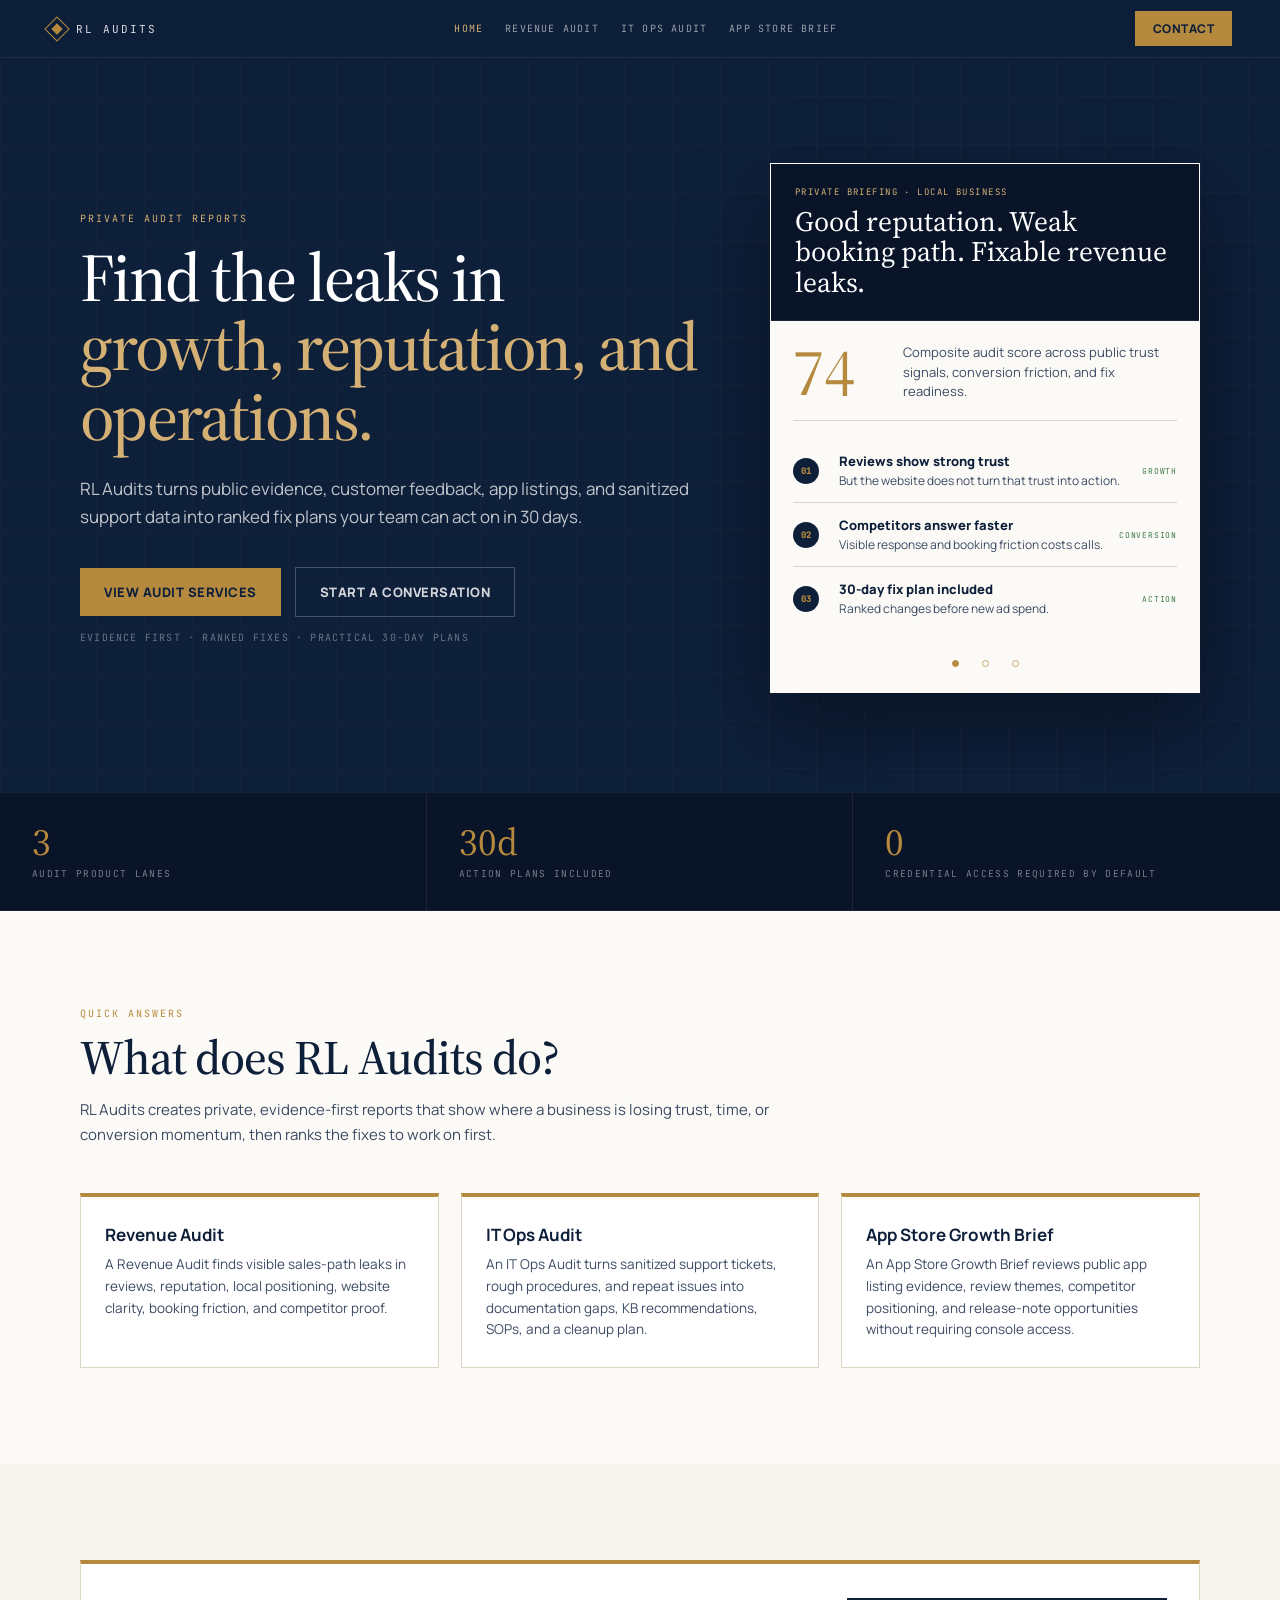
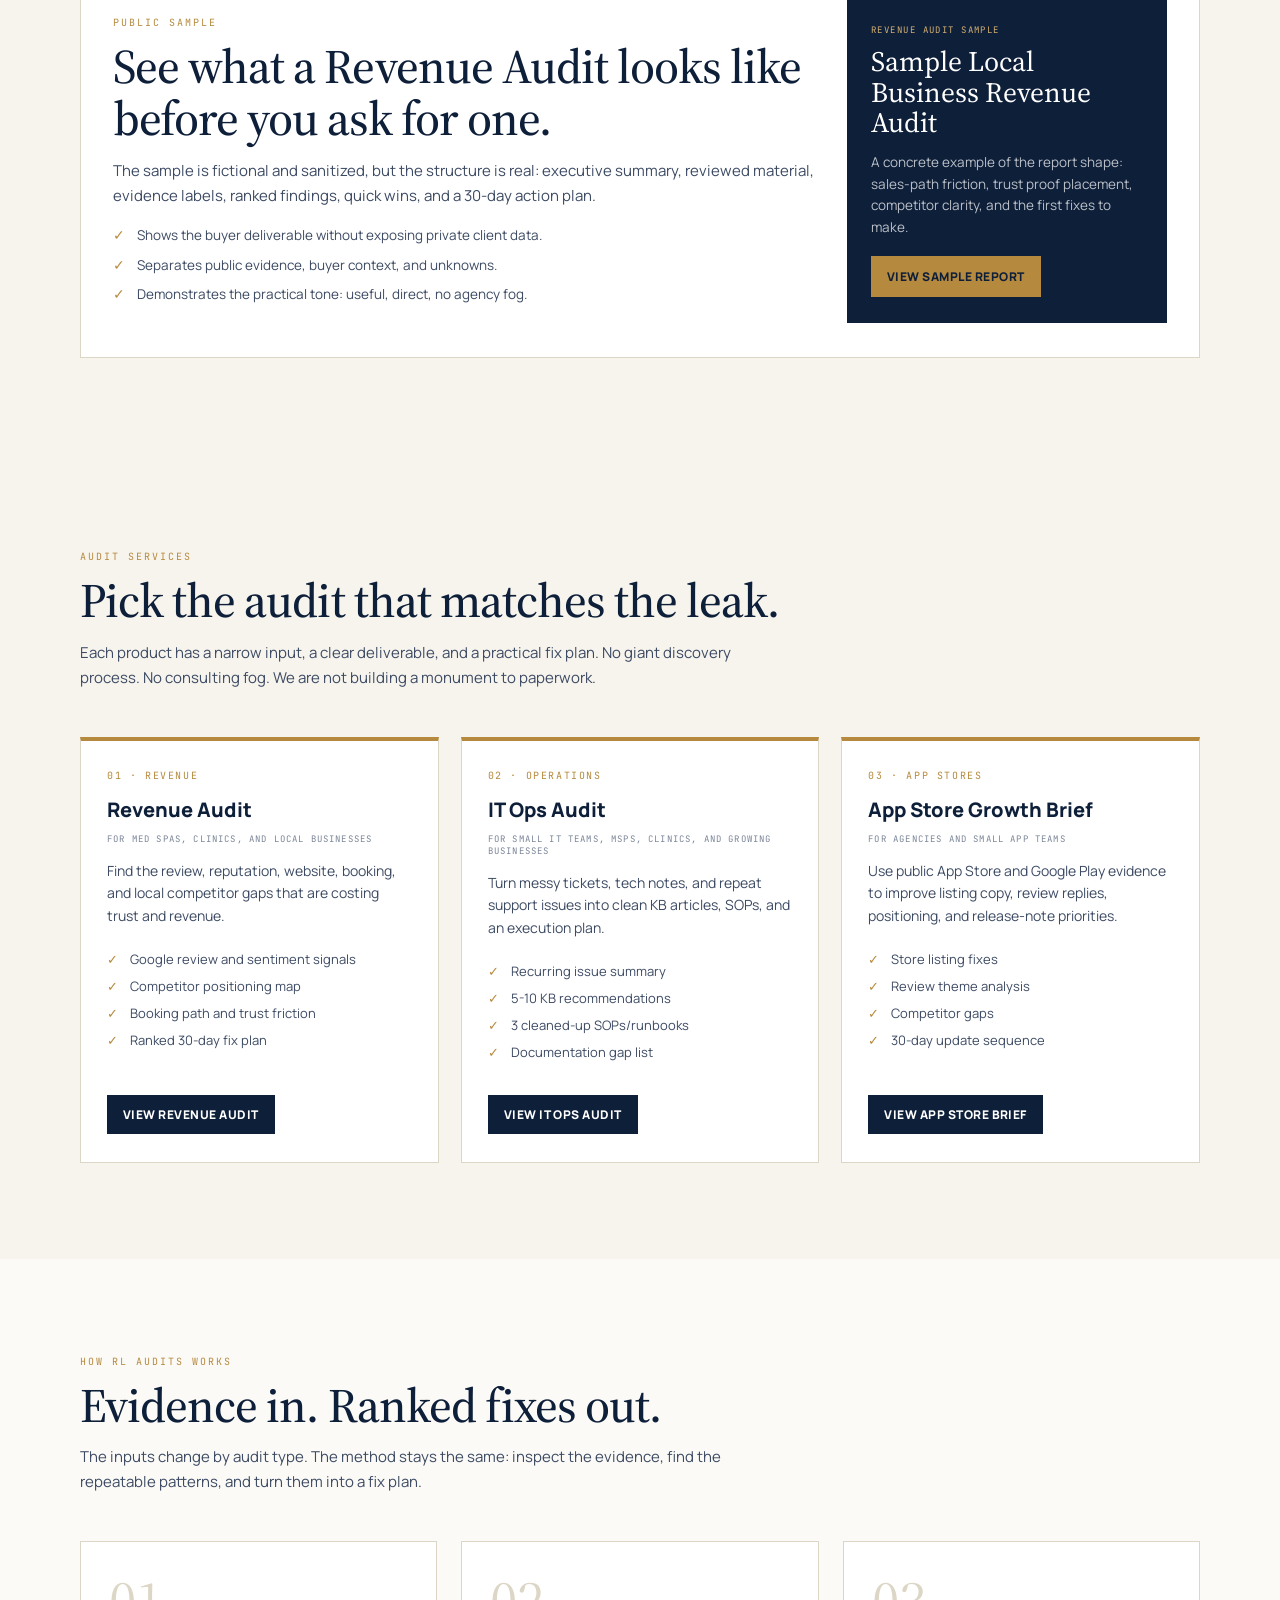
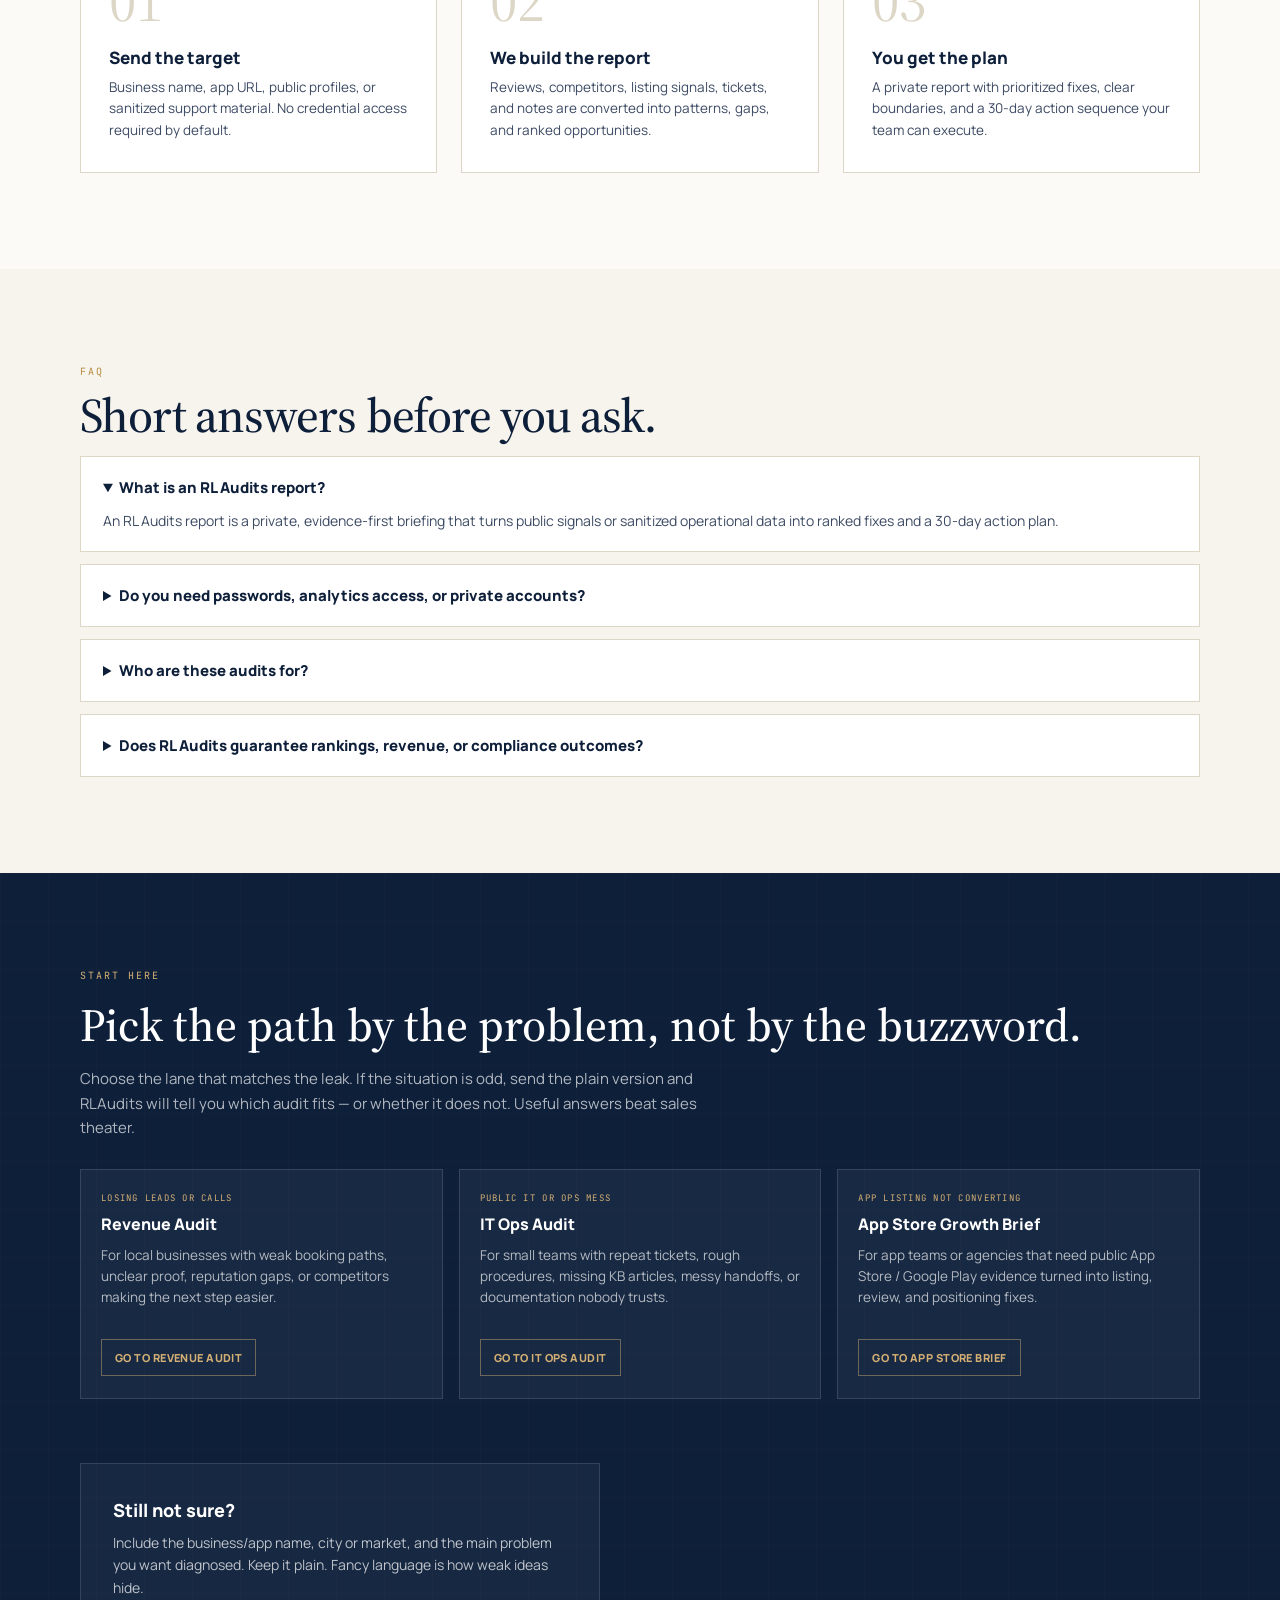
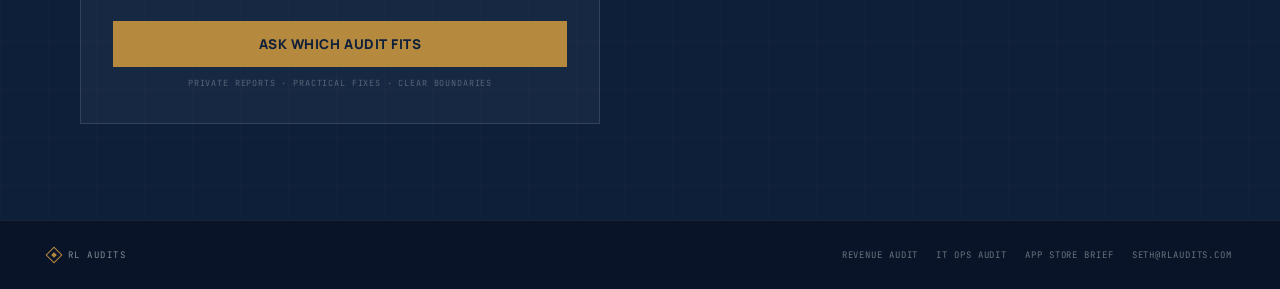
<file: index.html>
<!DOCTYPE html>
<html lang="en">
<head>
<meta charset="UTF-8">
<meta name="viewport" content="width=device-width, initial-scale=1.0">
<title>RL Audits — Growth, Reputation, and Operations Audits</title>
<meta name="description" content="Private audit reports for growth, reputation, and operations. RL Audits turns evidence into ranked fix plans your team can act on in 30 days.">
<link rel="canonical" href="https://rlaudits.com/">
<meta property="og:type" content="website">
<meta property="og:title" content="RL Audits — Growth, Reputation, and Operations Audits">
<meta property="og:description" content="Private audit reports for growth, reputation, and operations. RL Audits turns evidence into ranked fix plans your team can act on in 30 days.">
<meta property="og:url" content="https://rlaudits.com/">
<meta name="twitter:card" content="summary">
<meta name="twitter:title" content="RL Audits — Growth, Reputation, and Operations Audits">
<meta name="twitter:description" content="Private audit reports for growth, reputation, and operations. RL Audits turns evidence into ranked fix plans your team can act on in 30 days.">
<link rel="preconnect" href="https://fonts.googleapis.com">
<link rel="preconnect" href="https://fonts.gstatic.com" crossorigin>
<link href="https://fonts.googleapis.com/css2?family=JetBrains+Mono:wght@400;500;600&family=Manrope:wght@400;500;600;700;800&family=Source+Serif+4:opsz,wght@8..60,400;8..60,500;8..60,600&display=swap" rel="stylesheet">
<style>
  *, *::before, *::after { box-sizing: border-box; margin: 0; padding: 0; }
  :root {
    --navy: #0E1F3A; --navy-deep: #091428;
    --gold: #B68A3E; --gold-soft: #D4B074;
    --paper: #FBFAF6; --cream: #F7F4ED; --rule: #DCD6C6;
    --ink: #0E1F3A; --ink2: #3C4A63; --ink3: #7B8597;
    --good: #3F7A4B; --warn: #A95E2B;
    --sans: "Manrope", -apple-system, sans-serif;
    --serif: "Source Serif 4", Georgia, serif;
    --mono: "JetBrains Mono", monospace;
  }
  html { scroll-behavior: smooth; }
  body { font-family: var(--sans); background: var(--paper); color: var(--ink); }
  a { color: inherit; text-decoration: none; }

  .site-nav {
    position: fixed; top: 0; left: 0; right: 0; z-index: 100;
    background: rgba(14,31,58,.96); backdrop-filter: blur(10px);
    border-bottom: 1px solid rgba(255,255,255,0.08);
    padding: 0 48px; min-height: 58px;
    display: flex; align-items: center; justify-content: space-between; gap: 24px;
  }
  .nav-brand { display: flex; align-items: center; gap: 10px; }
  .nav-gem { width: 18px; height: 18px; border: 1.5px solid var(--gold); transform: rotate(45deg); position: relative; flex-shrink: 0; }
  .nav-gem::after { content: ''; position: absolute; inset: 4px; background: var(--gold); }
  .nav-name { font-family: var(--mono); font-size: 11px; letter-spacing: 0.18em; text-transform: uppercase; color: rgba(255,255,255,0.85); }
  .nav-links { display: flex; align-items: center; gap: 22px; font-family: var(--mono); font-size: 10px; letter-spacing: .12em; text-transform: uppercase; color: rgba(255,255,255,.58); }
  .nav-links a:hover, .nav-links a.active { color: var(--gold-soft); }
  .nav-cta { display: inline-flex; align-items: center; padding: 9px 18px; background: var(--gold); color: var(--navy); font-size: 12px; font-weight: 800; letter-spacing: .04em; text-transform: uppercase; }
  .nav-cta:hover { background: var(--gold-soft); }

  .hero { background: var(--navy); color: #fff; padding: 148px 48px 84px; position: relative; overflow: hidden; min-height: 88vh; display: flex; align-items: center; }
  .hero-texture { position: absolute; inset: 0; pointer-events: none; background-image: linear-gradient(var(--gold) 1px, transparent 1px), linear-gradient(90deg, var(--gold) 1px, transparent 1px); background-size: 48px 48px; opacity: 0.04; }
  .hero-inner { position: relative; max-width: 1120px; margin: 0 auto; width: 100%; display: grid; grid-template-columns: 1fr 430px; gap: 64px; align-items: center; }
  .hero-eyebrow, .sec-eyebrow, .pricing-eyebrow { font-family: var(--mono); font-size: 10px; letter-spacing: 0.2em; text-transform: uppercase; color: var(--gold-soft); margin-bottom: 18px; }
  .hero-h1 { font-family: var(--serif); font-size: clamp(42px, 6vw, 68px); line-height: 1.02; font-weight: 500; letter-spacing: -0.03em; margin-bottom: 24px; max-width: 760px; }
  .hero-h1 em { font-style: normal; color: var(--gold-soft); }
  .hero-sub { font-size: 17px; line-height: 1.65; color: rgba(255,255,255,0.74); margin-bottom: 36px; max-width: 650px; }
  .hero-actions { display: flex; gap: 14px; flex-wrap: wrap; align-items: center; }
  .hero-cta, .hero-cta-secondary { display: inline-flex; align-items: center; padding: 15px 24px; font-size: 13px; font-weight: 800; letter-spacing: 0.04em; text-transform: uppercase; transition: background .15s, transform .15s; }
  .hero-cta { background: var(--gold); color: var(--navy); }
  .hero-cta-secondary { border: 1px solid rgba(255,255,255,.22); color: rgba(255,255,255,.82); }
  .hero-cta:hover, .hero-cta-secondary:hover { transform: translateY(-1px); }
  .hero-cta:hover { background: var(--gold-soft); }
  .hero-cta-note { margin-top: 14px; font-family: var(--mono); font-size: 10px; color: rgba(255,255,255,0.38); letter-spacing: .12em; text-transform: uppercase; }

  .brief-card { background: var(--paper); border: 1px solid rgba(255,255,255,0.12); box-shadow: 0 32px 80px rgba(0,0,0,0.4); overflow: hidden; }
  .brief-head { background: var(--navy-deep); padding: 22px 24px; border-bottom: 1px solid rgba(255,255,255,.08); }
  .brief-label { font-family: var(--mono); font-size: 9px; letter-spacing: .16em; text-transform: uppercase; color: var(--gold-soft); margin-bottom: 8px; }
  .brief-title { font-family: var(--serif); font-size: 28px; line-height: 1.1; color: #fff; }
  .brief-body { padding: 22px; color: var(--ink); }
  .brief-score { display: grid; grid-template-columns: 92px 1fr; gap: 18px; align-items: center; padding-bottom: 18px; border-bottom: 1px solid var(--rule); margin-bottom: 18px; }
  .score-num { font-family: var(--serif); font-size: 66px; color: var(--gold); line-height: .9; }
  .score-copy { font-size: 13px; line-height: 1.5; color: var(--ink2); }
  .finding { display: grid; grid-template-columns: 34px 1fr auto; gap: 12px; align-items: center; padding: 13px 0; border-bottom: 1px solid var(--rule); }
  .finding:last-child { border-bottom: 0; }
  .finding-num { width: 26px; height: 26px; border-radius: 50%; background: var(--navy); color: var(--gold); display: flex; align-items: center; justify-content: center; font-family: var(--mono); font-size: 9px; font-weight: 800; }
  .finding-title { font-weight: 800; font-size: 13px; }
  .finding-sub { font-size: 12px; color: var(--ink2); margin-top: 2px; }
  .finding-tag { font-family: var(--mono); font-size: 8px; letter-spacing: .1em; text-transform: uppercase; color: var(--good); white-space: nowrap; }
  .brief-card { transition: box-shadow .25s ease; }
  .brief-label, .brief-title, .score-num, .score-copy, .finding-title, .finding-sub, .finding-tag { transition: opacity .28s ease; }
  .brief-card.is-changing .brief-label,
  .brief-card.is-changing .brief-title,
  .brief-card.is-changing .score-num,
  .brief-card.is-changing .score-copy,
  .brief-card.is-changing .finding-title,
  .brief-card.is-changing .finding-sub,
  .brief-card.is-changing .finding-tag { opacity: 0; }
  .brief-dots { display: flex; justify-content: center; gap: 8px; padding: 0 0 18px; }
  .brief-dot { width: 22px; height: 22px; border: 0; background: transparent; opacity: .7; cursor: pointer; display: grid; place-items: center; padding: 0; }
  .brief-dot::before { content: ''; width: 7px; height: 7px; border-radius: 999px; border: 1px solid var(--gold); background: transparent; transition: background .28s ease, opacity .28s ease, transform .18s ease; }
  .brief-dot:hover::before, .brief-dot:focus-visible::before { transform: scale(1.25); }
  .brief-dot:focus-visible { outline: 1px solid var(--gold-soft); outline-offset: 2px; }
  .brief-dot.is-active { opacity: 1; }
  .brief-dot.is-active::before { background: var(--gold); }
  @media (prefers-reduced-motion: reduce) { .brief-label, .brief-title, .score-num, .score-copy, .finding-title, .finding-sub, .finding-tag, .brief-dot::before { transition: none; } }

  .stats-strip { background: var(--navy-deep); border-top: 1px solid rgba(255,255,255,.06); border-bottom: 1px solid rgba(255,255,255,.06); display: grid; grid-template-columns: repeat(3,1fr); }
  .stat-cell { padding: 30px 32px; border-right: 1px solid rgba(255,255,255,.08); }
  .stat-cell:last-child { border-right: 0; }
  .stat-val { font-family: var(--serif); font-size: 38px; color: var(--gold); line-height: 1; margin-bottom: 6px; }
  .stat-lbl { font-family: var(--mono); font-size: 9.5px; letter-spacing: .14em; text-transform: uppercase; color: rgba(255,255,255,.45); }

  .section { padding: 96px 48px; }
  .cream { background: var(--cream); }
  .paper { background: var(--paper); }
  .sec-inner { max-width: 1120px; margin: 0 auto; }
  .sec-eyebrow { color: var(--gold); margin-bottom: 12px; }
  .sec-h2 { font-family: var(--serif); font-size: clamp(34px, 4vw, 48px); line-height: 1.08; font-weight: 500; letter-spacing: -.02em; margin-bottom: 14px; }
  .sec-sub { font-size: 15px; color: var(--ink2); line-height: 1.65; max-width: 700px; margin-bottom: 46px; }
  .services-grid { display: grid; grid-template-columns: repeat(3,1fr); gap: 22px; }
  .service-card { background: #fff; border: 1px solid var(--rule); border-top: 4px solid var(--gold); padding: 28px 26px; display: flex; flex-direction: column; min-height: 360px; }
  .service-num { font-family: var(--mono); font-size: 10px; color: var(--gold); letter-spacing: .16em; text-transform: uppercase; margin-bottom: 14px; }
  .service-title { font-size: 20px; font-weight: 800; margin-bottom: 10px; color: var(--ink); }
  .service-for { font-family: var(--mono); font-size: 9px; letter-spacing: .13em; text-transform: uppercase; color: var(--ink3); margin-bottom: 15px; }
  .service-body { font-size: 14px; line-height: 1.62; color: var(--ink2); margin-bottom: 22px; }
  .service-list { list-style: none; margin-bottom: 24px; }
  .service-list li { display: grid; grid-template-columns: 15px 1fr; gap: 8px; font-size: 13px; color: var(--ink2); line-height: 1.4; margin-bottom: 9px; }
  .service-list li span:first-child { color: var(--gold); }
  .service-cta { margin-top: auto; display: inline-flex; width: fit-content; padding: 11px 16px; background: var(--navy); color: #fff; font-size: 12px; font-weight: 800; letter-spacing: .04em; text-transform: uppercase; }
  .service-cta:hover { background: var(--navy-deep); }

  .proof-panel { background: #fff; border: 1px solid var(--rule); border-top: 4px solid var(--gold); display: grid; grid-template-columns: 1fr 320px; gap: 28px; align-items: center; padding: 34px 32px; }
  .proof-copy p { color: var(--ink2); font-size: 15px; line-height: 1.65; margin-top: 8px; }
  .proof-points { list-style: none; display: grid; gap: 10px; margin-top: 18px; }
  .proof-points li { display: grid; grid-template-columns: 16px 1fr; gap: 8px; color: var(--ink2); font-size: 13.5px; line-height: 1.45; }
  .proof-points li span:first-child { color: var(--gold); }
  .proof-box { background: var(--navy); color: #fff; padding: 26px 24px; }
  .proof-box-label { font-family: var(--mono); font-size: 9px; letter-spacing: .16em; text-transform: uppercase; color: var(--gold-soft); margin-bottom: 10px; }
  .proof-box-title { font-family: var(--serif); font-size: 28px; line-height: 1.1; margin-bottom: 14px; }
  .proof-box p { color: rgba(255,255,255,.72); font-size: 13.5px; line-height: 1.6; margin-bottom: 18px; }
  .proof-cta { display: inline-flex; padding: 12px 16px; background: var(--gold); color: var(--navy); font-size: 12px; font-weight: 800; letter-spacing: .04em; text-transform: uppercase; }

  .process-grid { display: grid; grid-template-columns: repeat(3,1fr); gap: 24px; }
  .step-card { background: #fff; border: 1px solid var(--rule); padding: 30px 28px; }
  .step-num { font-family: var(--serif); font-size: 58px; color: var(--rule); line-height: 1; margin-bottom: 16px; }
  .step-title { font-size: 17px; font-weight: 800; margin-bottom: 8px; }
  .step-body { font-size: 13.5px; color: var(--ink2); line-height: 1.6; }

  .pricing-section { padding: 96px 48px; background: var(--navy); color: #fff; position: relative; overflow: hidden; }
  .pricing-texture { position: absolute; inset: 0; background-image: linear-gradient(var(--gold) 1px, transparent 1px), linear-gradient(90deg, var(--gold) 1px, transparent 1px); background-size: 48px 48px; opacity: .03; pointer-events: none; }
  .pricing-inner { position: relative; max-width: 1120px; margin: 0 auto; display: grid; grid-template-columns: 1fr 420px; gap: 64px; align-items: center; }
  #start-here .pricing-inner { grid-template-columns: 1fr; }
  #start-here .contact-card { max-width: 520px; }
  .pricing-h2 { font-family: var(--serif); font-size: clamp(34px, 4vw, 46px); line-height: 1.1; font-weight: 500; margin-bottom: 16px; }
  .pricing-sub { font-size: 15px; color: rgba(255,255,255,.68); line-height: 1.65; max-width: 620px; }
  .contact-card { background: rgba(255,255,255,.04); border: 1px solid rgba(255,255,255,.12); padding: 34px 32px; }
  .contact-title { font-size: 18px; font-weight: 800; margin-bottom: 10px; }
  .contact-copy { font-size: 14px; line-height: 1.6; color: rgba(255,255,255,.72); margin-bottom: 22px; }
  .route-grid { display: grid; grid-template-columns: repeat(3,1fr); gap: 16px; margin-top: 28px; }
  .route-card { background: rgba(255,255,255,.045); border: 1px solid rgba(255,255,255,.13); padding: 22px 20px; display: flex; flex-direction: column; min-height: 230px; }
  .route-label { font-family: var(--mono); font-size: 9px; color: var(--gold-soft); letter-spacing: .14em; text-transform: uppercase; margin-bottom: 10px; }
  .route-title { color: #fff; font-size: 16px; font-weight: 800; line-height: 1.3; margin-bottom: 10px; }
  .route-copy { color: rgba(255,255,255,.68); font-size: 13.5px; line-height: 1.55; margin-bottom: 18px; }
  .route-link { margin-top: auto; display: inline-flex; width: fit-content; padding: 10px 13px; border: 1px solid rgba(212,176,116,.45); color: var(--gold-soft); font-size: 11px; font-weight: 800; letter-spacing: .04em; text-transform: uppercase; }
  .route-link:hover { background: rgba(212,176,116,.12); }
  .pricing-cta { display: block; text-align: center; padding: 14px 24px; background: var(--gold); color: var(--navy); font-size: 13.5px; font-weight: 800; letter-spacing: .04em; text-transform: uppercase; }
  .pricing-note { font-family: var(--mono); font-size: 8.5px; letter-spacing: .1em; text-transform: uppercase; color: rgba(255,255,255,.28); text-align: center; margin-top: 10px; }

  .site-footer { background: var(--navy-deep); padding: 28px 48px; display: flex; justify-content: space-between; align-items: center; border-top: 1px solid rgba(255,255,255,.06); gap: 24px; }
  .footer-brand { display: flex; align-items: center; gap: 8px; }
  .footer-gem { width: 12px; height: 12px; border: 1px solid var(--gold); transform: rotate(45deg); position: relative; flex-shrink: 0; }
  .footer-gem::after { content: ''; position: absolute; inset: 3px; background: var(--gold); }
  .footer-name { font-family: var(--mono); font-size: 9px; letter-spacing: .16em; text-transform: uppercase; color: rgba(255,255,255,.5); }
  .footer-links { display: flex; align-items: center; gap: 18px; flex-wrap: wrap; justify-content: flex-end; font-family: var(--mono); font-size: 9px; letter-spacing: .1em; text-transform: uppercase; }
  .footer-links a { color: rgba(255,255,255,.4); }
  .footer-links a:hover { color: var(--gold-soft); }


  .answer-grid { display: grid; grid-template-columns: repeat(3,1fr); gap: 22px; }
  .answer-card { background: #fff; border: 1px solid var(--rule); border-top: 4px solid var(--gold); padding: 26px 24px; }
  .answer-card h3 { font-size: 17px; margin-bottom: 8px; }
  .answer-card p { font-size: 13.5px; color: var(--ink2); line-height: 1.6; }
  .faq { display: grid; gap: 12px; }
  details { background: #fff; border: 1px solid var(--rule); padding: 20px 22px; }
  summary { cursor: pointer; font-weight: 800; font-size: 15px; }
  details p { margin-top: 12px; color: var(--ink2); line-height: 1.55; font-size: 14px; }

  @media (max-width: 980px) {
    .site-nav { position: static; padding: 16px 24px; flex-direction: column; align-items: flex-start; }
    .nav-links { flex-wrap: wrap; gap: 14px; }
    .hero-inner, .pricing-inner, .proof-panel { grid-template-columns: 1fr; }
    .services-grid, .process-grid, .stats-strip, .answer-grid, .route-grid { grid-template-columns: 1fr; }
    .brief-card { max-width: 520px; }
    .hero, .section, .pricing-section, .site-footer { padding-left: 24px; padding-right: 24px; }
    .hero { padding-top: 72px; min-height: auto; }
    .site-footer { flex-direction: column; align-items: flex-start; }
  }
</style>
<script type="application/ld+json">
{
  "@context": "https://schema.org",
  "@graph": [
    {
      "@type": [
        "Organization",
        "ProfessionalService"
      ],
      "@id": "https://rlaudits.com/#organization",
      "name": "RL Audits",
      "url": "https://rlaudits.com/",
      "email": "seth@rlaudits.com",
      "areaServed": [
        "Chattanooga, TN",
        "United States"
      ],
      "description": "RL Audits creates private, evidence-first audit reports for revenue leaks, IT operations cleanup, and app store growth briefs.",
      "sameAs": []
    },
    {
      "@type": "WebSite",
      "@id": "https://rlaudits.com/#website",
      "name": "RL Audits",
      "url": "https://rlaudits.com/"
    },
    {
      "@type": "BreadcrumbList",
      "@id": "https://rlaudits.com/#breadcrumb",
      "itemListElement": [
        {
          "@type": "ListItem",
          "position": 1,
          "name": "Home",
          "item": "https://rlaudits.com/"
        }
      ]
    },
    {
      "@type": "FAQPage",
      "@id": "https://rlaudits.com/#faq",
      "mainEntity": [
        {
          "@type": "Question",
          "name": "What is an RL Audits report?",
          "acceptedAnswer": {
            "@type": "Answer",
            "text": "An RL Audits report is a private, evidence-first briefing that turns public signals or sanitized operational data into ranked fixes and a 30-day action plan."
          }
        },
        {
          "@type": "Question",
          "name": "Do you need passwords, analytics access, or private accounts?",
          "acceptedAnswer": {
            "@type": "Answer",
            "text": "No by default. Standard audits use public evidence or sanitized material. If deeper access is ever useful, RLAudits discusses a safer process separately."
          }
        },
        {
          "@type": "Question",
          "name": "Who are these audits for?",
          "acceptedAnswer": {
            "@type": "Answer",
            "text": "They are for small local businesses, small IT teams, MSPs, clinics, agencies, and small app teams that need specific fixes instead of vague consulting advice."
          }
        },
        {
          "@type": "Question",
          "name": "Does RL Audits guarantee rankings, revenue, or compliance outcomes?",
          "acceptedAnswer": {
            "@type": "Answer",
            "text": "No. The work identifies evidence-backed issues and practical next steps. Rankings, revenue, ratings, legal compliance, and security outcomes are not guaranteed."
          }
        }
      ]
    }
  ]
}
</script>
</head>
<body data-track-service="Home">
<nav class="site-nav">
  <a href="/" class="nav-brand">
    <div class="nav-gem"></div>
    <span class="nav-name">RL Audits</span>
  </a>
  <div class="nav-links">
    <a class="active" href="/">Home</a>
    <a href="/revenue-audit/">Revenue Audit</a>
    <a href="/it-ops-audit/">IT Ops Audit</a>
    <a href="/app-store-growth-brief/">App Store Brief</a>
  </div>
  <a href="/contact/?subject=RL%20Audits%20Inquiry" class="nav-cta">Contact</a>
</nav>

<section class="hero">
  <div class="hero-texture"></div>
  <div class="hero-inner">
    <div>
      <div class="hero-eyebrow">Private audit reports</div>
      <h1 class="hero-h1">Find the leaks in <em>growth, reputation, and operations.</em></h1>
      <p class="hero-sub">RL Audits turns public evidence, customer feedback, app listings, and sanitized support data into ranked fix plans your team can act on in 30 days.</p>
      <div class="hero-actions">
        <a href="#services" class="hero-cta">View audit services</a>
        <a href="/contact/?subject=RL%20Audits%20Inquiry" class="hero-cta-secondary">Start a conversation</a>
      </div>
      <div class="hero-cta-note">Evidence first · Ranked fixes · Practical 30-day plans</div>
    </div>
    <div class="brief-card" id="rotating-brief-card" aria-label="RL Audits rotating sample briefing card">
      <div class="brief-head">
        <div class="brief-label" id="brief-label">Private briefing · Local business</div>
        <div class="brief-title" id="brief-title">Good reputation. Weak booking path. Fixable revenue leaks.</div>
      </div>
      <div class="brief-body">
        <div class="brief-score">
          <div class="score-num" id="brief-score">74</div>
          <div class="score-copy" id="brief-score-copy">Composite audit score across public trust signals, conversion friction, and fix readiness.</div>
        </div>
        <div class="finding">
          <div class="finding-num">01</div>
          <div><div class="finding-title" id="brief-finding-1-title">Reviews show strong trust</div><div class="finding-sub" id="brief-finding-1-sub">But the website does not turn that trust into action.</div></div>
          <div class="finding-tag" id="brief-finding-1-tag">Growth</div>
        </div>
        <div class="finding">
          <div class="finding-num">02</div>
          <div><div class="finding-title" id="brief-finding-2-title">Competitors answer faster</div><div class="finding-sub" id="brief-finding-2-sub">Visible response and booking friction costs calls.</div></div>
          <div class="finding-tag" id="brief-finding-2-tag">Conversion</div>
        </div>
        <div class="finding">
          <div class="finding-num">03</div>
          <div><div class="finding-title" id="brief-finding-3-title">30-day fix plan included</div><div class="finding-sub" id="brief-finding-3-sub">Ranked changes before new ad spend.</div></div>
          <div class="finding-tag" id="brief-finding-3-tag">Action</div>
        </div>
      </div>
      <div class="brief-dots" aria-label="Choose sample briefing">
        <button class="brief-dot is-active" type="button" data-brief-index="0" aria-label="Show local business revenue example" aria-current="true"></button>
        <button class="brief-dot" type="button" data-brief-index="1" aria-label="Show IT operations example" aria-current="false"></button>
        <button class="brief-dot" type="button" data-brief-index="2" aria-label="Show app store growth example" aria-current="false"></button>
      </div>
    </div>
  </div>
</section>

<div class="stats-strip">
  <div class="stat-cell"><div class="stat-val">3</div><div class="stat-lbl">Audit product lanes</div></div>
  <div class="stat-cell"><div class="stat-val">30d</div><div class="stat-lbl">Action plans included</div></div>
  <div class="stat-cell"><div class="stat-val">0</div><div class="stat-lbl">Credential access required by default</div></div>
</div>

<section class="section paper" id="answers">
  <div class="sec-inner">
    <div class="sec-eyebrow">Quick answers</div>
    <h2 class="sec-h2">What does RL Audits do?</h2>
    <p class="sec-sub">RL Audits creates private, evidence-first reports that show where a business is losing trust, time, or conversion momentum, then ranks the fixes to work on first.</p>
    <div class="answer-grid">
      <article class="answer-card"><h3>Revenue Audit</h3><p>A Revenue Audit finds visible sales-path leaks in reviews, reputation, local positioning, website clarity, booking friction, and competitor proof.</p></article>
      <article class="answer-card"><h3>IT Ops Audit</h3><p>An IT Ops Audit turns sanitized support tickets, rough procedures, and repeat issues into documentation gaps, KB recommendations, SOPs, and a cleanup plan.</p></article>
      <article class="answer-card"><h3>App Store Growth Brief</h3><p>An App Store Growth Brief reviews public app listing evidence, review themes, competitor positioning, and release-note opportunities without requiring console access.</p></article>
    </div>
  </div>
</section>

<section class="section cream" id="sample-proof">
  <div class="sec-inner">
    <div class="proof-panel">
      <div class="proof-copy">
        <div class="sec-eyebrow">Public sample</div>
        <h2 class="sec-h2">See what a Revenue Audit looks like before you ask for one.</h2>
        <p>The sample is fictional and sanitized, but the structure is real: executive summary, reviewed material, evidence labels, ranked findings, quick wins, and a 30-day action plan.</p>
        <ul class="proof-points">
          <li><span>✓</span><span>Shows the buyer deliverable without exposing private client data.</span></li>
          <li><span>✓</span><span>Separates public evidence, buyer context, and unknowns.</span></li>
          <li><span>✓</span><span>Demonstrates the practical tone: useful, direct, no agency fog.</span></li>
        </ul>
      </div>
      <aside class="proof-box" aria-label="Revenue Audit sample report">
        <div class="proof-box-label">Revenue Audit sample</div>
        <div class="proof-box-title">Sample Local Business Revenue Audit</div>
        <p>A concrete example of the report shape: sales-path friction, trust proof placement, competitor clarity, and the first fixes to make.</p>
        <a class="proof-cta" href="/revenue-audit/sample.html">View sample report</a>
      </aside>
    </div>
  </div>
</section>

<section class="section cream" id="services">
  <div class="sec-inner">
    <div class="sec-eyebrow">Audit services</div>
    <h2 class="sec-h2">Pick the audit that matches the leak.</h2>
    <p class="sec-sub">Each product has a narrow input, a clear deliverable, and a practical fix plan. No giant discovery process. No consulting fog. We are not building a monument to paperwork.</p>
    <div class="services-grid">
      <article class="service-card">
        <div class="service-num">01 · Revenue</div>
        <h3 class="service-title">Revenue Audit</h3>
        <div class="service-for">For med spas, clinics, and local businesses</div>
        <p class="service-body">Find the review, reputation, website, booking, and local competitor gaps that are costing trust and revenue.</p>
        <ul class="service-list">
          <li><span>✓</span><span>Google review and sentiment signals</span></li>
          <li><span>✓</span><span>Competitor positioning map</span></li>
          <li><span>✓</span><span>Booking path and trust friction</span></li>
          <li><span>✓</span><span>Ranked 30-day fix plan</span></li>
        </ul>
        <a class="service-cta" href="/revenue-audit/">View Revenue Audit</a>
      </article>

      <article class="service-card">
        <div class="service-num">02 · Operations</div>
        <h3 class="service-title">IT Ops Audit</h3>
        <div class="service-for">For small IT teams, MSPs, clinics, and growing businesses</div>
        <p class="service-body">Turn messy tickets, tech notes, and repeat support issues into clean KB articles, SOPs, and an execution plan.</p>
        <ul class="service-list">
          <li><span>✓</span><span>Recurring issue summary</span></li>
          <li><span>✓</span><span>5-10 KB recommendations</span></li>
          <li><span>✓</span><span>3 cleaned-up SOPs/runbooks</span></li>
          <li><span>✓</span><span>Documentation gap list</span></li>
        </ul>
        <a class="service-cta" href="/it-ops-audit/">View IT Ops Audit</a>
      </article>

      <article class="service-card">
        <div class="service-num">03 · App stores</div>
        <h3 class="service-title">App Store Growth Brief</h3>
        <div class="service-for">For agencies and small app teams</div>
        <p class="service-body">Use public App Store and Google Play evidence to improve listing copy, review replies, positioning, and release-note priorities.</p>
        <ul class="service-list">
          <li><span>✓</span><span>Store listing fixes</span></li>
          <li><span>✓</span><span>Review theme analysis</span></li>
          <li><span>✓</span><span>Competitor gaps</span></li>
          <li><span>✓</span><span>30-day update sequence</span></li>
        </ul>
        <a class="service-cta" href="/app-store-growth-brief/">View App Store Brief</a>
      </article>
    </div>
  </div>
</section>

<section class="section paper">
  <div class="sec-inner">
    <div class="sec-eyebrow">How RL Audits works</div>
    <h2 class="sec-h2">Evidence in. Ranked fixes out.</h2>
    <p class="sec-sub">The inputs change by audit type. The method stays the same: inspect the evidence, find the repeatable patterns, and turn them into a fix plan.</p>
    <div class="process-grid">
      <div class="step-card"><div class="step-num">01</div><div class="step-title">Send the target</div><div class="step-body">Business name, app URL, public profiles, or sanitized support material. No credential access required by default.</div></div>
      <div class="step-card"><div class="step-num">02</div><div class="step-title">We build the report</div><div class="step-body">Reviews, competitors, listing signals, tickets, and notes are converted into patterns, gaps, and ranked opportunities.</div></div>
      <div class="step-card"><div class="step-num">03</div><div class="step-title">You get the plan</div><div class="step-body">A private report with prioritized fixes, clear boundaries, and a 30-day action sequence your team can execute.</div></div>
    </div>
  </div>
</section>

<section class="section cream" id="faq">
  <div class="sec-inner">
    <div class="sec-eyebrow">FAQ</div>
    <h2 class="sec-h2">Short answers before you ask.</h2>
    <div class="faq">
      <details open><summary>What is an RL Audits report?</summary><p>An RL Audits report is a private, evidence-first briefing that turns public signals or sanitized operational data into ranked fixes and a 30-day action plan.</p></details>
      <details><summary>Do you need passwords, analytics access, or private accounts?</summary><p>No by default. Standard audits use public evidence or sanitized material. If deeper access is ever useful, RLAudits discusses a safer process separately.</p></details>
      <details><summary>Who are these audits for?</summary><p>They are for small local businesses, small IT teams, MSPs, clinics, agencies, and small app teams that need specific fixes instead of vague consulting advice.</p></details>
      <details><summary>Does RL Audits guarantee rankings, revenue, or compliance outcomes?</summary><p>No. The work identifies evidence-backed issues and practical next steps. Rankings, revenue, ratings, legal compliance, and security outcomes are not guaranteed.</p></details>
    </div>
  </div>
</section>

<section class="pricing-section" id="start-here">
  <div class="pricing-texture"></div>
  <div class="pricing-inner">
    <div>
      <div class="pricing-eyebrow">Start here</div>
      <h2 class="pricing-h2">Pick the path by the problem, not by the buzzword.</h2>
      <p class="pricing-sub">Choose the lane that matches the leak. If the situation is odd, send the plain version and RLAudits will tell you which audit fits — or whether it does not. Useful answers beat sales theater.</p>
      <div class="route-grid" aria-label="Choose the right RLAudits service">
        <article class="route-card">
          <div class="route-label">Losing leads or calls</div>
          <h3 class="route-title">Revenue Audit</h3>
          <p class="route-copy">For local businesses with weak booking paths, unclear proof, reputation gaps, or competitors making the next step easier.</p>
          <a class="route-link" href="/revenue-audit/">Go to Revenue Audit</a>
        </article>
        <article class="route-card">
          <div class="route-label">Public IT or ops mess</div>
          <h3 class="route-title">IT Ops Audit</h3>
          <p class="route-copy">For small teams with repeat tickets, rough procedures, missing KB articles, messy handoffs, or documentation nobody trusts.</p>
          <a class="route-link" href="/it-ops-audit/">Go to IT Ops Audit</a>
        </article>
        <article class="route-card">
          <div class="route-label">App listing not converting</div>
          <h3 class="route-title">App Store Growth Brief</h3>
          <p class="route-copy">For app teams or agencies that need public App Store / Google Play evidence turned into listing, review, and positioning fixes.</p>
          <a class="route-link" href="/app-store-growth-brief/">Go to App Store Brief</a>
        </article>
      </div>
    </div>
    <div class="contact-card">
      <div class="contact-title">Still not sure?</div>
      <p class="contact-copy">Include the business/app name, city or market, and the main problem you want diagnosed. Keep it plain. Fancy language is how weak ideas hide.</p>
      <a href="/contact/?subject=RL%20Audits%20Inquiry" class="pricing-cta">Ask which audit fits</a>
      <div class="pricing-note">Private reports · Practical fixes · Clear boundaries</div>
    </div>
  </div>
</section>

<footer class="site-footer">
  <div class="footer-brand"><div class="footer-gem"></div><span class="footer-name">RL Audits</span></div>
  <div class="footer-links">
    <a href="/revenue-audit/">Revenue Audit</a>
    <a href="/it-ops-audit/">IT Ops Audit</a>
    <a href="/app-store-growth-brief/">App Store Brief</a>
    <a href="/contact/">seth@rlaudits.com</a>
  </div>
</footer>
<script>
(function () {
  const examples = [
    {
      label: 'Private briefing · Local business',
      title: 'Good reputation. Weak booking path. Fixable revenue leaks.',
      score: '74',
      scoreCopy: 'Composite audit score across public trust signals, conversion friction, and fix readiness.',
      findings: [
        ['Reviews show strong trust', 'But the website does not turn that trust into action.', 'Growth'],
        ['Competitors answer faster', 'Visible response and booking friction costs calls.', 'Conversion'],
        ['30-day fix plan included', 'Ranked changes before new ad spend.', 'Action']
      ]
    },
    {
      label: 'Private briefing · IT team',
      title: 'Repeat tickets. Missing runbooks. Cleaner operations ahead.',
      score: '68',
      scoreCopy: 'Composite audit score across repeat issues, documentation gaps, and cleanup priority.',
      findings: [
        ['Repeat issues are visible', 'Technicians are solving the same problems twice.', 'Ops'],
        ['KB gaps slow resolution', 'Documentation needs owner, steps, and verification.', 'Docs'],
        ['First fixes are obvious', 'Start with the highest-repeat workflows.', 'Action']
      ]
    },
    {
      label: 'Private briefing · App listing',
      title: 'Strong product. Weak store page. Better screenshots and proof.',
      score: '71',
      scoreCopy: 'Composite audit score across listing clarity, review friction, and public proof.',
      findings: [
        ['Screenshots bury the value', 'Users need the promise faster.', 'Listing'],
        ['Reviews reveal objections', 'Common complaints are not answered in the page.', 'Trust'],
        ['Fix order included', 'Copy, visuals, proof, then experiments.', 'Action']
      ]
    }
  ];

  const card = document.getElementById('rotating-brief-card');
  if (!card) return;

  const reduceMotion = window.matchMedia('(prefers-reduced-motion: reduce)').matches;

  const fields = {
    label: document.getElementById('brief-label'),
    title: document.getElementById('brief-title'),
    score: document.getElementById('brief-score'),
    scoreCopy: document.getElementById('brief-score-copy'),
    dots: Array.from(document.querySelectorAll('.brief-dot'))
  };
  const findingFields = [1, 2, 3].map((n) => ({
    title: document.getElementById(`brief-finding-${n}-title`),
    sub: document.getElementById(`brief-finding-${n}-sub`),
    tag: document.getElementById(`brief-finding-${n}-tag`)
  }));

  let index = 0;
  let paused = false;

  function applyExample(nextIndex) {
    const example = examples[nextIndex];
    fields.label.textContent = example.label;
    fields.title.textContent = example.title;
    fields.score.textContent = example.score;
    fields.scoreCopy.textContent = example.scoreCopy;
    example.findings.forEach((finding, i) => {
      findingFields[i].title.textContent = finding[0];
      findingFields[i].sub.textContent = finding[1];
      findingFields[i].tag.textContent = finding[2];
    });
    fields.dots.forEach((dot, i) => {
      const active = i === nextIndex;
      dot.classList.toggle('is-active', active);
      dot.setAttribute('aria-current', active ? 'true' : 'false');
    });
  }

  function render(nextIndex, instant) {
    if (nextIndex === index && !instant) return;
    index = nextIndex;
    if (instant || reduceMotion) {
      applyExample(nextIndex);
      return;
    }
    card.classList.add('is-changing');
    window.setTimeout(() => {
      applyExample(nextIndex);
      window.requestAnimationFrame(() => card.classList.remove('is-changing'));
    }, 285);
  }

  card.addEventListener('mouseenter', () => { paused = true; });
  card.addEventListener('mouseleave', () => { paused = false; });
  card.addEventListener('focusin', () => { paused = true; });
  card.addEventListener('focusout', () => { paused = false; });

  fields.dots.forEach((dot) => {
    dot.addEventListener('click', () => {
      const nextIndex = Number(dot.dataset.briefIndex);
      if (Number.isNaN(nextIndex)) return;
      paused = true;
      render(nextIndex);
    });
  });

  window.setInterval(() => {
    if (paused || document.hidden) return;
    render((index + 1) % examples.length);
  }, 6200);
}());
</script>
<script defer src="/assets/rlaudits-tracking.js"></script>
</body>
</html>
</file>
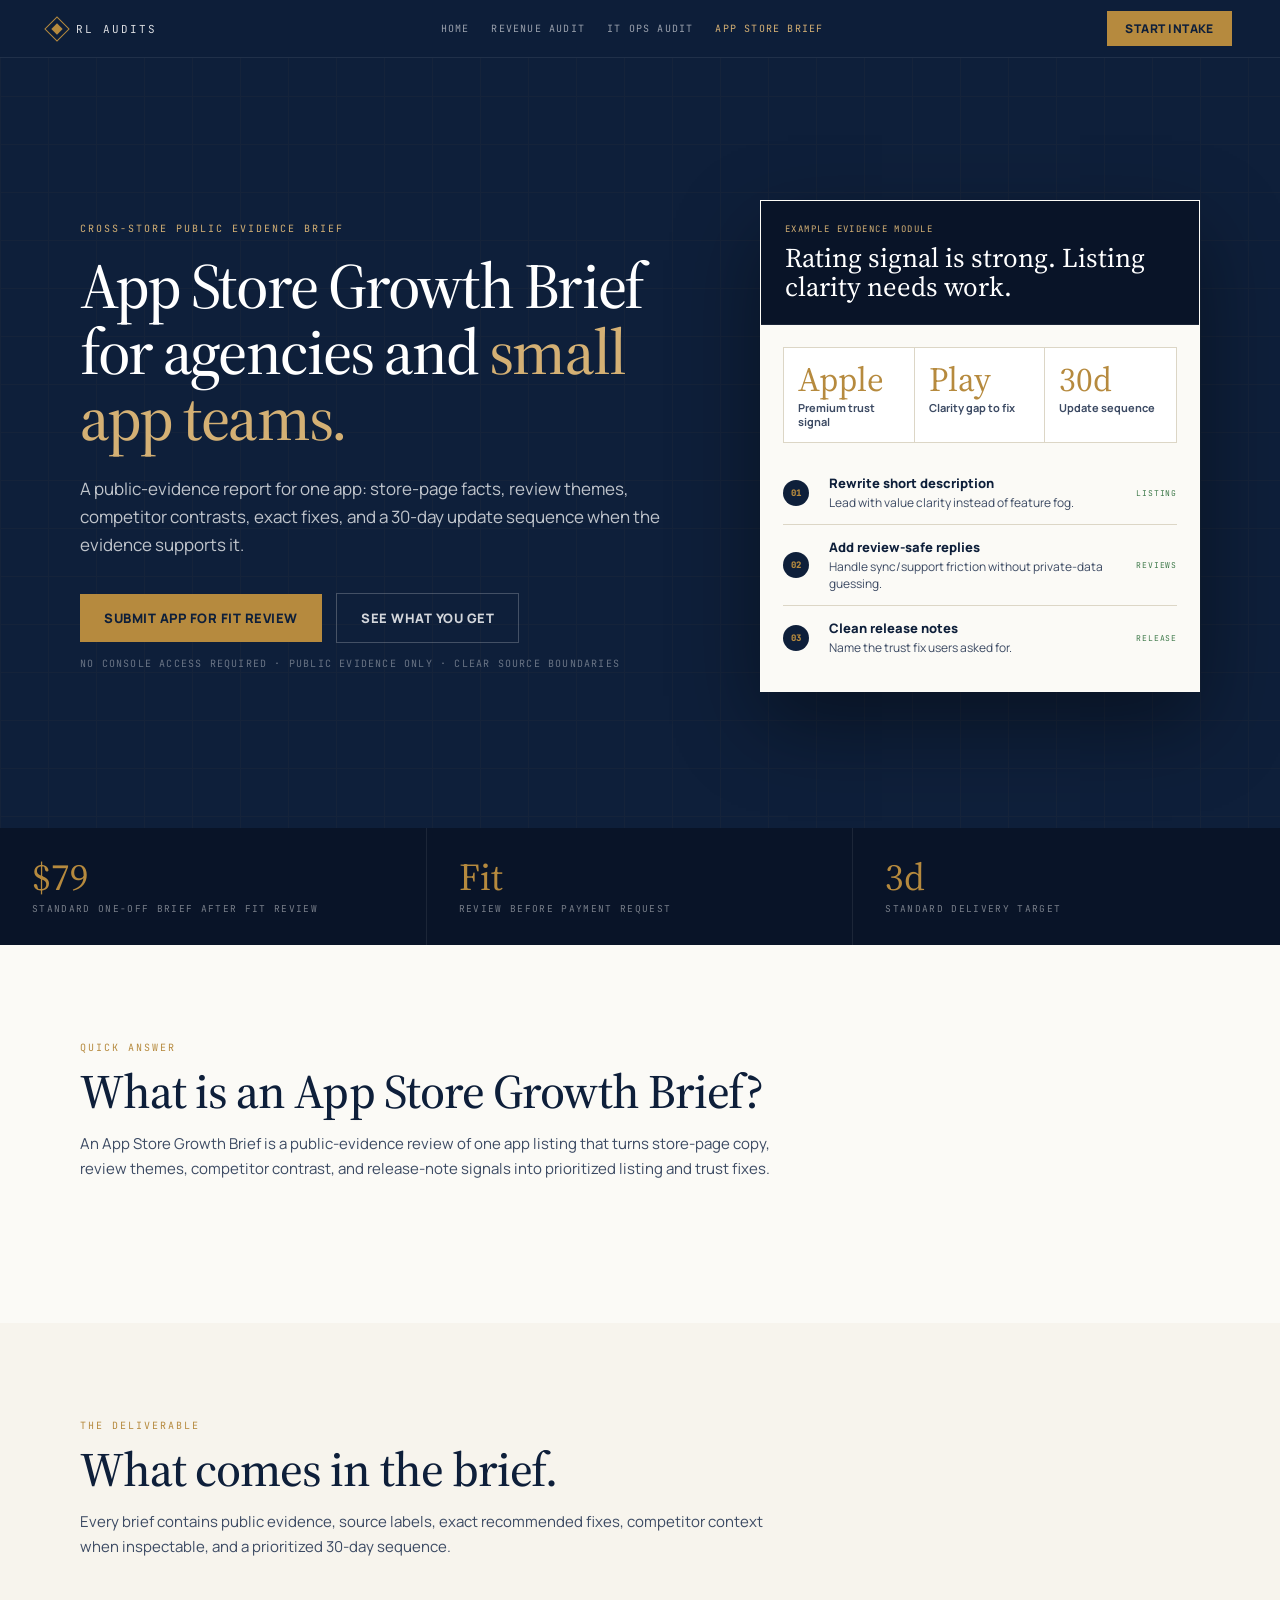
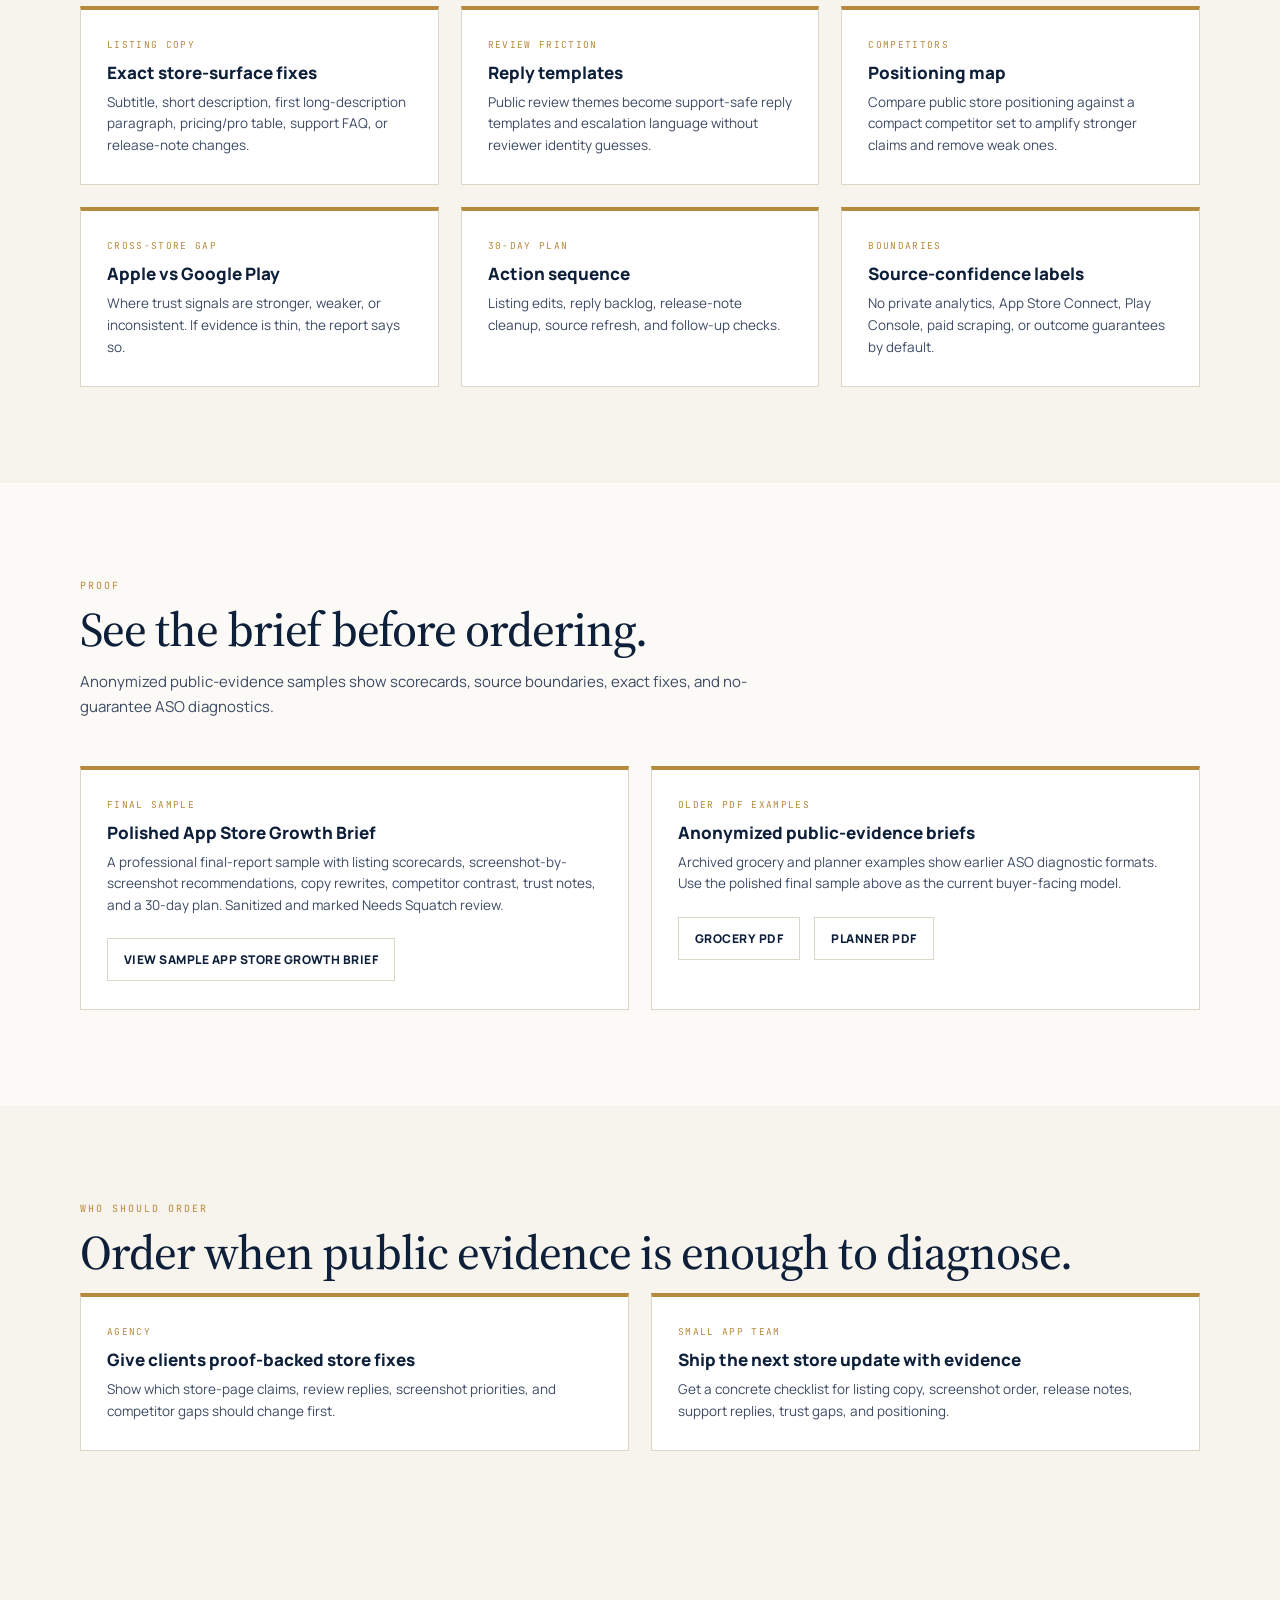
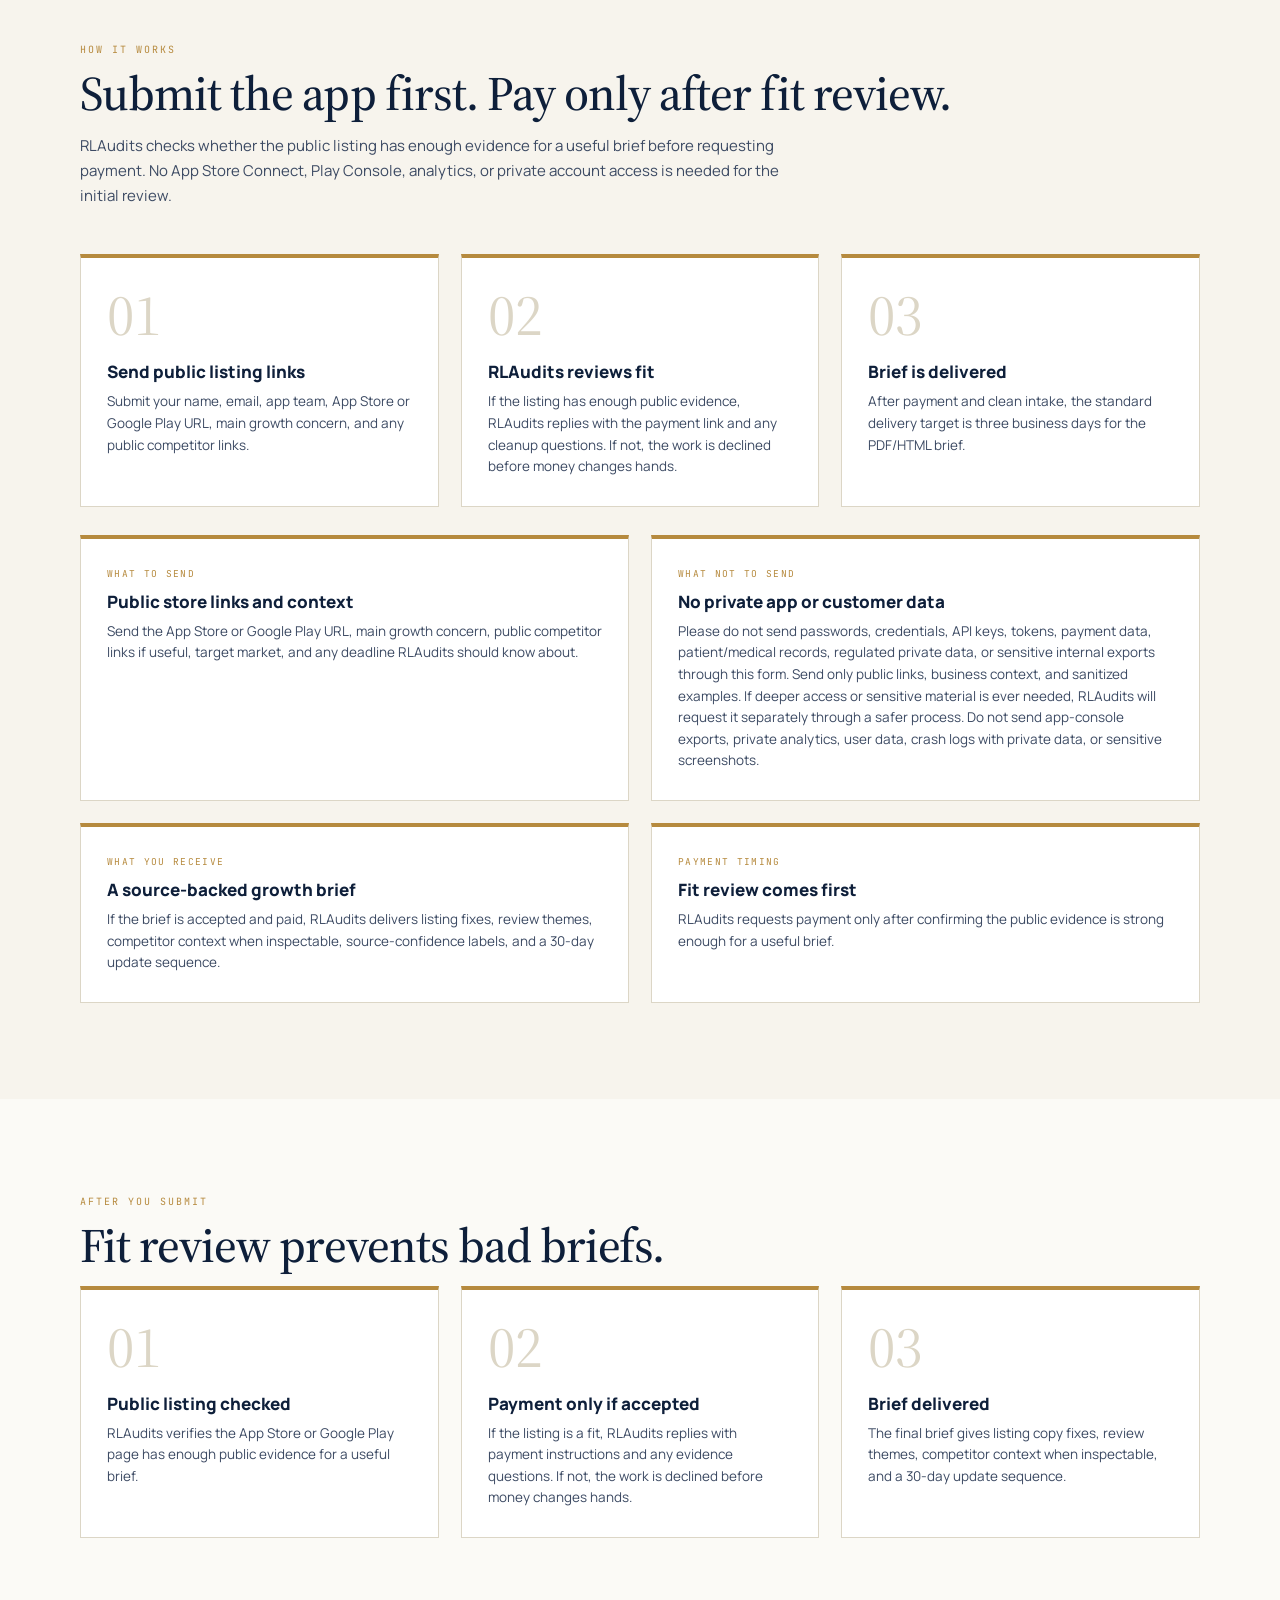
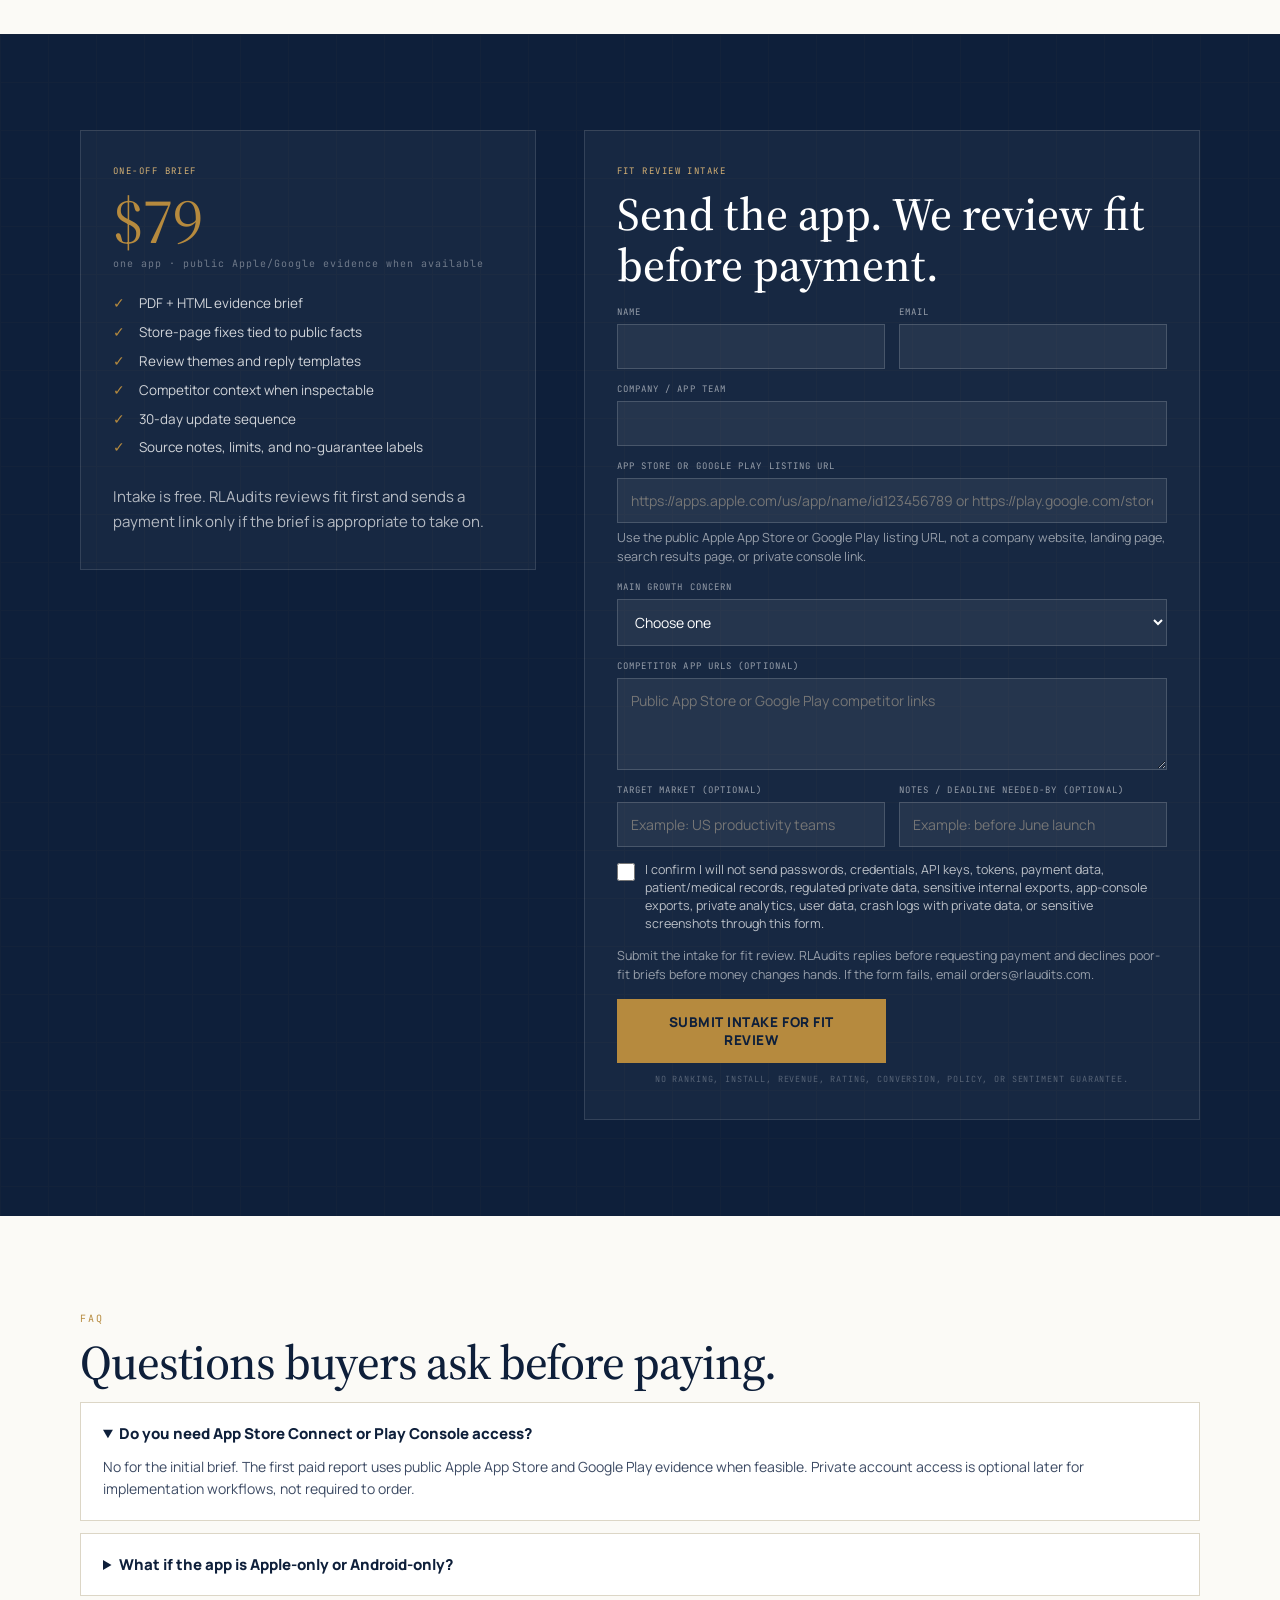
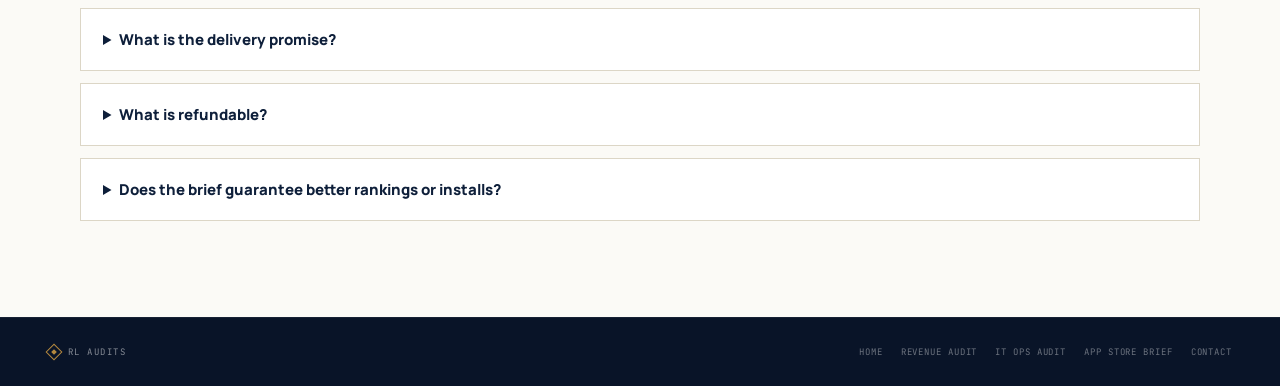
<file: app-store-growth-brief/index.html>
<!DOCTYPE html>
<html lang="en">
<head>
<meta charset="UTF-8">
<meta name="viewport" content="width=device-width, initial-scale=1.0">
<title>App Store Growth Brief — RL Audits</title>
<meta name="description" content="A public-evidence App Store Growth Brief for agencies and small app teams: listing fixes, review themes, competitor gaps, and a 30-day update sequence.">
<link rel="canonical" href="https://rlaudits.com/app-store-growth-brief/">
<meta property="og:type" content="website">
<meta property="og:title" content="App Store Growth Brief — RL Audits">
<meta property="og:description" content="A public-evidence App Store Growth Brief for agencies and small app teams: listing fixes, review themes, competitor gaps, and a 30-day update sequence.">
<meta property="og:url" content="https://rlaudits.com/app-store-growth-brief/">
<meta name="twitter:card" content="summary">
<meta name="twitter:title" content="App Store Growth Brief — RL Audits">
<meta name="twitter:description" content="A public-evidence App Store Growth Brief for agencies and small app teams: listing fixes, review themes, competitor gaps, and a 30-day update sequence.">
<link rel="preconnect" href="https://fonts.googleapis.com">
<link rel="preconnect" href="https://fonts.gstatic.com" crossorigin>
<link href="https://fonts.googleapis.com/css2?family=JetBrains+Mono:wght@400;500;600&family=Manrope:wght@400;500;600;700;800&family=Source+Serif+4:opsz,wght@8..60,400;8..60,500;8..60,600&display=swap" rel="stylesheet">
<style>
  *, *::before, *::after { box-sizing: border-box; margin: 0; padding: 0; }
  :root {
    --navy: #0E1F3A; --navy-deep: #091428;
    --gold: #B68A3E; --gold-soft: #D4B074;
    --paper: #FBFAF6; --cream: #F7F4ED; --rule: #DCD6C6;
    --ink: #0E1F3A; --ink2: #3C4A63; --ink3: #7B8597;
    --good: #3F7A4B;
    --sans: "Manrope", -apple-system, sans-serif;
    --serif: "Source Serif 4", Georgia, serif;
    --mono: "JetBrains Mono", monospace;
  }
  html { scroll-behavior: smooth; }
  body { font-family: var(--sans); background: var(--paper); color: var(--ink); }
  a { color: inherit; text-decoration: none; }

  .site-nav { position: fixed; top: 0; left: 0; right: 0; z-index: 100; background: rgba(14,31,58,.96); backdrop-filter: blur(10px); border-bottom: 1px solid rgba(255,255,255,.08); padding: 0 48px; min-height: 58px; display: flex; align-items: center; justify-content: space-between; gap: 24px; }
  .nav-brand { display: flex; align-items: center; gap: 10px; }
  .nav-gem { width: 18px; height: 18px; border: 1.5px solid var(--gold); transform: rotate(45deg); position: relative; flex-shrink: 0; }
  .nav-gem::after { content: ''; position: absolute; inset: 4px; background: var(--gold); }
  .nav-name { font-family: var(--mono); font-size: 11px; letter-spacing: .18em; text-transform: uppercase; color: rgba(255,255,255,.85); }
  .nav-links { display: flex; align-items: center; gap: 22px; font-family: var(--mono); font-size: 10px; letter-spacing: .12em; text-transform: uppercase; color: rgba(255,255,255,.58); }
  .nav-links a:hover, .nav-links a.active { color: var(--gold-soft); }
  .nav-cta { display: inline-flex; align-items: center; padding: 9px 18px; background: var(--gold); color: var(--navy); font-size: 12px; font-weight: 800; letter-spacing: .04em; text-transform: uppercase; }

  .hero { background: var(--navy); color: #fff; padding: 148px 48px 84px; position: relative; overflow: hidden; min-height: 92vh; display: flex; align-items: center; }
  .hero-texture { position: absolute; inset: 0; pointer-events: none; background-image: linear-gradient(var(--gold) 1px, transparent 1px), linear-gradient(90deg, var(--gold) 1px, transparent 1px); background-size: 48px 48px; opacity: .04; }
  .hero-inner { position: relative; max-width: 1120px; margin: 0 auto; width: 100%; display: grid; grid-template-columns: 1fr 440px; gap: 64px; align-items: center; }
  .eyebrow { font-family: var(--mono); font-size: 10px; letter-spacing: .2em; text-transform: uppercase; color: var(--gold-soft); margin-bottom: 18px; }
  .hero-h1 { font-family: var(--serif); font-size: clamp(42px, 6vw, 64px); line-height: 1.03; font-weight: 500; letter-spacing: -.03em; margin-bottom: 24px; }
  .hero-h1 em { font-style: normal; color: var(--gold-soft); }
  .hero-sub { font-size: 17px; line-height: 1.65; color: rgba(255,255,255,.74); margin-bottom: 34px; max-width: 650px; }
  .hero-actions { display: flex; gap: 14px; flex-wrap: wrap; align-items: center; }
  .btn, .btn-secondary { display: inline-flex; align-items: center; padding: 15px 24px; font-size: 13px; font-weight: 800; letter-spacing: .04em; text-transform: uppercase; transition: transform .15s, background .15s; cursor: pointer; border: 0; font-family: var(--sans); }
  .btn { background: var(--gold); color: var(--navy); }
  .btn-secondary { border: 1px solid rgba(255,255,255,.22); color: rgba(255,255,255,.82); background: transparent; }
  .btn:hover, .btn-secondary:hover { transform: translateY(-1px); }
  .hero-note { margin-top: 14px; font-family: var(--mono); font-size: 10px; color: rgba(255,255,255,.38); letter-spacing: .12em; text-transform: uppercase; }

  .dash { background: var(--paper); border: 1px solid rgba(255,255,255,.12); box-shadow: 0 32px 80px rgba(0,0,0,.4); overflow: hidden; }
  .dash-head { background: var(--navy-deep); color: #fff; padding: 22px 24px; border-bottom: 1px solid rgba(255,255,255,.08); }
  .dash-label { font-family: var(--mono); font-size: 9px; letter-spacing: .16em; text-transform: uppercase; color: var(--gold-soft); margin-bottom: 8px; }
  .dash-title { font-family: var(--serif); font-size: 27px; line-height: 1.1; }
  .dash-body { padding: 22px; color: var(--ink); }
  .kpis { display: grid; grid-template-columns: repeat(3,1fr); border: 1px solid var(--rule); margin-bottom: 18px; }
  .kpi { padding: 14px; border-right: 1px solid var(--rule); background: #fff; }
  .kpi:last-child { border-right: 0; }
  .kpi-val { font-family: var(--serif); font-size: 34px; color: var(--gold); line-height: 1; margin-bottom: 5px; }
  .kpi-label { font-size: 11px; color: var(--ink2); line-height: 1.25; font-weight: 700; }
  .fix { display: grid; grid-template-columns: 34px 1fr auto; gap: 12px; align-items: center; padding: 13px 0; border-bottom: 1px solid var(--rule); }
  .fix:last-child { border-bottom: 0; }
  .fix-num { width: 26px; height: 26px; border-radius: 50%; background: var(--navy); color: var(--gold); display: flex; align-items: center; justify-content: center; font-family: var(--mono); font-size: 9px; font-weight: 800; }
  .fix-title { font-weight: 800; font-size: 13px; }
  .fix-sub { font-size: 12px; color: var(--ink2); margin-top: 2px; }
  .fix-tag { font-family: var(--mono); font-size: 8px; letter-spacing: .1em; text-transform: uppercase; color: var(--good); white-space: nowrap; }

  .stats-strip { background: var(--navy-deep); display: grid; grid-template-columns: repeat(3,1fr); }
  .stat-cell { padding: 30px 32px; border-right: 1px solid rgba(255,255,255,.08); }
  .stat-cell:last-child { border-right: 0; }
  .stat-val { font-family: var(--serif); font-size: 38px; color: var(--gold); line-height: 1; margin-bottom: 6px; }
  .stat-lbl { font-family: var(--mono); font-size: 9.5px; letter-spacing: .14em; text-transform: uppercase; color: rgba(255,255,255,.45); }

  .section { padding: 96px 48px; }
  .cream { background: var(--cream); }
  .paper { background: var(--paper); }
  .sec-inner { max-width: 1120px; margin: 0 auto; }
  .sec-eyebrow { font-family: var(--mono); font-size: 10px; letter-spacing: .2em; text-transform: uppercase; color: var(--gold); margin-bottom: 12px; }
  .sec-h2 { font-family: var(--serif); font-size: clamp(34px,4vw,48px); line-height: 1.08; font-weight: 500; letter-spacing: -.02em; margin-bottom: 14px; }
  .sec-sub { font-size: 15px; color: var(--ink2); line-height: 1.65; max-width: 700px; margin-bottom: 46px; }
  .grid { display: grid; grid-template-columns: repeat(3,1fr); gap: 22px; }
  .grid.two { grid-template-columns: repeat(2,1fr); }
  .card { background: #fff; border: 1px solid var(--rule); border-top: 4px solid var(--gold); padding: 28px 26px; }
  .card-label { font-family: var(--mono); font-size: 9.5px; letter-spacing: .14em; text-transform: uppercase; color: var(--gold); margin-bottom: 10px; }
  .card-title { font-size: 17px; font-weight: 800; margin-bottom: 8px; }
  .card-body { font-size: 13.5px; color: var(--ink2); line-height: 1.6; }
  .step-num { font-family: var(--serif); font-size: 58px; color: var(--rule); line-height: 1; margin-bottom: 16px; }

  .sample-links { display: flex; gap: 14px; flex-wrap: wrap; margin-top: 22px; }
  .sample-link { display: inline-flex; padding: 12px 16px; border: 1px solid var(--rule); background: #fff; color: var(--ink); font-weight: 800; font-size: 12px; letter-spacing: .04em; text-transform: uppercase; }
  .sample-link:hover { border-color: var(--gold); color: var(--gold); }

  .pricing-section { padding: 96px 48px; background: var(--navy); color: #fff; position: relative; overflow: hidden; }
  .pricing-texture { position: absolute; inset: 0; background-image: linear-gradient(var(--gold) 1px, transparent 1px), linear-gradient(90deg, var(--gold) 1px, transparent 1px); background-size: 48px 48px; opacity: .03; pointer-events: none; }
  .pricing-inner { position: relative; max-width: 1120px; margin: 0 auto; display: grid; grid-template-columns: .85fr 1.15fr; gap: 48px; align-items: start; }
  .pricing-h2 { font-family: var(--serif); font-size: clamp(34px,4vw,46px); line-height: 1.1; font-weight: 500; margin-bottom: 16px; }
  .pricing-sub { font-size: 15px; color: rgba(255,255,255,.68); line-height: 1.65; max-width: 620px; }
  .pricing-card { background: rgba(255,255,255,.04); border: 1px solid rgba(255,255,255,.12); padding: 34px 32px; }
  .pricing-card.form-panel { transition: filter .2s ease, opacity .2s ease; }
  .pricing-card.form-panel.is-submitted { filter: blur(3px); opacity: .45; pointer-events: none; }
  .pricing-intro { font-family: var(--mono); font-size: 9px; letter-spacing: .16em; text-transform: uppercase; color: var(--gold-soft); margin-bottom: 12px; }
  .pricing-num { font-family: var(--serif); font-size: 64px; color: var(--gold); line-height: 1; margin-bottom: 4px; }
  .pricing-period { font-family: var(--mono); font-size: 10px; color: rgba(255,255,255,.38); letter-spacing: .1em; margin-bottom: 24px; }
  .pricing-items { list-style: none; margin-bottom: 28px; }
  .pricing-items li { display: grid; grid-template-columns: 16px 1fr; gap: 10px; font-size: 13.5px; color: rgba(255,255,255,.8); margin-bottom: 10px; line-height: 1.4; }
  .pricing-items li span:first-child { color: var(--gold); }
  .pricing-cta { display: block; text-align: center; padding: 14px 24px; background: var(--gold); color: var(--navy); font-size: 13.5px; font-weight: 800; letter-spacing: .04em; text-transform: uppercase; border: 0; width: 100%; cursor: pointer; font-family: var(--sans); }
  .pricing-note { font-family: var(--mono); font-size: 8.5px; letter-spacing: .1em; text-transform: uppercase; color: rgba(255,255,255,.28); text-align: center; margin-top: 10px; }

  .intake-form { display: grid; grid-template-columns: repeat(2,1fr); gap: 14px; }
  .field { display: grid; gap: 6px; }
  .field.wide { grid-column: 1 / -1; }
  label { font-family: var(--mono); font-size: 9px; letter-spacing: .12em; text-transform: uppercase; color: rgba(255,255,255,.55); }
  input, textarea, select { width: 100%; border: 1px solid rgba(255,255,255,.16); background: rgba(255,255,255,.06); color: #fff; padding: 12px 13px; font: 14px var(--sans); outline: none; }
  select option { color: var(--ink); }
  textarea { min-height: 92px; resize: vertical; }
  input:focus, textarea:focus, select:focus { border-color: var(--gold); }
  .checkbox-field { grid-column: 1 / -1; display: grid; grid-template-columns: 18px 1fr; gap: 10px; align-items: start; }
  .checkbox-field input { width: 18px; height: 18px; margin-top: 2px; }
  .checkbox-field label { line-height: 1.45; text-transform: none; letter-spacing: 0; font-family: var(--sans); font-size: 12.5px; color: rgba(255,255,255,.7); }
  .form-note { grid-column: 1 / -1; font-size: 12.5px; line-height: 1.5; color: rgba(255,255,255,.55); }
  .submission-status { display: none; grid-column: 1 / -1; padding: 10px 12px; border: 1px solid rgba(212,176,116,.45); color: var(--gold-soft); font-size: 12px; }
  .submission-status.is-visible { display: block; }
  .form-buttons { display: grid; grid-template-columns: repeat(2,1fr); gap: 12px; grid-column: 1 / -1; }
  .secondary-submit { background: transparent; color: rgba(255,255,255,.82); border: 1px solid rgba(255,255,255,.22); }
  .intake-modal { position: fixed; inset: 0; z-index: 250; display: none; align-items: center; justify-content: center; padding: 24px; background: rgba(9,20,40,.58); backdrop-filter: blur(4px); }
  .intake-modal.is-visible { display: flex; }
  .intake-modal-card { position: relative; max-width: 520px; width: 100%; background: var(--paper); color: var(--ink); border: 1px solid var(--gold); box-shadow: 0 30px 90px rgba(0,0,0,.45); padding: 34px 32px 30px; }
  .intake-modal-close { position: absolute; top: 12px; right: 12px; width: 30px; height: 30px; border: 1px solid var(--rule); background: #fff; color: var(--ink); cursor: pointer; font-size: 20px; line-height: 1; }
  .intake-modal-kicker { font-family: var(--mono); font-size: 9px; letter-spacing: .16em; text-transform: uppercase; color: var(--gold); margin-bottom: 10px; }
  .intake-modal-title { font-family: var(--serif); font-size: 32px; line-height: 1.1; font-weight: 500; margin-bottom: 12px; }
  .intake-modal-body { color: var(--ink2); font-size: 14.5px; line-height: 1.65; display: grid; gap: 12px; }
  .intake-modal-body a { color: var(--navy); font-weight: 800; text-decoration: underline; text-underline-offset: 3px; }
  .intake-modal-timer { margin-top: 18px; font-family: var(--mono); font-size: 9px; letter-spacing: .12em; text-transform: uppercase; color: var(--ink3); }

  .faq { display: grid; gap: 12px; }
  details { background: #fff; border: 1px solid var(--rule); padding: 20px 22px; }
  summary { cursor: pointer; font-weight: 800; font-size: 15px; }
  details p { margin-top: 12px; color: var(--ink2); line-height: 1.55; font-size: 14px; }

  .site-footer { background: var(--navy-deep); padding: 28px 48px; display: flex; justify-content: space-between; align-items: center; border-top: 1px solid rgba(255,255,255,.06); gap: 24px; }
  .footer-brand { display: flex; align-items: center; gap: 8px; }
  .footer-gem { width: 12px; height: 12px; border: 1px solid var(--gold); transform: rotate(45deg); position: relative; flex-shrink: 0; }
  .footer-gem::after { content: ''; position: absolute; inset: 3px; background: var(--gold); }
  .footer-name { font-family: var(--mono); font-size: 9px; letter-spacing: .16em; text-transform: uppercase; color: rgba(255,255,255,.5); }
  .footer-links { display: flex; align-items: center; gap: 18px; flex-wrap: wrap; justify-content: flex-end; font-family: var(--mono); font-size: 9px; letter-spacing: .1em; text-transform: uppercase; }
  .footer-links a { color: rgba(255,255,255,.4); }
  .footer-links a:hover { color: var(--gold-soft); }

  @media (max-width: 980px) {
    .site-nav { position: static; padding: 16px 24px; flex-direction: column; align-items: flex-start; }
    .nav-links { flex-wrap: wrap; gap: 14px; }
    .hero-inner, .pricing-inner { grid-template-columns: 1fr; }
    .grid, .grid.two, .stats-strip, .intake-form, .form-buttons { grid-template-columns: 1fr; }
    .hero, .section, .pricing-section, .site-footer { padding-left: 24px; padding-right: 24px; }
    .hero { padding-top: 72px; min-height: auto; }
    .kpis { grid-template-columns: 1fr; }
    .kpi { border-right: 0; border-bottom: 1px solid var(--rule); }
    .fix { grid-template-columns: 34px 1fr; }
    .fix-tag { grid-column: 2; }
    .site-footer { flex-direction: column; align-items: flex-start; }
  }
</style>
<script type="application/ld+json">
{
  "@context": "https://schema.org",
  "@graph": [
    {
      "@type": [
        "Organization",
        "ProfessionalService"
      ],
      "@id": "https://rlaudits.com/#organization",
      "name": "RL Audits",
      "url": "https://rlaudits.com/",
      "email": "seth@rlaudits.com",
      "areaServed": [
        "Chattanooga, TN",
        "United States"
      ],
      "description": "RL Audits creates private, evidence-first audit reports for revenue leaks, IT operations cleanup, and app store growth briefs.",
      "sameAs": []
    },
    {
      "@type": "BreadcrumbList",
      "@id": "https://rlaudits.com/app-store-growth-brief/#breadcrumb",
      "itemListElement": [
        {
          "@type": "ListItem",
          "position": 1,
          "name": "Home",
          "item": "https://rlaudits.com/"
        },
        {
          "@type": "ListItem",
          "position": 2,
          "name": "App Store Growth Brief",
          "item": "https://rlaudits.com/app-store-growth-brief/"
        }
      ]
    },
    {
      "@type": "Service",
      "@id": "https://rlaudits.com/app-store-growth-brief/#service",
      "name": "App Store Growth Brief",
      "serviceType": "App store optimization growth brief",
      "description": "A public-evidence review of one app listing with store-page fixes, review themes, competitor contrasts, and a 30-day update sequence.",
      "provider": {
        "@id": "https://rlaudits.com/#organization"
      },
      "areaServed": [
        "United States",
        "Chattanooga, TN"
      ],
      "url": "https://rlaudits.com/app-store-growth-brief/",
      "offers": {
        "@type": "Offer",
        "price": "79",
        "priceCurrency": "USD",
        "availability": "https://schema.org/InStock",
        "url": "https://rlaudits.com/app-store-growth-brief/"
      }
    },
    {
      "@type": "FAQPage",
      "@id": "https://rlaudits.com/app-store-growth-brief/#faq",
      "mainEntity": [
        {
          "@type": "Question",
          "name": "Do you need App Store Connect or Play Console access?",
          "acceptedAnswer": {
            "@type": "Answer",
            "text": "No for the initial brief. The first paid report uses public Apple App Store and Google Play evidence when feasible. Private account access is optional later for implementation workflows, not required to order."
          }
        },
        {
          "@type": "Question",
          "name": "What if the app is Apple-only or Android-only?",
          "acceptedAnswer": {
            "@type": "Answer",
            "text": "We still inspect cross-store availability. If the other store has no useful public counterpart, too little evidence, or is intentionally out of scope, the brief states that boundary instead of pretending the evidence is complete."
          }
        },
        {
          "@type": "Question",
          "name": "What is the delivery promise?",
          "acceptedAnswer": {
            "@type": "Answer",
            "text": "RLAudits first reviews whether the public listing has enough evidence for a useful brief. If accepted and paid, standard delivery target is three business days after clean intake and payment."
          }
        },
        {
          "@type": "Question",
          "name": "What is refundable?",
          "acceptedAnswer": {
            "@type": "Answer",
            "text": "Payment is requested only after fit review. If RLAudits cannot produce a useful source-backed brief after accepting payment because public evidence is unavailable or too thin, the order is refunded or converted into a different target before work starts."
          }
        },
        {
          "@type": "Question",
          "name": "Does the brief guarantee better rankings or installs?",
          "acceptedAnswer": {
            "@type": "Answer",
            "text": "No. The brief gives evidence-backed listing, review, positioning, and release-note recommendations. Store rankings, installs, revenue, ratings, and policy outcomes are not guaranteed."
          }
        }
      ]
    }
  ]
}
</script>
</head>
<body data-track-service="App Store Growth Brief">
<nav class="site-nav">
  <a href="/" class="nav-brand"><div class="nav-gem"></div><span class="nav-name">RL Audits</span></a>
  <div class="nav-links">
    <a href="/">Home</a>
    <a href="/revenue-audit/">Revenue Audit</a>
    <a href="/it-ops-audit/">IT Ops Audit</a>
    <a class="active" href="/app-store-growth-brief/">App Store Brief</a>
  </div>
  <a href="#order" class="nav-cta">Start intake</a>
</nav>

<section class="hero">
  <div class="hero-texture"></div>
  <div class="hero-inner">
    <div>
      <div class="eyebrow">Cross-store public evidence brief</div>
      <h1 class="hero-h1">App Store Growth Brief for agencies and <em>small app teams.</em></h1>
      <p class="hero-sub">A public-evidence report for one app: store-page facts, review themes, competitor contrasts, exact fixes, and a 30-day update sequence when the evidence supports it.</p>
      <div class="hero-actions">
        <a class="btn" href="#order" data-start-mode="standard">Submit app for fit review</a>
        <a class="btn-secondary" href="#deliverables">See what you get</a>
      </div>
      <div class="hero-note">No console access required · Public evidence only · Clear source boundaries</div>
    </div>
    <aside class="dash">
      <div class="dash-head">
        <div class="dash-label">Example evidence module</div>
        <div class="dash-title">Rating signal is strong. Listing clarity needs work.</div>
      </div>
      <div class="dash-body">
        <div class="kpis">
          <div class="kpi"><div class="kpi-val">Apple</div><div class="kpi-label">Premium trust signal</div></div>
          <div class="kpi"><div class="kpi-val">Play</div><div class="kpi-label">Clarity gap to fix</div></div>
          <div class="kpi"><div class="kpi-val">30d</div><div class="kpi-label">Update sequence</div></div>
        </div>
        <div class="fix"><div class="fix-num">01</div><div><div class="fix-title">Rewrite short description</div><div class="fix-sub">Lead with value clarity instead of feature fog.</div></div><div class="fix-tag">Listing</div></div>
        <div class="fix"><div class="fix-num">02</div><div><div class="fix-title">Add review-safe replies</div><div class="fix-sub">Handle sync/support friction without private-data guessing.</div></div><div class="fix-tag">Reviews</div></div>
        <div class="fix"><div class="fix-num">03</div><div><div class="fix-title">Clean release notes</div><div class="fix-sub">Name the trust fix users asked for.</div></div><div class="fix-tag">Release</div></div>
      </div>
    </aside>
  </div>
</section>

<div class="stats-strip">
  <div class="stat-cell"><div class="stat-val">$79</div><div class="stat-lbl">Standard one-off brief after fit review</div></div>
  <div class="stat-cell"><div class="stat-val">Fit</div><div class="stat-lbl">Review before payment request</div></div>
  <div class="stat-cell"><div class="stat-val">3d</div><div class="stat-lbl">Standard delivery target</div></div>
</div>

<section class="section paper" id="quick-answer">
  <div class="sec-inner">
    <div class="sec-eyebrow">Quick answer</div>
    <h2 class="sec-h2">What is an App Store Growth Brief?</h2>
    <p class="sec-sub">An App Store Growth Brief is a public-evidence review of one app listing that turns store-page copy, review themes, competitor contrast, and release-note signals into prioritized listing and trust fixes.</p>
  </div>
</section>

<section id="deliverables" class="section cream">

  <div class="sec-inner">
    <div class="sec-eyebrow">The deliverable</div>
    <h2 class="sec-h2">What comes in the brief.</h2>
    <p class="sec-sub">Every brief contains public evidence, source labels, exact recommended fixes, competitor context when inspectable, and a prioritized 30-day sequence.</p>
    <div class="grid">
      <div class="card"><div class="card-label">Listing copy</div><div class="card-title">Exact store-surface fixes</div><div class="card-body">Subtitle, short description, first long-description paragraph, pricing/pro table, support FAQ, or release-note changes.</div></div>
      <div class="card"><div class="card-label">Review friction</div><div class="card-title">Reply templates</div><div class="card-body">Public review themes become support-safe reply templates and escalation language without reviewer identity guesses.</div></div>
      <div class="card"><div class="card-label">Competitors</div><div class="card-title">Positioning map</div><div class="card-body">Compare public store positioning against a compact competitor set to amplify stronger claims and remove weak ones.</div></div>
      <div class="card"><div class="card-label">Cross-store gap</div><div class="card-title">Apple vs Google Play</div><div class="card-body">Where trust signals are stronger, weaker, or inconsistent. If evidence is thin, the report says so.</div></div>
      <div class="card"><div class="card-label">30-day plan</div><div class="card-title">Action sequence</div><div class="card-body">Listing edits, reply backlog, release-note cleanup, source refresh, and follow-up checks.</div></div>
      <div class="card"><div class="card-label">Boundaries</div><div class="card-title">Source-confidence labels</div><div class="card-body">No private analytics, App Store Connect, Play Console, paid scraping, or outcome guarantees by default.</div></div>
    </div>
  </div>
</section>

<section class="section paper">
  <div class="sec-inner">
    <div class="sec-eyebrow">Proof</div>
    <h2 class="sec-h2">See the brief before ordering.</h2>
    <p class="sec-sub">Anonymized public-evidence samples show scorecards, source boundaries, exact fixes, and no-guarantee ASO diagnostics.</p>
    <div class="grid two">
      <div class="card"><div class="card-label">Final sample</div><div class="card-title">Polished App Store Growth Brief</div><div class="card-body">A professional final-report sample with listing scorecards, screenshot-by-screenshot recommendations, copy rewrites, competitor contrast, trust notes, and a 30-day plan. Sanitized and marked Needs Squatch review.</div><div class="sample-links"><a class="sample-link" href="/app-store-growth-brief/sample.html">View sample App Store Growth Brief</a></div></div>
      <div class="card"><div class="card-label">Older PDF examples</div><div class="card-title">Anonymized public-evidence briefs</div><div class="card-body">Archived grocery and planner examples show earlier ASO diagnostic formats. Use the polished final sample above as the current buyer-facing model.</div><div class="sample-links"><a class="sample-link" href="/app-store-growth-brief/samples/grocery-app-growth-brief-sample.pdf">Grocery PDF</a><a class="sample-link" href="/app-store-growth-brief/samples/planner-app-growth-brief-sample.pdf">Planner PDF</a></div></div>
    </div>
  </div>
</section>

<section class="section cream">
  <div class="sec-inner">
    <div class="sec-eyebrow">Who should order</div>
    <h2 class="sec-h2">Order when public evidence is enough to diagnose.</h2>
    <div class="grid two">
      <div class="card"><div class="card-label">Agency</div><div class="card-title">Give clients proof-backed store fixes</div><div class="card-body">Show which store-page claims, review replies, screenshot priorities, and competitor gaps should change first.</div></div>
      <div class="card"><div class="card-label">Small app team</div><div class="card-title">Ship the next store update with evidence</div><div class="card-body">Get a concrete checklist for listing copy, screenshot order, release notes, support replies, trust gaps, and positioning.</div></div>
    </div>
  </div>
</section>

<section class="section cream" id="workflow">
  <div class="sec-inner">
    <div class="sec-eyebrow">How it works</div>
    <h2 class="sec-h2">Submit the app first. Pay only after fit review.</h2>
    <p class="sec-sub">RLAudits checks whether the public listing has enough evidence for a useful brief before requesting payment. No App Store Connect, Play Console, analytics, or private account access is needed for the initial review.</p>
    <div class="grid">
      <div class="card"><div class="step-num">01</div><div class="card-title">Send public listing links</div><div class="card-body">Submit your name, email, app team, App Store or Google Play URL, main growth concern, and any public competitor links.</div></div>
      <div class="card"><div class="step-num">02</div><div class="card-title">RLAudits reviews fit</div><div class="card-body">If the listing has enough public evidence, RLAudits replies with the payment link and any cleanup questions. If not, the work is declined before money changes hands.</div></div>
      <div class="card"><div class="step-num">03</div><div class="card-title">Brief is delivered</div><div class="card-body">After payment and clean intake, the standard delivery target is three business days for the PDF/HTML brief.</div></div>
    </div>
    <div class="grid two" style="margin-top:28px;">
      <div class="card"><div class="card-label">What to send</div><div class="card-title">Public store links and context</div><div class="card-body">Send the App Store or Google Play URL, main growth concern, public competitor links if useful, target market, and any deadline RLAudits should know about.</div></div>
      <div class="card"><div class="card-label">What not to send</div><div class="card-title">No private app or customer data</div><div class="card-body">Please do not send passwords, credentials, API keys, tokens, payment data, patient/medical records, regulated private data, or sensitive internal exports through this form. Send only public links, business context, and sanitized examples. If deeper access or sensitive material is ever needed, RLAudits will request it separately through a safer process. Do not send app-console exports, private analytics, user data, crash logs with private data, or sensitive screenshots.</div></div>
      <div class="card"><div class="card-label">What you receive</div><div class="card-title">A source-backed growth brief</div><div class="card-body">If the brief is accepted and paid, RLAudits delivers listing fixes, review themes, competitor context when inspectable, source-confidence labels, and a 30-day update sequence.</div></div>
      <div class="card"><div class="card-label">Payment timing</div><div class="card-title">Fit review comes first</div><div class="card-body">RLAudits requests payment only after confirming the public evidence is strong enough for a useful brief.</div></div>
    </div>
  </div>
</section>

<section class="section paper" id="after-submit">
  <div class="sec-inner">
    <div class="sec-eyebrow">After you submit</div>
    <h2 class="sec-h2">Fit review prevents bad briefs.</h2>
    <div class="grid">
      <div class="card"><div class="step-num">01</div><div class="card-title">Public listing checked</div><div class="card-body">RLAudits verifies the App Store or Google Play page has enough public evidence for a useful brief.</div></div>
      <div class="card"><div class="step-num">02</div><div class="card-title">Payment only if accepted</div><div class="card-body">If the listing is a fit, RLAudits replies with payment instructions and any evidence questions. If not, the work is declined before money changes hands.</div></div>
      <div class="card"><div class="step-num">03</div><div class="card-title">Brief delivered</div><div class="card-body">The final brief gives listing copy fixes, review themes, competitor context when inspectable, and a 30-day update sequence.</div></div>
    </div>
  </div>
</section>

<section class="pricing-section" id="order">
  <div class="pricing-texture"></div>
  <div class="pricing-inner">
    <aside class="pricing-card">
      <div class="pricing-intro">One-off brief</div>
      <div class="pricing-num">$79</div>
      <div class="pricing-period">one app · public Apple/Google evidence when available</div>
      <ul class="pricing-items">
        <li><span>✓</span><span>PDF + HTML evidence brief</span></li>
        <li><span>✓</span><span>Store-page fixes tied to public facts</span></li>
        <li><span>✓</span><span>Review themes and reply templates</span></li>
        <li><span>✓</span><span>Competitor context when inspectable</span></li>
        <li><span>✓</span><span>30-day update sequence</span></li>
        <li><span>✓</span><span>Source notes, limits, and no-guarantee labels</span></li>
      </ul>
      <p class="pricing-sub">Intake is free. RLAudits reviews fit first and sends a payment link only if the brief is appropriate to take on.</p>
    </aside>

    <div class="pricing-card form-panel" id="intake-panel">
      <div class="pricing-intro">Fit review intake</div>
      <h2 class="pricing-h2">Send the app. We review fit before payment.</h2>
      <form data-track-form="App Store Growth Brief intake" class="intake-form" id="order-intake" action="https://api.rlaudits.com/api/app-store-growth-intake" method="POST">
        <div class="field"><label for="name">Name</label><input id="name" name="name" type="text" autocomplete="name" required></div>
        <div class="field"><label for="email">Email</label><input id="email" name="email" type="email" autocomplete="email" required></div>
        <div class="field wide"><label for="company">Company / app team</label><input id="company" name="company" type="text" autocomplete="organization" required></div>
        <div class="field wide"><label for="app-url">App Store or Google Play listing URL</label><input id="app-url" name="app_url" type="url" inputmode="url" placeholder="https://apps.apple.com/us/app/name/id123456789 or https://play.google.com/store/apps/details?id=com.example.app" required><p class="form-note">Use the public Apple App Store or Google Play listing URL, not a company website, landing page, search results page, or private console link.</p></div>
        <div class="field wide"><label for="growth-concern">Main growth concern</label><select id="growth-concern" name="growth_concern" required>
          <option value="">Choose one</option>
          <option value="conversion">Conversion from listing views</option>
          <option value="screenshots">Screenshots / creative</option>
          <option value="reviews">Reviews / trust</option>
          <option value="positioning">Positioning / messaging</option>
          <option value="keywords">Keywords / discoverability</option>
          <option value="competitor_comparison">Competitor comparison</option>
          <option value="other">Other</option>
        </select></div>
        <div class="field wide"><label for="competitor-urls">Competitor app URLs (optional)</label><textarea id="competitor-urls" name="competitor_urls" placeholder="Public App Store or Google Play competitor links"></textarea></div>
        <div class="field"><label for="target-market">Target market (optional)</label><input id="target-market" name="target_market" type="text" placeholder="Example: US productivity teams"></div>
        <div class="field"><label for="deadline">Notes / deadline needed-by (optional)</label><input id="deadline" name="deadline" type="text" placeholder="Example: before June launch"></div>
        <div class="checkbox-field">
          <input id="safe-material" name="sanitization_confirmation" type="checkbox" value="I confirm I will not send passwords, credentials, API keys, tokens, payment data, patient/medical records, regulated private data, sensitive internal exports, or screenshots containing private records through this form." required>
          <label for="safe-material">I confirm I will not send passwords, credentials, API keys, tokens, payment data, patient/medical records, regulated private data, sensitive internal exports, app-console exports, private analytics, user data, crash logs with private data, or sensitive screenshots through this form.</label>
        </div>
        <div class="field wide" aria-hidden="true" style="position:absolute;left:-9999px;top:auto;width:1px;height:1px;overflow:hidden;"><label for="website">Website</label><input id="website" name="website" type="text" tabindex="-1" autocomplete="off"></div>
        <p class="form-note">Submit the intake for fit review. RLAudits replies before requesting payment and declines poor-fit briefs before money changes hands. If the form fails, email <a href="mailto:orders@rlaudits.com">orders@rlaudits.com</a>.</p>
        <div class="submission-status" id="submission-status" role="status" aria-live="polite">Sending intake...</div>
        <div class="form-buttons">
          <button class="pricing-cta" type="submit">Submit intake for fit review</button>
        </div>
      </form>
      <div class="pricing-note">No ranking, install, revenue, rating, conversion, policy, or sentiment guarantee.</div>
    </div>
    <div class="intake-modal" id="intake-modal" role="dialog" aria-modal="true" aria-labelledby="intake-modal-title" aria-hidden="true">
      <div class="intake-modal-card">
        <button class="intake-modal-close" id="intake-modal-close" type="button" aria-label="Close confirmation">×</button>
        <div class="intake-modal-kicker">Intake submitted</div>
        <h2 class="intake-modal-title" id="intake-modal-title">Your form has been submitted.</h2>
        <div class="intake-modal-body">
          <p>Your information was sent to RLAudits. You should receive a short email confirmation using the address you entered.</p>
          <p>RLAudits will review the public app listing and reply if the brief is appropriate to take on. Payment happens after that fit review, not before.</p>
          <p>If that still does not work, email <a href="mailto:orders@rlaudits.com">orders@rlaudits.com</a> for assistance.</p>
        </div>
        <div class="intake-modal-timer" id="intake-modal-timer">This message will reset in 30 seconds.</div>
      </div>
    </div>
  </div>
</section>

<section class="section paper" id="faq">
  <div class="sec-inner">
    <div class="sec-eyebrow">FAQ</div>
    <h2 class="sec-h2">Questions buyers ask before paying.</h2>
    <div class="faq">
      <details open><summary>Do you need App Store Connect or Play Console access?</summary><p>No for the initial brief. The first paid report uses public Apple App Store and Google Play evidence when feasible. Private account access is optional later for implementation workflows, not required to order.</p></details>
      <details><summary>What if the app is Apple-only or Android-only?</summary><p>We still inspect cross-store availability. If the other store has no useful public counterpart, too little evidence, or is intentionally out of scope, the brief states that boundary instead of pretending the evidence is complete.</p></details>
      <details><summary>What is the delivery promise?</summary><p>RLAudits first reviews whether the public listing has enough evidence for a useful brief. If accepted and paid, standard delivery target is three business days after clean intake and payment.</p></details>
      <details><summary>What is refundable?</summary><p>Payment is requested only after fit review. If RLAudits cannot produce a useful source-backed brief after accepting payment because public evidence is unavailable or too thin, the order is refunded or converted into a different target before work starts.</p></details>
      <details><summary>Does the brief guarantee better rankings or installs?</summary><p>No. The brief gives evidence-backed listing, review, positioning, and release-note recommendations. Store rankings, installs, revenue, ratings, and policy outcomes are not guaranteed.</p></details>
    </div>
  </div>
</section>

<footer class="site-footer">
  <div class="footer-brand"><div class="footer-gem"></div><span class="footer-name">RL Audits</span></div>
  <div class="footer-links">
    <a href="/">Home</a>
    <a href="/revenue-audit/">Revenue Audit</a>
    <a href="/it-ops-audit/">IT Ops Audit</a>
    <a href="/app-store-growth-brief/">App Store Brief</a>
    <a href="/contact/">Contact</a>
  </div>
</footer>
<script>
  (function () {
    const form = document.getElementById('order-intake');
    const panel = document.getElementById('intake-panel');
    const modal = document.getElementById('intake-modal');
    const modalClose = document.getElementById('intake-modal-close');
    const modalTimer = document.getElementById('intake-modal-timer');
    const status = document.getElementById('submission-status');
    let resetTimer = null;
    let countdownTimer = null;

    function setButtonsDisabled(disabled) {
      form.querySelectorAll('button[type="submit"]').forEach((button) => { button.disabled = disabled; });
    }

    function clearTimers() {
      if (resetTimer) window.clearTimeout(resetTimer);
      if (countdownTimer) window.clearInterval(countdownTimer);
      resetTimer = null;
      countdownTimer = null;
    }

    function resetIntake() {
      clearTimers();
      modal.classList.remove('is-visible');
      modal.setAttribute('aria-hidden', 'true');
      panel.classList.remove('is-submitted');
      status.classList.remove('is-visible');
      status.textContent = 'Sending intake...';
      setButtonsDisabled(false);
      form.reset();
    }

    function showSuccessModal() {
      panel.classList.add('is-submitted');
      modal.classList.add('is-visible');
      modal.setAttribute('aria-hidden', 'false');
      modalClose.focus();
      let seconds = 30;
      modalTimer.textContent = 'This message will reset in 30 seconds.';
      countdownTimer = window.setInterval(() => {
        seconds -= 1;
        modalTimer.textContent = `This message will reset in ${seconds} second${seconds === 1 ? '' : 's'}.`;
      }, 1000);
      resetTimer = window.setTimeout(resetIntake, 30000);
    }

    modalClose.addEventListener('click', resetIntake);
    modal.addEventListener('click', (event) => {
      if (event.target === modal) resetIntake();
    });

    form.addEventListener('submit', async (event) => {
      event.preventDefault();
      status.classList.add('is-visible');
      status.textContent = 'Sending intake for fit review...';
      setButtonsDisabled(true);

      try {
        const formData = new FormData(form);
        const response = await fetch(form.action, {
          method: 'POST',
          headers: { 'Accept': 'application/json' },
          body: new URLSearchParams(formData)
        });
        if (!response.ok) throw new Error('RLAudits intake endpoint did not accept the form.');
        showSuccessModal();
      } catch (error) {
        status.classList.add('is-visible');
        status.textContent = 'The form did not finish sending. Email orders@rlaudits.com so we can handle the intake manually.';
        setButtonsDisabled(false);
      }
    });
  })();
</script>
<script defer src="/assets/rlaudits-tracking.js"></script>
</body>
</html>
</file>
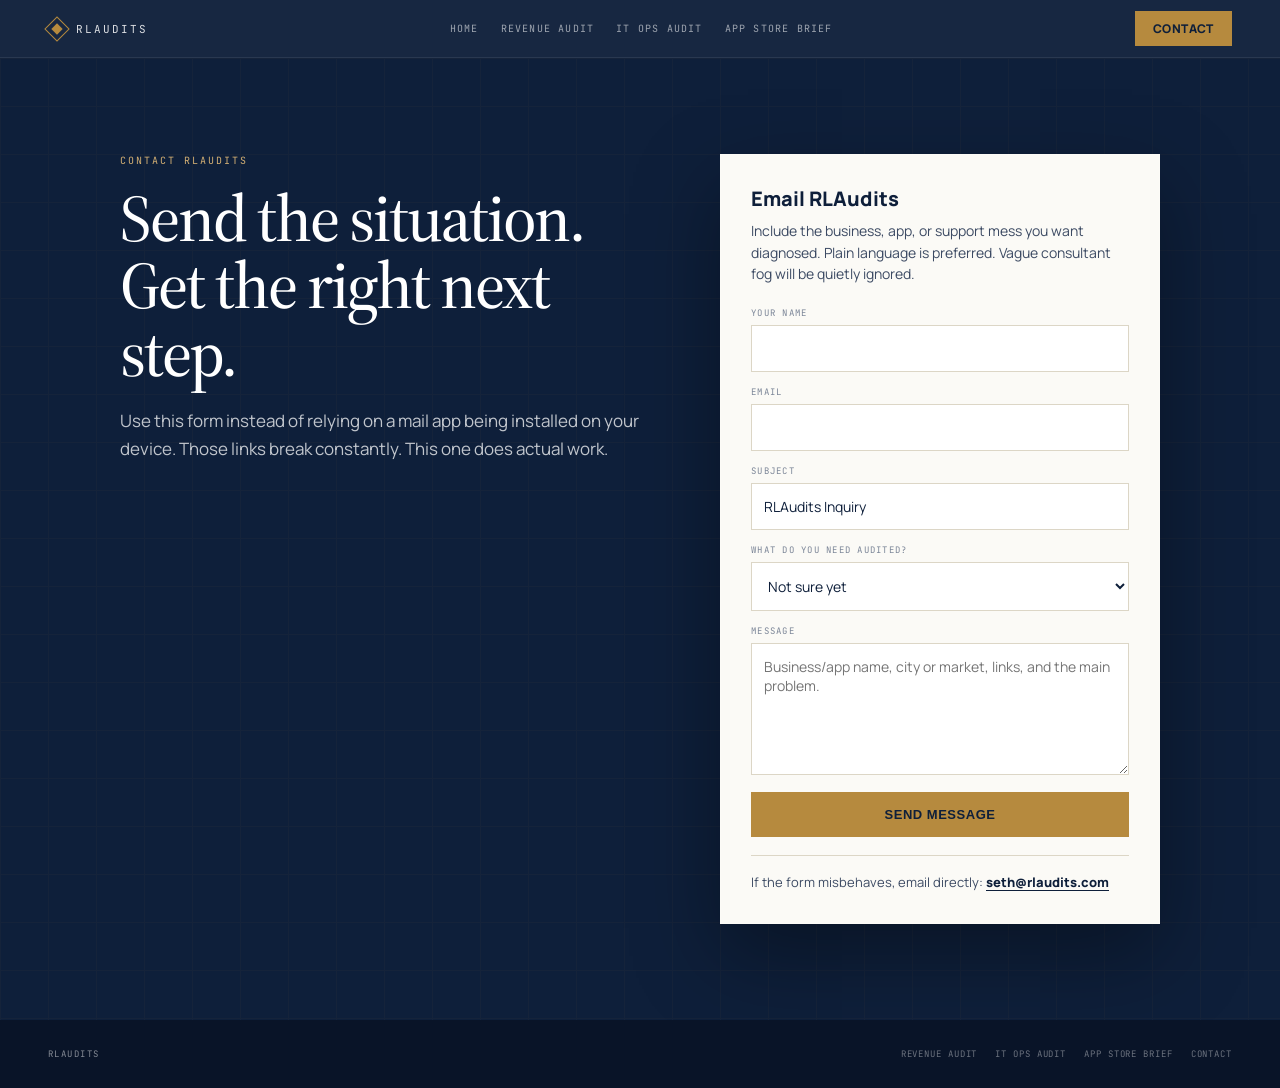
<file: contact/index.html>
<!DOCTYPE html>
<html lang="en">
<head>
<meta charset="UTF-8">
<meta name="viewport" content="width=device-width, initial-scale=1.0">
<title>Contact RL Audits</title>
<meta name="description" content="Contact RL Audits for a private audit report across growth, reputation, app stores, or IT operations.">
<link rel="canonical" href="https://rlaudits.com/contact/">
<meta property="og:type" content="website">
<meta property="og:title" content="Contact RL Audits">
<meta property="og:description" content="Contact RL Audits for a private audit report across growth, reputation, app stores, or IT operations.">
<meta property="og:url" content="https://rlaudits.com/contact/">
<meta name="twitter:card" content="summary">
<meta name="twitter:title" content="Contact RL Audits">
<meta name="twitter:description" content="Contact RL Audits for a private audit report across growth, reputation, app stores, or IT operations.">
<link rel="preconnect" href="https://fonts.googleapis.com">
<link rel="preconnect" href="https://fonts.gstatic.com" crossorigin>
<link href="https://fonts.googleapis.com/css2?family=JetBrains+Mono:wght@400;500;600&family=Manrope:wght@400;500;600;700;800&family=Source+Serif+4:opsz,wght@8..60,400;8..60,500;8..60,600&display=swap" rel="stylesheet">
<style>
  *, *::before, *::after { box-sizing: border-box; margin: 0; padding: 0; }
  :root { --navy:#0E1F3A; --navy-deep:#091428; --gold:#B68A3E; --gold-soft:#D4B074; --paper:#FBFAF6; --cream:#F7F4ED; --rule:#DCD6C6; --ink:#0E1F3A; --ink2:#3C4A63; --ink3:#7B8597; --sans:"Manrope",-apple-system,sans-serif; --serif:"Source Serif 4",Georgia,serif; --mono:"JetBrains Mono",monospace; }
  body { font-family: var(--sans); background: var(--paper); color: var(--ink); }
  a { color: inherit; text-decoration: none; }
  .site-nav { position: sticky; top: 0; z-index: 100; background: rgba(14,31,58,.96); backdrop-filter: blur(10px); border-bottom: 1px solid rgba(255,255,255,.08); padding: 0 48px; min-height: 58px; display: flex; align-items: center; justify-content: space-between; gap: 24px; }
  .nav-brand { display:flex; align-items:center; gap:10px; }
  .nav-gem { width:18px; height:18px; border:1.5px solid var(--gold); transform:rotate(45deg); position:relative; flex-shrink:0; }
  .nav-gem::after { content:''; position:absolute; inset:4px; background:var(--gold); }
  .nav-name, .nav-links { font-family:var(--mono); text-transform:uppercase; }
  .nav-name { font-size:11px; letter-spacing:.18em; color:rgba(255,255,255,.85); }
  .nav-links { display:flex; align-items:center; gap:22px; font-size:10px; letter-spacing:.12em; color:rgba(255,255,255,.58); }
  .nav-links a:hover { color:var(--gold-soft); }
  .nav-cta { display:inline-flex; padding:9px 18px; background:var(--gold); color:var(--navy); font-size:12px; font-weight:800; letter-spacing:.04em; text-transform:uppercase; }
  .hero { background:var(--navy); color:#fff; padding:96px 48px; position:relative; overflow:hidden; }
  .hero::before { content:''; position:absolute; inset:0; background-image:linear-gradient(var(--gold) 1px,transparent 1px),linear-gradient(90deg,var(--gold) 1px,transparent 1px); background-size:48px 48px; opacity:.04; }
  .hero-inner { position:relative; max-width:1040px; margin:0 auto; display:grid; grid-template-columns:1fr 440px; gap:58px; align-items:start; }
  .eyebrow { font-family:var(--mono); font-size:10px; letter-spacing:.2em; text-transform:uppercase; color:var(--gold-soft); margin-bottom:18px; }
  h1 { font-family:var(--serif); font-size:clamp(42px,6vw,66px); line-height:1.02; font-weight:500; letter-spacing:-.03em; margin-bottom:20px; }
  .sub { font-size:17px; line-height:1.65; color:rgba(255,255,255,.74); max-width:620px; }
  .panel { background:var(--paper); color:var(--ink); border:1px solid rgba(255,255,255,.12); box-shadow:0 32px 80px rgba(0,0,0,.35); padding:30px; }
  .panel-title { font-size:20px; font-weight:800; margin-bottom:8px; }
  .panel-copy { color:var(--ink2); font-size:14px; line-height:1.55; margin-bottom:22px; }
  form { display:grid; gap:14px; }
  label { font-family:var(--mono); font-size:9px; letter-spacing:.14em; text-transform:uppercase; color:var(--ink3); }
  input, textarea, select { width:100%; margin-top:6px; padding:13px 12px; border:1px solid var(--rule); background:#fff; color:var(--ink); font:14px var(--sans); }
  textarea { min-height:132px; resize:vertical; }
  button { border:0; padding:15px 24px; background:var(--gold); color:var(--navy); font-size:13px; font-weight:800; letter-spacing:.04em; text-transform:uppercase; cursor:pointer; }
  button:hover { background:var(--gold-soft); }
  .hp-field { position:absolute; left:-9999px; width:1px; height:1px; overflow:hidden; }
  .form-alert { display:none; margin-bottom:16px; padding:12px 14px; background:#FFF4E1; border:1px solid var(--gold-soft); color:var(--ink); font-size:13px; line-height:1.5; }
  .form-alert.is-visible { display:block; }
  .direct { margin-top:18px; padding-top:16px; border-top:1px solid var(--rule); font-size:13px; color:var(--ink2); line-height:1.6; }
  .direct a { color:var(--navy); font-weight:800; text-decoration:underline; text-underline-offset:3px; }
  .site-footer { background:var(--navy-deep); padding:28px 48px; display:flex; justify-content:space-between; align-items:center; gap:24px; }
  .footer-name { font-family:var(--mono); font-size:9px; letter-spacing:.16em; text-transform:uppercase; color:rgba(255,255,255,.5); }
  .footer-links { display:flex; gap:18px; flex-wrap:wrap; justify-content:flex-end; font-family:var(--mono); font-size:9px; letter-spacing:.1em; text-transform:uppercase; }
  .footer-links a { color:rgba(255,255,255,.4); }
  .footer-links a:hover { color:var(--gold-soft); }
  @media (max-width:900px) { .site-nav { padding:16px 24px; flex-direction:column; align-items:flex-start; } .nav-links { flex-wrap:wrap; gap:14px; } .hero { padding:56px 24px; } .hero-inner { grid-template-columns:1fr; } .site-footer { padding:24px; flex-direction:column; align-items:flex-start; } }
</style>
<script type="application/ld+json">
{
  "@context": "https://schema.org",
  "@graph": [
    {
      "@type": "ContactPage",
      "@id": "https://rlaudits.com/contact/#webpage",
      "name": "Contact RL Audits",
      "url": "https://rlaudits.com/contact/",
      "description": "Contact RL Audits about revenue audits, IT operations audits, and app store growth briefs."
    },
    {
      "@type": "BreadcrumbList",
      "@id": "https://rlaudits.com/contact/#breadcrumb",
      "itemListElement": [
        { "@type": "ListItem", "position": 1, "name": "Home", "item": "https://rlaudits.com/" },
        { "@type": "ListItem", "position": 2, "name": "Contact", "item": "https://rlaudits.com/contact/" }
      ]
    }
  ]
}
</script>
</head>
<body data-track-service="Contact">
<nav class="site-nav">
  <a href="/" class="nav-brand"><div class="nav-gem"></div><span class="nav-name">RLAudits</span></a>
  <div class="nav-links">
    <a href="/">Home</a>
    <a href="/revenue-audit/">Revenue Audit</a>
    <a href="/it-ops-audit/">IT Ops Audit</a>
    <a href="/app-store-growth-brief/">App Store Brief</a>
  </div>
  <a href="/contact/" class="nav-cta">Contact</a>
</nav>

<main class="hero">
  <div class="hero-inner">
    <section>
      <div class="eyebrow">Contact RLAudits</div>
      <h1>Send the situation. Get the right next step.</h1>
      <p class="sub">Use this form instead of relying on a mail app being installed on your device. Those links break constantly. This one does actual work.</p>
    </section>
    <section class="panel" aria-label="Contact form">
      <div class="panel-title">Email RLAudits</div>
      <p class="panel-copy">Include the business, app, or support mess you want diagnosed. Plain language is preferred. Vague consultant fog will be quietly ignored.</p>
      <div id="form-alert" class="form-alert" role="alert">The form did not go through. Check the required fields and try again, or email seth@rlaudits.com directly.</div>
      <form data-track-form="Contact form" action="https://api.rlaudits.com/api/contact" method="POST">
        <label class="hp-field" aria-hidden="true" tabindex="-1">Website
          <input type="text" name="website" autocomplete="off" tabindex="-1">
        </label>
        <label>Your name
          <input name="name" autocomplete="name" required>
        </label>
        <label>Email
          <input type="email" name="email" autocomplete="email" required>
        </label>
        <label>Subject
          <input id="subject" name="subject" value="RLAudits Inquiry" required>
        </label>
        <label>What do you need audited?
          <select name="audit_type">
            <option>Not sure yet</option>
            <option>Revenue Audit</option>
            <option>IT Ops Audit</option>
            <option>App Store Growth Brief</option>
          </select>
        </label>
        <label>Message
          <textarea name="message" placeholder="Business/app name, city or market, links, and the main problem." required></textarea>
        </label>
        <button type="submit">Send message</button>
      </form>
      <p class="direct">If the form misbehaves, email directly: <a href="https://mail.google.com/mail/?view=cm&fs=1&to=seth@rlaudits.com&su=RLAudits%20Inquiry" target="_blank" rel="noopener">seth@rlaudits.com</a></p>
    </section>
  </div>
</main>

<footer class="site-footer">
  <div class="footer-name">RLAudits</div>
  <div class="footer-links">
    <a href="/revenue-audit/">Revenue Audit</a>
    <a href="/it-ops-audit/">IT Ops Audit</a>
    <a href="/app-store-growth-brief/">App Store Brief</a>
    <a href="/contact/">Contact</a>
  </div>
</footer>
<script>
  const params = new URLSearchParams(window.location.search);
  const subject = params.get('subject');
  if (subject) document.getElementById('subject').value = subject;
  if (params.has('error')) document.getElementById('form-alert').classList.add('is-visible');
</script>
<script defer src="/assets/rlaudits-tracking.js"></script>
</body>
</html>
</file>
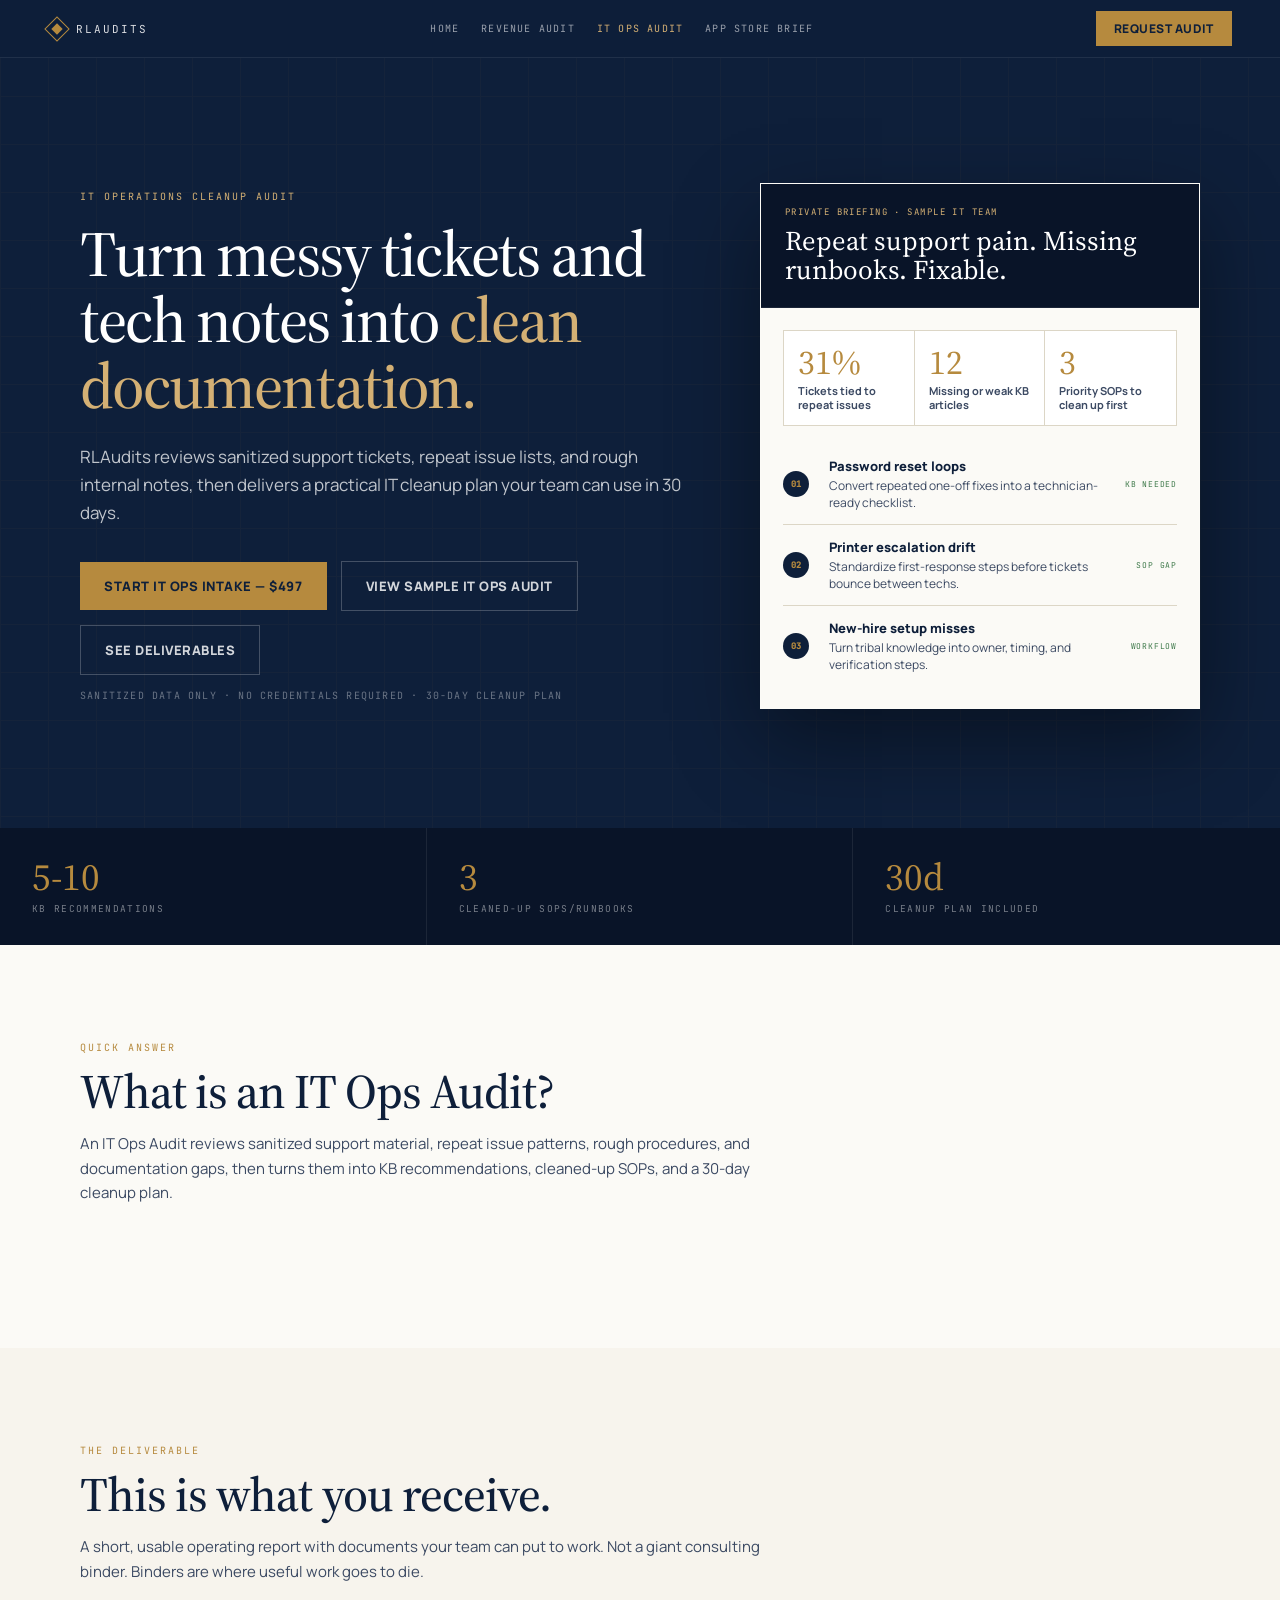
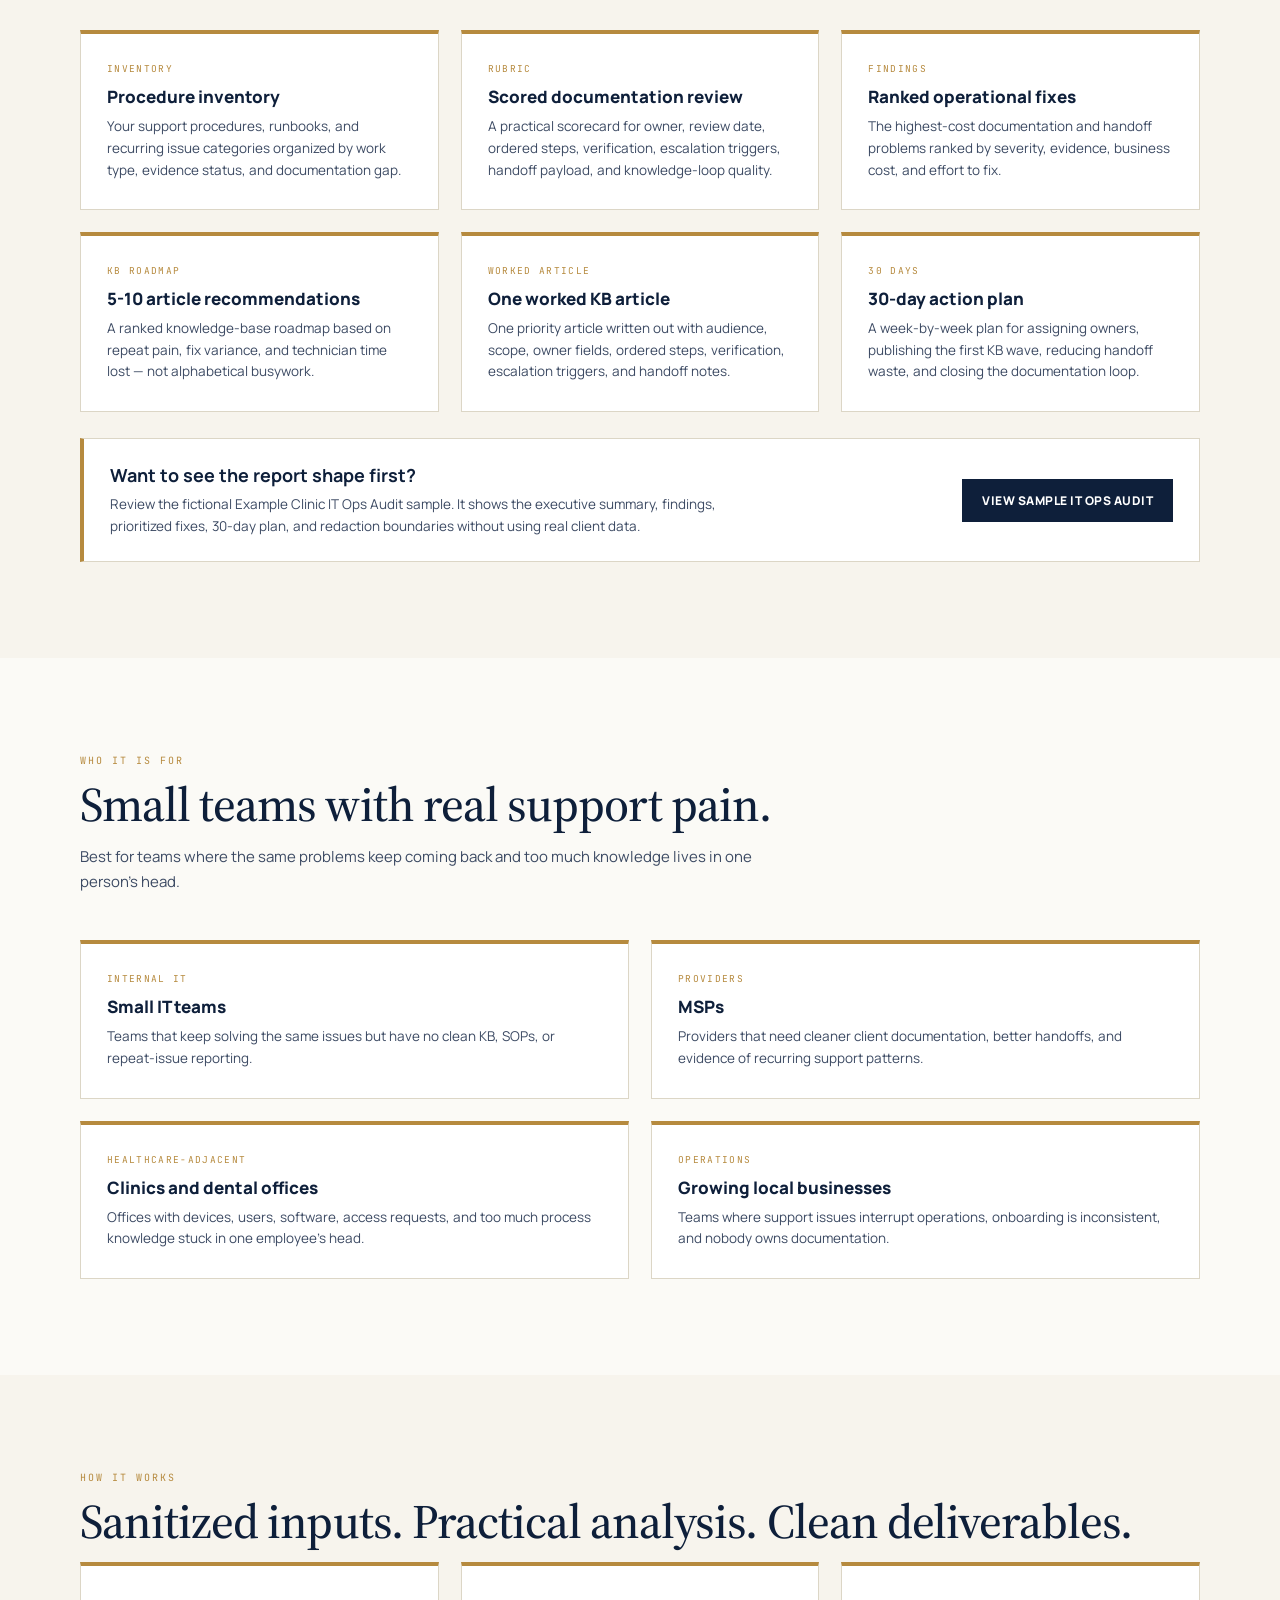
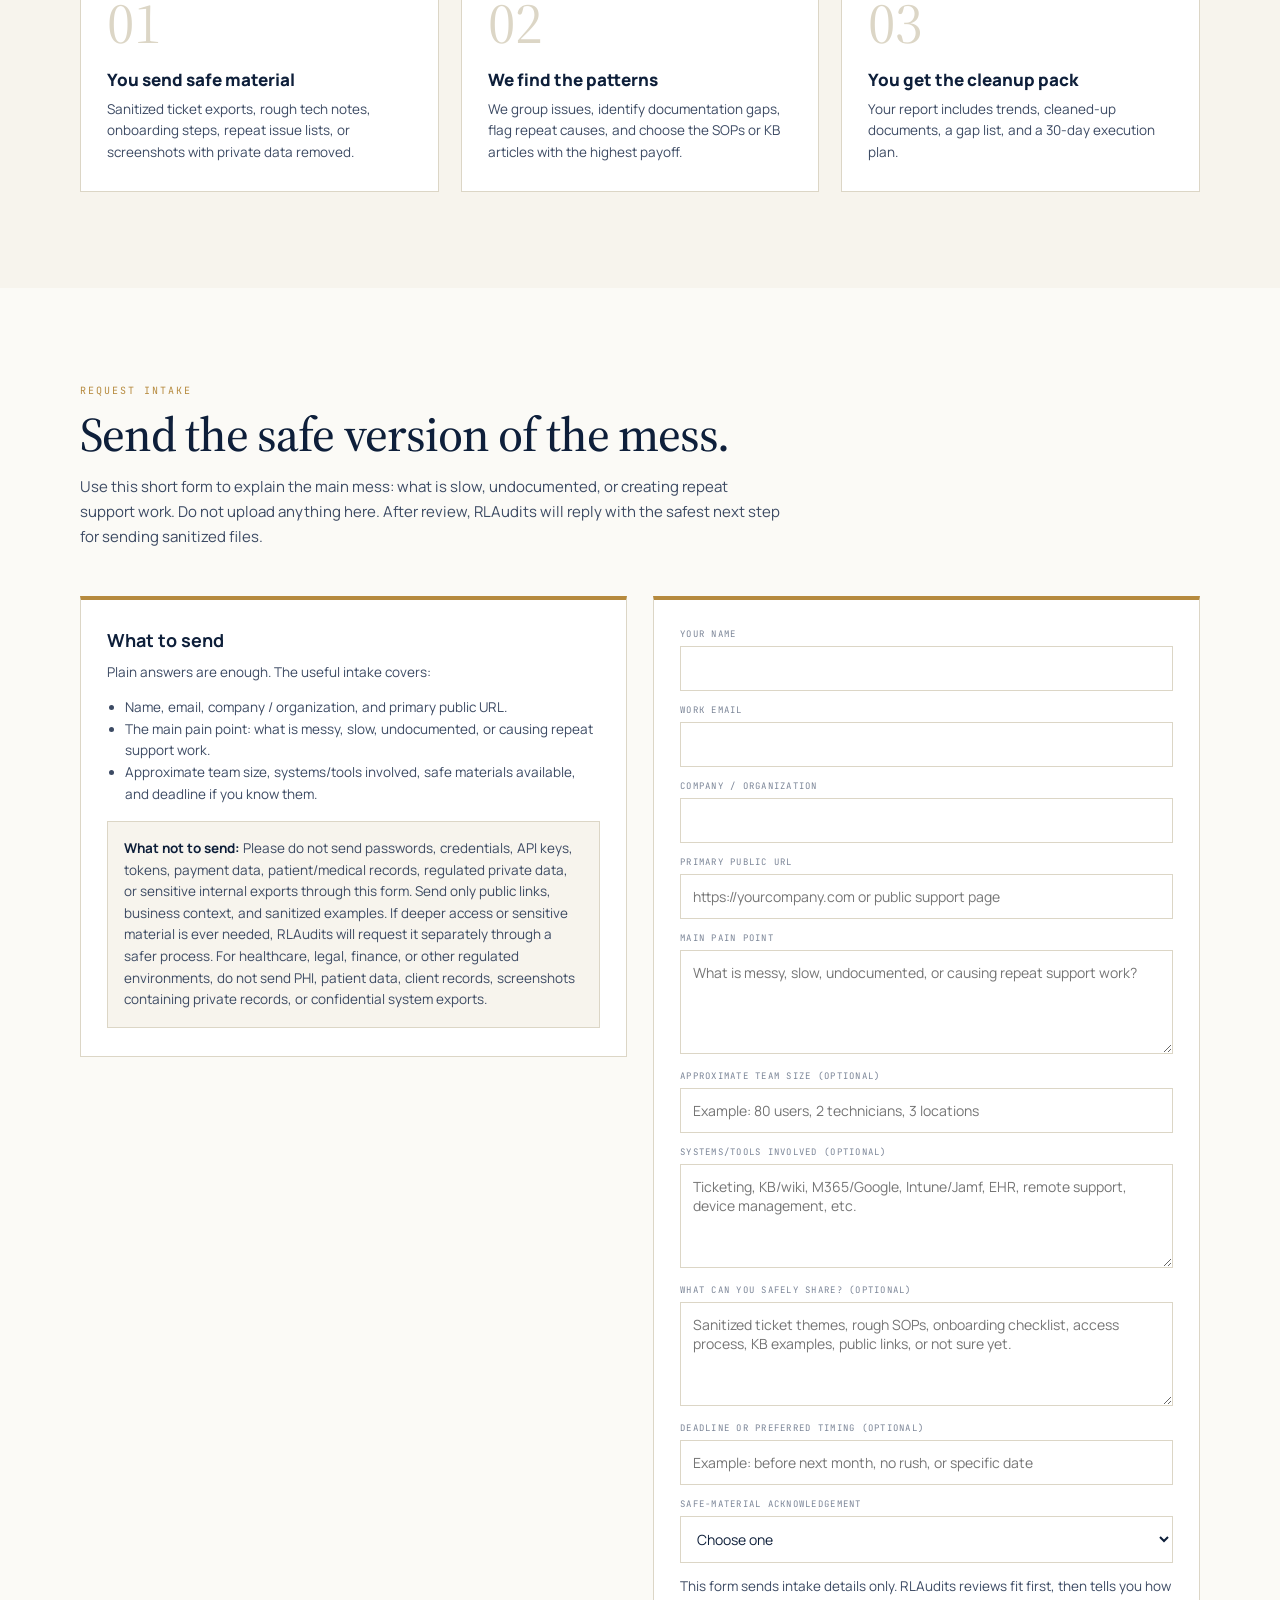
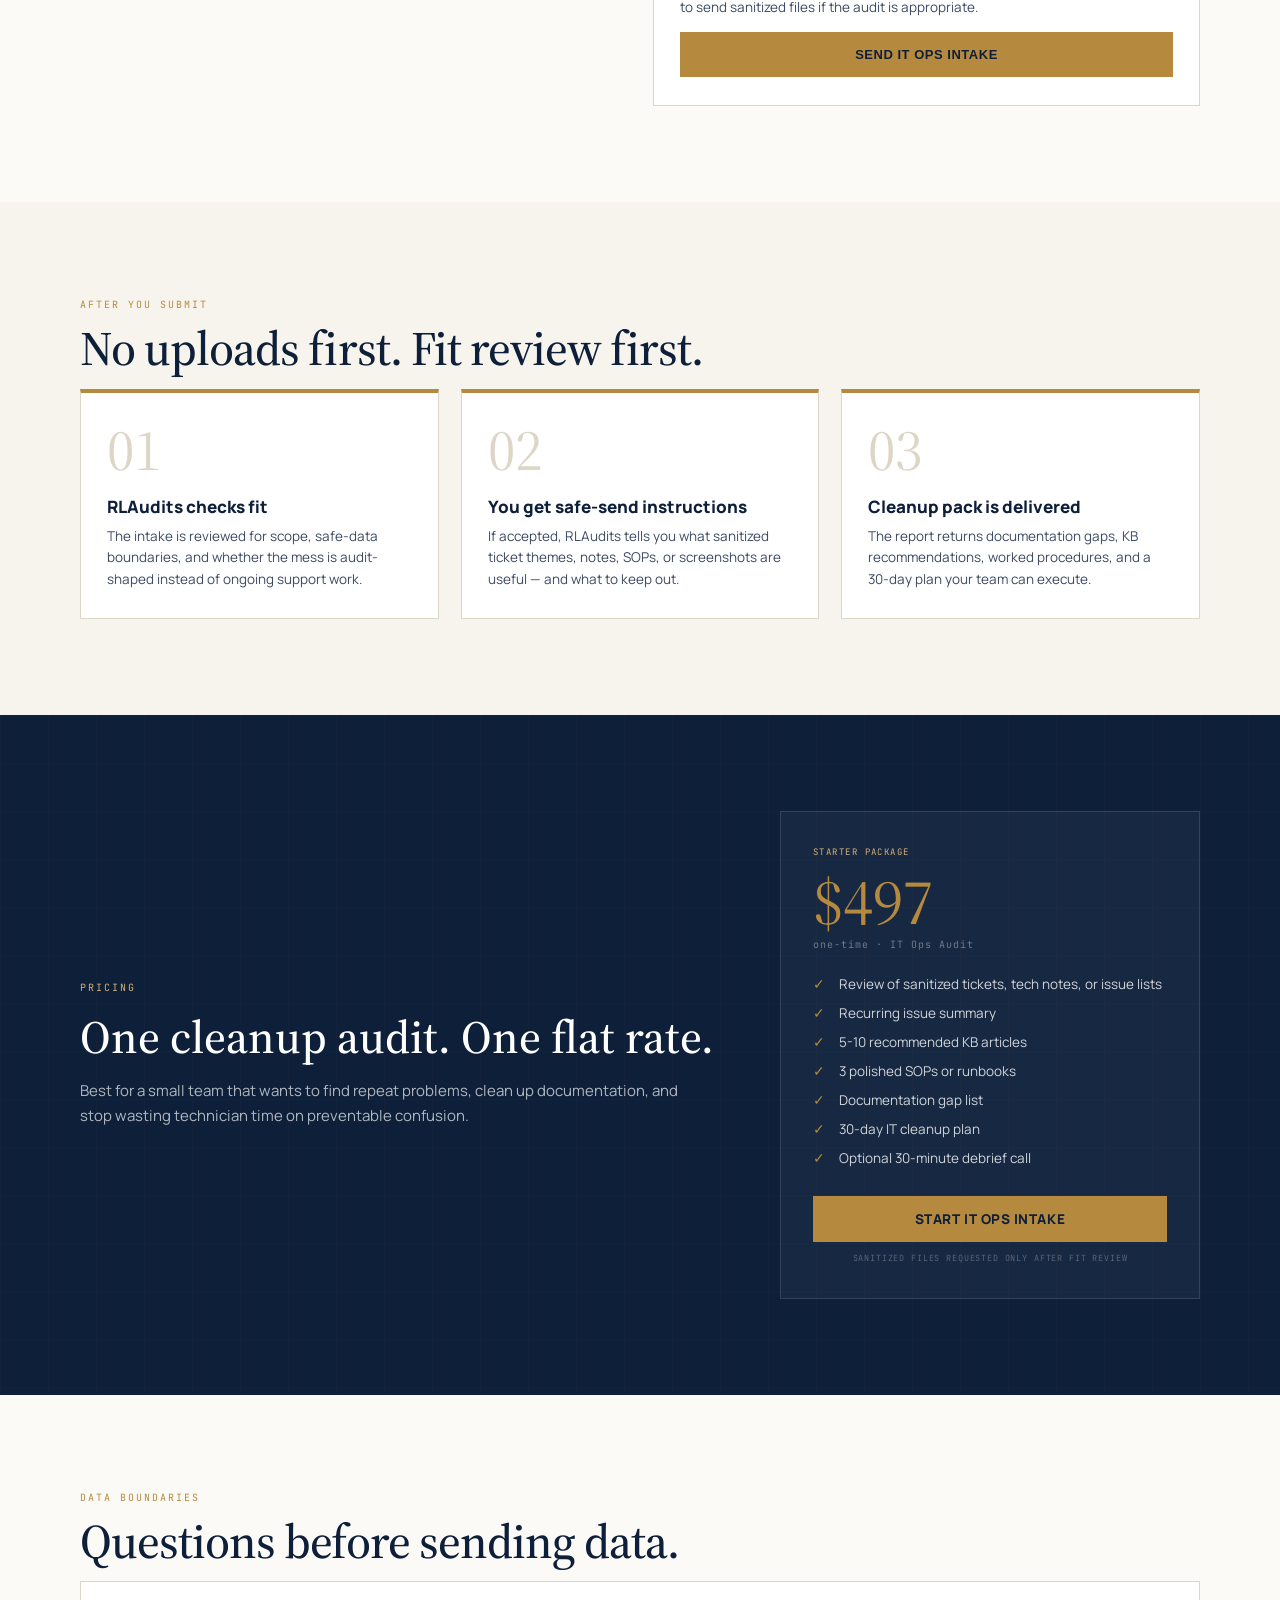
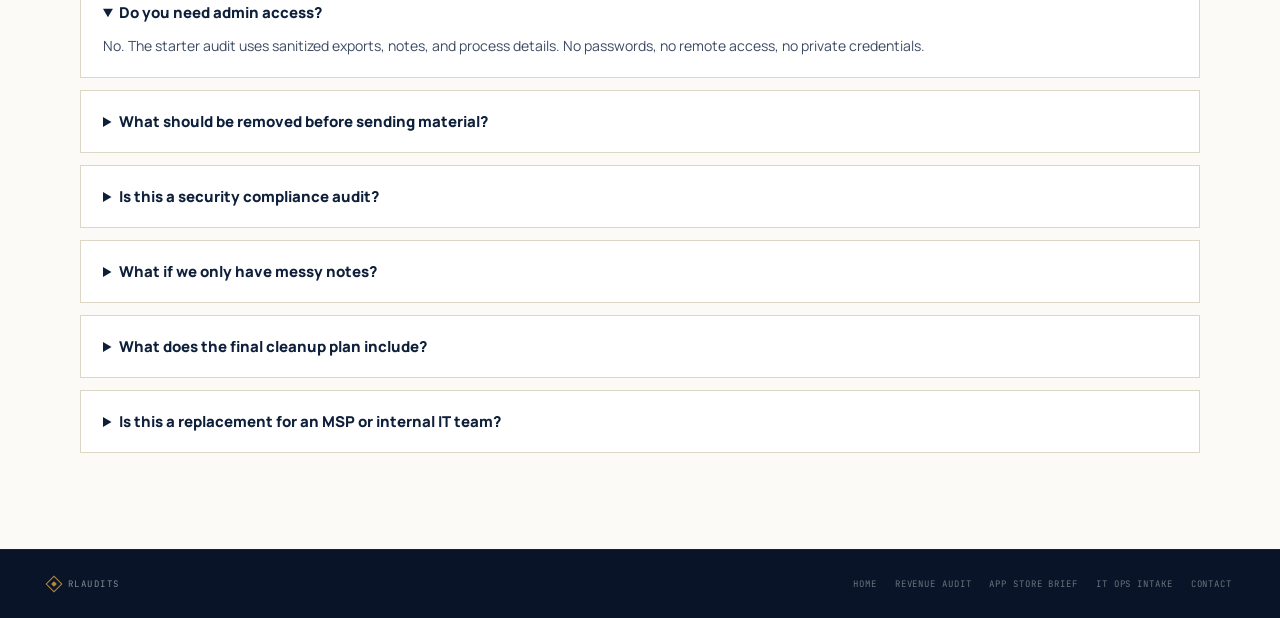
<file: it-ops-audit/index.html>
<!DOCTYPE html>
<html lang="en">
<head>
<meta charset="UTF-8">
<meta name="viewport" content="width=device-width, initial-scale=1.0">
<title>IT Ops Audit — RL Audits</title>
<meta name="description" content="Turn messy tickets, tech notes, and repeat support issues into clean documentation, SOPs, KB recommendations, and a 30-day IT cleanup plan.">
<link rel="canonical" href="https://rlaudits.com/it-ops-audit/">
<meta property="og:type" content="website">
<meta property="og:title" content="IT Ops Audit — RL Audits">
<meta property="og:description" content="Turn messy tickets, tech notes, and repeat support issues into clean documentation, SOPs, KB recommendations, and a 30-day IT cleanup plan.">
<meta property="og:url" content="https://rlaudits.com/it-ops-audit/">
<meta name="twitter:card" content="summary">
<meta name="twitter:title" content="IT Ops Audit — RL Audits">
<meta name="twitter:description" content="Turn messy tickets, tech notes, and repeat support issues into clean documentation, SOPs, KB recommendations, and a 30-day IT cleanup plan.">
<link rel="preconnect" href="https://fonts.googleapis.com">
<link rel="preconnect" href="https://fonts.gstatic.com" crossorigin>
<link href="https://fonts.googleapis.com/css2?family=JetBrains+Mono:wght@400;500;600&family=Manrope:wght@400;500;600;700;800&family=Source+Serif+4:opsz,wght@8..60,400;8..60,500;8..60,600&display=swap" rel="stylesheet">
<style>
  *, *::before, *::after { box-sizing: border-box; margin: 0; padding: 0; }
  :root {
    --navy: #0E1F3A; --navy-deep: #091428;
    --gold: #B68A3E; --gold-soft: #D4B074;
    --paper: #FBFAF6; --cream: #F7F4ED; --rule: #DCD6C6;
    --ink: #0E1F3A; --ink2: #3C4A63; --ink3: #7B8597;
    --good: #3F7A4B;
    --sans: "Manrope", -apple-system, sans-serif;
    --serif: "Source Serif 4", Georgia, serif;
    --mono: "JetBrains Mono", monospace;
  }
  html { scroll-behavior: smooth; }
  body { font-family: var(--sans); background: var(--paper); color: var(--ink); }
  a { color: inherit; text-decoration: none; }

  .site-nav { position: fixed; top: 0; left: 0; right: 0; z-index: 100; background: rgba(14,31,58,.96); backdrop-filter: blur(10px); border-bottom: 1px solid rgba(255,255,255,.08); padding: 0 48px; min-height: 58px; display: flex; align-items: center; justify-content: space-between; gap: 24px; }
  .nav-brand { display: flex; align-items: center; gap: 10px; }
  .nav-gem { width: 18px; height: 18px; border: 1.5px solid var(--gold); transform: rotate(45deg); position: relative; flex-shrink: 0; }
  .nav-gem::after { content: ''; position: absolute; inset: 4px; background: var(--gold); }
  .nav-name { font-family: var(--mono); font-size: 11px; letter-spacing: .18em; text-transform: uppercase; color: rgba(255,255,255,.85); }
  .nav-links { display: flex; align-items: center; gap: 22px; font-family: var(--mono); font-size: 10px; letter-spacing: .12em; text-transform: uppercase; color: rgba(255,255,255,.58); }
  .nav-links a:hover, .nav-links a.active { color: var(--gold-soft); }
  .nav-cta { display: inline-flex; align-items: center; padding: 9px 18px; background: var(--gold); color: var(--navy); font-size: 12px; font-weight: 800; letter-spacing: .04em; text-transform: uppercase; }

  .hero { background: var(--navy); color: #fff; padding: 148px 48px 84px; position: relative; overflow: hidden; min-height: 92vh; display: flex; align-items: center; }
  .hero-texture { position: absolute; inset: 0; pointer-events: none; background-image: linear-gradient(var(--gold) 1px, transparent 1px), linear-gradient(90deg, var(--gold) 1px, transparent 1px); background-size: 48px 48px; opacity: .04; }
  .hero-inner { position: relative; max-width: 1120px; margin: 0 auto; width: 100%; display: grid; grid-template-columns: 1fr 440px; gap: 64px; align-items: center; }
  .eyebrow { font-family: var(--mono); font-size: 10px; letter-spacing: .2em; text-transform: uppercase; color: var(--gold-soft); margin-bottom: 18px; }
  .hero-h1 { font-family: var(--serif); font-size: clamp(42px, 6vw, 64px); line-height: 1.03; font-weight: 500; letter-spacing: -.03em; margin-bottom: 24px; }
  .hero-h1 em { font-style: normal; color: var(--gold-soft); }
  .hero-sub { font-size: 17px; line-height: 1.65; color: rgba(255,255,255,.74); margin-bottom: 34px; max-width: 650px; }
  .hero-actions { display: flex; gap: 14px; flex-wrap: wrap; align-items: center; }
  .btn, .btn-secondary { display: inline-flex; align-items: center; padding: 15px 24px; font-size: 13px; font-weight: 800; letter-spacing: .04em; text-transform: uppercase; transition: transform .15s, background .15s; }
  .btn { background: var(--gold); color: var(--navy); }
  .btn-secondary { border: 1px solid rgba(255,255,255,.22); color: rgba(255,255,255,.82); }
  .btn:hover, .btn-secondary:hover { transform: translateY(-1px); }
  .hero-note { margin-top: 14px; font-family: var(--mono); font-size: 10px; color: rgba(255,255,255,.38); letter-spacing: .12em; text-transform: uppercase; }

  .dash { background: var(--paper); border: 1px solid rgba(255,255,255,.12); box-shadow: 0 32px 80px rgba(0,0,0,.4); overflow: hidden; }
  .dash-head { background: var(--navy-deep); color: #fff; padding: 22px 24px; border-bottom: 1px solid rgba(255,255,255,.08); }
  .dash-label { font-family: var(--mono); font-size: 9px; letter-spacing: .16em; text-transform: uppercase; color: var(--gold-soft); margin-bottom: 8px; }
  .dash-title { font-family: var(--serif); font-size: 27px; line-height: 1.1; }
  .dash-body { padding: 22px; color: var(--ink); }
  .kpis { display: grid; grid-template-columns: repeat(3,1fr); border: 1px solid var(--rule); margin-bottom: 18px; }
  .kpi { padding: 14px; border-right: 1px solid var(--rule); background: #fff; }
  .kpi:last-child { border-right: 0; }
  .kpi-val { font-family: var(--serif); font-size: 34px; color: var(--gold); line-height: 1; margin-bottom: 5px; }
  .kpi-label { font-size: 11px; color: var(--ink2); line-height: 1.25; font-weight: 700; }
  .fix { display: grid; grid-template-columns: 34px 1fr auto; gap: 12px; align-items: center; padding: 13px 0; border-bottom: 1px solid var(--rule); }
  .fix:last-child { border-bottom: 0; }
  .fix-num { width: 26px; height: 26px; border-radius: 50%; background: var(--navy); color: var(--gold); display: flex; align-items: center; justify-content: center; font-family: var(--mono); font-size: 9px; font-weight: 800; }
  .fix-title { font-weight: 800; font-size: 13px; }
  .fix-sub { font-size: 12px; color: var(--ink2); margin-top: 2px; }
  .fix-tag { font-family: var(--mono); font-size: 8px; letter-spacing: .1em; text-transform: uppercase; color: var(--good); white-space: nowrap; }

  .stats-strip { background: var(--navy-deep); display: grid; grid-template-columns: repeat(3,1fr); }
  .stat-cell { padding: 30px 32px; border-right: 1px solid rgba(255,255,255,.08); }
  .stat-cell:last-child { border-right: 0; }
  .stat-val { font-family: var(--serif); font-size: 38px; color: var(--gold); line-height: 1; margin-bottom: 6px; }
  .stat-lbl { font-family: var(--mono); font-size: 9.5px; letter-spacing: .14em; text-transform: uppercase; color: rgba(255,255,255,.45); }

  .section { padding: 96px 48px; }
  .cream { background: var(--cream); }
  .paper { background: var(--paper); }
  .sec-inner { max-width: 1120px; margin: 0 auto; }
  .sec-eyebrow { font-family: var(--mono); font-size: 10px; letter-spacing: .2em; text-transform: uppercase; color: var(--gold); margin-bottom: 12px; }
  .sec-h2 { font-family: var(--serif); font-size: clamp(34px,4vw,48px); line-height: 1.08; font-weight: 500; letter-spacing: -.02em; margin-bottom: 14px; }
  .sec-sub { font-size: 15px; color: var(--ink2); line-height: 1.65; max-width: 700px; margin-bottom: 46px; }
  .grid { display: grid; grid-template-columns: repeat(3,1fr); gap: 22px; }
  .grid.two { grid-template-columns: repeat(2,1fr); }
  .card { background: #fff; border: 1px solid var(--rule); border-top: 4px solid var(--gold); padding: 28px 26px; }
  .card-label { font-family: var(--mono); font-size: 9.5px; letter-spacing: .14em; text-transform: uppercase; color: var(--gold); margin-bottom: 10px; }
  .card-title { font-size: 17px; font-weight: 800; margin-bottom: 8px; }
  .card-body { font-size: 13.5px; color: var(--ink2); line-height: 1.6; }
  .sample-callout { margin-top: 26px; background: #fff; border: 1px solid var(--rule); border-left: 4px solid var(--gold); padding: 24px 26px; display: flex; justify-content: space-between; align-items: center; gap: 24px; }
  .sample-callout h3 { font-size: 18px; margin-bottom: 7px; }
  .sample-callout p { font-size: 13.5px; color: var(--ink2); line-height: 1.6; max-width: 660px; }
  .sample-link { display: inline-flex; align-items: center; padding: 13px 20px; background: var(--navy); color: #fff; font-size: 12px; font-weight: 800; letter-spacing: .04em; text-transform: uppercase; white-space: nowrap; }
  .sample-link:hover { background: var(--navy-deep); }
  .step-num { font-family: var(--serif); font-size: 58px; color: var(--rule); line-height: 1; margin-bottom: 16px; }

  .pricing-section { padding: 96px 48px; background: var(--navy); color: #fff; position: relative; overflow: hidden; }
  .pricing-texture { position: absolute; inset: 0; background-image: linear-gradient(var(--gold) 1px, transparent 1px), linear-gradient(90deg, var(--gold) 1px, transparent 1px); background-size: 48px 48px; opacity: .03; pointer-events: none; }
  .pricing-inner { position: relative; max-width: 1120px; margin: 0 auto; display: grid; grid-template-columns: 1fr 420px; gap: 64px; align-items: center; }
  .pricing-h2 { font-family: var(--serif); font-size: clamp(34px,4vw,46px); line-height: 1.1; font-weight: 500; margin-bottom: 16px; }
  .pricing-sub { font-size: 15px; color: rgba(255,255,255,.68); line-height: 1.65; max-width: 620px; }
  .pricing-card { background: rgba(255,255,255,.04); border: 1px solid rgba(255,255,255,.12); padding: 34px 32px; }
  .pricing-intro { font-family: var(--mono); font-size: 9px; letter-spacing: .16em; text-transform: uppercase; color: var(--gold-soft); margin-bottom: 12px; }
  .pricing-num { font-family: var(--serif); font-size: 64px; color: var(--gold); line-height: 1; margin-bottom: 4px; }
  .pricing-period { font-family: var(--mono); font-size: 10px; color: rgba(255,255,255,.38); letter-spacing: .1em; margin-bottom: 24px; }
  .pricing-items { list-style: none; margin-bottom: 28px; }
  .pricing-items li { display: grid; grid-template-columns: 16px 1fr; gap: 10px; font-size: 13.5px; color: rgba(255,255,255,.8); margin-bottom: 10px; line-height: 1.4; }
  .pricing-items li span:first-child { color: var(--gold); }
  .pricing-cta { display: block; text-align: center; padding: 14px 24px; background: var(--gold); color: var(--navy); font-size: 13.5px; font-weight: 800; letter-spacing: .04em; text-transform: uppercase; }
  .pricing-note { font-family: var(--mono); font-size: 8.5px; letter-spacing: .1em; text-transform: uppercase; color: rgba(255,255,255,.28); text-align: center; margin-top: 10px; }

  .intake-wrap { display: grid; grid-template-columns: 1fr 1fr; gap: 26px; align-items: start; }
  .intake-panel { background: #fff; border: 1px solid var(--rule); border-top: 4px solid var(--gold); padding: 28px 26px; }
  .intake-panel h3 { font-size: 18px; margin-bottom: 10px; }
  .intake-panel p, .intake-panel li { font-size: 13.5px; color: var(--ink2); line-height: 1.6; }
  .intake-list { margin: 14px 0 0 18px; }
  .intake-form { display: grid; gap: 13px; }
  .intake-form label { font-family: var(--mono); font-size: 9px; letter-spacing: .14em; text-transform: uppercase; color: var(--ink3); }
  .intake-form input, .intake-form textarea, .intake-form select { width: 100%; margin-top: 6px; padding: 12px; border: 1px solid var(--rule); background: #fff; color: var(--ink); font: 14px var(--sans); }
  .intake-form textarea { min-height: 104px; resize: vertical; }
  .check-grid { display: grid; grid-template-columns: repeat(2,1fr); gap: 9px 14px; margin: 6px 0 4px; }
  .check-grid label { display: flex; gap: 8px; align-items: flex-start; font-family: var(--sans); font-size: 13px; letter-spacing: 0; text-transform: none; color: var(--ink2); line-height: 1.35; }
  .check-grid input { width: auto; margin: 3px 0 0; }
  .boundary-box { margin-top: 16px; padding: 16px; background: var(--cream); border: 1px solid var(--rule); }
  .boundary-box strong { color: var(--ink); }
  .form-note { font-size: 12.5px; color: var(--ink2); line-height: 1.55; }
  .hp-field { position: absolute; left: -9999px; width: 1px; height: 1px; overflow: hidden; }
  .form-alert { display: none; padding: 12px 14px; background: #FFF4E1; border: 1px solid var(--gold-soft); color: var(--ink); font-size: 13px; line-height: 1.5; }
  .form-alert.is-visible { display: block; }
  .form-submit { border: 0; padding: 15px 24px; background: var(--gold); color: var(--navy); font-size: 13px; font-weight: 800; letter-spacing: .04em; text-transform: uppercase; cursor: pointer; }
  .form-submit:hover { background: var(--gold-soft); }

  .faq { display: grid; gap: 12px; }
  details { background: #fff; border: 1px solid var(--rule); padding: 20px 22px; }
  summary { cursor: pointer; font-weight: 800; font-size: 15px; }
  details p { margin-top: 12px; color: var(--ink2); line-height: 1.55; font-size: 14px; }

  .site-footer { background: var(--navy-deep); padding: 28px 48px; display: flex; justify-content: space-between; align-items: center; border-top: 1px solid rgba(255,255,255,.06); gap: 24px; }
  .footer-brand { display: flex; align-items: center; gap: 8px; }
  .footer-gem { width: 12px; height: 12px; border: 1px solid var(--gold); transform: rotate(45deg); position: relative; flex-shrink: 0; }
  .footer-gem::after { content: ''; position: absolute; inset: 3px; background: var(--gold); }
  .footer-name { font-family: var(--mono); font-size: 9px; letter-spacing: .16em; text-transform: uppercase; color: rgba(255,255,255,.5); }
  .footer-links { display: flex; align-items: center; gap: 18px; flex-wrap: wrap; justify-content: flex-end; font-family: var(--mono); font-size: 9px; letter-spacing: .1em; text-transform: uppercase; }
  .footer-links a { color: rgba(255,255,255,.4); }
  .footer-links a:hover { color: var(--gold-soft); }

  @media (max-width: 980px) {
    .site-nav { position: static; padding: 16px 24px; flex-direction: column; align-items: flex-start; }
    .nav-links { flex-wrap: wrap; gap: 14px; }
    .hero-inner, .pricing-inner { grid-template-columns: 1fr; }
    .grid, .grid.two, .stats-strip, .intake-wrap, .check-grid { grid-template-columns: 1fr; }
    .hero, .section, .pricing-section, .site-footer { padding-left: 24px; padding-right: 24px; }
    .hero { padding-top: 72px; min-height: auto; }
    .kpis { grid-template-columns: 1fr; }
    .kpi { border-right: 0; border-bottom: 1px solid var(--rule); }
    .fix { grid-template-columns: 34px 1fr; }
    .fix-tag { grid-column: 2; }
    .site-footer { flex-direction: column; align-items: flex-start; }
    .sample-callout { flex-direction: column; align-items: flex-start; }
  }
</style>
<script type="application/ld+json">
{
  "@context": "https://schema.org",
  "@graph": [
    {
      "@type": [
        "Organization",
        "ProfessionalService"
      ],
      "@id": "https://rlaudits.com/#organization",
      "name": "RL Audits",
      "url": "https://rlaudits.com/",
      "email": "seth@rlaudits.com",
      "areaServed": [
        "Chattanooga, TN",
        "United States"
      ],
      "description": "RL Audits creates private, evidence-first audit reports for revenue leaks, IT operations cleanup, and app store growth briefs.",
      "sameAs": []
    },
    {
      "@type": "BreadcrumbList",
      "@id": "https://rlaudits.com/it-ops-audit/#breadcrumb",
      "itemListElement": [
        {
          "@type": "ListItem",
          "position": 1,
          "name": "Home",
          "item": "https://rlaudits.com/"
        },
        {
          "@type": "ListItem",
          "position": 2,
          "name": "IT Ops Audit",
          "item": "https://rlaudits.com/it-ops-audit/"
        }
      ]
    },
    {
      "@type": "Service",
      "@id": "https://rlaudits.com/it-ops-audit/#service",
      "name": "IT Ops Audit",
      "serviceType": "IT operations documentation audit",
      "description": "A documentation and support-operations cleanup audit using sanitized tickets, notes, issue lists, and procedures.",
      "provider": {
        "@id": "https://rlaudits.com/#organization"
      },
      "areaServed": [
        "United States",
        "Chattanooga, TN"
      ],
      "url": "https://rlaudits.com/it-ops-audit/",
      "offers": {
        "@type": "Offer",
        "price": "497",
        "priceCurrency": "USD",
        "availability": "https://schema.org/InStock",
        "url": "https://rlaudits.com/it-ops-audit/"
      }
    },
    {
      "@type": "FAQPage",
      "@id": "https://rlaudits.com/it-ops-audit/#faq",
      "mainEntity": [
        {
          "@type": "Question",
          "name": "Do you need admin access?",
          "acceptedAnswer": {
            "@type": "Answer",
            "text": "No. The starter audit uses sanitized exports, notes, and process details. No passwords, no remote access, no private credentials."
          }
        },
        {
          "@type": "Question",
          "name": "What should be removed before sending material?",
          "acceptedAnswer": {
            "@type": "Answer",
            "text": "Remove names, patient/customer information, passwords, medical details, account numbers, and anything your organization would not want in an outside review."
          }
        },
        {
          "@type": "Question",
          "name": "Is this a security compliance audit?",
          "acceptedAnswer": {
            "@type": "Answer",
            "text": "No. This is an operations and documentation audit. It can help organize evidence and procedures, but it does not certify HIPAA, SOC 2, PCI, or anything else with expensive acronyms."
          }
        },
        {
          "@type": "Question",
          "name": "What if we only have messy notes?",
          "acceptedAnswer": {
            "@type": "Answer",
            "text": "That is acceptable. Messy notes are often where the useful truth lives. We turn them into structured procedures and a cleanup plan."
          }
        },
        {
          "@type": "Question",
          "name": "What does the final cleanup plan include?",
          "acceptedAnswer": {
            "@type": "Answer",
            "text": "It includes the highest-repeat issues, documentation gaps, recommended KB articles, priority SOP/runbook fixes, and a 30-day sequence for assigning owners and publishing improvements."
          }
        },
        {
          "@type": "Question",
          "name": "Is this a replacement for an MSP or internal IT team?",
          "acceptedAnswer": {
            "@type": "Answer",
            "text": "No. The audit gives the team a clearer work list and cleaner procedures. It does not replace day-to-day support, security monitoring, or systems administration."
          }
        }
      ]
    }
  ]
}
</script>
</head>
<body data-track-service="IT Ops Audit">
<nav class="site-nav">
  <a href="/" class="nav-brand"><div class="nav-gem"></div><span class="nav-name">RLAudits</span></a>
  <div class="nav-links">
    <a href="/">Home</a>
    <a href="/revenue-audit/">Revenue Audit</a>
    <a class="active" href="/it-ops-audit/">IT Ops Audit</a>
    <a href="/app-store-growth-brief/">App Store Brief</a>
  </div>
  <a href="#intake" class="nav-cta">Request audit</a>
</nav>

<section class="hero">
  <div class="hero-texture"></div>
  <div class="hero-inner">
    <div>
      <div class="eyebrow">IT operations cleanup audit</div>
      <h1 class="hero-h1">Turn messy tickets and tech notes into <em>clean documentation.</em></h1>
      <p class="hero-sub">RLAudits reviews sanitized support tickets, repeat issue lists, and rough internal notes, then delivers a practical IT cleanup plan your team can use in 30 days.</p>
      <div class="hero-actions">
        <a class="btn" href="#intake">Start IT Ops intake — $497</a>
        <a class="btn-secondary" href="/it-ops-audit/sample.html">View sample IT Ops Audit</a>
        <a class="btn-secondary" href="#deliverables">See deliverables</a>
      </div>
      <div class="hero-note">Sanitized data only · No credentials required · 30-day cleanup plan</div>
    </div>
    <aside class="dash">
      <div class="dash-head">
        <div class="dash-label">Private briefing · Sample IT team</div>
        <div class="dash-title">Repeat support pain. Missing runbooks. Fixable.</div>
      </div>
      <div class="dash-body">
        <div class="kpis">
          <div class="kpi"><div class="kpi-val">31%</div><div class="kpi-label">Tickets tied to repeat issues</div></div>
          <div class="kpi"><div class="kpi-val">12</div><div class="kpi-label">Missing or weak KB articles</div></div>
          <div class="kpi"><div class="kpi-val">3</div><div class="kpi-label">Priority SOPs to clean up first</div></div>
        </div>
        <div class="fix"><div class="fix-num">01</div><div><div class="fix-title">Password reset loops</div><div class="fix-sub">Convert repeated one-off fixes into a technician-ready checklist.</div></div><div class="fix-tag">KB needed</div></div>
        <div class="fix"><div class="fix-num">02</div><div><div class="fix-title">Printer escalation drift</div><div class="fix-sub">Standardize first-response steps before tickets bounce between techs.</div></div><div class="fix-tag">SOP gap</div></div>
        <div class="fix"><div class="fix-num">03</div><div><div class="fix-title">New-hire setup misses</div><div class="fix-sub">Turn tribal knowledge into owner, timing, and verification steps.</div></div><div class="fix-tag">Workflow</div></div>
      </div>
    </aside>
  </div>
</section>

<div class="stats-strip">
  <div class="stat-cell"><div class="stat-val">5-10</div><div class="stat-lbl">KB recommendations</div></div>
  <div class="stat-cell"><div class="stat-val">3</div><div class="stat-lbl">Cleaned-up SOPs/runbooks</div></div>
  <div class="stat-cell"><div class="stat-val">30d</div><div class="stat-lbl">Cleanup plan included</div></div>
</div>

<section class="section paper" id="quick-answer">
  <div class="sec-inner">
    <div class="sec-eyebrow">Quick answer</div>
    <h2 class="sec-h2">What is an IT Ops Audit?</h2>
    <p class="sec-sub">An IT Ops Audit reviews sanitized support material, repeat issue patterns, rough procedures, and documentation gaps, then turns them into KB recommendations, cleaned-up SOPs, and a 30-day cleanup plan.</p>
  </div>
</section>

<section id="deliverables" class="section cream">

  <div class="sec-inner">
    <div class="sec-eyebrow">The deliverable</div>
    <h2 class="sec-h2">This is what you receive.</h2>
    <p class="sec-sub">A short, usable operating report with documents your team can put to work. Not a giant consulting binder. Binders are where useful work goes to die.</p>
    <div class="grid">
      <div class="card"><div class="card-label">Inventory</div><div class="card-title">Procedure inventory</div><div class="card-body">Your support procedures, runbooks, and recurring issue categories organized by work type, evidence status, and documentation gap.</div></div>
      <div class="card"><div class="card-label">Rubric</div><div class="card-title">Scored documentation review</div><div class="card-body">A practical scorecard for owner, review date, ordered steps, verification, escalation triggers, handoff payload, and knowledge-loop quality.</div></div>
      <div class="card"><div class="card-label">Findings</div><div class="card-title">Ranked operational fixes</div><div class="card-body">The highest-cost documentation and handoff problems ranked by severity, evidence, business cost, and effort to fix.</div></div>
      <div class="card"><div class="card-label">KB roadmap</div><div class="card-title">5-10 article recommendations</div><div class="card-body">A ranked knowledge-base roadmap based on repeat pain, fix variance, and technician time lost — not alphabetical busywork.</div></div>
      <div class="card"><div class="card-label">Worked article</div><div class="card-title">One worked KB article</div><div class="card-body">One priority article written out with audience, scope, owner fields, ordered steps, verification, escalation triggers, and handoff notes.</div></div>
      <div class="card"><div class="card-label">30 days</div><div class="card-title">30-day action plan</div><div class="card-body">A week-by-week plan for assigning owners, publishing the first KB wave, reducing handoff waste, and closing the documentation loop.</div></div>
    </div>
    <div class="sample-callout">
      <div>
        <h3>Want to see the report shape first?</h3>
        <p>Review the fictional Example Clinic IT Ops Audit sample. It shows the executive summary, findings, prioritized fixes, 30-day plan, and redaction boundaries without using real client data.</p>
      </div>
      <a class="sample-link" href="/it-ops-audit/sample.html">View sample IT Ops Audit</a>
    </div>
  </div>
</section>

<section class="section paper">
  <div class="sec-inner">
    <div class="sec-eyebrow">Who it is for</div>
    <h2 class="sec-h2">Small teams with real support pain.</h2>
    <p class="sec-sub">Best for teams where the same problems keep coming back and too much knowledge lives in one person’s head.</p>
    <div class="grid two">
      <div class="card"><div class="card-label">Internal IT</div><div class="card-title">Small IT teams</div><div class="card-body">Teams that keep solving the same issues but have no clean KB, SOPs, or repeat-issue reporting.</div></div>
      <div class="card"><div class="card-label">Providers</div><div class="card-title">MSPs</div><div class="card-body">Providers that need cleaner client documentation, better handoffs, and evidence of recurring support patterns.</div></div>
      <div class="card"><div class="card-label">Healthcare-adjacent</div><div class="card-title">Clinics and dental offices</div><div class="card-body">Offices with devices, users, software, access requests, and too much process knowledge stuck in one employee’s head.</div></div>
      <div class="card"><div class="card-label">Operations</div><div class="card-title">Growing local businesses</div><div class="card-body">Teams where support issues interrupt operations, onboarding is inconsistent, and nobody owns documentation.</div></div>
    </div>
  </div>
</section>

<section class="section cream">
  <div class="sec-inner">
    <div class="sec-eyebrow">How it works</div>
    <h2 class="sec-h2">Sanitized inputs. Practical analysis. Clean deliverables.</h2>
    <div class="grid">
      <div class="card"><div class="step-num">01</div><div class="card-title">You send safe material</div><div class="card-body">Sanitized ticket exports, rough tech notes, onboarding steps, repeat issue lists, or screenshots with private data removed.</div></div>
      <div class="card"><div class="step-num">02</div><div class="card-title">We find the patterns</div><div class="card-body">We group issues, identify documentation gaps, flag repeat causes, and choose the SOPs or KB articles with the highest payoff.</div></div>
      <div class="card"><div class="step-num">03</div><div class="card-title">You get the cleanup pack</div><div class="card-body">Your report includes trends, cleaned-up documents, a gap list, and a 30-day execution plan.</div></div>
    </div>
  </div>
</section>

<section id="intake" class="section paper">
  <div class="sec-inner">
    <div class="sec-eyebrow">Request intake</div>
    <h2 class="sec-h2">Send the safe version of the mess.</h2>
    <p class="sec-sub">Use this short form to explain the main mess: what is slow, undocumented, or creating repeat support work. Do not upload anything here. After review, RLAudits will reply with the safest next step for sending sanitized files.</p>
    <div class="intake-wrap">
      <div class="intake-panel">
        <h3>What to send</h3>
        <p>Plain answers are enough. The useful intake covers:</p>
        <ul class="intake-list">
          <li>Name, email, company / organization, and primary public URL.</li>
          <li>The main pain point: what is messy, slow, undocumented, or causing repeat support work.</li>
          <li>Approximate team size, systems/tools involved, safe materials available, and deadline if you know them.</li>
        </ul>
        <div class="boundary-box">
          <p><strong>What not to send:</strong> Please do not send passwords, credentials, API keys, tokens, payment data, patient/medical records, regulated private data, or sensitive internal exports through this form. Send only public links, business context, and sanitized examples. If deeper access or sensitive material is ever needed, RLAudits will request it separately through a safer process. For healthcare, legal, finance, or other regulated environments, do not send PHI, patient data, client records, screenshots containing private records, or confidential system exports.</p>
        </div>
      </div>
      <form data-track-form="IT Ops Audit intake" class="intake-panel intake-form" action="https://api.rlaudits.com/api/it-ops-intake" method="POST">
        <div id="form-alert" class="form-alert" role="alert">The intake did not go through. Check the required fields and try again, or email seth@rlaudits.com directly.</div>
        <label class="hp-field" aria-hidden="true" tabindex="-1">Website
          <input type="text" name="website" autocomplete="off" tabindex="-1">
        </label>
        <label>Your name
          <input name="name" autocomplete="name" required>
        </label>
        <label>Work email
          <input type="email" name="email" autocomplete="email" required>
        </label>
        <label>Company / organization
          <input name="company" autocomplete="organization" required>
        </label>
        <label>Primary public URL
          <input type="url" name="primary_public_url" inputmode="url" placeholder="https://yourcompany.com or public support page" required>
        </label>
        <label>Main pain point
          <textarea name="biggest_pain" placeholder="What is messy, slow, undocumented, or causing repeat support work?" required></textarea>
        </label>
        <label>Approximate team size <span aria-hidden="true">(optional)</span>
          <input name="approximate_team_size" placeholder="Example: 80 users, 2 technicians, 3 locations">
        </label>
        <label>Systems/tools involved <span aria-hidden="true">(optional)</span>
          <textarea name="systems_involved" placeholder="Ticketing, KB/wiki, M365/Google, Intune/Jamf, EHR, remote support, device management, etc."></textarea>
        </label>
        <label>What can you safely share? <span aria-hidden="true">(optional)</span>
          <textarea name="safe_to_share" placeholder="Sanitized ticket themes, rough SOPs, onboarding checklist, access process, KB examples, public links, or not sure yet."></textarea>
        </label>
        <label>Deadline or preferred timing <span aria-hidden="true">(optional)</span>
          <input name="deadline" placeholder="Example: before next month, no rush, or specific date">
        </label>
        <label>Safe-material acknowledgement
          <select name="sanitization_confirmation" required>
            <option value="">Choose one</option>
            <option>I confirm I will not send passwords, credentials, API keys, tokens, payment data, patient/medical records, regulated private data, sensitive internal exports, or screenshots containing private records through this form.</option>
          </select>
        </label>
        <p class="form-note">This form sends intake details only. RLAudits reviews fit first, then tells you how to send sanitized files if the audit is appropriate.</p>
        <button class="form-submit" type="submit">Send IT Ops intake</button>
      </form>
    </div>
  </div>
</section>

<section class="section cream" id="after-submit">
  <div class="sec-inner">
    <div class="sec-eyebrow">After you submit</div>
    <h2 class="sec-h2">No uploads first. Fit review first.</h2>
    <div class="grid">
      <div class="card"><div class="step-num">01</div><div class="card-title">RLAudits checks fit</div><div class="card-body">The intake is reviewed for scope, safe-data boundaries, and whether the mess is audit-shaped instead of ongoing support work.</div></div>
      <div class="card"><div class="step-num">02</div><div class="card-title">You get safe-send instructions</div><div class="card-body">If accepted, RLAudits tells you what sanitized ticket themes, notes, SOPs, or screenshots are useful — and what to keep out.</div></div>
      <div class="card"><div class="step-num">03</div><div class="card-title">Cleanup pack is delivered</div><div class="card-body">The report returns documentation gaps, KB recommendations, worked procedures, and a 30-day plan your team can execute.</div></div>
    </div>
  </div>
</section>

<section class="pricing-section" id="pricing">
  <div class="pricing-texture"></div>
  <div class="pricing-inner">
    <div>
      <div class="eyebrow">Pricing</div>
      <h2 class="pricing-h2">One cleanup audit. One flat rate.</h2>
      <p class="pricing-sub">Best for a small team that wants to find repeat problems, clean up documentation, and stop wasting technician time on preventable confusion.</p>
    </div>
    <div class="pricing-card">
      <div class="pricing-intro">Starter package</div>
      <div class="pricing-num">$497</div>
      <div class="pricing-period">one-time · IT Ops Audit</div>
      <ul class="pricing-items">
        <li><span>✓</span><span>Review of sanitized tickets, tech notes, or issue lists</span></li>
        <li><span>✓</span><span>Recurring issue summary</span></li>
        <li><span>✓</span><span>5-10 recommended KB articles</span></li>
        <li><span>✓</span><span>3 polished SOPs or runbooks</span></li>
        <li><span>✓</span><span>Documentation gap list</span></li>
        <li><span>✓</span><span>30-day IT cleanup plan</span></li>
        <li><span>✓</span><span>Optional 30-minute debrief call</span></li>
      </ul>
      <a href="#intake" class="pricing-cta">Start IT Ops intake</a>
      <div class="pricing-note">Sanitized files requested only after fit review</div>
    </div>
  </div>
</section>

<section class="section paper">
  <div class="sec-inner">
    <div class="sec-eyebrow">Data boundaries</div>
    <h2 class="sec-h2">Questions before sending data.</h2>
    <div class="faq">
      <details open><summary>Do you need admin access?</summary><p>No. The starter audit uses sanitized exports, notes, and process details. No passwords, no remote access, no private credentials.</p></details>
      <details><summary>What should be removed before sending material?</summary><p>Remove names, patient/customer information, passwords, medical details, account numbers, and anything your organization would not want in an outside review.</p></details>
      <details><summary>Is this a security compliance audit?</summary><p>No. This is an operations and documentation audit. It can help organize evidence and procedures, but it does not certify HIPAA, SOC 2, PCI, or anything else with expensive acronyms.</p></details>
      <details><summary>What if we only have messy notes?</summary><p>That is acceptable. Messy notes are often where the useful truth lives. We turn them into structured procedures and a cleanup plan.</p></details>
      <details><summary>What does the final cleanup plan include?</summary><p>It includes the highest-repeat issues, documentation gaps, recommended KB articles, priority SOP/runbook fixes, and a 30-day sequence for assigning owners and publishing improvements.</p></details>
      <details><summary>Is this a replacement for an MSP or internal IT team?</summary><p>No. The audit gives the team a clearer work list and cleaner procedures. It does not replace day-to-day support, security monitoring, or systems administration.</p></details>
    </div>
  </div>
</section>

<footer class="site-footer">
  <div class="footer-brand"><div class="footer-gem"></div><span class="footer-name">RLAudits</span></div>
  <div class="footer-links">
    <a href="/">Home</a>
    <a href="/revenue-audit/">Revenue Audit</a>
    <a href="/app-store-growth-brief/">App Store Brief</a>
    <a href="/it-ops-audit/#intake">IT Ops Intake</a>
    <a href="/contact/">Contact</a>
  </div>
</footer>
<script>
  const params = new URLSearchParams(window.location.search);
  if (params.has('error')) document.getElementById('form-alert').classList.add('is-visible');
</script>
<script defer src="/assets/rlaudits-tracking.js"></script>
</body>
</html>
</file>
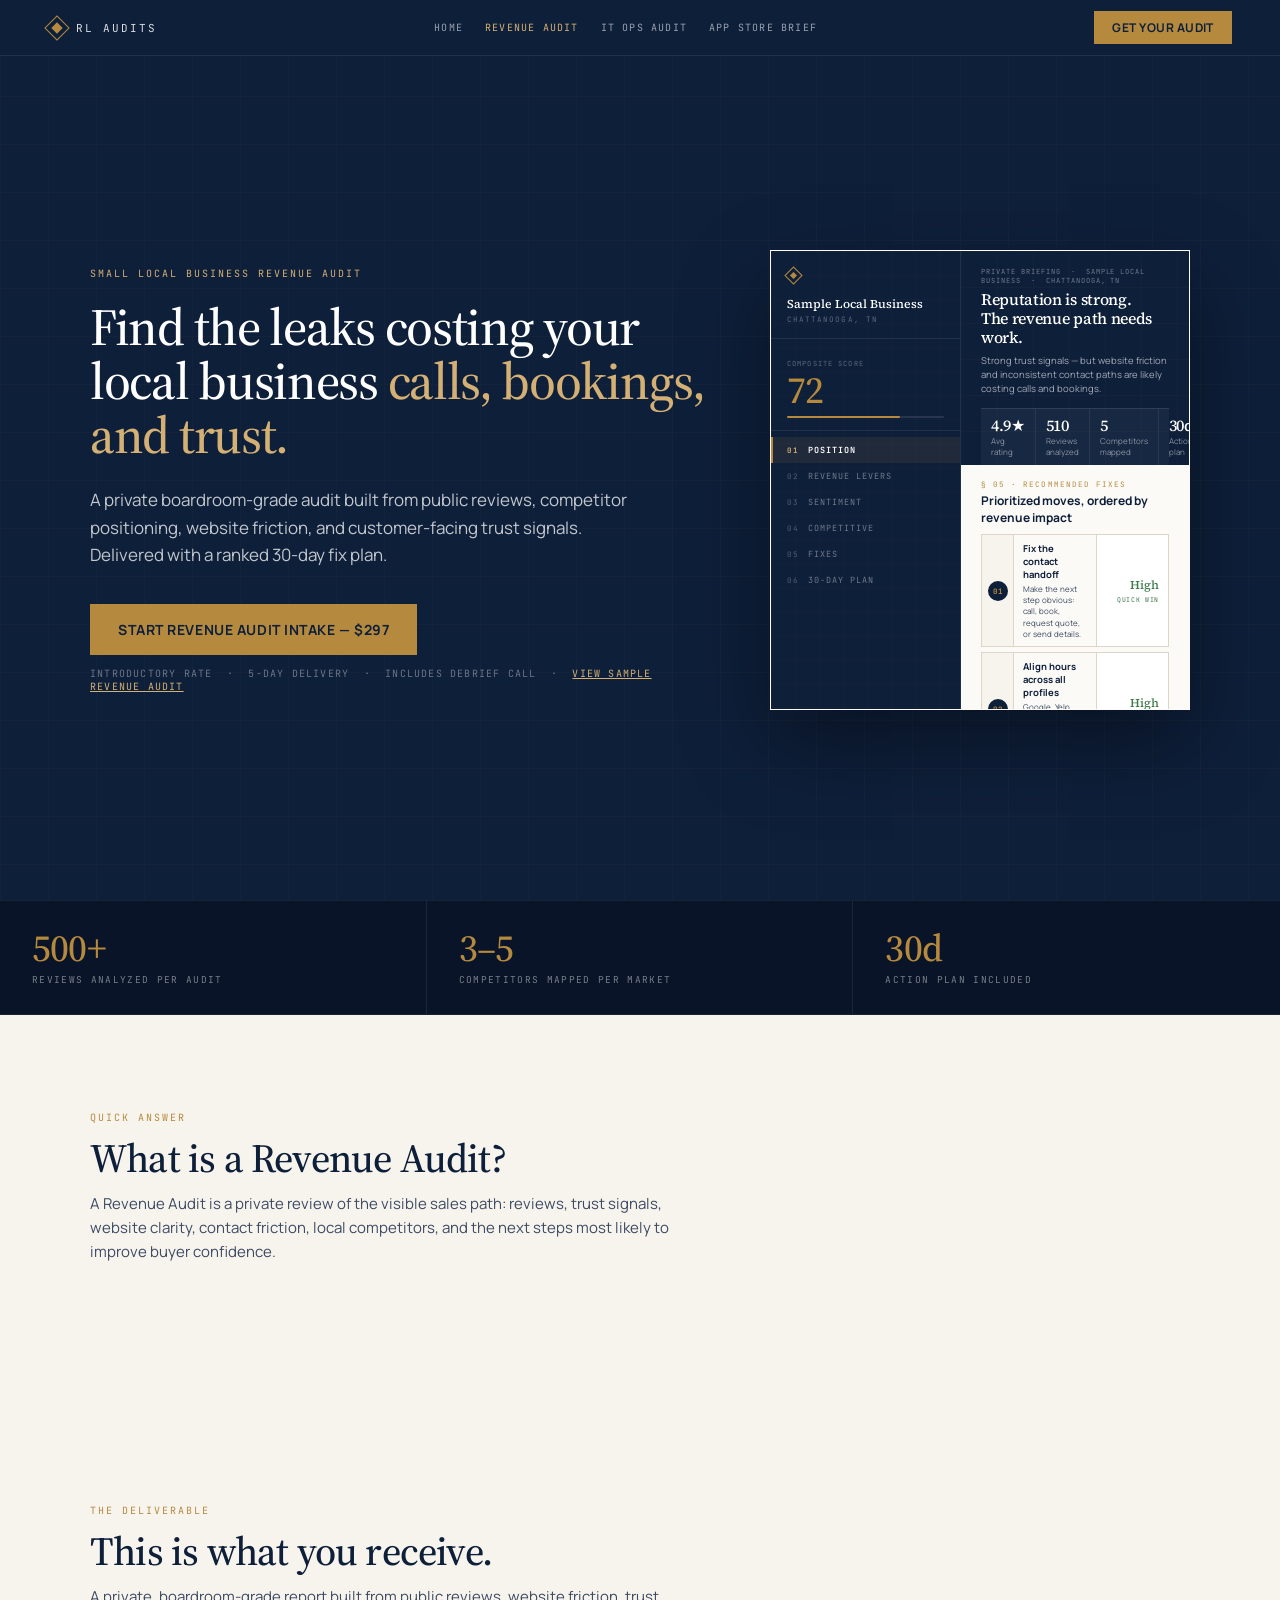
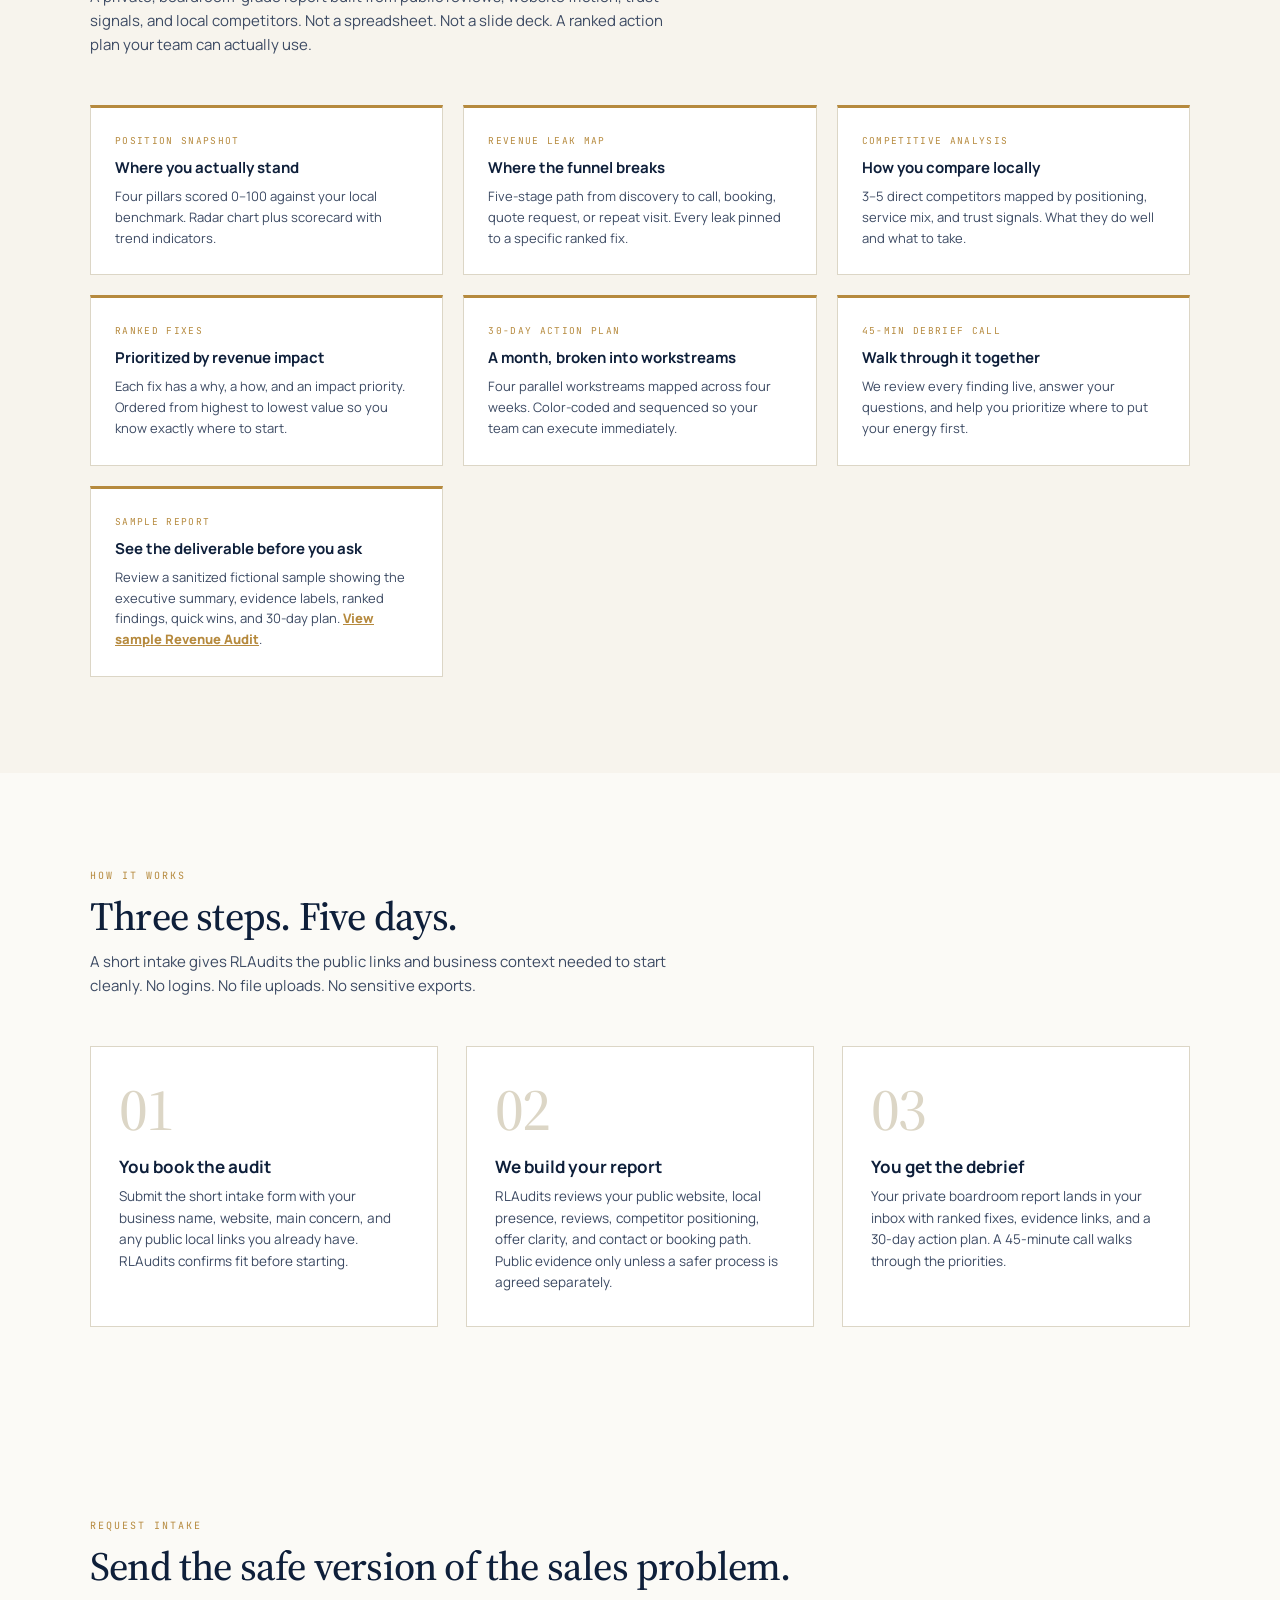
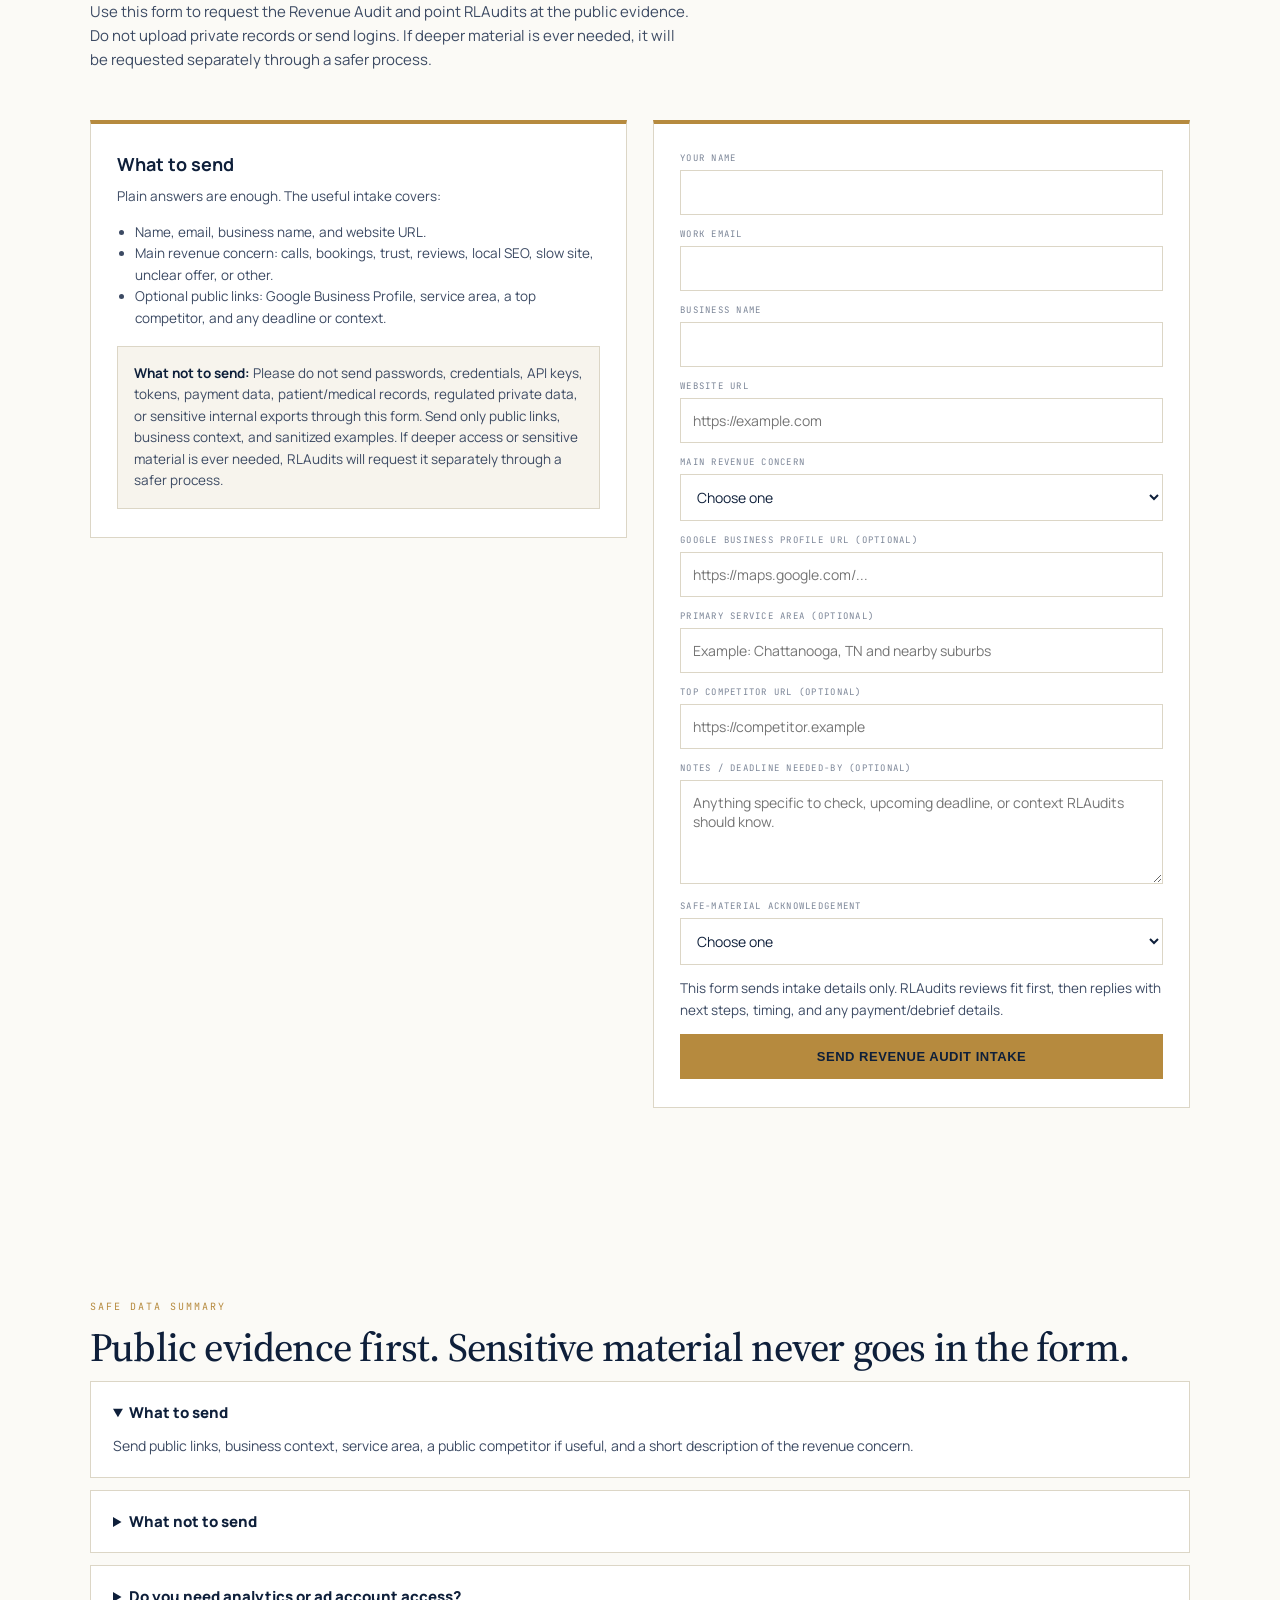
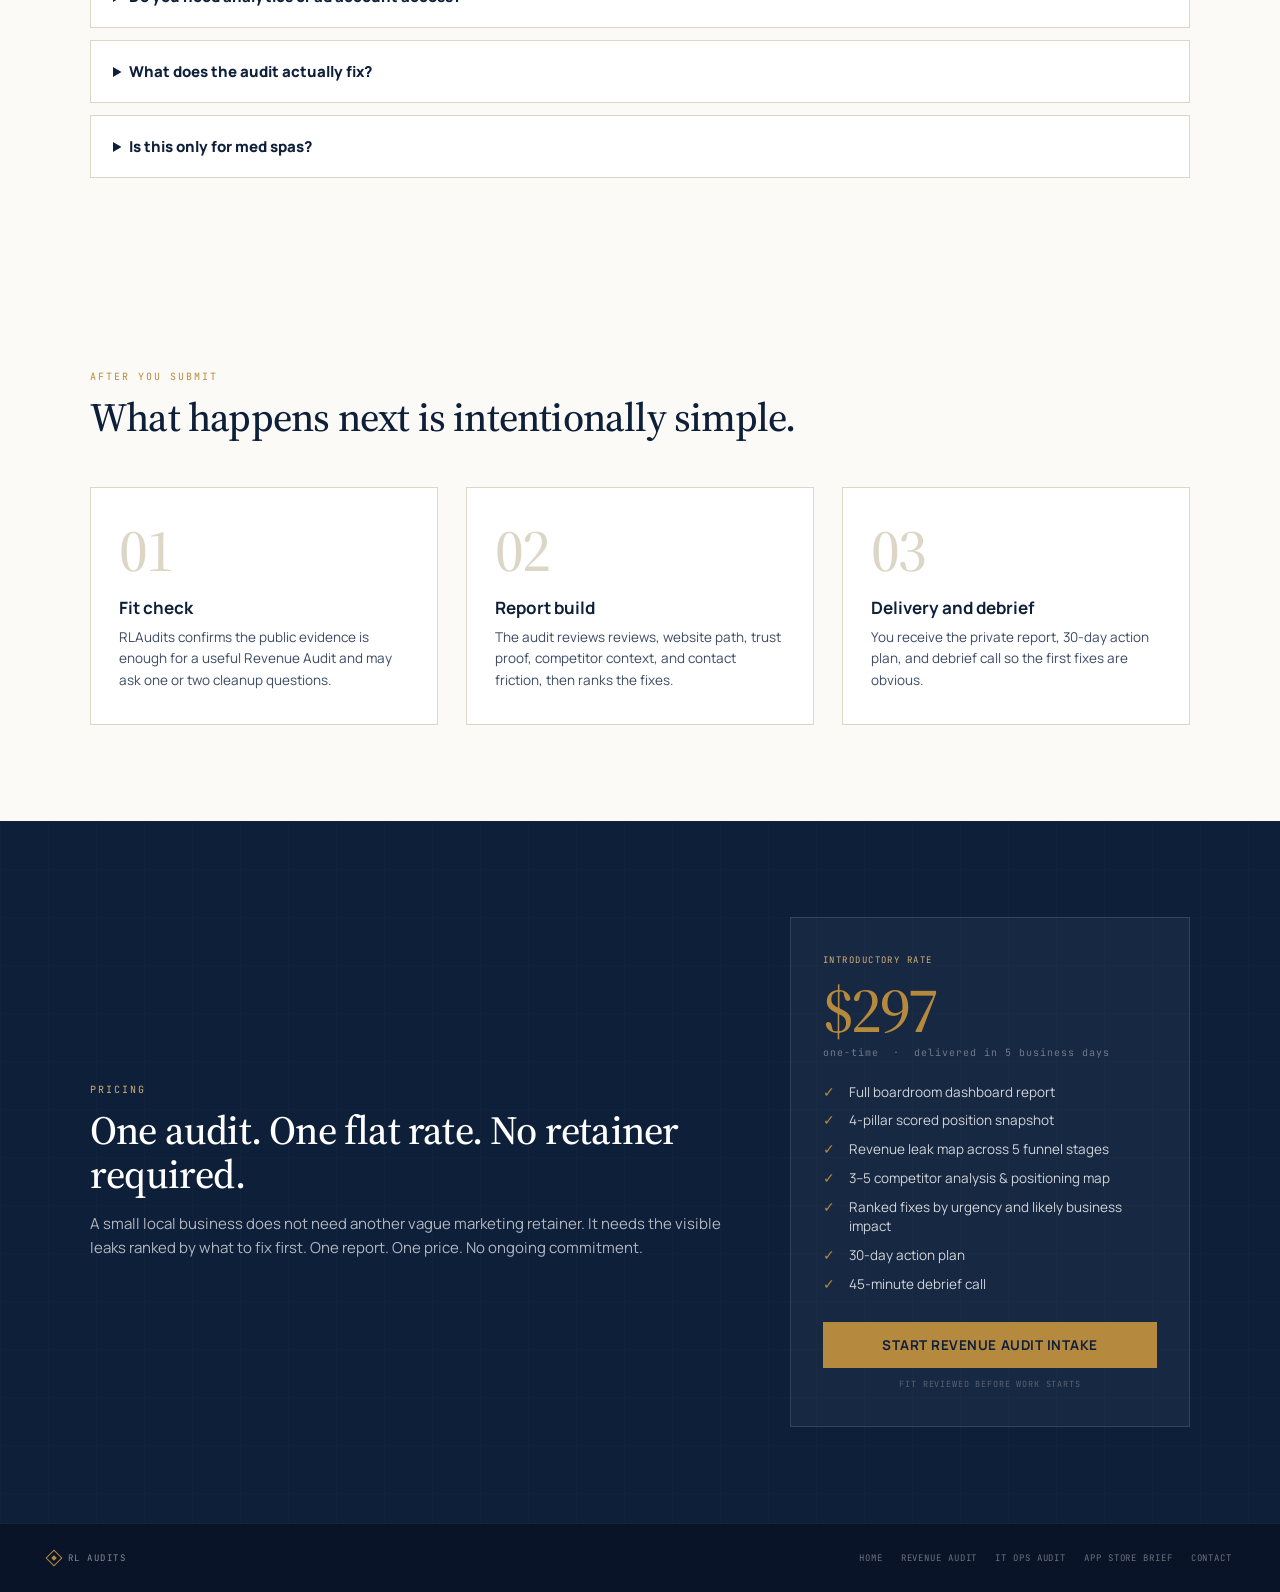
<file: revenue-audit/index.html>
<!DOCTYPE html>
<html lang="en">
<head>
<meta charset="UTF-8">
<meta name="viewport" content="width=device-width, initial-scale=1.0">
<title>Local Business Revenue Audit — RL Audits</title>
<meta name="description" content="A private revenue audit for small local businesses. Find review, reputation, website, booking, and competitor gaps that cost trust and sales.">
<link rel="canonical" href="https://rlaudits.com/revenue-audit/">
<meta property="og:type" content="website">
<meta property="og:title" content="Local Business Revenue Audit — RL Audits">
<meta property="og:description" content="A private revenue audit for small local businesses. Find review, reputation, website, booking, and competitor gaps that cost trust and sales.">
<meta property="og:url" content="https://rlaudits.com/revenue-audit/">
<meta name="twitter:card" content="summary">
<meta name="twitter:title" content="Local Business Revenue Audit — RL Audits">
<meta name="twitter:description" content="A private revenue audit for small local businesses. Find review, reputation, website, booking, and competitor gaps that cost trust and sales.">
<link rel="preconnect" href="https://fonts.googleapis.com">
<link rel="preconnect" href="https://fonts.gstatic.com" crossorigin>
<link href="https://fonts.googleapis.com/css2?family=JetBrains+Mono:wght@400;500;600&family=Manrope:wght@400;500;600;700&family=Source+Serif+4:ital,opsz,wght@0,8..60,400;0,8..60,500;0,8..60,600;1,8..60,400&display=swap" rel="stylesheet">
<style>
  *, *::before, *::after { box-sizing: border-box; margin: 0; padding: 0; }
  :root {
    --navy: #0E1F3A; --navy-deep: #091428;
    --gold: #B68A3E; --gold-soft: #D4B074;
    --paper: #FBFAF6; --cream: #F7F4ED; --rule: #DCD6C6;
    --ink: #0E1F3A; --ink2: #3C4A63; --ink3: #7B8597;
    --good: #3F7A4B;
    --sans: "Manrope", -apple-system, sans-serif;
    --serif: "Source Serif 4", Georgia, serif;
    --mono: "JetBrains Mono", monospace;
  }
  html { scroll-behavior: smooth; }
  body { font-family: var(--sans); background: var(--paper); color: var(--ink); }

  /* NAV */
  .site-nav {
    position: fixed; top: 0; left: 0; right: 0; z-index: 100;
    background: var(--navy); border-bottom: 1px solid rgba(255,255,255,0.08);
    padding: 0 48px; height: 56px;
    display: flex; align-items: center; justify-content: space-between;
  }
  .nav-brand { display: flex; align-items: center; gap: 10px; text-decoration: none; }
  .nav-gem { width: 18px; height: 18px; border: 1.5px solid var(--gold); transform: rotate(45deg); position: relative; flex-shrink: 0; }
  .nav-gem::after { content: ''; position: absolute; inset: 4px; background: var(--gold); }
  .nav-name { font-family: var(--mono); font-size: 11px; letter-spacing: 0.18em; text-transform: uppercase; color: rgba(255,255,255,0.85); }
  .nav-links { display: flex; align-items: center; gap: 22px; font-family: var(--mono); font-size: 10px; letter-spacing: .12em; text-transform: uppercase; color: rgba(255,255,255,.58); }
  .nav-links a { color: rgba(255,255,255,.58); text-decoration: none; }
  .nav-links a:hover, .nav-links a.active { color: var(--gold-soft); }
  .nav-cta { display: inline-flex; align-items: center; padding: 8px 18px; background: var(--gold); color: var(--navy); font-family: var(--sans); font-size: 12px; font-weight: 700; letter-spacing: 0.04em; text-transform: uppercase; text-decoration: none; transition: background .15s; }
  .nav-cta:hover { background: var(--gold-soft); }

  /* HERO */
  .hero { background: var(--navy); color: #fff; padding: 140px 48px 80px; position: relative; overflow: hidden; min-height: 100vh; display: flex; align-items: center; }
  .hero-texture { position: absolute; inset: 0; pointer-events: none; background-image: linear-gradient(var(--gold) 1px, transparent 1px), linear-gradient(90deg, var(--gold) 1px, transparent 1px); background-size: 48px 48px; opacity: 0.04; }
  .hero-inner { position: relative; max-width: 1100px; margin: 0 auto; width: 100%; display: grid; grid-template-columns: 1fr 420px; gap: 64px; align-items: center; }
  .hero-eyebrow { font-family: var(--mono); font-size: 10px; letter-spacing: 0.2em; text-transform: uppercase; color: var(--gold-soft); margin-bottom: 20px; }
  .hero-h1 { font-family: var(--serif); font-size: 52px; line-height: 1.04; font-weight: 500; letter-spacing: -0.025em; margin-bottom: 24px; }
  .hero-h1 em { font-style: normal; color: var(--gold-soft); }
  .hero-sub { font-size: 17px; line-height: 1.6; color: rgba(255,255,255,0.75); margin-bottom: 36px; max-width: 560px; }
  .hero-cta { display: inline-flex; align-items: center; padding: 16px 28px; background: var(--gold); color: var(--navy); font-size: 14px; font-weight: 700; letter-spacing: 0.04em; text-transform: uppercase; text-decoration: none; transition: background .15s, transform .15s; }
  .hero-cta:hover { background: var(--gold-soft); transform: translateY(-1px); }
  .hero-cta-note { margin-top: 12px; font-family: var(--mono); font-size: 10px; color: rgba(255,255,255,0.38); letter-spacing: 0.12em; text-transform: uppercase; }

  /* DASHBOARD MOCKUP */
  .dash-mockup { background: var(--paper); border: 1px solid rgba(255,255,255,0.12); box-shadow: 0 32px 80px rgba(0,0,0,0.4); overflow: hidden; display: grid; grid-template-columns: 190px 1fr; height: 460px; }
  .dash-sidebar { background: var(--navy); display: flex; flex-direction: column; position: relative; overflow: hidden; border-right: 1px solid rgba(255,255,255,0.08); }
  .dash-sb-texture { position: absolute; inset: 0; background-image: linear-gradient(var(--gold) 1px, transparent 1px), linear-gradient(90deg, var(--gold) 1px, transparent 1px); background-size: 24px 24px; opacity: 0.03; pointer-events: none; }
  .dash-sb-inner { position: relative; }
  .dash-sb-brand { padding: 18px 16px 14px; border-bottom: 1px solid rgba(255,255,255,0.08); margin-bottom: 10px; }
  .dash-sb-gem { width: 13px; height: 13px; border: 1.5px solid var(--gold); transform: rotate(45deg); position: relative; display: inline-block; margin-bottom: 9px; }
  .dash-sb-gem::after { content: ''; position: absolute; inset: 3px; background: var(--gold); }
  .dash-sb-client { font-family: var(--serif); font-size: 12px; color: #fff; font-weight: 500; }
  .dash-sb-market { font-family: var(--mono); font-size: 7.5px; letter-spacing: 0.14em; text-transform: uppercase; color: rgba(255,255,255,0.32); margin-top: 2px; }
  .dash-score-block { padding: 10px 16px 12px; border-bottom: 1px solid rgba(255,255,255,0.08); margin-bottom: 6px; }
  .dash-score-lbl { font-family: var(--mono); font-size: 7px; letter-spacing: 0.16em; text-transform: uppercase; color: rgba(255,255,255,0.32); margin-bottom: 3px; }
  .dash-score-num { font-family: var(--serif); font-size: 38px; color: var(--gold); font-weight: 500; line-height: 1; letter-spacing: -0.03em; }
  .dash-score-bar { height: 2px; background: rgba(255,255,255,0.1); border-radius: 1px; margin-top: 7px; }
  .dash-score-fill { height: 100%; width: 72%; background: var(--gold); border-radius: 1px; }
  .dash-nav-item { padding: 7px 16px; font-family: var(--mono); font-size: 8.5px; letter-spacing: 0.12em; text-transform: uppercase; color: rgba(255,255,255,0.4); display: flex; align-items: center; gap: 7px; position: relative; }
  .dash-nav-item.is-active { color: #fff; background: rgba(182,138,62,0.1); font-weight: 600; }
  .dash-nav-item.is-active::before { content: ''; position: absolute; left: 0; top: 0; bottom: 0; width: 2px; background: var(--gold); }
  .dash-nav-num { font-size: 7.5px; color: rgba(255,255,255,0.28); width: 14px; }
  .dash-nav-item.is-active .dash-nav-num { color: var(--gold-soft); }

  .dash-main { overflow: hidden; display: flex; flex-direction: column; }
  .dash-hero-strip { background: var(--navy); padding: 16px 20px 0; flex-shrink: 0; position: relative; overflow: hidden; }
  .dash-hero-texture { position: absolute; inset: 0; background-image: linear-gradient(var(--gold) 1px, transparent 1px), linear-gradient(90deg, var(--gold) 1px, transparent 1px); background-size: 36px 36px; opacity: 0.04; pointer-events: none; }
  .dash-hero-rel { position: relative; }
  .dash-hero-lbl { font-family: var(--mono); font-size: 7px; letter-spacing: 0.14em; text-transform: uppercase; color: rgba(255,255,255,0.4); margin-bottom: 5px; }
  .dash-hero-h1 { font-family: var(--serif); font-size: 16px; color: #fff; font-weight: 500; line-height: 1.2; letter-spacing: -0.02em; margin-bottom: 6px; }
  .dash-hero-sub { font-size: 9.5px; color: rgba(255,255,255,0.62); line-height: 1.5; margin-bottom: 12px; max-width: 320px; }
  .dash-kpi-strip { display: grid; grid-template-columns: repeat(4,1fr); background: rgba(255,255,255,0.04); border-top: 1px solid rgba(255,255,255,0.1); }
  .dash-kpi { padding: 8px 10px; border-right: 1px solid rgba(255,255,255,0.08); }
  .dash-kpi:last-child { border-right: none; }
  .dash-kpi-val { font-family: var(--serif); font-size: 16px; color: #fff; font-weight: 500; letter-spacing: -0.02em; line-height: 1; }
  .dash-kpi-lbl { font-size: 8px; color: rgba(255,255,255,0.5); margin-top: 3px; line-height: 1.3; }

  .dash-body { padding: 14px 20px; flex: 1; overflow: hidden; background: var(--paper); }
  .dash-sec-lbl { font-family: var(--mono); font-size: 7.5px; letter-spacing: 0.14em; text-transform: uppercase; color: var(--gold); margin-bottom: 3px; }
  .dash-sec-h2 { font-family: var(--sans); font-size: 12px; font-weight: 700; color: var(--ink); margin-bottom: 8px; }
  .dash-fix { display: grid; grid-template-columns: 32px 1fr 72px; border: 1px solid var(--rule); margin-bottom: 5px; }
  .dash-fix-rank { display: flex; align-items: center; justify-content: center; background: var(--cream); border-right: 1px solid var(--rule); }
  .dash-fix-circle { width: 20px; height: 20px; border-radius: 50%; background: var(--navy); color: var(--gold); display: flex; align-items: center; justify-content: center; font-family: var(--mono); font-size: 7.5px; font-weight: 700; }
  .dash-fix-body { padding: 7px 9px; }
  .dash-fix-title { font-size: 9.5px; font-weight: 700; color: var(--ink); margin-bottom: 2px; }
  .dash-fix-sub { font-size: 8px; color: var(--ink2); line-height: 1.4; }
  .dash-fix-right { display: flex; flex-direction: column; align-items: flex-end; justify-content: center; padding: 7px 9px; border-left: 1px solid var(--rule); background: #fff; }
  .dash-fix-dollar { font-family: var(--serif); font-size: 12px; color: var(--good); font-weight: 500; }
  .dash-fix-badge { font-family: var(--mono); font-size: 6.5px; letter-spacing: 0.1em; text-transform: uppercase; color: var(--good); margin-top: 2px; }

  /* STATS STRIP */
  .stats-strip { background: var(--navy-deep); border-top: 1px solid rgba(255,255,255,0.06); border-bottom: 1px solid rgba(255,255,255,0.06); display: grid; grid-template-columns: repeat(3,1fr); }
  .stat-cell { padding: 28px 32px; border-right: 1px solid rgba(255,255,255,0.08); }
  .stat-cell:last-child { border-right: none; }
  .stat-val { font-family: var(--serif); font-size: 38px; color: var(--gold); font-weight: 500; letter-spacing: -0.02em; line-height: 1; margin-bottom: 6px; }
  .stat-lbl { font-family: var(--mono); font-size: 9.5px; letter-spacing: 0.14em; text-transform: uppercase; color: rgba(255,255,255,0.45); }

  /* WHAT YOU GET */
  .what-section { padding: 96px 48px; background: var(--cream); }
  .sec-inner { max-width: 1100px; margin: 0 auto; }
  .sec-eyebrow { font-family: var(--mono); font-size: 10px; letter-spacing: 0.2em; text-transform: uppercase; color: var(--gold); margin-bottom: 12px; }
  .sec-h2 { font-family: var(--serif); font-size: 40px; line-height: 1.1; font-weight: 500; letter-spacing: -0.02em; color: var(--ink); margin-bottom: 12px; }
  .sec-sub { font-size: 15px; color: var(--ink2); line-height: 1.6; max-width: 600px; margin-bottom: 48px; }
  .what-grid { display: grid; grid-template-columns: repeat(3,1fr); gap: 20px; }
  .what-card { padding: 26px 24px; background: #fff; border: 1px solid var(--rule); border-top: 3px solid var(--gold); }
  .what-card-lbl { font-family: var(--mono); font-size: 9.5px; letter-spacing: 0.14em; text-transform: uppercase; color: var(--gold); margin-bottom: 10px; }
  .what-card-title { font-size: 15px; font-weight: 700; color: var(--ink); margin-bottom: 8px; }
  .what-card-body { font-size: 13px; color: var(--ink2); line-height: 1.6; }

  /* HOW IT WORKS */
  .how-section { padding: 96px 48px; background: var(--paper); }
  .steps-grid { display: grid; grid-template-columns: repeat(3,1fr); gap: 28px; margin-top: 48px; }
  .step-card { padding: 32px 28px; background: #fff; border: 1px solid var(--rule); }
  .step-num { font-family: var(--serif); font-size: 60px; color: var(--rule); font-weight: 500; line-height: 1; letter-spacing: -0.04em; margin-bottom: 16px; }
  .step-title { font-size: 17px; font-weight: 700; color: var(--ink); margin-bottom: 8px; }
  .step-body { font-size: 13.5px; color: var(--ink2); line-height: 1.6; }

  /* PRICING */
  .pricing-section { padding: 96px 48px; background: var(--navy); color: #fff; position: relative; overflow: hidden; }
  .pricing-texture { position: absolute; inset: 0; background-image: linear-gradient(var(--gold) 1px, transparent 1px), linear-gradient(90deg, var(--gold) 1px, transparent 1px); background-size: 48px 48px; opacity: 0.03; pointer-events: none; }
  .pricing-inner { position: relative; max-width: 1100px; margin: 0 auto; display: grid; grid-template-columns: 1fr 400px; gap: 64px; align-items: center; }
  .pricing-eyebrow { font-family: var(--mono); font-size: 10px; letter-spacing: 0.2em; text-transform: uppercase; color: var(--gold-soft); margin-bottom: 12px; }
  .pricing-h2 { font-family: var(--serif); font-size: 40px; line-height: 1.1; font-weight: 500; letter-spacing: -0.02em; margin-bottom: 16px; }
  .pricing-sub { font-size: 15px; color: rgba(255,255,255,0.68); line-height: 1.6; }
  .pricing-card { background: rgba(255,255,255,0.04); border: 1px solid rgba(255,255,255,0.12); padding: 36px 32px; }
  .pricing-intro { font-family: var(--mono); font-size: 9px; letter-spacing: 0.16em; text-transform: uppercase; color: var(--gold-soft); margin-bottom: 12px; }
  .pricing-num { font-family: var(--serif); font-size: 64px; color: var(--gold); font-weight: 500; line-height: 1; letter-spacing: -0.04em; margin-bottom: 4px; }
  .pricing-period { font-family: var(--mono); font-size: 10px; color: rgba(255,255,255,0.38); letter-spacing: 0.1em; margin-bottom: 24px; }
  .pricing-items { list-style: none; margin-bottom: 28px; }
  .pricing-items li { display: grid; grid-template-columns: 16px 1fr; gap: 10px; font-size: 13.5px; color: rgba(255,255,255,0.8); margin-bottom: 10px; line-height: 1.4; }
  .pricing-items li span:first-child { color: var(--gold); }
  .pricing-cta { display: block; text-align: center; padding: 14px 24px; background: var(--gold); color: var(--navy); font-size: 13.5px; font-weight: 700; letter-spacing: 0.04em; text-transform: uppercase; text-decoration: none; transition: background .15s; }
  .pricing-cta:hover { background: var(--gold-soft); }
  .pricing-note { font-family: var(--mono); font-size: 8.5px; letter-spacing: 0.1em; text-transform: uppercase; color: rgba(255,255,255,0.28); text-align: center; margin-top: 10px; }


  .intake-wrap { display: grid; grid-template-columns: 1fr 1fr; gap: 26px; align-items: start; }
  .intake-panel { background: #fff; border: 1px solid var(--rule); border-top: 4px solid var(--gold); padding: 28px 26px; }
  .intake-panel h3 { font-size: 18px; margin-bottom: 10px; }
  .intake-panel p, .intake-panel li { font-size: 13.5px; color: var(--ink2); line-height: 1.6; }
  .intake-list { margin: 14px 0 0 18px; padding-left: 0; }
  .intake-form { display: grid; gap: 13px; }
  .intake-form label { font-family: var(--mono); font-size: 9px; letter-spacing: .14em; text-transform: uppercase; color: var(--ink3); }
  .intake-form input, .intake-form textarea, .intake-form select { width: 100%; margin-top: 6px; padding: 12px; border: 1px solid var(--rule); background: #fff; color: var(--ink); font: 14px var(--sans); }
  .intake-form textarea { min-height: 104px; resize: vertical; }
  .boundary-box { margin-top: 16px; padding: 16px; background: var(--cream); border: 1px solid var(--rule); }
  .boundary-box strong { color: var(--ink); }
  .form-note { font-size: 12.5px; color: var(--ink2); line-height: 1.55; }
  .hp-field { position: absolute; left: -9999px; width: 1px; height: 1px; overflow: hidden; }
  .form-alert { display: none; padding: 12px 14px; background: #FFF4E1; border: 1px solid var(--gold-soft); color: var(--ink); font-size: 13px; line-height: 1.5; }
  .form-alert.is-visible { display: block; }
  .form-submit { border: 0; padding: 15px 24px; background: var(--gold); color: var(--navy); font-size: 13px; font-weight: 800; letter-spacing: .04em; text-transform: uppercase; cursor: pointer; }
  .form-submit:hover { background: var(--gold-soft); }
  .faq { display: grid; gap: 12px; }
  details { background: #fff; border: 1px solid var(--rule); padding: 20px 22px; }
  summary { cursor: pointer; font-weight: 800; font-size: 15px; }
  details p { margin-top: 12px; color: var(--ink2); line-height: 1.55; font-size: 14px; }

  /* FOOTER */
  .site-footer { background: var(--navy-deep); padding: 28px 48px; display: flex; justify-content: space-between; align-items: center; border-top: 1px solid rgba(255,255,255,0.06); }
  .footer-brand { display: flex; align-items: center; gap: 8px; }
  .footer-gem { width: 12px; height: 12px; border: 1px solid var(--gold); transform: rotate(45deg); position: relative; flex-shrink: 0; }
  .footer-gem::after { content: ''; position: absolute; inset: 3px; background: var(--gold); }
  .footer-name { font-family: var(--mono); font-size: 9px; letter-spacing: 0.16em; text-transform: uppercase; color: rgba(255,255,255,0.5); }
  .footer-links { display: flex; align-items: center; gap: 18px; flex-wrap: wrap; justify-content: flex-end; font-family: var(--mono); font-size: 9px; letter-spacing: 0.1em; text-transform: uppercase; }
  .footer-links a { color: rgba(255,255,255,0.4); text-decoration: none; }
  .footer-links a:hover { color: var(--gold-soft); }

  /* RESPONSIVE */
  @media (max-width: 900px) {
    .hero-inner, .pricing-inner { grid-template-columns: 1fr; }
    .dash-mockup-wrap { display: none; }
    .what-grid, .steps-grid, .intake-wrap { grid-template-columns: 1fr; }
    .stats-strip { grid-template-columns: 1fr; }
    .stat-cell { border-right: none; border-bottom: 1px solid rgba(255,255,255,0.08); }
    .site-nav, .hero, .what-section, .how-section, .pricing-section, .site-footer { padding-left: 24px; padding-right: 24px; }
    .hero { padding-top: 100px; padding-bottom: 60px; }
    .hero-h1 { font-size: 36px; }
  }
</style>
<script type="application/ld+json">
{
  "@context": "https://schema.org",
  "@graph": [
    {
      "@type": [
        "Organization",
        "ProfessionalService"
      ],
      "@id": "https://rlaudits.com/#organization",
      "name": "RL Audits",
      "url": "https://rlaudits.com/",
      "email": "seth@rlaudits.com",
      "areaServed": [
        "Chattanooga, TN",
        "United States"
      ],
      "description": "RL Audits creates private, evidence-first audit reports for revenue leaks, IT operations cleanup, and app store growth briefs.",
      "sameAs": []
    },
    {
      "@type": "BreadcrumbList",
      "@id": "https://rlaudits.com/revenue-audit/#breadcrumb",
      "itemListElement": [
        {
          "@type": "ListItem",
          "position": 1,
          "name": "Home",
          "item": "https://rlaudits.com/"
        },
        {
          "@type": "ListItem",
          "position": 2,
          "name": "Revenue Audit",
          "item": "https://rlaudits.com/revenue-audit/"
        }
      ]
    },
    {
      "@type": "Service",
      "@id": "https://rlaudits.com/revenue-audit/#service",
      "name": "Revenue Audit",
      "serviceType": "Local business revenue audit",
      "description": "A private review of public sales-path evidence, reputation signals, booking friction, local competitors, and buyer trust gaps.",
      "provider": {
        "@id": "https://rlaudits.com/#organization"
      },
      "areaServed": [
        "United States",
        "Chattanooga, TN"
      ],
      "url": "https://rlaudits.com/revenue-audit/",
      "offers": {
        "@type": "Offer",
        "price": "297",
        "priceCurrency": "USD",
        "availability": "https://schema.org/InStock",
        "url": "https://rlaudits.com/revenue-audit/"
      }
    },
    {
      "@type": "FAQPage",
      "@id": "https://rlaudits.com/revenue-audit/#faq",
      "mainEntity": [
        {
          "@type": "Question",
          "name": "What to send",
          "acceptedAnswer": {
            "@type": "Answer",
            "text": "Send public links, business context, service area, a public competitor if useful, and a short description of the revenue concern."
          }
        },
        {
          "@type": "Question",
          "name": "What not to send",
          "acceptedAnswer": {
            "@type": "Answer",
            "text": "Please do not send passwords, credentials, API keys, tokens, payment data, patient/medical records, regulated private data, or sensitive internal exports through this form. Send only public links, business context, and sanitized examples. If deeper access or sensitive material is ever needed, RLAudits will request it separately through a safer process."
          }
        },
        {
          "@type": "Question",
          "name": "Do you need analytics or ad account access?",
          "acceptedAnswer": {
            "@type": "Answer",
            "text": "No. The standard Revenue Audit is built from public sales-path evidence and sanitized buyer context. If deeper access is ever useful, RLAudits will discuss a safer process separately."
          }
        },
        {
          "@type": "Question",
          "name": "What does the audit actually fix?",
          "acceptedAnswer": {
            "@type": "Answer",
            "text": "It does not fix the business for you. It identifies the visible leaks, ranks them, and gives your team a practical order of operations for the next 30 days."
          }
        },
        {
          "@type": "Question",
          "name": "Is this only for med spas?",
          "acceptedAnswer": {
            "@type": "Answer",
            "text": "No. Med spas and clinics are useful examples, but the audit can fit local service businesses where reviews, local search, website clarity, and booking paths affect buyer trust."
          }
        }
      ]
    }
  ]
}
</script>
</head>
<body data-track-service="Revenue Audit">

<!-- NAV -->
<nav class="site-nav">
  <a href="/" class="nav-brand">
    <div class="nav-gem"></div>
    <span class="nav-name">RL Audits</span>
  </a>
  <div class="nav-links">
    <a href="/">Home</a>
    <a class="active" href="/revenue-audit/">Revenue Audit</a>
    <a href="/it-ops-audit/">IT Ops Audit</a>
    <a href="/app-store-growth-brief/">App Store Brief</a>
  </div>
  <a href="#intake" class="nav-cta">Get your audit</a>
</nav>

<!-- HERO -->
<section class="hero">
  <div class="hero-texture"></div>
  <div class="hero-inner">
    <div>
      <div class="hero-eyebrow">Small local business revenue audit</div>
      <h1 class="hero-h1">Find the leaks costing your local business <em>calls, bookings, and trust.</em></h1>
      <p class="hero-sub">A private boardroom-grade audit built from public reviews, competitor positioning, website friction, and customer-facing trust signals. Delivered with a ranked 30-day fix plan.</p>
      <a href="#intake" class="hero-cta">Start Revenue Audit intake — $297</a>
      <div class="hero-cta-note">Introductory rate &nbsp;·&nbsp; 5-day delivery &nbsp;·&nbsp; includes debrief call &nbsp;·&nbsp; <a style="color: var(--gold-soft);" href="/revenue-audit/sample.html">View sample Revenue Audit</a></div>
    </div>
    <div class="dash-mockup-wrap">
      <div class="dash-mockup">
        <div class="dash-sidebar">
          <div class="dash-sb-texture"></div>
          <div class="dash-sb-inner">
            <div class="dash-sb-brand">
              <div class="dash-sb-gem"></div>
              <div class="dash-sb-client">Sample Local Business</div>
              <div class="dash-sb-market">Chattanooga, TN</div>
            </div>
            <div class="dash-score-block">
              <div class="dash-score-lbl">Composite score</div>
              <div class="dash-score-num">72</div>
              <div class="dash-score-bar"><div class="dash-score-fill"></div></div>
            </div>
            <div class="dash-nav-item is-active"><span class="dash-nav-num">01</span>Position</div>
            <div class="dash-nav-item"><span class="dash-nav-num">02</span>Revenue levers</div>
            <div class="dash-nav-item"><span class="dash-nav-num">03</span>Sentiment</div>
            <div class="dash-nav-item"><span class="dash-nav-num">04</span>Competitive</div>
            <div class="dash-nav-item"><span class="dash-nav-num">05</span>Fixes</div>
            <div class="dash-nav-item"><span class="dash-nav-num">06</span>30-day plan</div>
          </div>
        </div>
        <div class="dash-main">
          <div class="dash-hero-strip">
            <div class="dash-hero-texture"></div>
            <div class="dash-hero-rel">
              <div class="dash-hero-lbl">Private briefing &nbsp;·&nbsp; Sample local business &nbsp;·&nbsp; Chattanooga, TN</div>
              <div class="dash-hero-h1">Reputation is strong.<br>The revenue path needs work.</div>
              <div class="dash-hero-sub">Strong trust signals — but website friction and inconsistent contact paths are likely costing calls and bookings.</div>
            </div>
            <div class="dash-kpi-strip">
              <div class="dash-kpi"><div class="dash-kpi-val">4.9★</div><div class="dash-kpi-lbl">Avg rating</div></div>
              <div class="dash-kpi"><div class="dash-kpi-val">510</div><div class="dash-kpi-lbl">Reviews analyzed</div></div>
              <div class="dash-kpi"><div class="dash-kpi-val">5</div><div class="dash-kpi-lbl">Competitors mapped</div></div>
              <div class="dash-kpi"><div class="dash-kpi-val">30d</div><div class="dash-kpi-lbl">Action plan</div></div>
            </div>
          </div>
          <div class="dash-body">
            <div class="dash-sec-lbl">§ 05 · Recommended fixes</div>
            <div class="dash-sec-h2">Prioritized moves, ordered by revenue impact</div>
            <div class="dash-fix">
              <div class="dash-fix-rank"><div class="dash-fix-circle">01</div></div>
              <div class="dash-fix-body"><div class="dash-fix-title">Fix the contact handoff</div><div class="dash-fix-sub">Make the next step obvious: call, book, request quote, or send details.</div></div>
              <div class="dash-fix-right"><div class="dash-fix-dollar">High</div><div class="dash-fix-badge">Quick win</div></div>
            </div>
            <div class="dash-fix">
              <div class="dash-fix-rank"><div class="dash-fix-circle">02</div></div>
              <div class="dash-fix-body"><div class="dash-fix-title">Align hours across all profiles</div><div class="dash-fix-sub">Google, Yelp, website, and directories show different Friday hours</div></div>
              <div class="dash-fix-right"><div class="dash-fix-dollar">High</div><div class="dash-fix-badge">Quick win</div></div>
            </div>
            <div class="dash-fix">
              <div class="dash-fix-rank"><div class="dash-fix-circle">03</div></div>
              <div class="dash-fix-body"><div class="dash-fix-title">Build a first-time customer page</div><div class="dash-fix-sub">Explain process, pricing expectations, proof, and what happens after contact.</div></div>
              <div class="dash-fix-right"><div class="dash-fix-dollar">Med</div><div class="dash-fix-badge">Quick win</div></div>
            </div>
          </div>
        </div>
      </div>
    </div>
  </div>
</section>

<!-- STATS STRIP -->
<div class="stats-strip">
  <div class="stat-cell">
    <div class="stat-val">500+</div>
    <div class="stat-lbl">Reviews analyzed per audit</div>
  </div>
  <div class="stat-cell">
    <div class="stat-val">3–5</div>
    <div class="stat-lbl">Competitors mapped per market</div>
  </div>
  <div class="stat-cell">
    <div class="stat-val">30d</div>
    <div class="stat-lbl">Action plan included</div>
  </div>
</div>

<!-- WHAT YOU GET -->

<section class="what-section" id="quick-answer">
  <div class="sec-inner">
    <div class="sec-eyebrow">Quick answer</div>
    <h2 class="sec-h2">What is a Revenue Audit?</h2>
    <p class="sec-sub">A Revenue Audit is a private review of the visible sales path: reviews, trust signals, website clarity, contact friction, local competitors, and the next steps most likely to improve buyer confidence.</p>
  </div>
</section>

<section class="what-section" id="what">
  <div class="sec-inner">
    <div class="sec-eyebrow">The deliverable</div>
    <h2 class="sec-h2">This is what you receive.</h2>
    <p class="sec-sub">A private, boardroom-grade report built from public reviews, website friction, trust signals, and local competitors. Not a spreadsheet. Not a slide deck. A ranked action plan your team can actually use.</p>
    <div class="what-grid">
      <div class="what-card">
        <div class="what-card-lbl">Position snapshot</div>
        <div class="what-card-title">Where you actually stand</div>
        <div class="what-card-body">Four pillars scored 0–100 against your local benchmark. Radar chart plus scorecard with trend indicators.</div>
      </div>
      <div class="what-card">
        <div class="what-card-lbl">Revenue leak map</div>
        <div class="what-card-title">Where the funnel breaks</div>
        <div class="what-card-body">Five-stage path from discovery to call, booking, quote request, or repeat visit. Every leak pinned to a specific ranked fix.</div>
      </div>
      <div class="what-card">
        <div class="what-card-lbl">Competitive analysis</div>
        <div class="what-card-title">How you compare locally</div>
        <div class="what-card-body">3–5 direct competitors mapped by positioning, service mix, and trust signals. What they do well and what to take.</div>
      </div>
      <div class="what-card">
        <div class="what-card-lbl">Ranked fixes</div>
        <div class="what-card-title">Prioritized by revenue impact</div>
        <div class="what-card-body">Each fix has a why, a how, and an impact priority. Ordered from highest to lowest value so you know exactly where to start.</div>
      </div>
      <div class="what-card">
        <div class="what-card-lbl">30-day action plan</div>
        <div class="what-card-title">A month, broken into workstreams</div>
        <div class="what-card-body">Four parallel workstreams mapped across four weeks. Color-coded and sequenced so your team can execute immediately.</div>
      </div>
      <div class="what-card">
        <div class="what-card-lbl">45-min debrief call</div>
        <div class="what-card-title">Walk through it together</div>
        <div class="what-card-body">We review every finding live, answer your questions, and help you prioritize where to put your energy first.</div>
      </div>
      <div class="what-card">
        <div class="what-card-lbl">Sample report</div>
        <div class="what-card-title">See the deliverable before you ask</div>
        <div class="what-card-body">Review a sanitized fictional sample showing the executive summary, evidence labels, ranked findings, quick wins, and 30-day plan. <a style="color: var(--gold); font-weight: 800;" href="/revenue-audit/sample.html">View sample Revenue Audit</a>.</div>
      </div>
    </div>
  </div>
</section>

<!-- HOW IT WORKS -->
<section class="how-section" id="how">
  <div class="sec-inner">
    <div class="sec-eyebrow">How it works</div>
    <h2 class="sec-h2">Three steps. Five days.</h2>
    <p class="sec-sub">A short intake gives RLAudits the public links and business context needed to start cleanly. No logins. No file uploads. No sensitive exports.</p>
    <div class="steps-grid">
      <div class="step-card">
        <div class="step-num">01</div>
        <div class="step-title">You book the audit</div>
        <div class="step-body">Submit the short intake form with your business name, website, main concern, and any public local links you already have. RLAudits confirms fit before starting.</div>
      </div>
      <div class="step-card">
        <div class="step-num">02</div>
        <div class="step-title">We build your report</div>
        <div class="step-body">RLAudits reviews your public website, local presence, reviews, competitor positioning, offer clarity, and contact or booking path. Public evidence only unless a safer process is agreed separately.</div>
      </div>
      <div class="step-card">
        <div class="step-num">03</div>
        <div class="step-title">You get the debrief</div>
        <div class="step-body">Your private boardroom report lands in your inbox with ranked fixes, evidence links, and a 30-day action plan. A 45-minute call walks through the priorities.</div>
      </div>
    </div>
  </div>
</section>

<!-- INTAKE -->
<section id="intake" class="how-section">
  <div class="sec-inner">
    <div class="sec-eyebrow">Request intake</div>
    <h2 class="sec-h2">Send the safe version of the sales problem.</h2>
    <p class="sec-sub">Use this form to request the Revenue Audit and point RLAudits at the public evidence. Do not upload private records or send logins. If deeper material is ever needed, it will be requested separately through a safer process.</p>
    <div class="intake-wrap">
      <div class="intake-panel">
        <h3>What to send</h3>
        <p>Plain answers are enough. The useful intake covers:</p>
        <ul class="intake-list">
          <li>Name, email, business name, and website URL.</li>
          <li>Main revenue concern: calls, bookings, trust, reviews, local SEO, slow site, unclear offer, or other.</li>
          <li>Optional public links: Google Business Profile, service area, a top competitor, and any deadline or context.</li>
        </ul>
        <div class="boundary-box">
          <p><strong>What not to send:</strong> Please do not send passwords, credentials, API keys, tokens, payment data, patient/medical records, regulated private data, or sensitive internal exports through this form. Send only public links, business context, and sanitized examples. If deeper access or sensitive material is ever needed, RLAudits will request it separately through a safer process.</p>
        </div>
      </div>
      <form data-track-form="Revenue Audit intake" class="intake-panel intake-form" action="https://api.rlaudits.com/api/revenue-audit-intake" method="POST">
        <div id="form-alert" class="form-alert" role="alert">The intake did not go through. Check the required fields and try again, or email seth@rlaudits.com directly.</div>
        <label class="hp-field" aria-hidden="true" tabindex="-1">Website
          <input type="text" name="website" autocomplete="off" tabindex="-1">
        </label>
        <label>Your name
          <input name="name" autocomplete="name" required>
        </label>
        <label>Work email
          <input type="email" name="email" autocomplete="email" required>
        </label>
        <label>Business name
          <input name="business_name" autocomplete="organization" required>
        </label>
        <label>Website URL
          <input type="url" name="website_url" inputmode="url" placeholder="https://example.com" required>
        </label>
        <label>Main revenue concern
          <select name="main_revenue_concern" required>
            <option value="">Choose one</option>
            <option value="calls">Not enough calls</option>
            <option value="bookings">Not enough bookings / quote requests</option>
            <option value="trust">Trust or proof feels weak</option>
            <option value="reviews">Reviews or reputation</option>
            <option value="local SEO">Local SEO / Google visibility</option>
            <option value="slow site">Slow or confusing website</option>
            <option value="unclear offer">Unclear offer or next step</option>
            <option value="other">Other</option>
          </select>
        </label>
        <label>Google Business Profile URL <span aria-hidden="true">(optional)</span>
          <input type="url" name="google_business_profile_url" inputmode="url" placeholder="https://maps.google.com/...">
        </label>
        <label>Primary service area <span aria-hidden="true">(optional)</span>
          <input name="primary_service_area" placeholder="Example: Chattanooga, TN and nearby suburbs">
        </label>
        <label>Top competitor URL <span aria-hidden="true">(optional)</span>
          <input type="url" name="top_competitor_url" inputmode="url" placeholder="https://competitor.example">
        </label>
        <label>Notes / deadline needed-by <span aria-hidden="true">(optional)</span>
          <textarea name="notes_deadline" placeholder="Anything specific to check, upcoming deadline, or context RLAudits should know."></textarea>
        </label>
        <label>Safe-material acknowledgement
          <select name="sanitization_confirmation" required>
            <option value="">Choose one</option>
            <option>I confirm I will not send passwords, credentials, API keys, tokens, payment data, patient/medical records, regulated private data, sensitive internal exports, or screenshots containing private records through this form.</option>
          </select>
        </label>
        <p class="form-note">This form sends intake details only. RLAudits reviews fit first, then replies with next steps, timing, and any payment/debrief details.</p>
        <button class="form-submit" type="submit">Send Revenue Audit intake</button>
      </form>
    </div>
  </div>
</section>

<section class="how-section">
  <div class="sec-inner">
    <div class="sec-eyebrow">Safe data summary</div>
    <h2 class="sec-h2">Public evidence first. Sensitive material never goes in the form.</h2>
    <div class="faq">
      <details open><summary>What to send</summary><p>Send public links, business context, service area, a public competitor if useful, and a short description of the revenue concern.</p></details>
      <details><summary>What not to send</summary><p>Please do not send passwords, credentials, API keys, tokens, payment data, patient/medical records, regulated private data, or sensitive internal exports through this form. Send only public links, business context, and sanitized examples. If deeper access or sensitive material is ever needed, RLAudits will request it separately through a safer process.</p></details>
      <details><summary>Do you need analytics or ad account access?</summary><p>No. The standard Revenue Audit is built from public sales-path evidence and sanitized buyer context. If deeper access is ever useful, RLAudits will discuss a safer process separately.</p></details>
      <details><summary>What does the audit actually fix?</summary><p>It does not fix the business for you. It identifies the visible leaks, ranks them, and gives your team a practical order of operations for the next 30 days.</p></details>
      <details><summary>Is this only for med spas?</summary><p>No. Med spas and clinics are useful examples, but the audit can fit local service businesses where reviews, local search, website clarity, and booking paths affect buyer trust.</p></details>
    </div>
  </div>
</section>

<section class="how-section" id="after-submit">
  <div class="sec-inner">
    <div class="sec-eyebrow">After you submit</div>
    <h2 class="sec-h2">What happens next is intentionally simple.</h2>
    <div class="steps-grid">
      <div class="step-card"><div class="step-num">01</div><div class="step-title">Fit check</div><div class="step-body">RLAudits confirms the public evidence is enough for a useful Revenue Audit and may ask one or two cleanup questions.</div></div>
      <div class="step-card"><div class="step-num">02</div><div class="step-title">Report build</div><div class="step-body">The audit reviews reviews, website path, trust proof, competitor context, and contact friction, then ranks the fixes.</div></div>
      <div class="step-card"><div class="step-num">03</div><div class="step-title">Delivery and debrief</div><div class="step-body">You receive the private report, 30-day action plan, and debrief call so the first fixes are obvious.</div></div>
    </div>
  </div>
</section>

<!-- PRICING -->
<section class="pricing-section" id="pricing">
  <div class="pricing-texture"></div>
  <div class="pricing-inner">
    <div>
      <div class="pricing-eyebrow">Pricing</div>
      <h2 class="pricing-h2">One audit. One flat rate. No retainer required.</h2>
      <p class="pricing-sub">A small local business does not need another vague marketing retainer. It needs the visible leaks ranked by what to fix first. One report. One price. No ongoing commitment.</p>
    </div>
    <div>
      <div class="pricing-card">
        <div class="pricing-intro">Introductory rate</div>
        <div class="pricing-num">$297</div>
        <div class="pricing-period">one-time &nbsp;·&nbsp; delivered in 5 business days</div>
        <ul class="pricing-items">
          <li><span>✓</span><span>Full boardroom dashboard report</span></li>
          <li><span>✓</span><span>4-pillar scored position snapshot</span></li>
          <li><span>✓</span><span>Revenue leak map across 5 funnel stages</span></li>
          <li><span>✓</span><span>3–5 competitor analysis &amp; positioning map</span></li>
          <li><span>✓</span><span>Ranked fixes by urgency and likely business impact</span></li>
          <li><span>✓</span><span>30-day action plan</span></li>
          <li><span>✓</span><span>45-minute debrief call</span></li>
        </ul>
        <a href="#intake" class="pricing-cta">Start Revenue Audit intake</a>
        <div class="pricing-note">Fit reviewed before work starts</div>
      </div>
    </div>
  </div>
</section>

<!-- FOOTER -->
<footer class="site-footer">
  <div class="footer-brand">
    <div class="footer-gem"></div>
    <span class="footer-name">RL Audits</span>
  </div>
  <div class="footer-links">
    <a href="/">Home</a>
    <a href="/revenue-audit/">Revenue Audit</a>
    <a href="/it-ops-audit/">IT Ops Audit</a>
    <a href="/app-store-growth-brief/">App Store Brief</a>
    <a href="/contact/">Contact</a>
  </div>
</footer>

<script>
  const params = new URLSearchParams(window.location.search);
  if (params.has('error')) document.getElementById('form-alert').classList.add('is-visible');
</script>
<script defer src="/assets/rlaudits-tracking.js"></script>
</body>
</html>
</file>
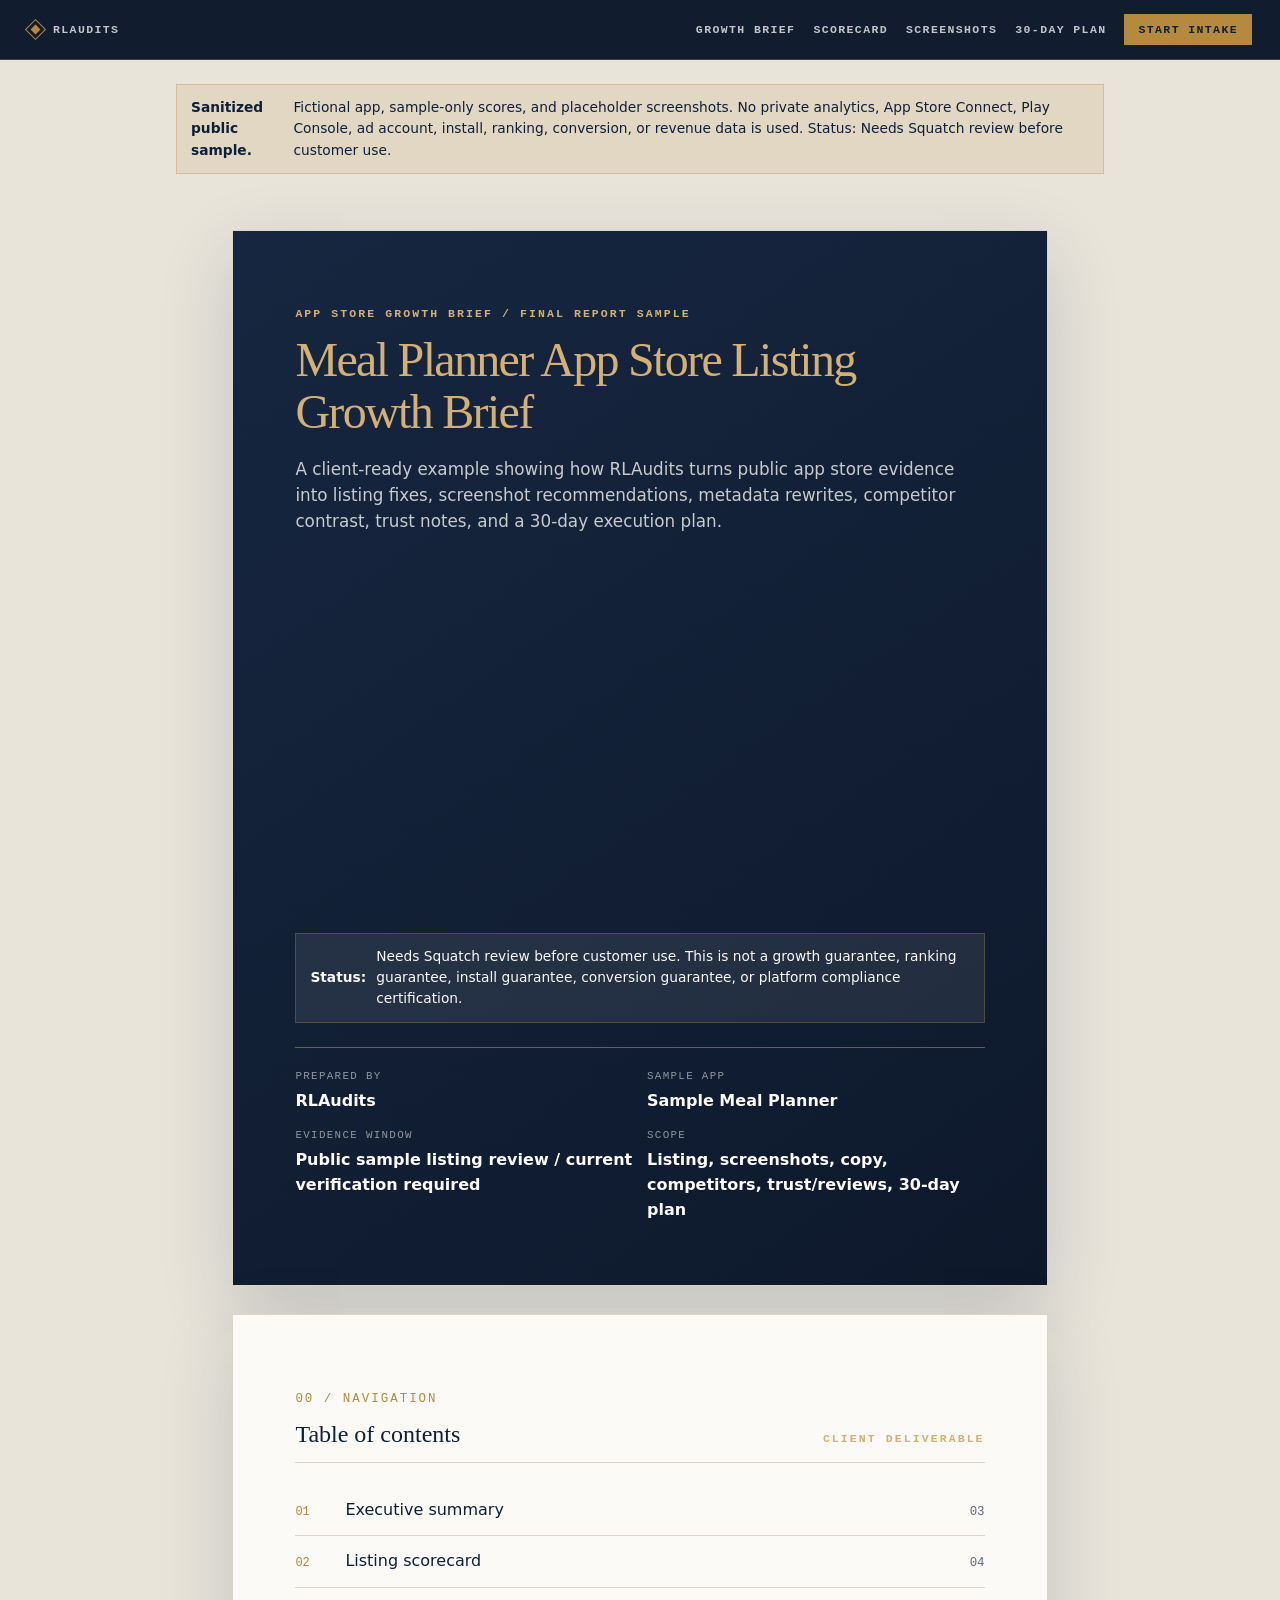
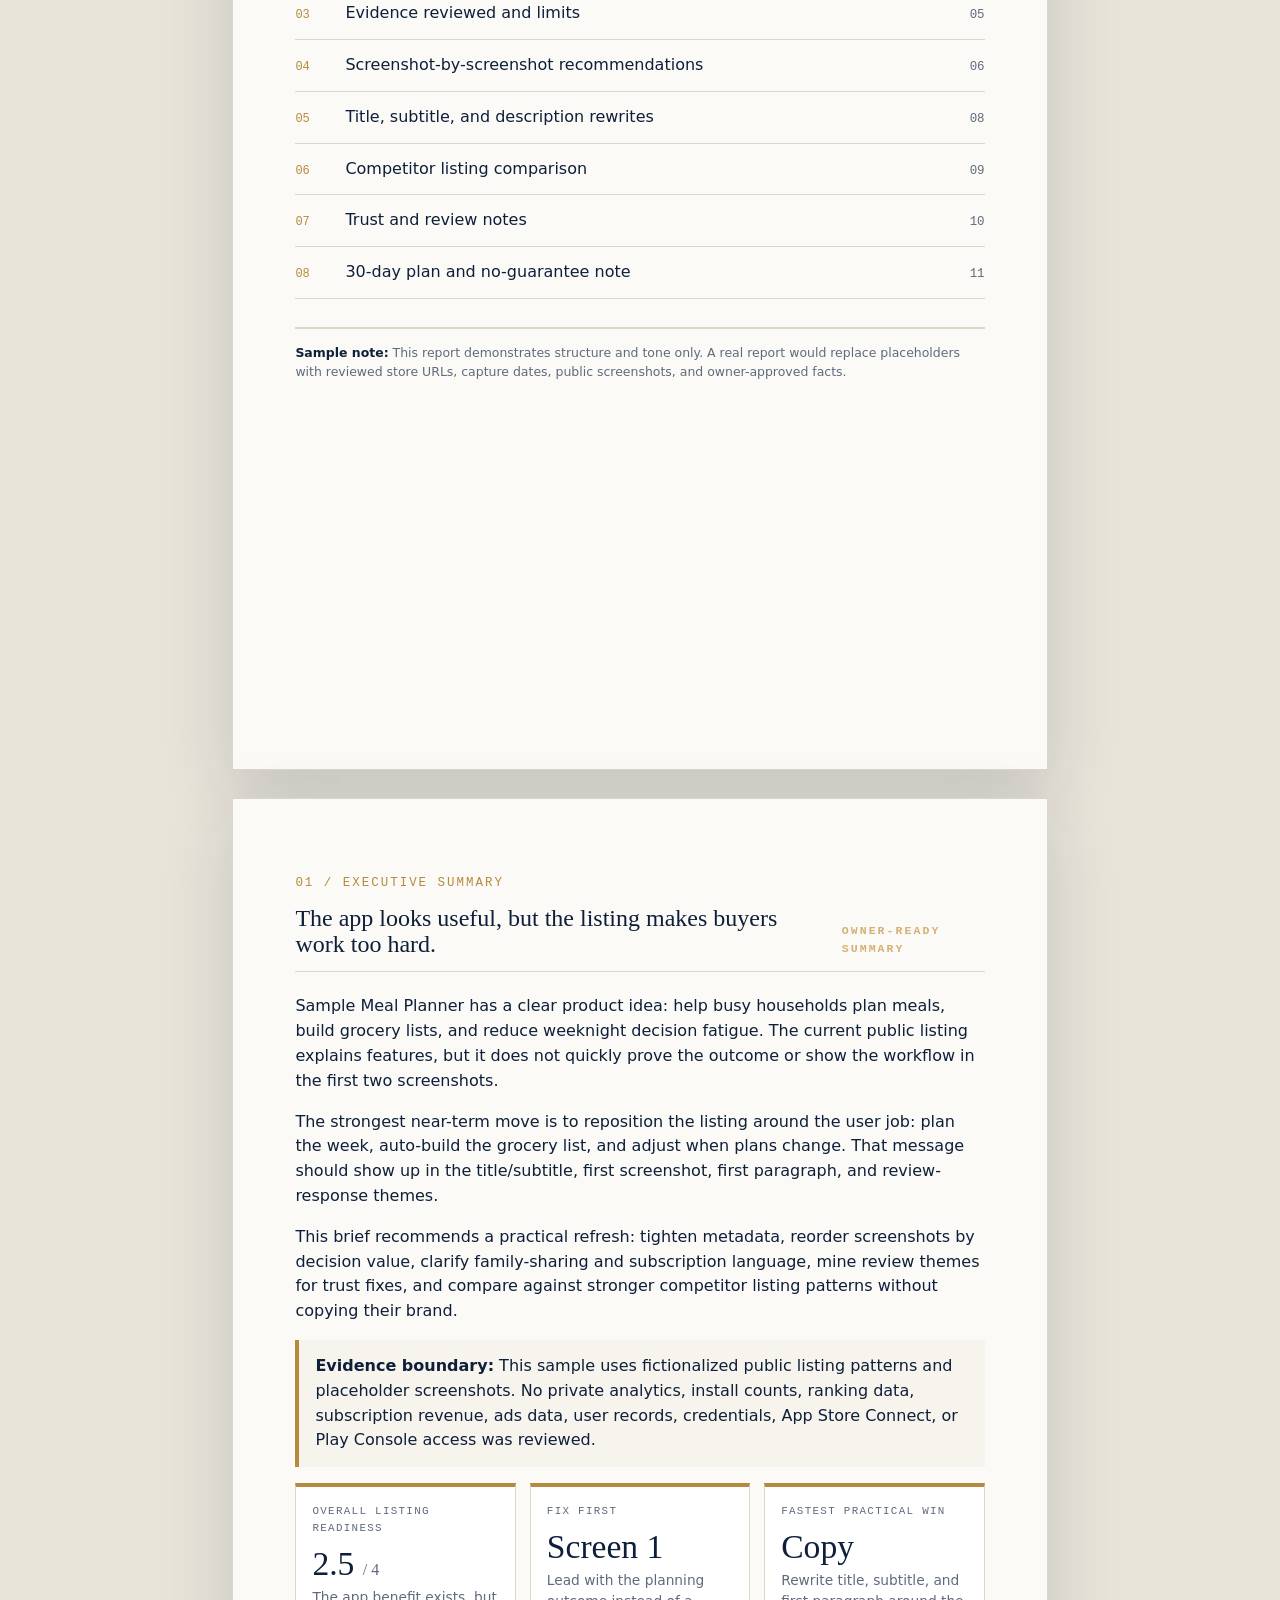
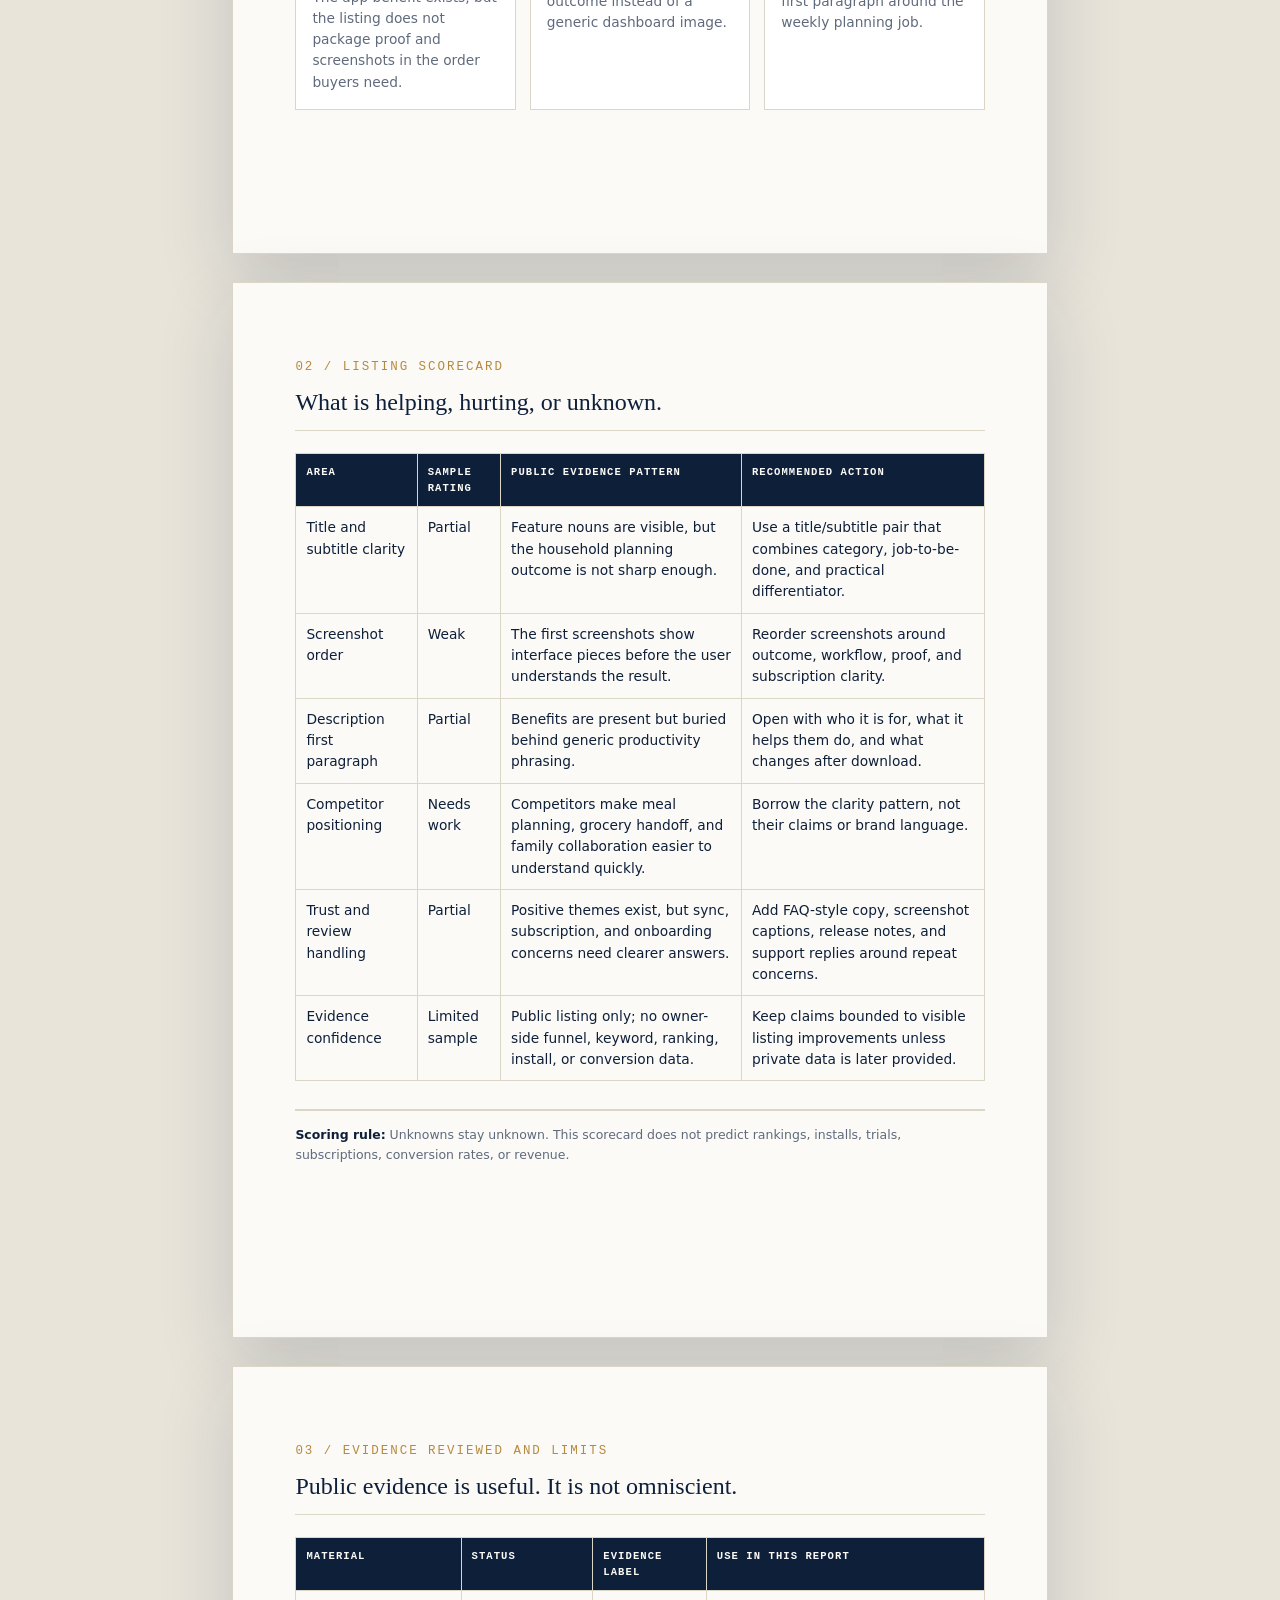
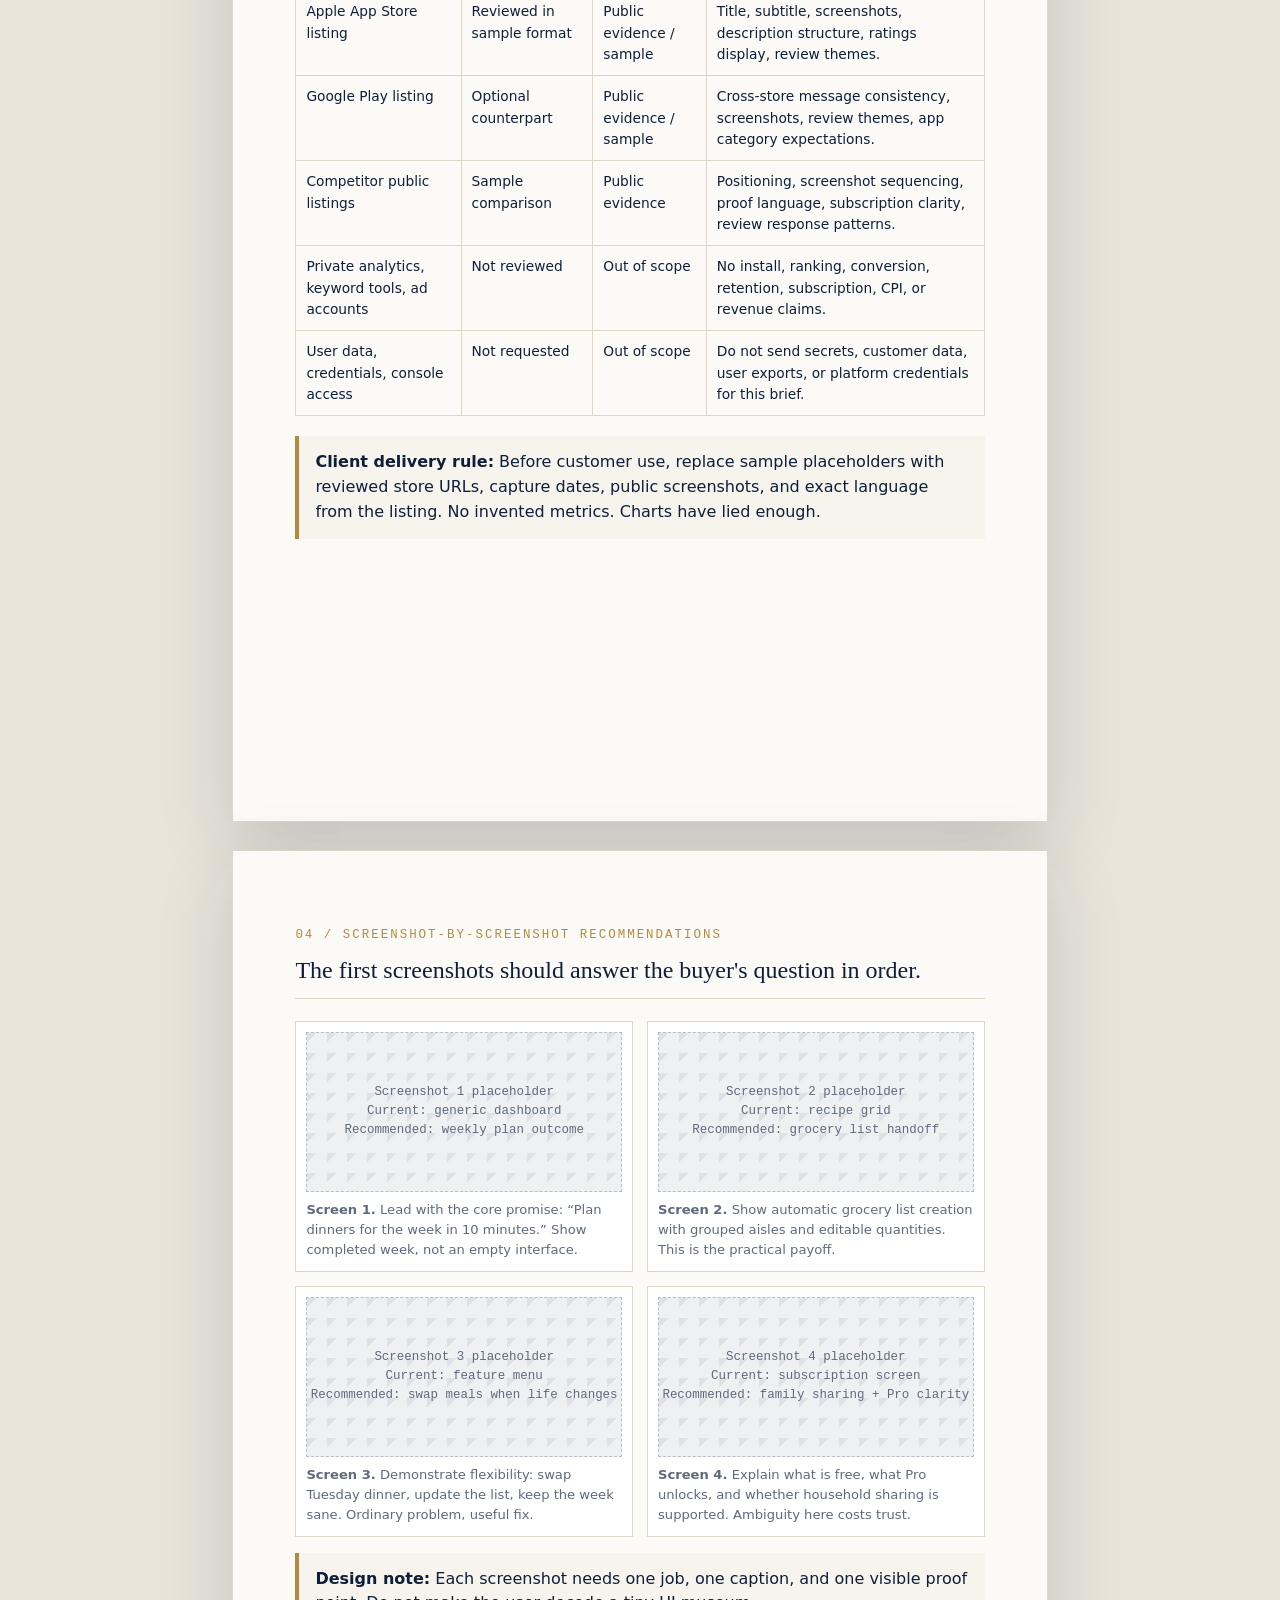
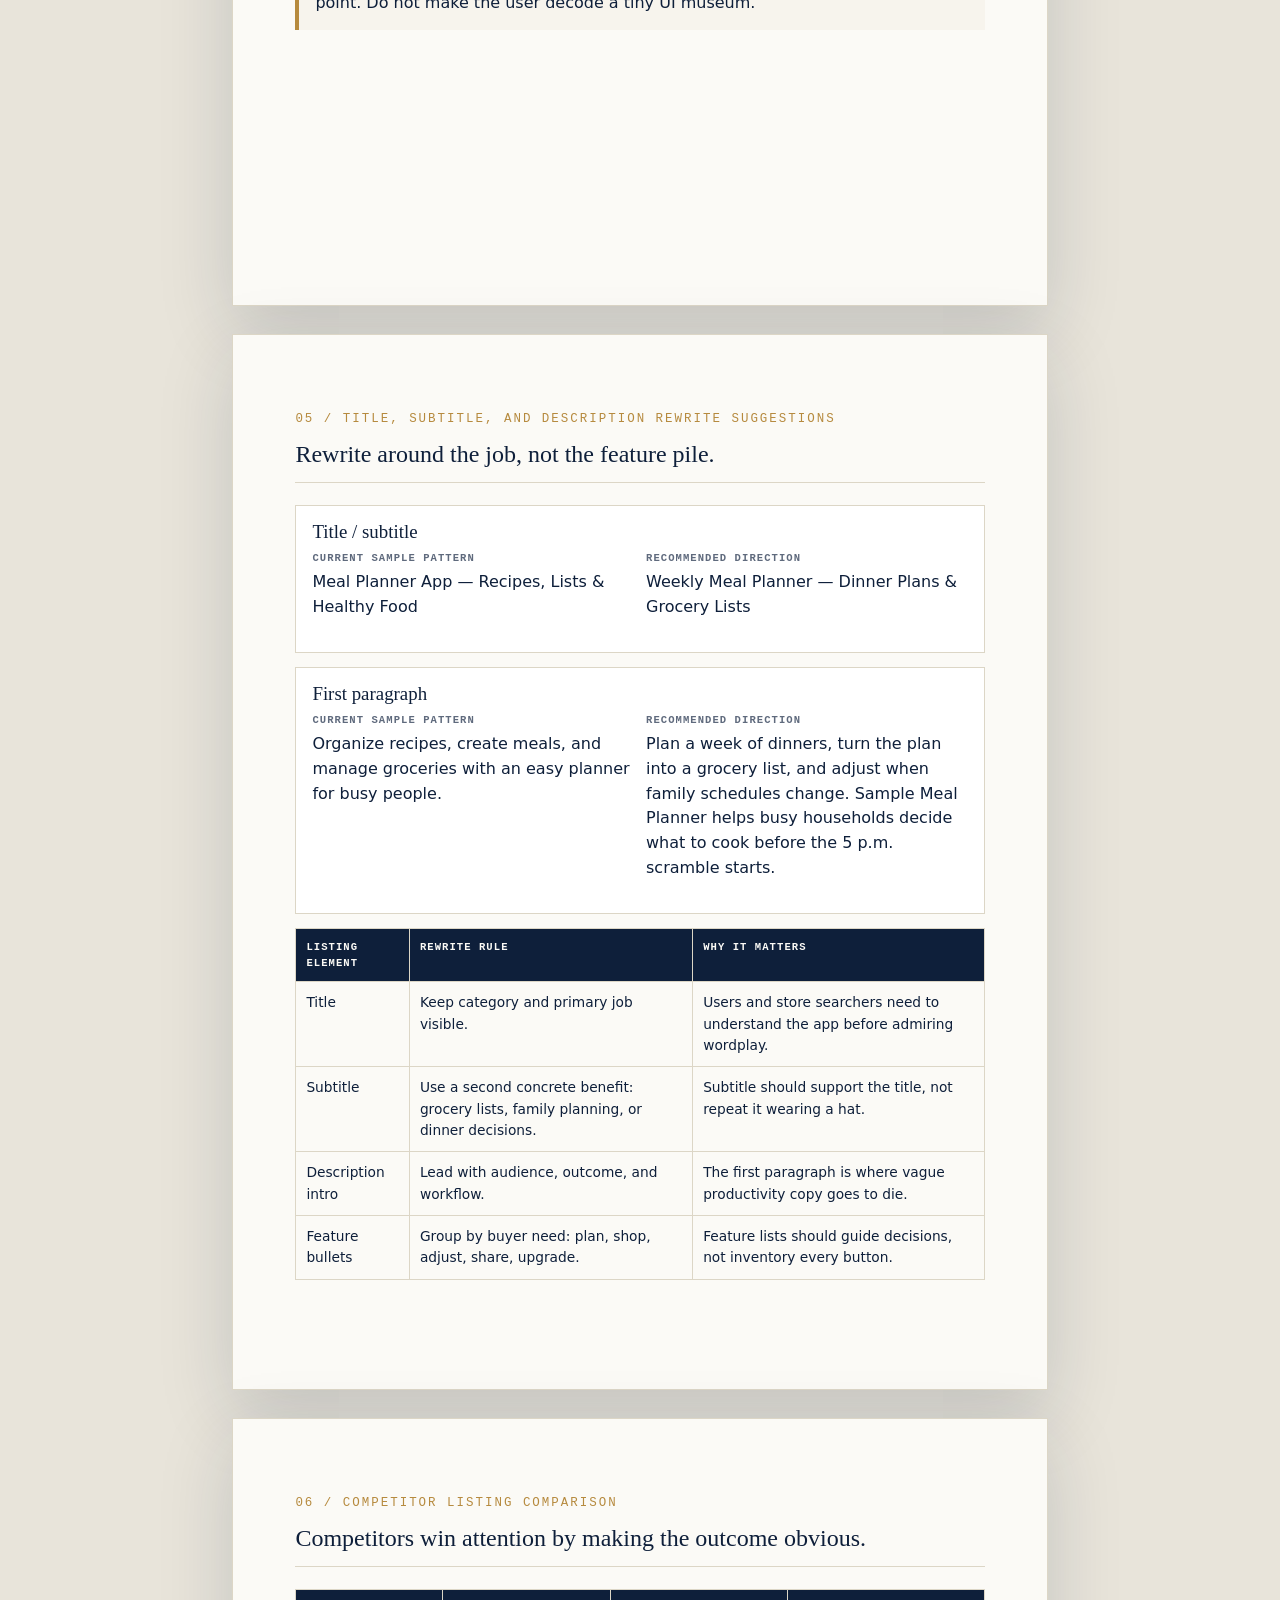
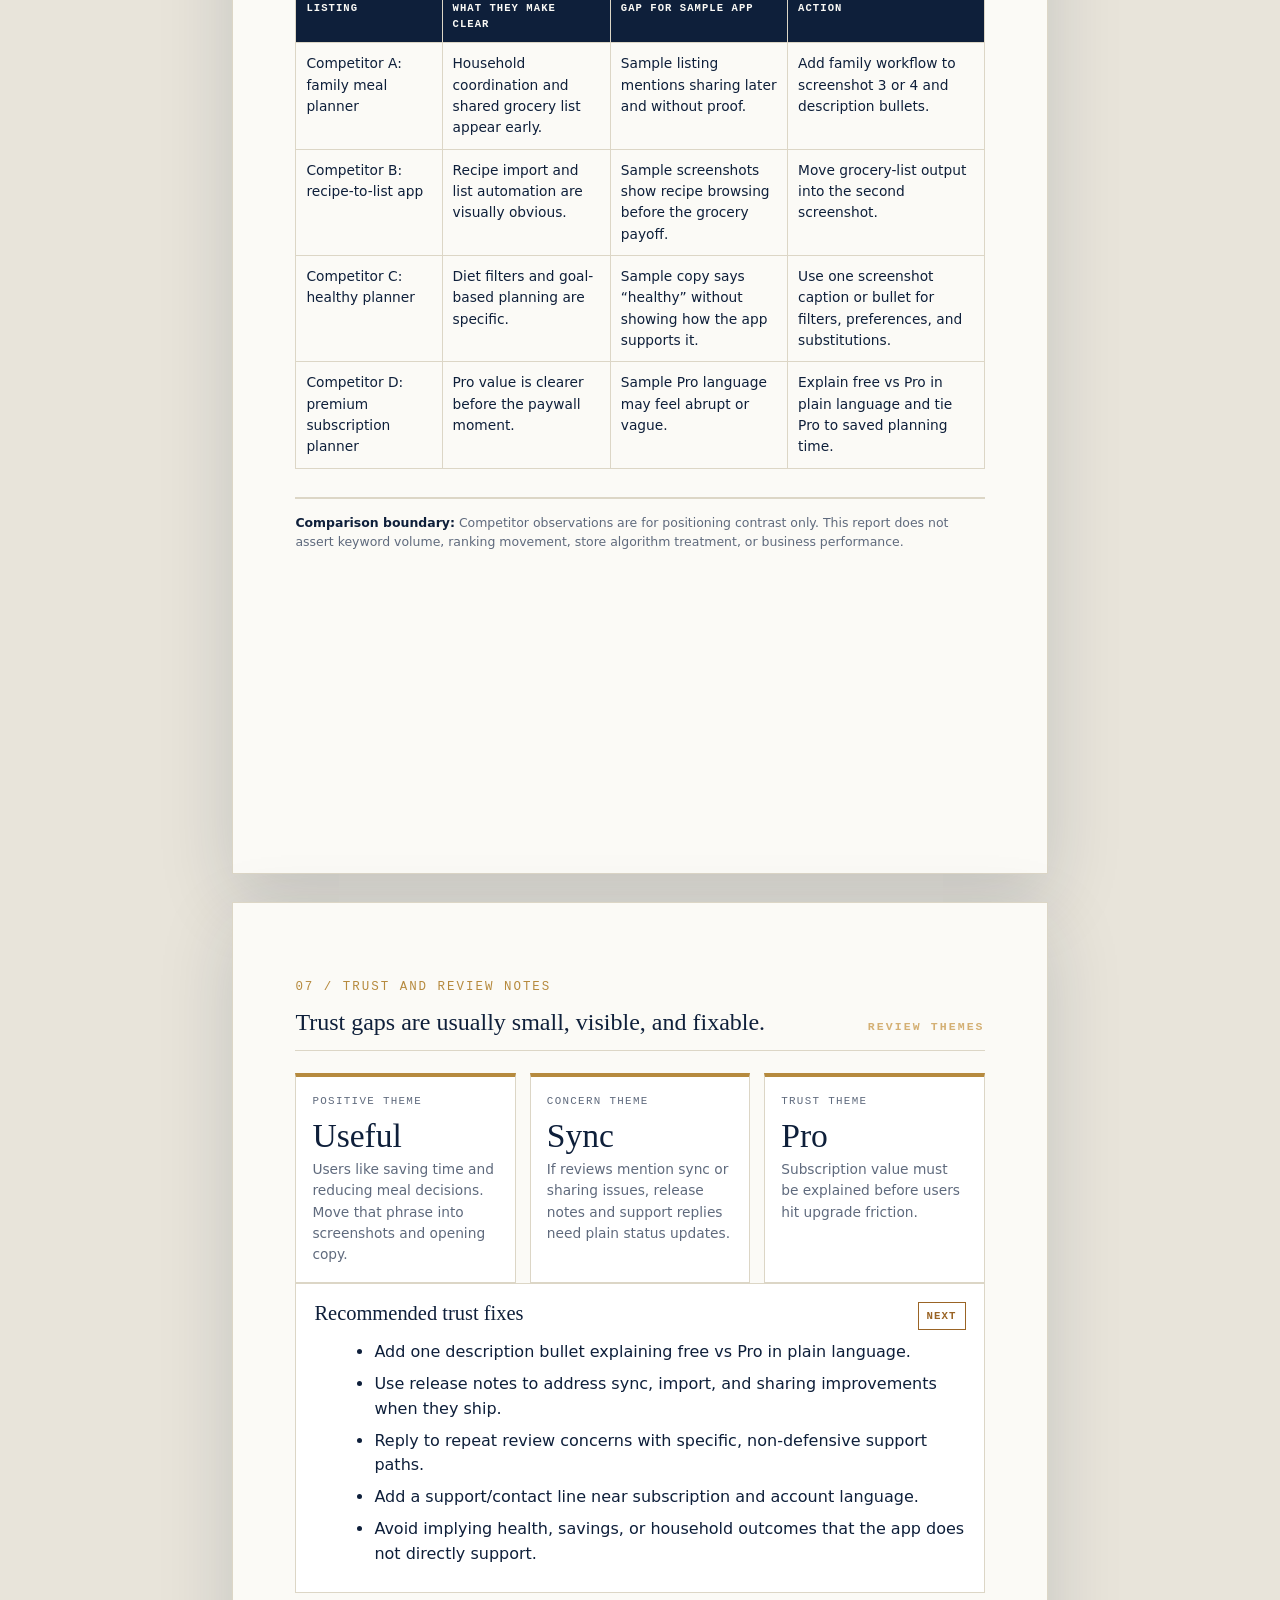
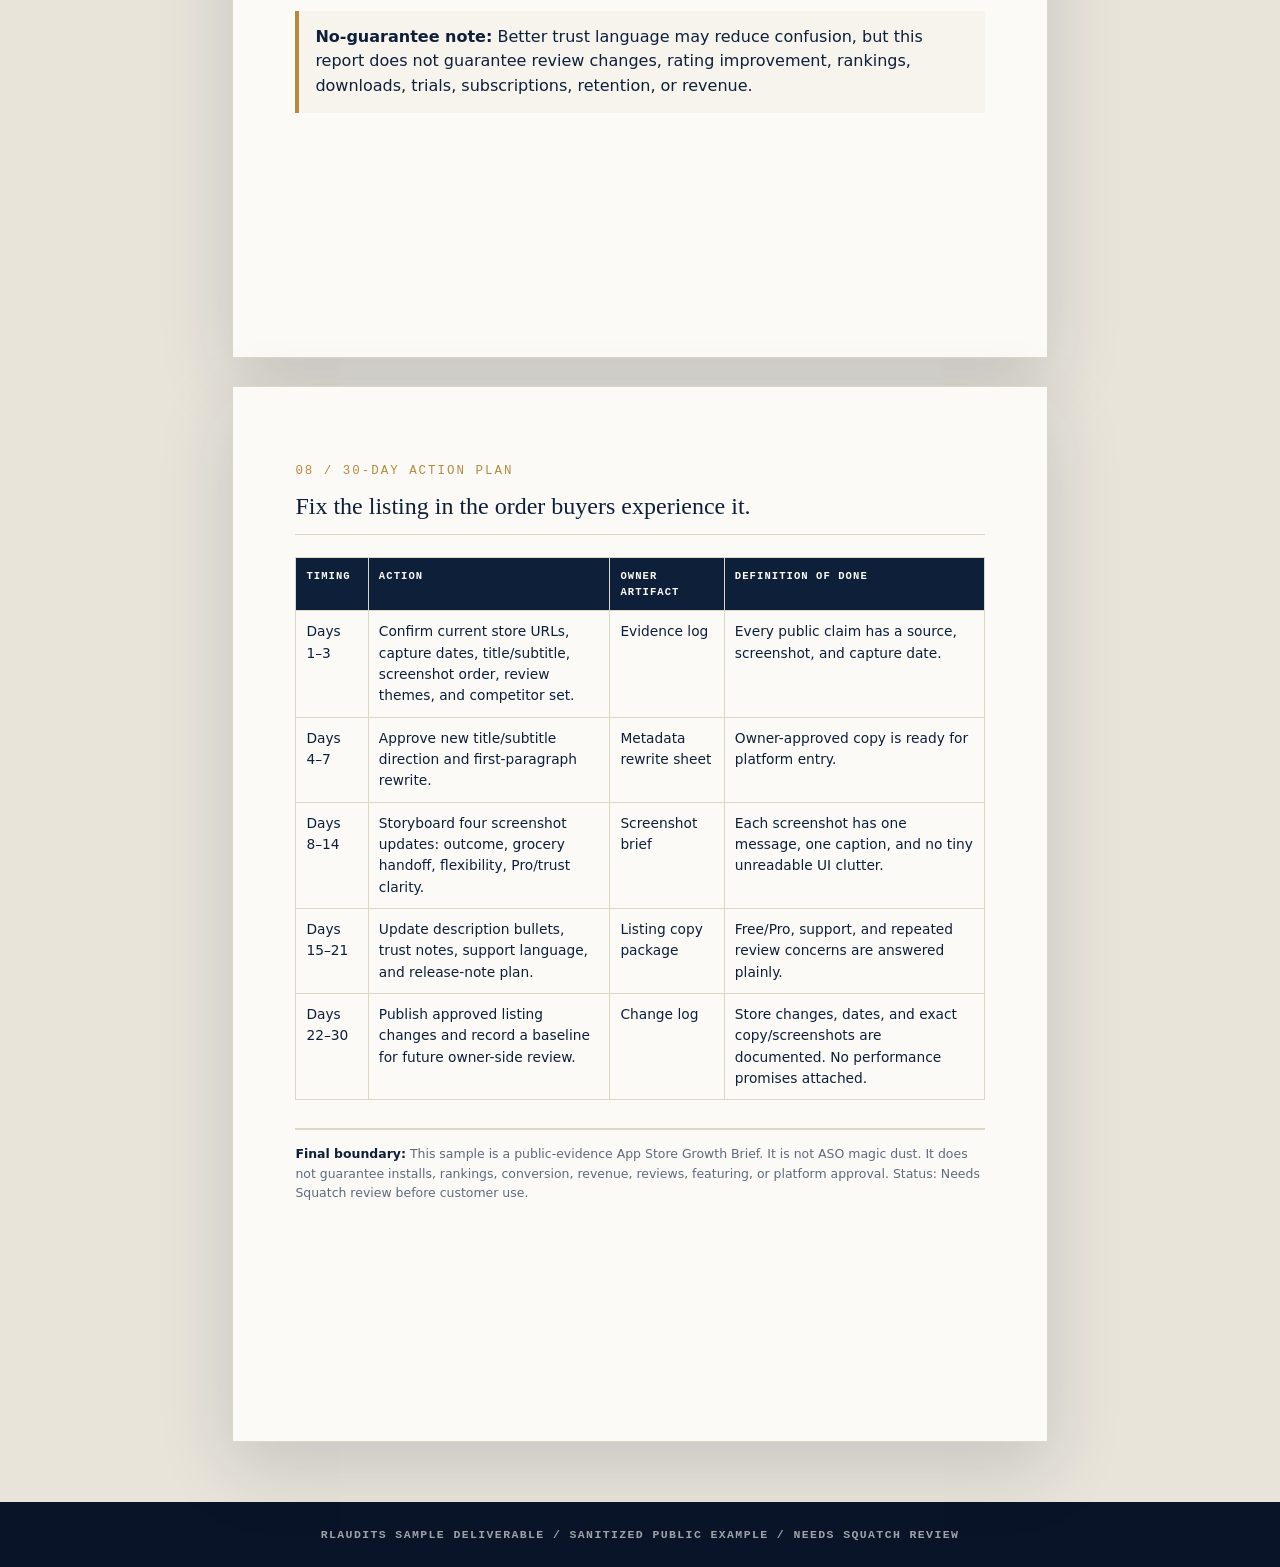
<file: app-store-growth-brief/sample.html>
<!doctype html>
<html lang="en">
<head>
  <meta charset="utf-8">
  <meta name="viewport" content="width=device-width, initial-scale=1">
  <title>Sample App Store Growth Brief Final Report — RLAudits</title>
  <meta name="description" content="A polished, sanitized sample App Store Growth Brief final report from RLAudits with listing scorecards, screenshot recommendations, metadata rewrites, competitor comparison, trust notes, and a 30-day plan.">
  <link rel="canonical" href="https://rlaudits.com/app-store-growth-brief/sample.html">
  <meta property="og:type" content="article">
  <meta property="og:title" content="Sample App Store Growth Brief Final Report — RLAudits">
  <meta property="og:description" content="See a client-ready sample App Store Growth Brief deliverable with public-evidence ASO recommendations and clear no-guarantee boundaries.">
  <meta property="og:url" content="https://rlaudits.com/app-store-growth-brief/sample.html">
  <meta name="twitter:card" content="summary">
  <meta name="twitter:title" content="Sample App Store Growth Brief Final Report — RLAudits">
  <meta name="twitter:description" content="A sanitized sample of the RLAudits App Store Growth Brief final report format.">
  <link rel="stylesheet" href="/assets/report-design-system.css">
  <style>
    .sample-nav { position: sticky; top: 0; z-index: 20; display: flex; justify-content: space-between; align-items: center; gap: 18px; padding: 14px 28px; background: rgba(9,20,40,.96); border-bottom: 1px solid rgba(212,176,116,.25); color: #fbfaf6; }
    .sample-nav a { color: rgba(251,250,246,.76); text-decoration: none; font: 700 .72rem var(--rl-mono); letter-spacing: .12em; text-transform: uppercase; }
    .sample-nav a:hover { color: var(--rl-gold-soft); }
    .sample-brand { display: inline-flex; align-items: center; gap: 10px; color: #fbfaf6; }
    .sample-brand__mark { width: 15px; height: 15px; border: 1.5px solid var(--rl-gold); transform: rotate(45deg); position: relative; }
    .sample-brand__mark::after { content: ''; position: absolute; inset: 3px; background: var(--rl-gold); }
    .sample-nav__links { display: flex; align-items: center; gap: 18px; flex-wrap: wrap; justify-content: flex-end; }
    .sample-nav__cta { color: var(--rl-navy) !important; background: var(--rl-gold); padding: 9px 14px; }
    .sample-report-note { max-width: 960px; margin: 24px auto 0; padding: 0 16px; }
    .sample-footer { background: var(--rl-navy-deep); color: rgba(251,250,246,.62); padding: 26px; text-align: center; font: 700 .72rem var(--rl-mono); letter-spacing: .12em; text-transform: uppercase; }
    .report-title { max-width: 780px; }
    .report-subtitle { max-width: 690px; }
    .report-page--compact { min-height: auto; }
    .scorecard__score small { font-size: 1rem; color: var(--rl-muted); }
    .rewrite-block { background: #fff; border: 1px solid var(--rl-rule); padding: 16px; margin: 14px 0; }
    .rewrite-block h3 { font-size: 1.18rem; margin-bottom: 10px; }
    .rewrite-grid { display: grid; grid-template-columns: 1fr 1fr; gap: 12px; }
    .rewrite-label { color: var(--rl-muted); display: block; font: 800 .66rem var(--rl-mono); letter-spacing: .1em; text-transform: uppercase; }
    .rewrite-copy { margin-top: 6px; }
    .screenshot-notes { display: grid; gap: 14px; grid-template-columns: repeat(2, minmax(0, 1fr)); }
    .screenshot-notes .screenshot-frame { margin: 0; }
    .screenshot-notes .screenshot-frame__placeholder { min-height: 160px; }
    .compact-list { margin: 10px 0 0 20px; }
    .compact-list li { margin-bottom: 7px; }
    @media (max-width: 760px) { .sample-nav { align-items: flex-start; flex-direction: column; } .sample-nav__links { justify-content: flex-start; } .rewrite-grid, .screenshot-notes { grid-template-columns: 1fr; } }
  </style>
  <script type="application/ld+json">
  {
    "@context": "https://schema.org",
    "@type": "Report",
    "name": "Sample App Store Growth Brief Final Report",
    "url": "https://rlaudits.com/app-store-growth-brief/sample.html",
    "publisher": { "@type": "Organization", "name": "RLAudits", "url": "https://rlaudits.com/" },
    "about": "Sanitized sample app store optimization growth brief deliverable",
    "isAccessibleForFree": true
  }
  </script>
</head>
<body class="report-body">
  <nav class="sample-nav" aria-label="Sample report navigation">
    <a class="sample-brand" href="/"><span class="sample-brand__mark" aria-hidden="true"></span><span>RLAudits</span></a>
    <div class="sample-nav__links">
      <a href="/app-store-growth-brief/">Growth Brief</a>
      <a href="#scorecard">Scorecard</a>
      <a href="#screenshots">Screenshots</a>
      <a href="#action-plan">30-day plan</a>
      <a class="sample-nav__cta" href="/app-store-growth-brief/#intake">Start intake</a>
    </div>
  </nav>

  <div class="sample-report-note">
    <div class="review-banner"><strong>Sanitized public sample.</strong> Fictional app, sample-only scores, and placeholder screenshots. No private analytics, App Store Connect, Play Console, ad account, install, ranking, conversion, or revenue data is used. Status: Needs Squatch review before customer use.</div>
  </div>

  <main class="report-shell">
    <section class="report-page report-page--cover" aria-labelledby="cover-title">
      <div>
        <p class="report-kicker">App Store Growth Brief / Final report sample</p>
        <h1 id="cover-title" class="report-title">Meal Planner App Store Listing Growth Brief</h1>
        <p class="report-subtitle">A client-ready example showing how RLAudits turns public app store evidence into listing fixes, screenshot recommendations, metadata rewrites, competitor contrast, trust notes, and a 30-day execution plan.</p>
      </div>
      <div>
        <div class="review-banner"><strong>Status:</strong> Needs Squatch review before customer use. This is not a growth guarantee, ranking guarantee, install guarantee, conversion guarantee, or platform compliance certification.</div>
        <div class="report-meta-grid" aria-label="Report metadata">
          <div><span class="meta-label">Prepared by</span><span class="meta-value">RLAudits</span></div>
          <div><span class="meta-label">Sample app</span><span class="meta-value">Sample Meal Planner</span></div>
          <div><span class="meta-label">Evidence window</span><span class="meta-value">Public sample listing review / current verification required</span></div>
          <div><span class="meta-label">Scope</span><span class="meta-value">Listing, screenshots, copy, competitors, trust/reviews, 30-day plan</span></div>
        </div>
      </div>
    </section>

    <section class="report-page" aria-labelledby="toc-title">
      <div class="section-header">
        <div>
          <p class="section-number">00 / Navigation</p>
          <h2 id="toc-title">Table of contents</h2>
        </div>
        <span class="eyebrow">Client deliverable</span>
      </div>
      <ol class="toc-list">
        <li><span>Executive summary</span><span class="toc-page">03</span></li>
        <li><span>Listing scorecard</span><span class="toc-page">04</span></li>
        <li><span>Evidence reviewed and limits</span><span class="toc-page">05</span></li>
        <li><span>Screenshot-by-screenshot recommendations</span><span class="toc-page">06</span></li>
        <li><span>Title, subtitle, and description rewrites</span><span class="toc-page">08</span></li>
        <li><span>Competitor listing comparison</span><span class="toc-page">09</span></li>
        <li><span>Trust and review notes</span><span class="toc-page">10</span></li>
        <li><span>30-day plan and no-guarantee note</span><span class="toc-page">11</span></li>
      </ol>
      <div class="scope-footer"><strong>Sample note:</strong> This report demonstrates structure and tone only. A real report would replace placeholders with reviewed store URLs, capture dates, public screenshots, and owner-approved facts.</div>
    </section>

    <section class="report-page" aria-labelledby="summary-title">
      <div class="section-header">
        <div>
          <p class="section-number">01 / Executive summary</p>
          <h2 id="summary-title">The app looks useful, but the listing makes buyers work too hard.</h2>
        </div>
        <span class="eyebrow">Owner-ready summary</span>
      </div>
      <p>Sample Meal Planner has a clear product idea: help busy households plan meals, build grocery lists, and reduce weeknight decision fatigue. The current public listing explains features, but it does not quickly prove the outcome or show the workflow in the first two screenshots.</p>
      <p>The strongest near-term move is to reposition the listing around the user job: plan the week, auto-build the grocery list, and adjust when plans change. That message should show up in the title/subtitle, first screenshot, first paragraph, and review-response themes.</p>
      <p>This brief recommends a practical refresh: tighten metadata, reorder screenshots by decision value, clarify family-sharing and subscription language, mine review themes for trust fixes, and compare against stronger competitor listing patterns without copying their brand.</p>
      <div class="evidence-callout"><strong>Evidence boundary:</strong> This sample uses fictionalized public listing patterns and placeholder screenshots. No private analytics, install counts, ranking data, subscription revenue, ads data, user records, credentials, App Store Connect, or Play Console access was reviewed.</div>
      <div class="scorecard-grid" aria-label="Executive summary scorecards">
        <article class="scorecard"><div class="scorecard__label">Overall listing readiness</div><div class="scorecard__score">2.5 <small>/ 4</small></div><p class="scorecard__note">The app benefit exists, but the listing does not package proof and screenshots in the order buyers need.</p></article>
        <article class="scorecard"><div class="scorecard__label">Fix first</div><div class="scorecard__score">Screen 1</div><p class="scorecard__note">Lead with the planning outcome instead of a generic dashboard image.</p></article>
        <article class="scorecard"><div class="scorecard__label">Fastest practical win</div><div class="scorecard__score">Copy</div><p class="scorecard__note">Rewrite title, subtitle, and first paragraph around the weekly planning job.</p></article>
      </div>
    </section>

    <section class="report-page" id="scorecard" aria-labelledby="scorecard-title">
      <div class="section-header">
        <div>
          <p class="section-number">02 / Listing scorecard</p>
          <h2 id="scorecard-title">What is helping, hurting, or unknown.</h2>
        </div>
      </div>
      <table class="report-table">
        <thead><tr><th>Area</th><th>Sample rating</th><th>Public evidence pattern</th><th>Recommended action</th></tr></thead>
        <tbody>
          <tr><td>Title and subtitle clarity</td><td>Partial</td><td>Feature nouns are visible, but the household planning outcome is not sharp enough.</td><td>Use a title/subtitle pair that combines category, job-to-be-done, and practical differentiator.</td></tr>
          <tr><td>Screenshot order</td><td>Weak</td><td>The first screenshots show interface pieces before the user understands the result.</td><td>Reorder screenshots around outcome, workflow, proof, and subscription clarity.</td></tr>
          <tr><td>Description first paragraph</td><td>Partial</td><td>Benefits are present but buried behind generic productivity phrasing.</td><td>Open with who it is for, what it helps them do, and what changes after download.</td></tr>
          <tr><td>Competitor positioning</td><td>Needs work</td><td>Competitors make meal planning, grocery handoff, and family collaboration easier to understand quickly.</td><td>Borrow the clarity pattern, not their claims or brand language.</td></tr>
          <tr><td>Trust and review handling</td><td>Partial</td><td>Positive themes exist, but sync, subscription, and onboarding concerns need clearer answers.</td><td>Add FAQ-style copy, screenshot captions, release notes, and support replies around repeat concerns.</td></tr>
          <tr><td>Evidence confidence</td><td>Limited sample</td><td>Public listing only; no owner-side funnel, keyword, ranking, install, or conversion data.</td><td>Keep claims bounded to visible listing improvements unless private data is later provided.</td></tr>
        </tbody>
      </table>
      <div class="scope-footer"><strong>Scoring rule:</strong> Unknowns stay unknown. This scorecard does not predict rankings, installs, trials, subscriptions, conversion rates, or revenue.</div>
    </section>

    <section class="report-page" aria-labelledby="evidence-title">
      <div class="section-header">
        <div>
          <p class="section-number">03 / Evidence reviewed and limits</p>
          <h2 id="evidence-title">Public evidence is useful. It is not omniscient.</h2>
        </div>
      </div>
      <table class="report-table">
        <thead><tr><th>Material</th><th>Status</th><th>Evidence label</th><th>Use in this report</th></tr></thead>
        <tbody>
          <tr><td>Apple App Store listing</td><td>Reviewed in sample format</td><td>Public evidence / sample</td><td>Title, subtitle, screenshots, description structure, ratings display, review themes.</td></tr>
          <tr><td>Google Play listing</td><td>Optional counterpart</td><td>Public evidence / sample</td><td>Cross-store message consistency, screenshots, review themes, app category expectations.</td></tr>
          <tr><td>Competitor public listings</td><td>Sample comparison</td><td>Public evidence</td><td>Positioning, screenshot sequencing, proof language, subscription clarity, review response patterns.</td></tr>
          <tr><td>Private analytics, keyword tools, ad accounts</td><td>Not reviewed</td><td>Out of scope</td><td>No install, ranking, conversion, retention, subscription, CPI, or revenue claims.</td></tr>
          <tr><td>User data, credentials, console access</td><td>Not requested</td><td>Out of scope</td><td>Do not send secrets, customer data, user exports, or platform credentials for this brief.</td></tr>
        </tbody>
      </table>
      <div class="evidence-callout"><strong>Client delivery rule:</strong> Before customer use, replace sample placeholders with reviewed store URLs, capture dates, public screenshots, and exact language from the listing. No invented metrics. Charts have lied enough.</div>
    </section>

    <section class="report-page" id="screenshots" aria-labelledby="screenshots-title">
      <div class="section-header">
        <div>
          <p class="section-number">04 / Screenshot-by-screenshot recommendations</p>
          <h2 id="screenshots-title">The first screenshots should answer the buyer's question in order.</h2>
        </div>
      </div>
      <div class="screenshot-notes">
        <figure class="screenshot-frame">
          <div class="screenshot-frame__placeholder">Screenshot 1 placeholder<br>Current: generic dashboard<br>Recommended: weekly plan outcome</div>
          <figcaption><strong>Screen 1.</strong> Lead with the core promise: “Plan dinners for the week in 10 minutes.” Show completed week, not an empty interface.</figcaption>
        </figure>
        <figure class="screenshot-frame">
          <div class="screenshot-frame__placeholder">Screenshot 2 placeholder<br>Current: recipe grid<br>Recommended: grocery list handoff</div>
          <figcaption><strong>Screen 2.</strong> Show automatic grocery list creation with grouped aisles and editable quantities. This is the practical payoff.</figcaption>
        </figure>
        <figure class="screenshot-frame">
          <div class="screenshot-frame__placeholder">Screenshot 3 placeholder<br>Current: feature menu<br>Recommended: swap meals when life changes</div>
          <figcaption><strong>Screen 3.</strong> Demonstrate flexibility: swap Tuesday dinner, update the list, keep the week sane. Ordinary problem, useful fix.</figcaption>
        </figure>
        <figure class="screenshot-frame">
          <div class="screenshot-frame__placeholder">Screenshot 4 placeholder<br>Current: subscription screen<br>Recommended: family sharing + Pro clarity</div>
          <figcaption><strong>Screen 4.</strong> Explain what is free, what Pro unlocks, and whether household sharing is supported. Ambiguity here costs trust.</figcaption>
        </figure>
      </div>
      <div class="evidence-callout"><strong>Design note:</strong> Each screenshot needs one job, one caption, and one visible proof point. Do not make the user decode a tiny UI museum.</div>
    </section>

    <section class="report-page" aria-labelledby="rewrite-title">
      <div class="section-header">
        <div>
          <p class="section-number">05 / Title, subtitle, and description rewrite suggestions</p>
          <h2 id="rewrite-title">Rewrite around the job, not the feature pile.</h2>
        </div>
      </div>
      <div class="rewrite-block">
        <h3>Title / subtitle</h3>
        <div class="rewrite-grid">
          <div><span class="rewrite-label">Current sample pattern</span><p class="rewrite-copy">Meal Planner App — Recipes, Lists & Healthy Food</p></div>
          <div><span class="rewrite-label">Recommended direction</span><p class="rewrite-copy">Weekly Meal Planner — Dinner Plans & Grocery Lists</p></div>
        </div>
      </div>
      <div class="rewrite-block">
        <h3>First paragraph</h3>
        <div class="rewrite-grid">
          <div><span class="rewrite-label">Current sample pattern</span><p class="rewrite-copy">Organize recipes, create meals, and manage groceries with an easy planner for busy people.</p></div>
          <div><span class="rewrite-label">Recommended direction</span><p class="rewrite-copy">Plan a week of dinners, turn the plan into a grocery list, and adjust when family schedules change. Sample Meal Planner helps busy households decide what to cook before the 5 p.m. scramble starts.</p></div>
        </div>
      </div>
      <table class="report-table">
        <thead><tr><th>Listing element</th><th>Rewrite rule</th><th>Why it matters</th></tr></thead>
        <tbody>
          <tr><td>Title</td><td>Keep category and primary job visible.</td><td>Users and store searchers need to understand the app before admiring wordplay.</td></tr>
          <tr><td>Subtitle</td><td>Use a second concrete benefit: grocery lists, family planning, or dinner decisions.</td><td>Subtitle should support the title, not repeat it wearing a hat.</td></tr>
          <tr><td>Description intro</td><td>Lead with audience, outcome, and workflow.</td><td>The first paragraph is where vague productivity copy goes to die.</td></tr>
          <tr><td>Feature bullets</td><td>Group by buyer need: plan, shop, adjust, share, upgrade.</td><td>Feature lists should guide decisions, not inventory every button.</td></tr>
        </tbody>
      </table>
    </section>

    <section class="report-page" aria-labelledby="competitor-title">
      <div class="section-header">
        <div>
          <p class="section-number">06 / Competitor listing comparison</p>
          <h2 id="competitor-title">Competitors win attention by making the outcome obvious.</h2>
        </div>
      </div>
      <table class="report-table">
        <thead><tr><th>Listing</th><th>What they make clear</th><th>Gap for sample app</th><th>Action</th></tr></thead>
        <tbody>
          <tr><td>Competitor A: family meal planner</td><td>Household coordination and shared grocery list appear early.</td><td>Sample listing mentions sharing later and without proof.</td><td>Add family workflow to screenshot 3 or 4 and description bullets.</td></tr>
          <tr><td>Competitor B: recipe-to-list app</td><td>Recipe import and list automation are visually obvious.</td><td>Sample screenshots show recipe browsing before the grocery payoff.</td><td>Move grocery-list output into the second screenshot.</td></tr>
          <tr><td>Competitor C: healthy planner</td><td>Diet filters and goal-based planning are specific.</td><td>Sample copy says “healthy” without showing how the app supports it.</td><td>Use one screenshot caption or bullet for filters, preferences, and substitutions.</td></tr>
          <tr><td>Competitor D: premium subscription planner</td><td>Pro value is clearer before the paywall moment.</td><td>Sample Pro language may feel abrupt or vague.</td><td>Explain free vs Pro in plain language and tie Pro to saved planning time.</td></tr>
        </tbody>
      </table>
      <div class="scope-footer"><strong>Comparison boundary:</strong> Competitor observations are for positioning contrast only. This report does not assert keyword volume, ranking movement, store algorithm treatment, or business performance.</div>
    </section>

    <section class="report-page" aria-labelledby="trust-title">
      <div class="section-header">
        <div>
          <p class="section-number">07 / Trust and review notes</p>
          <h2 id="trust-title">Trust gaps are usually small, visible, and fixable.</h2>
        </div>
        <span class="eyebrow">Review themes</span>
      </div>
      <div class="scorecard-grid">
        <article class="scorecard"><div class="scorecard__label">Positive theme</div><div class="scorecard__score">Useful</div><p class="scorecard__note">Users like saving time and reducing meal decisions. Move that phrase into screenshots and opening copy.</p></article>
        <article class="scorecard"><div class="scorecard__label">Concern theme</div><div class="scorecard__score">Sync</div><p class="scorecard__note">If reviews mention sync or sharing issues, release notes and support replies need plain status updates.</p></article>
        <article class="scorecard"><div class="scorecard__label">Trust theme</div><div class="scorecard__score">Pro</div><p class="scorecard__note">Subscription value must be explained before users hit upgrade friction.</p></article>
      </div>
      <div class="finding-card">
        <div class="finding-card__topline"><h3>Recommended trust fixes</h3><span class="priority-badge priority-badge--next">Next</span></div>
        <ul class="compact-list">
          <li>Add one description bullet explaining free vs Pro in plain language.</li>
          <li>Use release notes to address sync, import, and sharing improvements when they ship.</li>
          <li>Reply to repeat review concerns with specific, non-defensive support paths.</li>
          <li>Add a support/contact line near subscription and account language.</li>
          <li>Avoid implying health, savings, or household outcomes that the app does not directly support.</li>
        </ul>
      </div>
      <div class="evidence-callout"><strong>No-guarantee note:</strong> Better trust language may reduce confusion, but this report does not guarantee review changes, rating improvement, rankings, downloads, trials, subscriptions, retention, or revenue.</div>
    </section>

    <section class="report-page" id="action-plan" aria-labelledby="plan-title">
      <div class="section-header">
        <div>
          <p class="section-number">08 / 30-day action plan</p>
          <h2 id="plan-title">Fix the listing in the order buyers experience it.</h2>
        </div>
      </div>
      <table class="action-plan-table">
        <thead><tr><th>Timing</th><th>Action</th><th>Owner artifact</th><th>Definition of done</th></tr></thead>
        <tbody>
          <tr><td>Days 1–3</td><td>Confirm current store URLs, capture dates, title/subtitle, screenshot order, review themes, and competitor set.</td><td>Evidence log</td><td>Every public claim has a source, screenshot, and capture date.</td></tr>
          <tr><td>Days 4–7</td><td>Approve new title/subtitle direction and first-paragraph rewrite.</td><td>Metadata rewrite sheet</td><td>Owner-approved copy is ready for platform entry.</td></tr>
          <tr><td>Days 8–14</td><td>Storyboard four screenshot updates: outcome, grocery handoff, flexibility, Pro/trust clarity.</td><td>Screenshot brief</td><td>Each screenshot has one message, one caption, and no tiny unreadable UI clutter.</td></tr>
          <tr><td>Days 15–21</td><td>Update description bullets, trust notes, support language, and release-note plan.</td><td>Listing copy package</td><td>Free/Pro, support, and repeated review concerns are answered plainly.</td></tr>
          <tr><td>Days 22–30</td><td>Publish approved listing changes and record a baseline for future owner-side review.</td><td>Change log</td><td>Store changes, dates, and exact copy/screenshots are documented. No performance promises attached.</td></tr>
        </tbody>
      </table>
      <div class="scope-footer"><strong>Final boundary:</strong> This sample is a public-evidence App Store Growth Brief. It is not ASO magic dust. It does not guarantee installs, rankings, conversion, revenue, reviews, featuring, or platform approval. Status: Needs Squatch review before customer use.</div>
    </section>
  </main>

  <footer class="sample-footer">RLAudits sample deliverable / sanitized public example / Needs Squatch review</footer>
  <script defer src="/assets/rlaudits-tracking.js"></script>
</body>
</html>
</file>
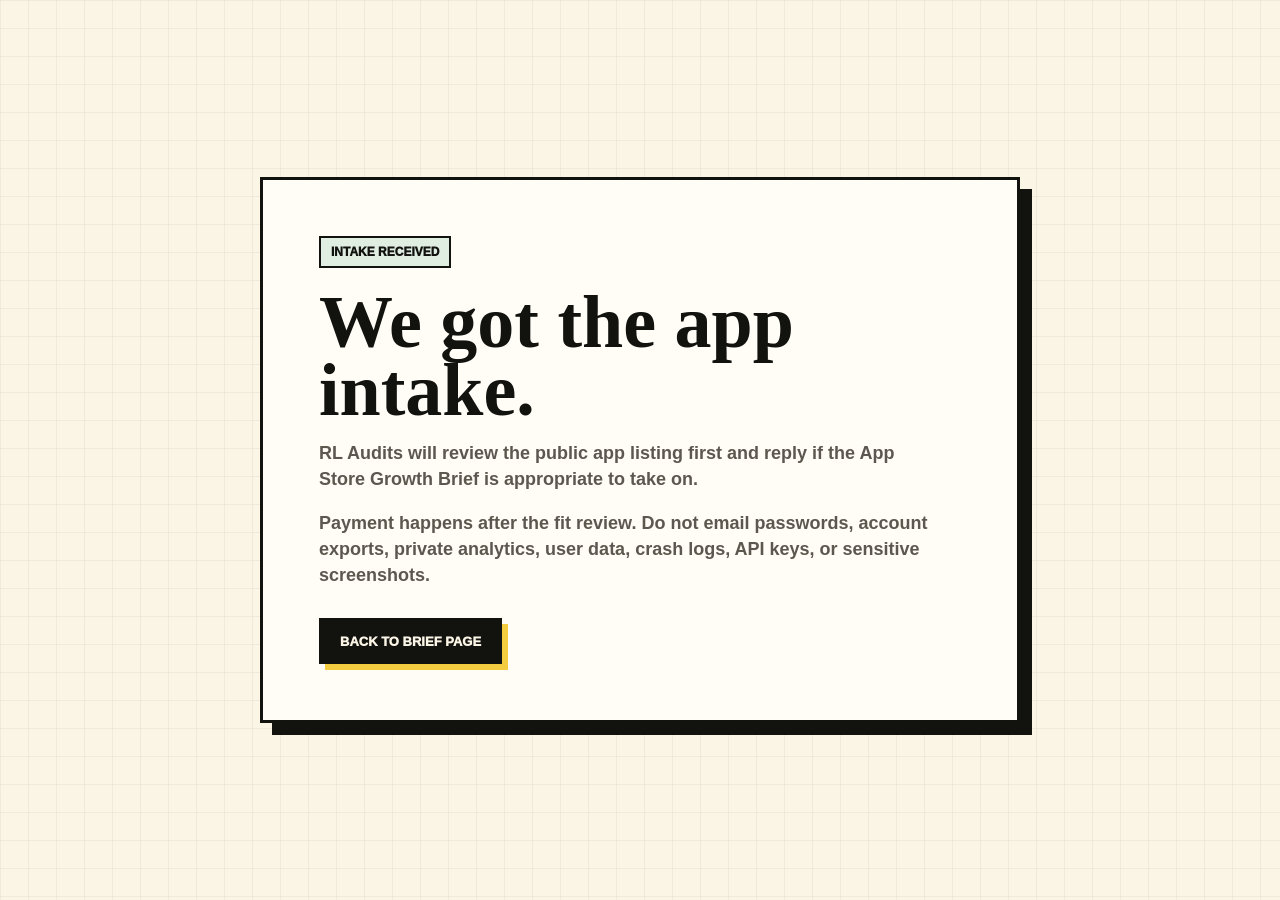
<file: app-store-growth-brief/thank-you.html>
<!doctype html>
<html lang="en">
<head>
  <meta charset="utf-8">
  <meta name="viewport" content="width=device-width, initial-scale=1">
  <title>Intake Received | RL Audits</title>
  <meta name="description" content="App Store Growth Brief intake received.">
  <style>
    :root {
      --paper: #fbf5e6;
      --ink: #12120f;
      --muted: #5d584f;
      --white: #fffdf6;
      --yellow: #f4cc3f;
      --green-soft: #dfeee1;
      --shadow: #12120f;
    }

    * { box-sizing: border-box; }

    body {
      margin: 0;
      min-height: 100vh;
      color: var(--ink);
      font-family: Bahnschrift, "Aptos", "Segoe UI", Verdana, sans-serif;
      background:
        linear-gradient(rgba(18, 18, 15, .045) 1px, transparent 1px),
        linear-gradient(90deg, rgba(18, 18, 15, .045) 1px, transparent 1px),
        var(--paper);
      background-size: 28px 28px;
      display: grid;
      place-items: center;
      padding: 28px;
    }

    main {
      width: min(760px, 100%);
      border: 3px solid var(--ink);
      background: var(--white);
      box-shadow: 12px 12px 0 var(--shadow);
      padding: clamp(28px, 6vw, 56px);
    }

    .tag {
      display: inline-flex;
      border: 2px solid var(--ink);
      padding: 7px 10px;
      background: var(--green-soft);
      text-transform: uppercase;
      font-size: 12px;
      font-weight: 950;
      margin-bottom: 20px;
    }

    h1 {
      margin: 0 0 16px;
      max-width: 680px;
      font-family: Georgia, "Times New Roman", serif;
      font-size: clamp(42px, 9vw, 74px);
      line-height: .92;
      letter-spacing: 0;
    }

    p {
      max-width: 610px;
      margin: 0 0 18px;
      color: var(--muted);
      font-size: 18px;
      line-height: 1.45;
      font-weight: 750;
    }

    .button {
      display: inline-flex;
      align-items: center;
      justify-content: center;
      min-height: 46px;
      margin-top: 12px;
      padding: 12px 18px;
      border: 3px solid var(--ink);
      background: var(--ink);
      color: var(--paper);
      box-shadow: 6px 6px 0 var(--yellow);
      font-weight: 950;
      text-transform: uppercase;
      font-size: 13px;
      text-decoration: none;
    }
  </style>
</head>
<body data-track-service="App Store Growth Brief">
  <main>
    <div class="tag">Intake received</div>
    <h1>We got the app intake.</h1>
    <p>RL Audits will review the public app listing first and reply if the App Store Growth Brief is appropriate to take on.</p>
    <p>Payment happens after the fit review. Do not email passwords, account exports, private analytics, user data, crash logs, API keys, or sensitive screenshots.</p>
    <a class="button" href="/app-store-growth-brief/">Back to brief page</a>
  </main>
<script defer src="/assets/rlaudits-tracking.js"></script>
</body>
</html>
</file>
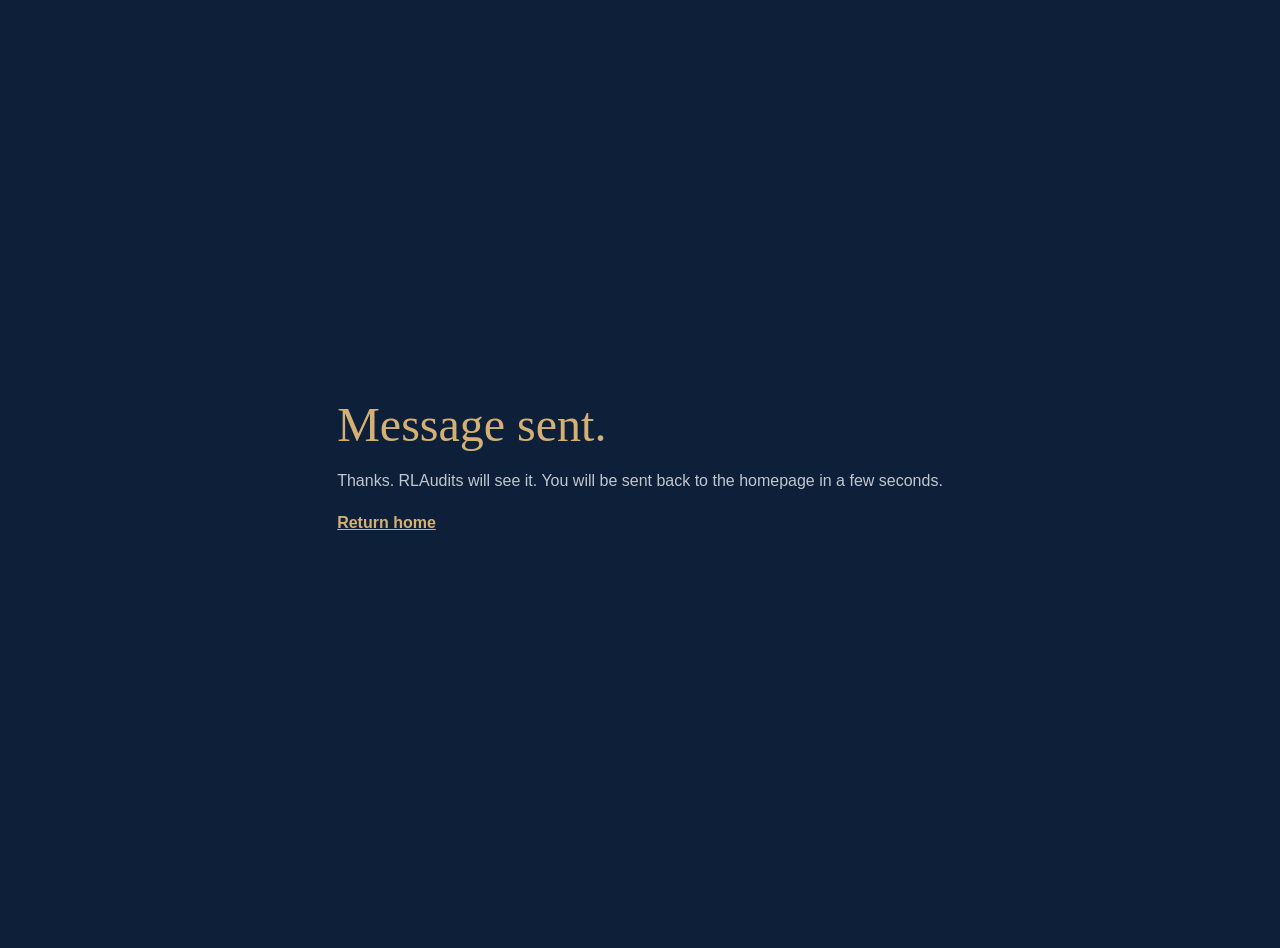
<file: contact/thanks.html>
<!DOCTYPE html>
<html lang="en">
<head>
<meta charset="UTF-8">
<meta name="viewport" content="width=device-width, initial-scale=1.0">
<title>Message Sent — RLAudits</title>
<meta http-equiv="refresh" content="8;url=/">
<style>
body{margin:0;min-height:100vh;display:grid;place-items:center;background:#0E1F3A;color:#FBFAF6;font-family:Arial,sans-serif;padding:24px}main{max-width:680px}h1{font-family:Georgia,serif;font-size:48px;font-weight:400;margin:0 0 16px;color:#D4B074}p{line-height:1.6;color:rgba(255,255,255,.75)}a{color:#D4B074;font-weight:700}
</style>
</head>
<body data-track-service="Contact"><main><h1>Message sent.</h1><p>Thanks. RLAudits will see it. You will be sent back to the homepage in a few seconds.</p><p><a href="/">Return home</a></p></main><script defer src="/assets/rlaudits-tracking.js"></script>
</body>
</html>
</file>
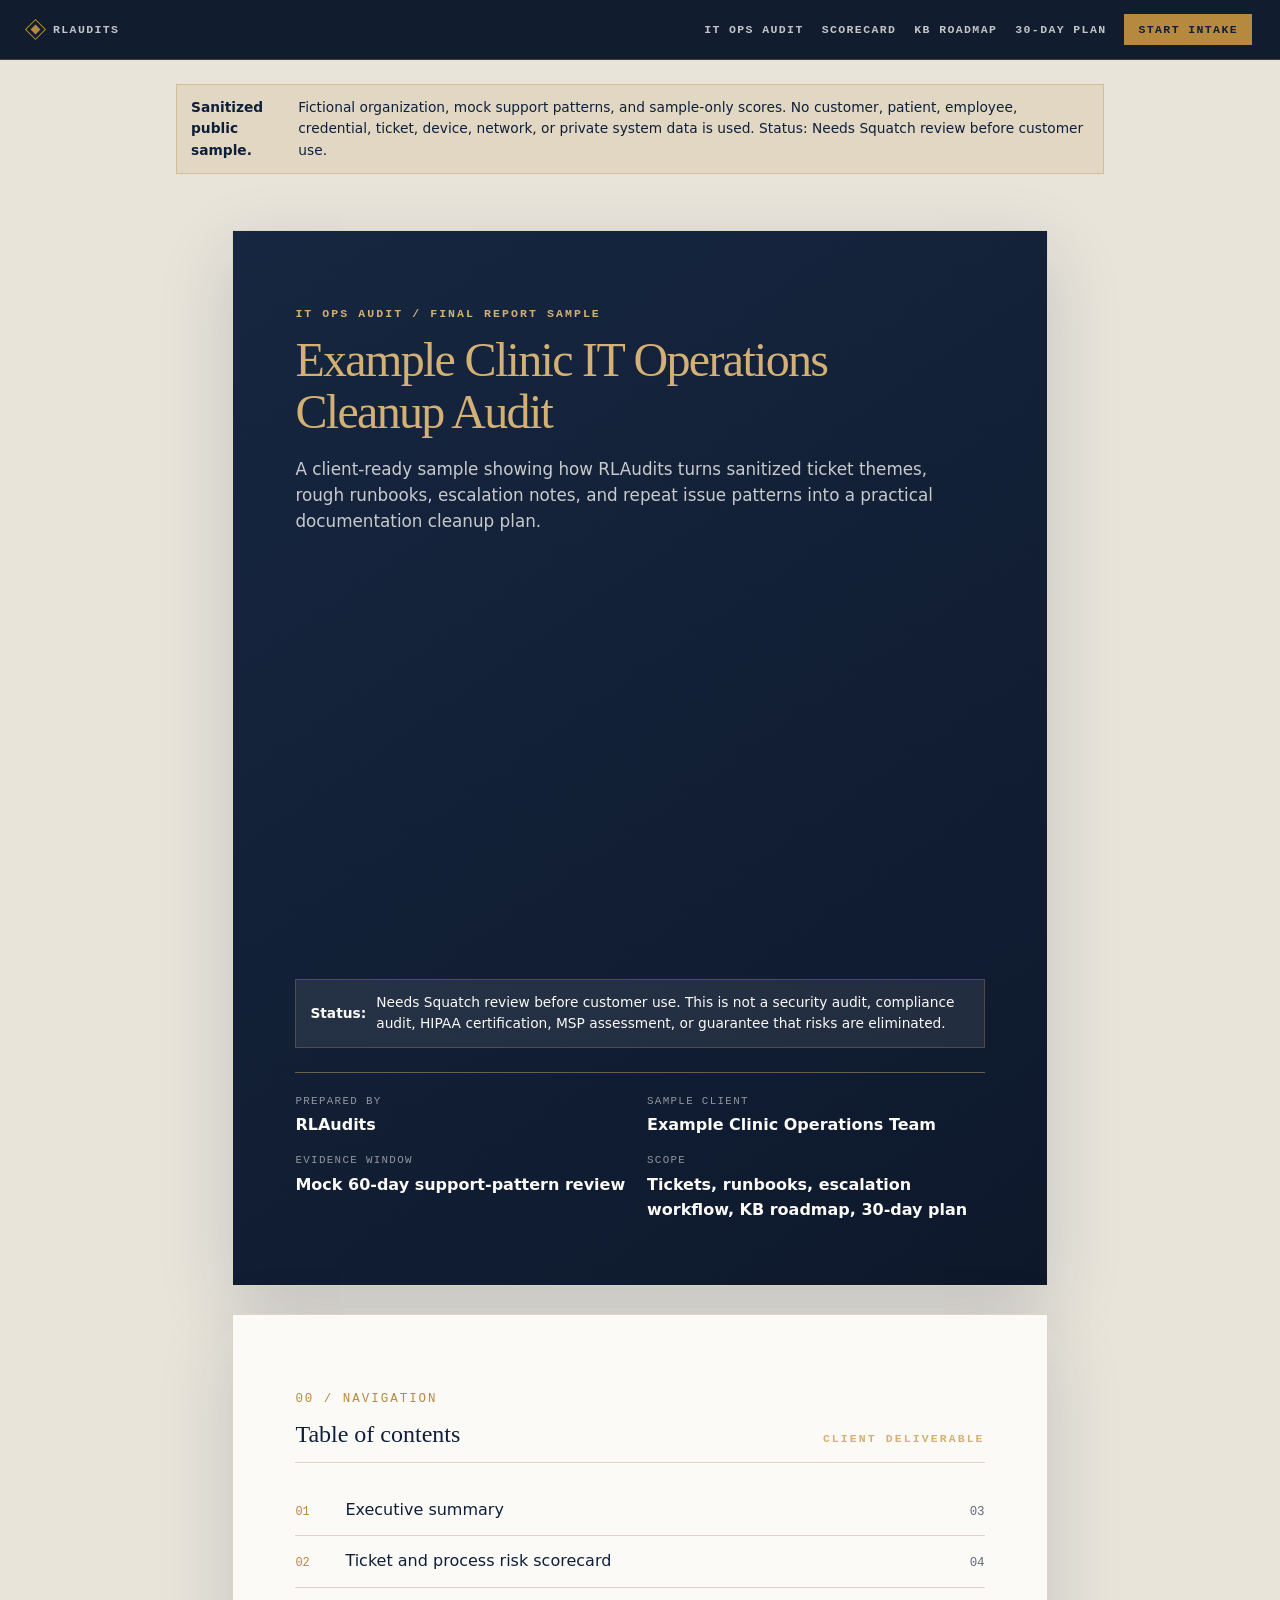
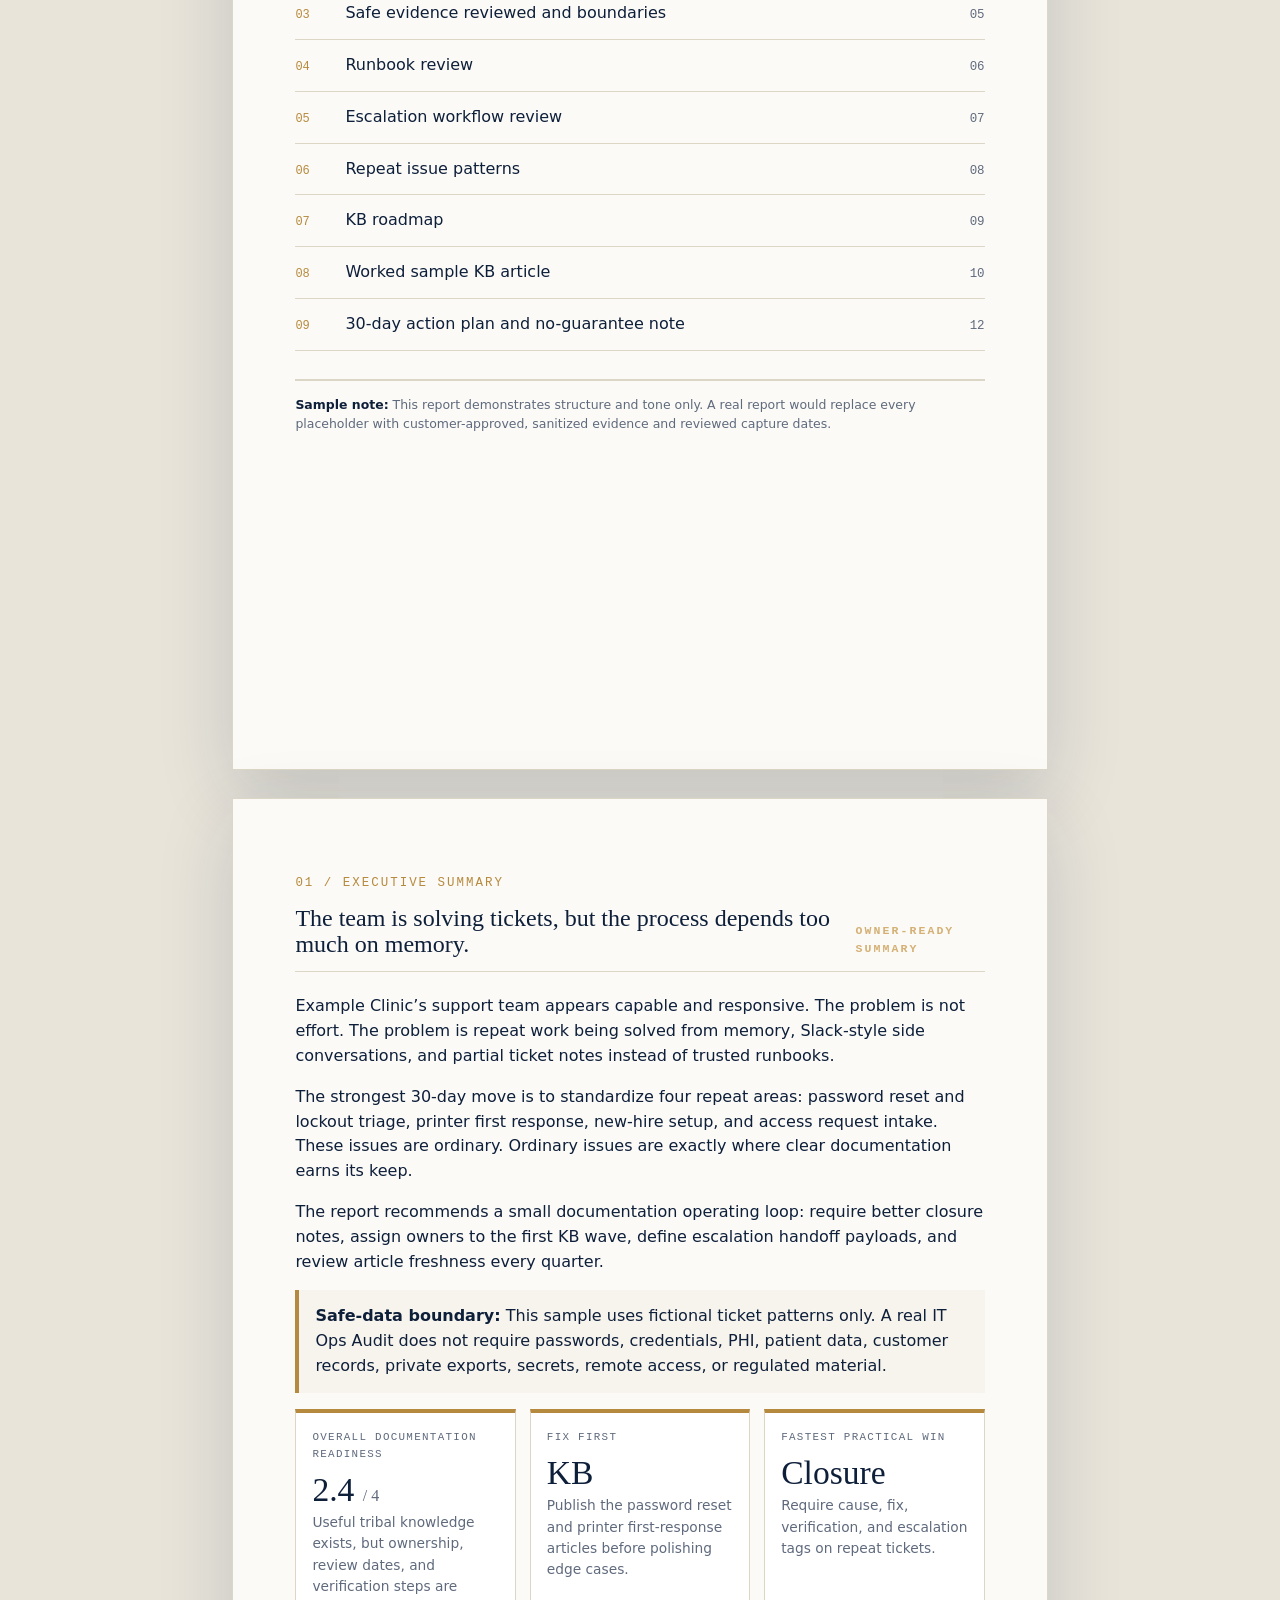
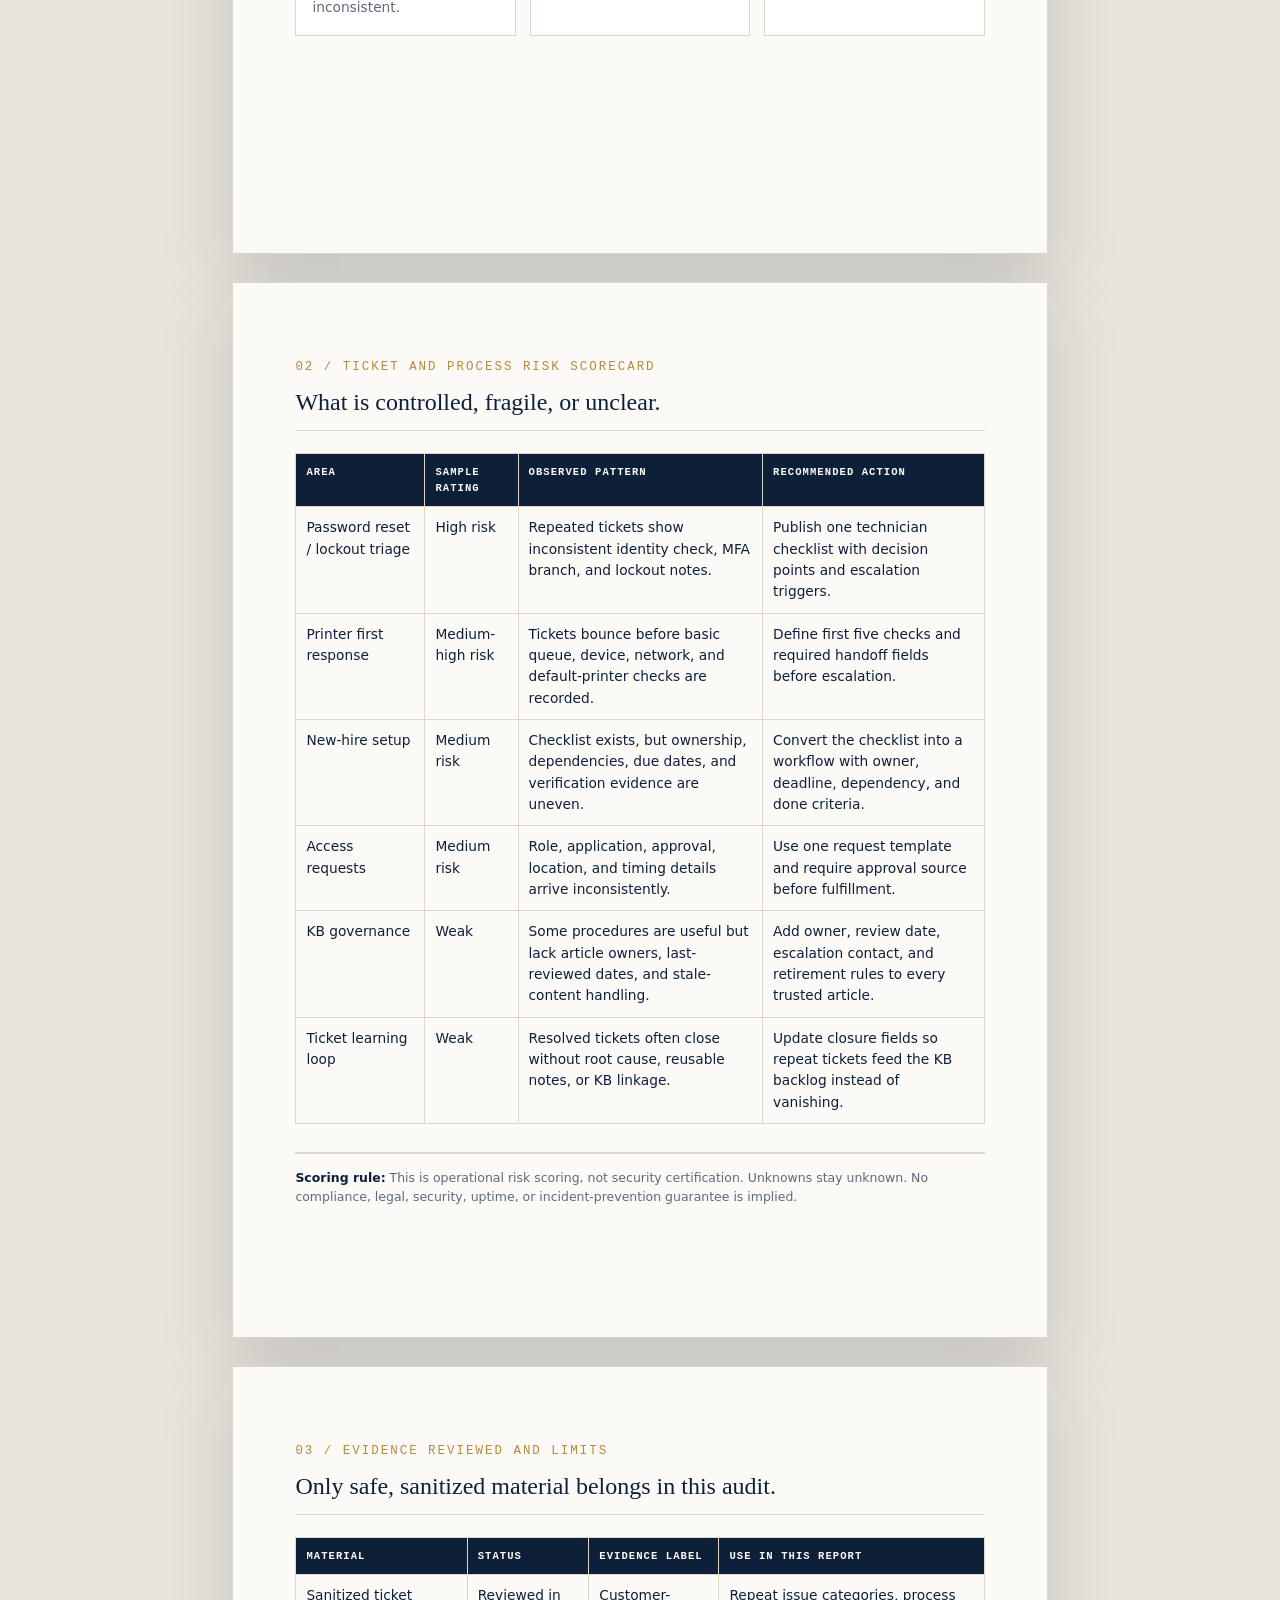
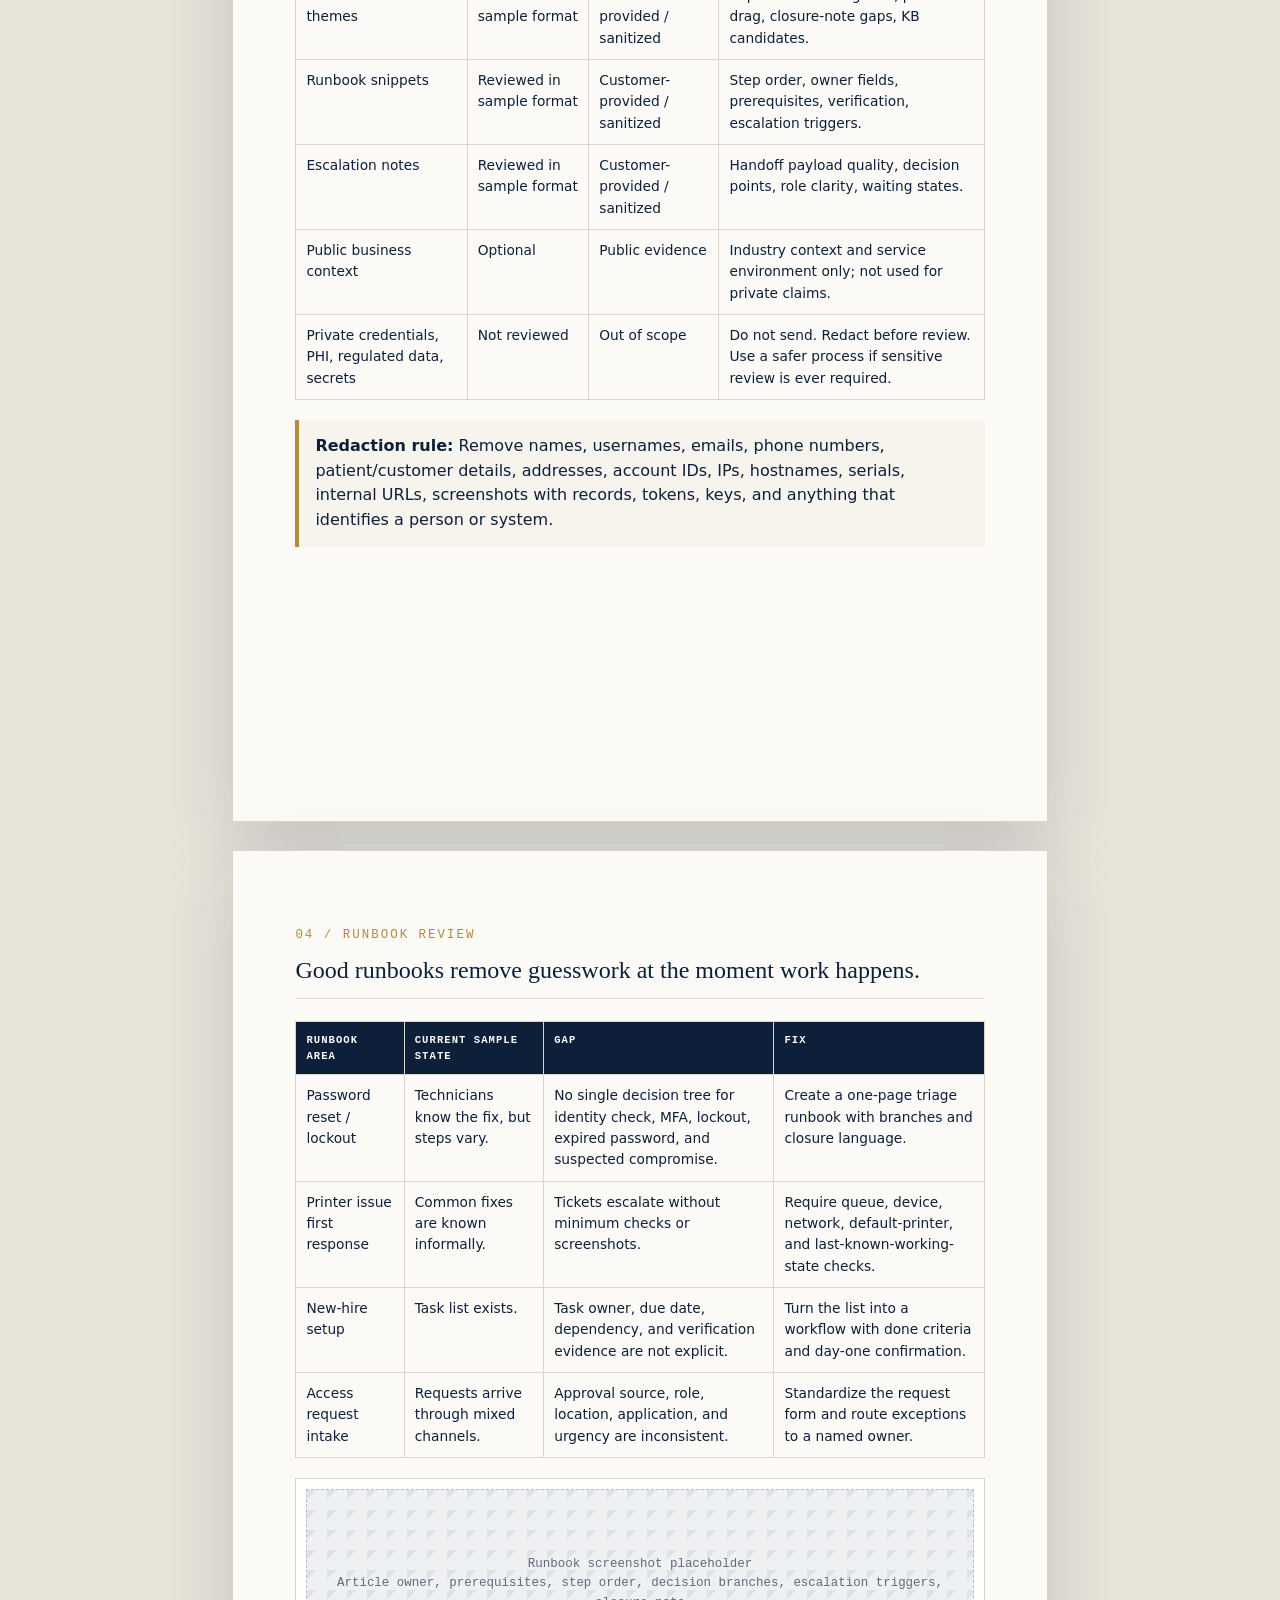
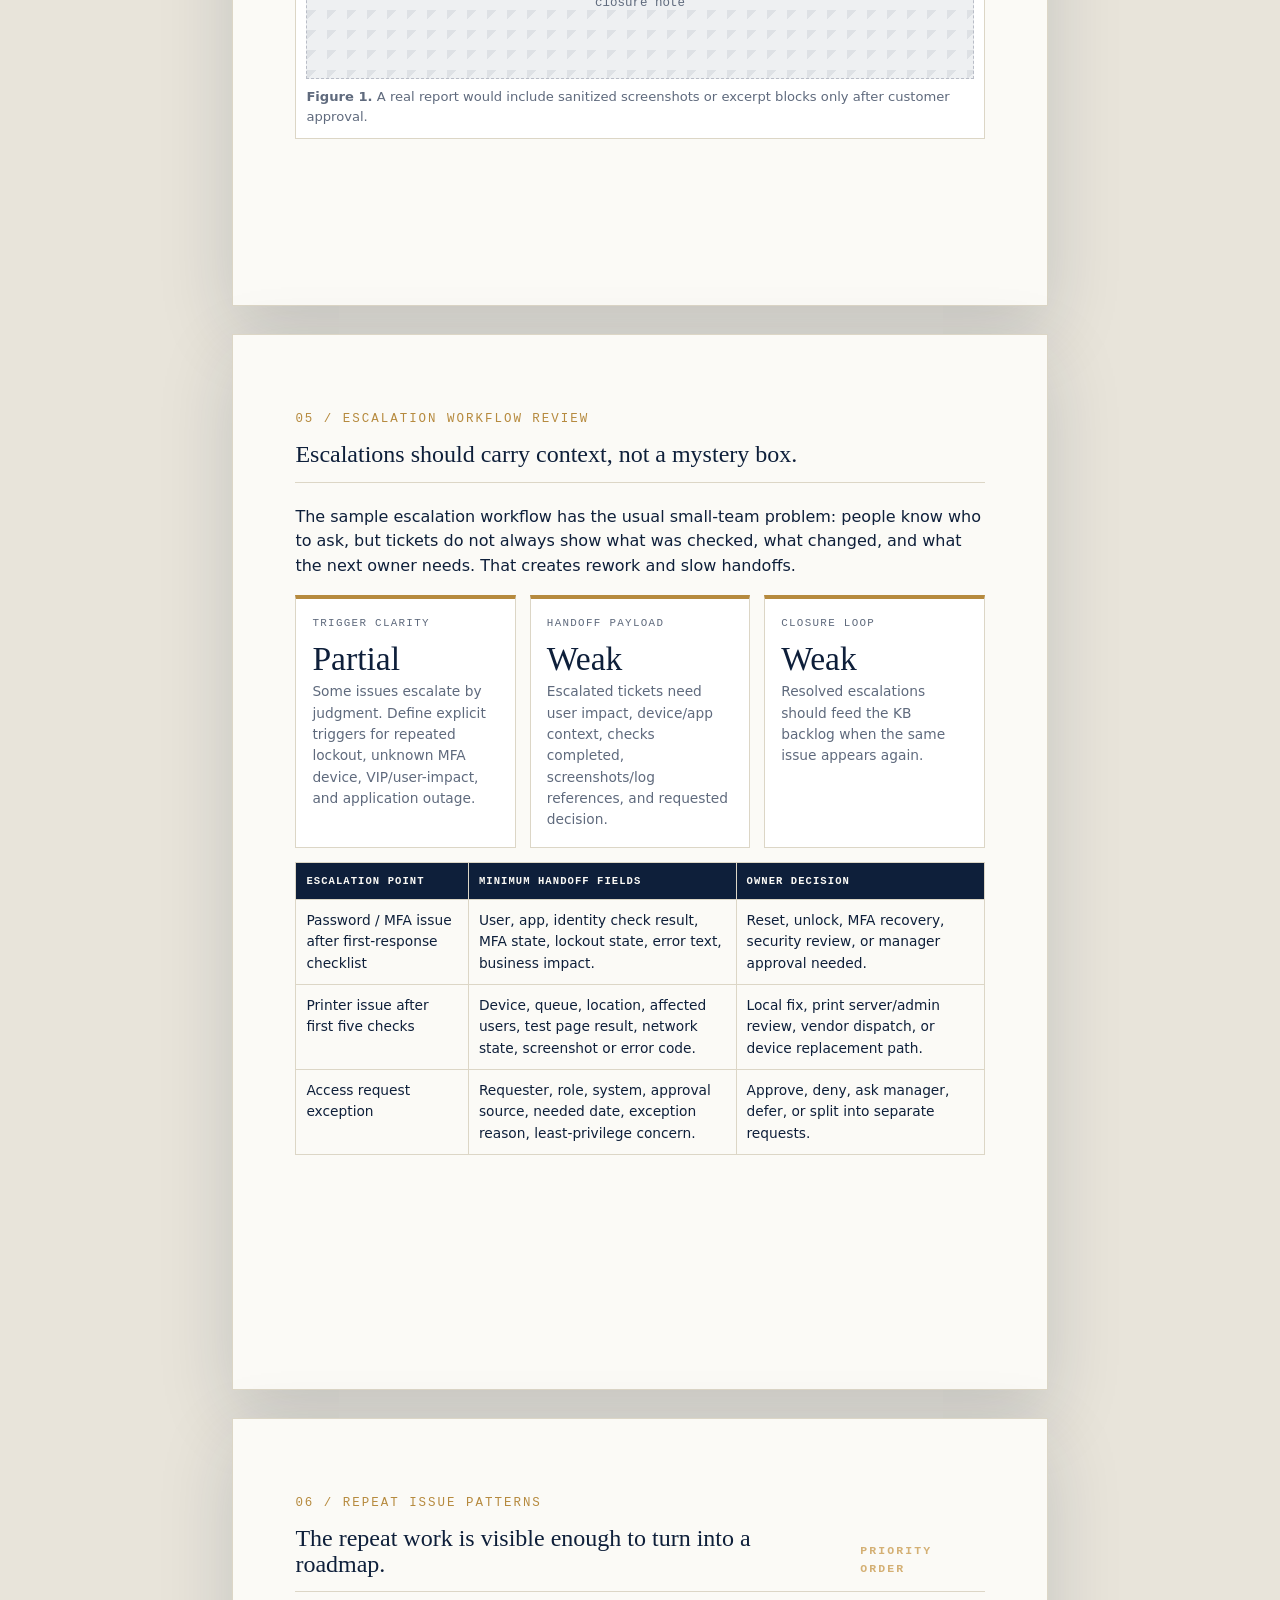
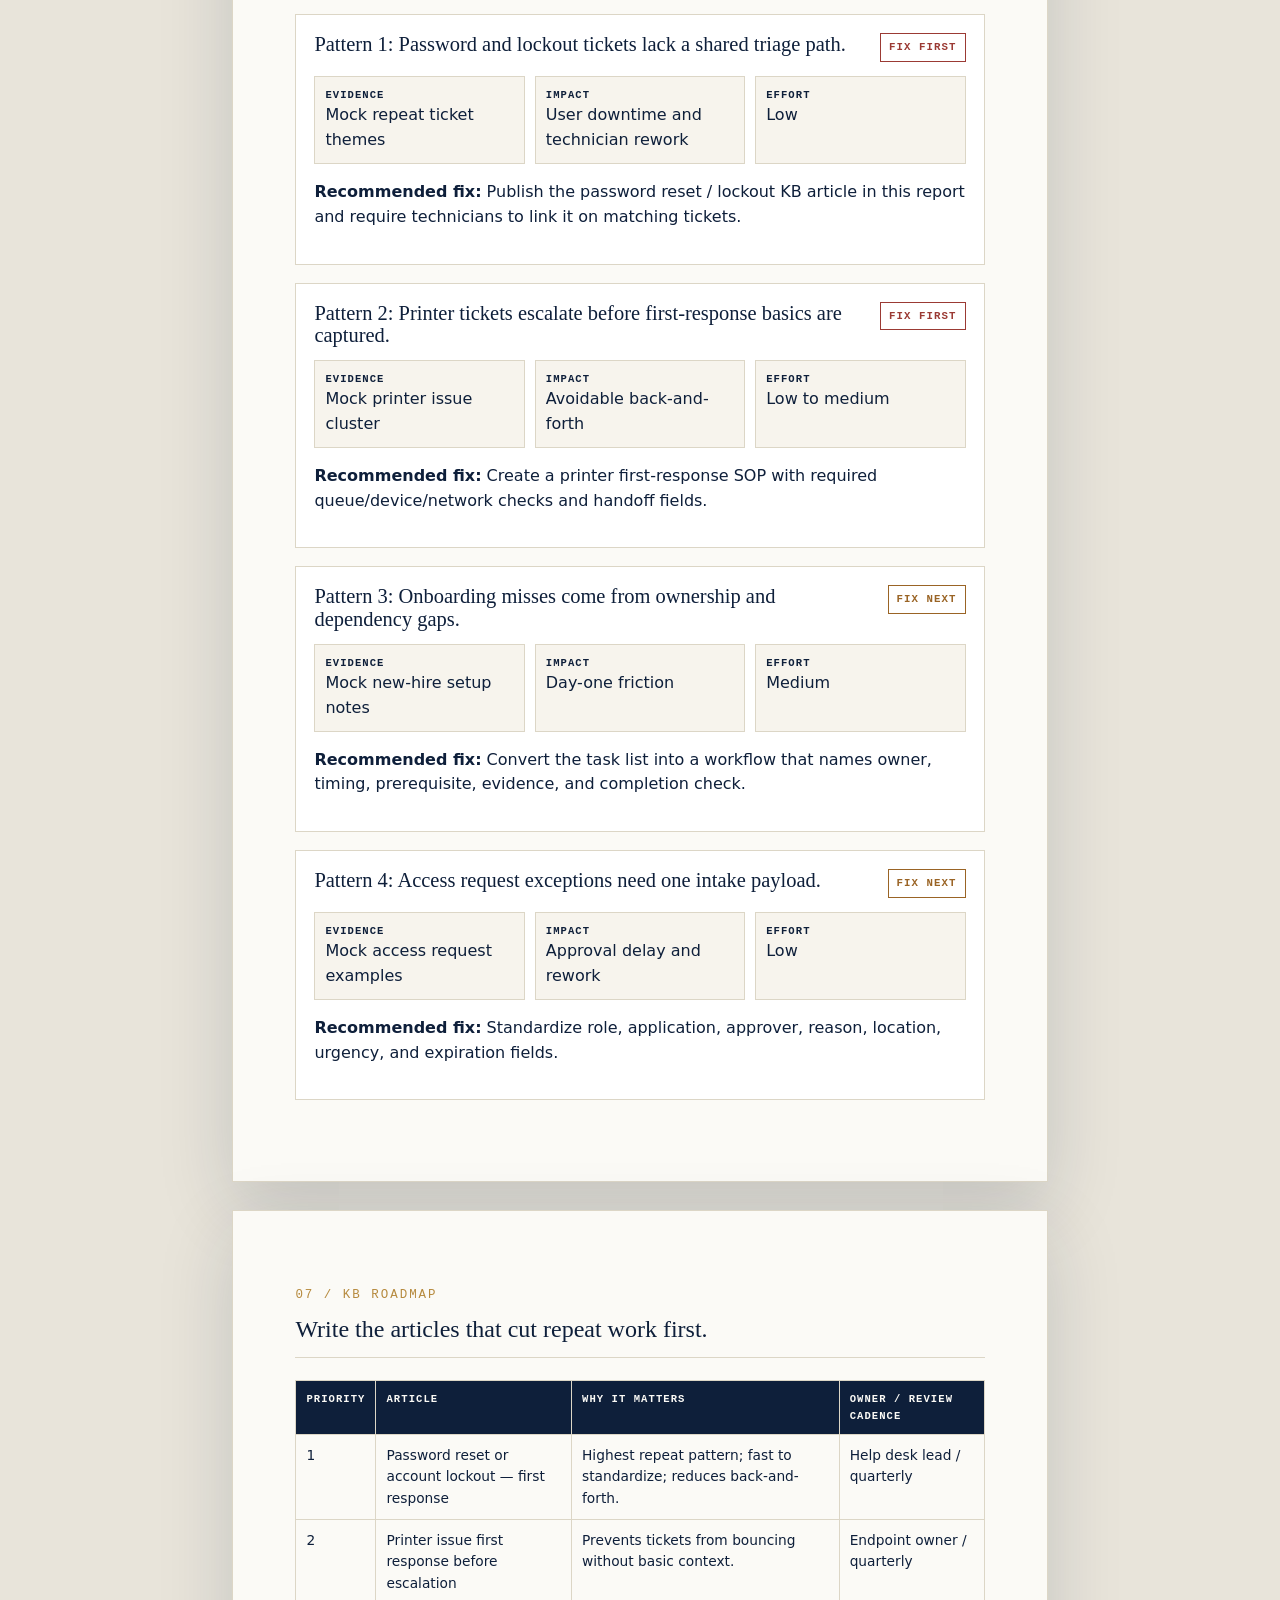
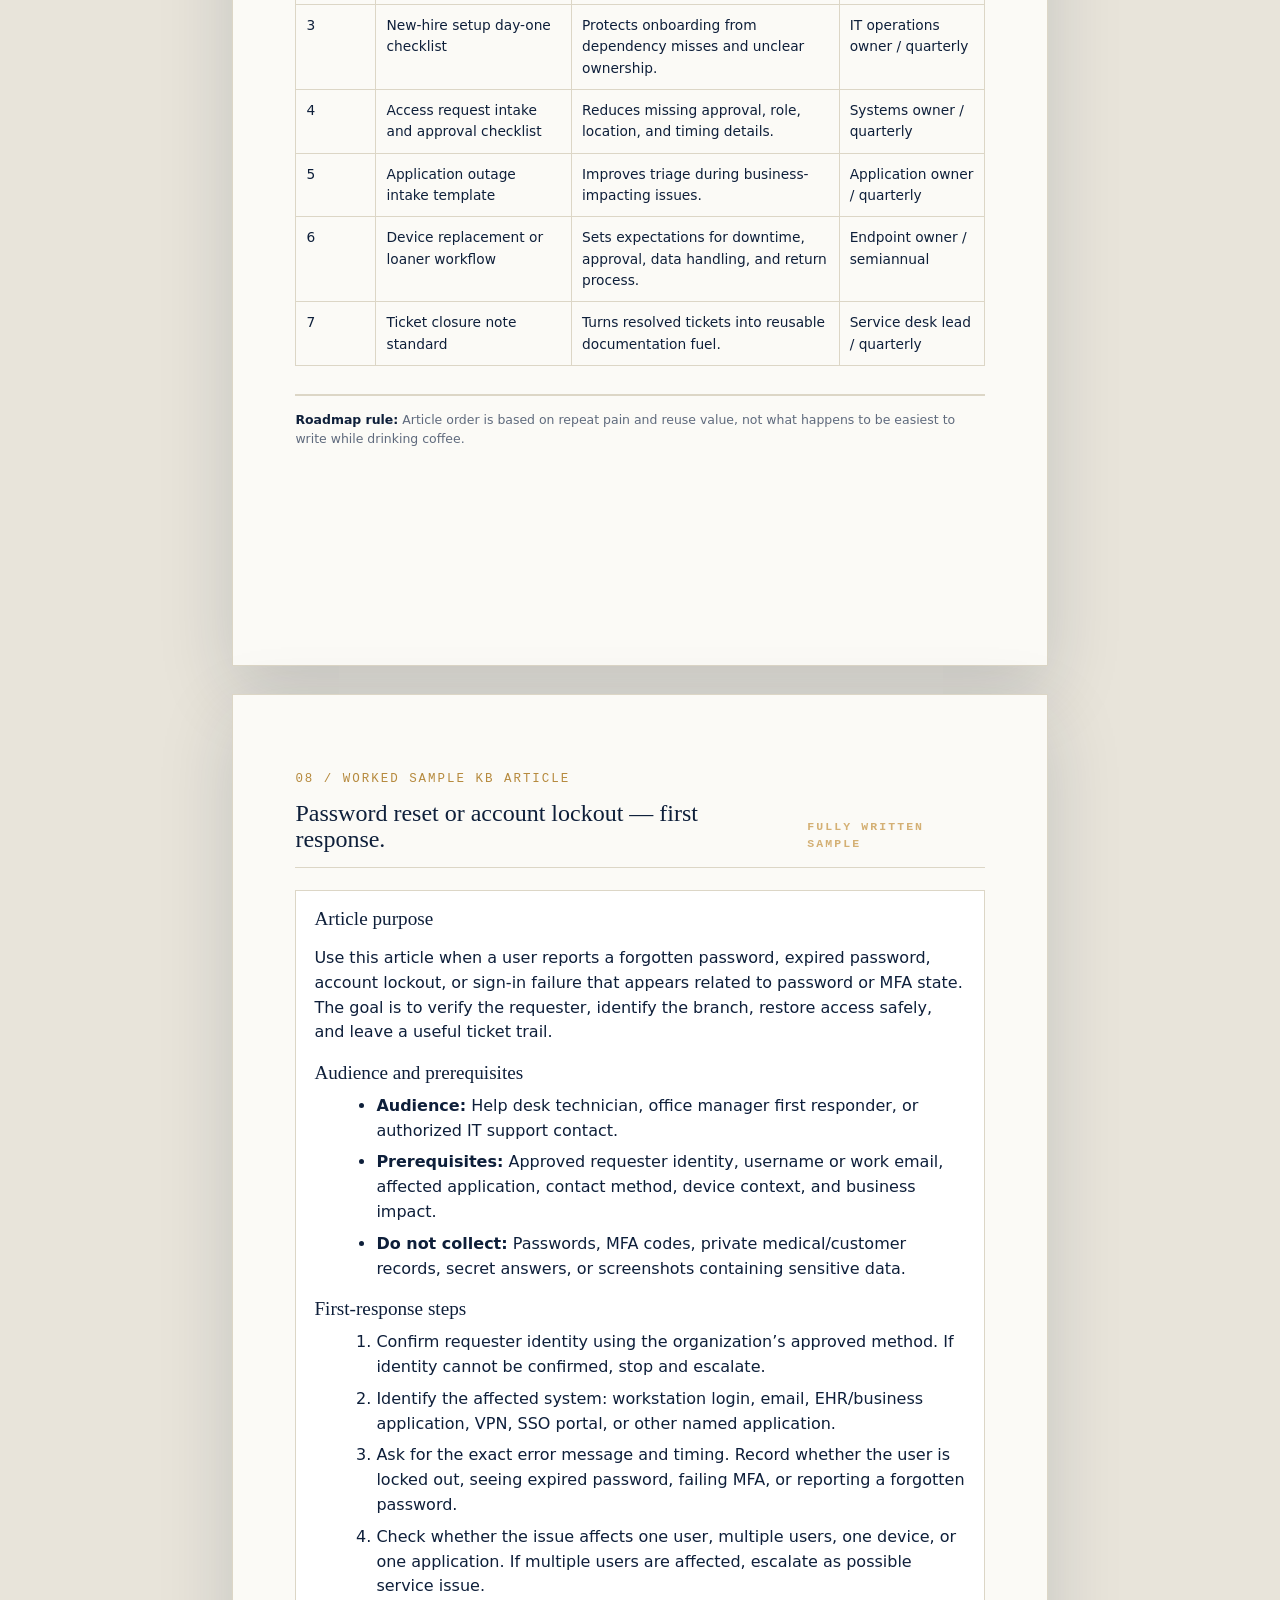
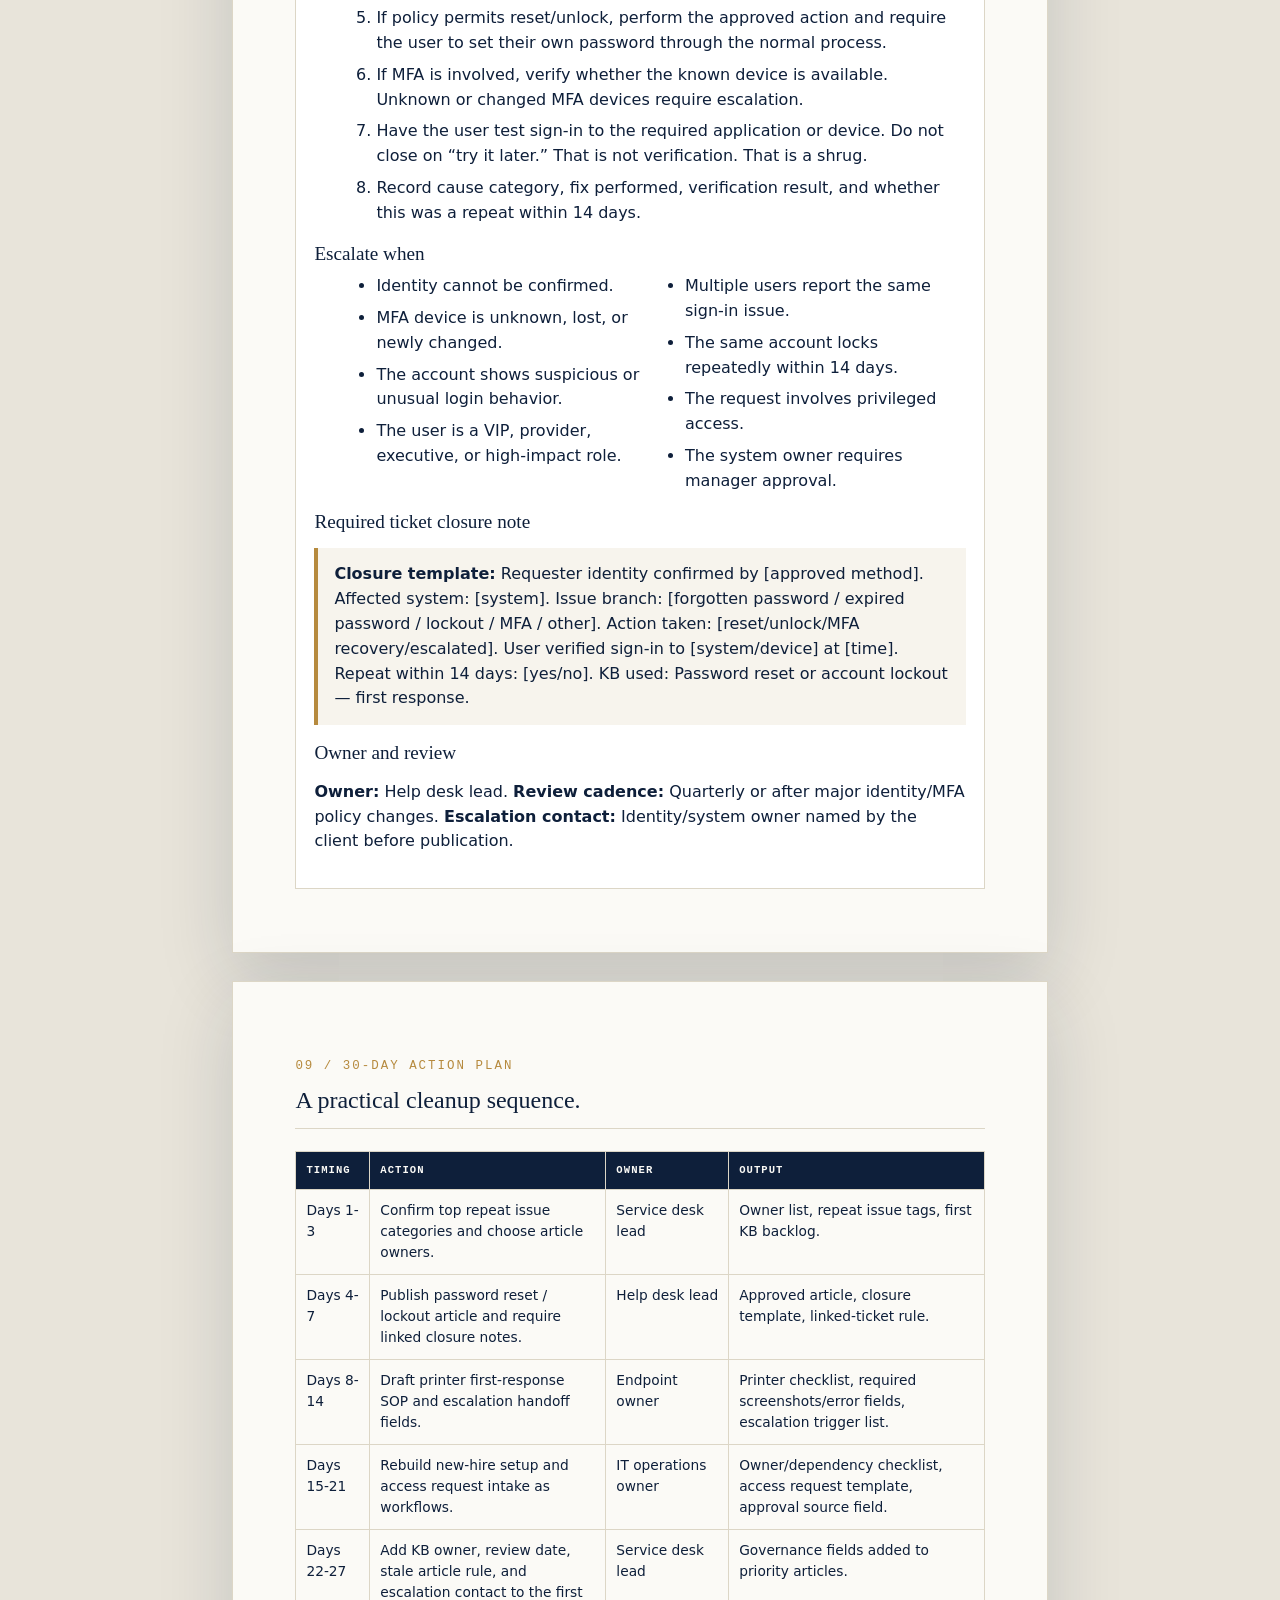
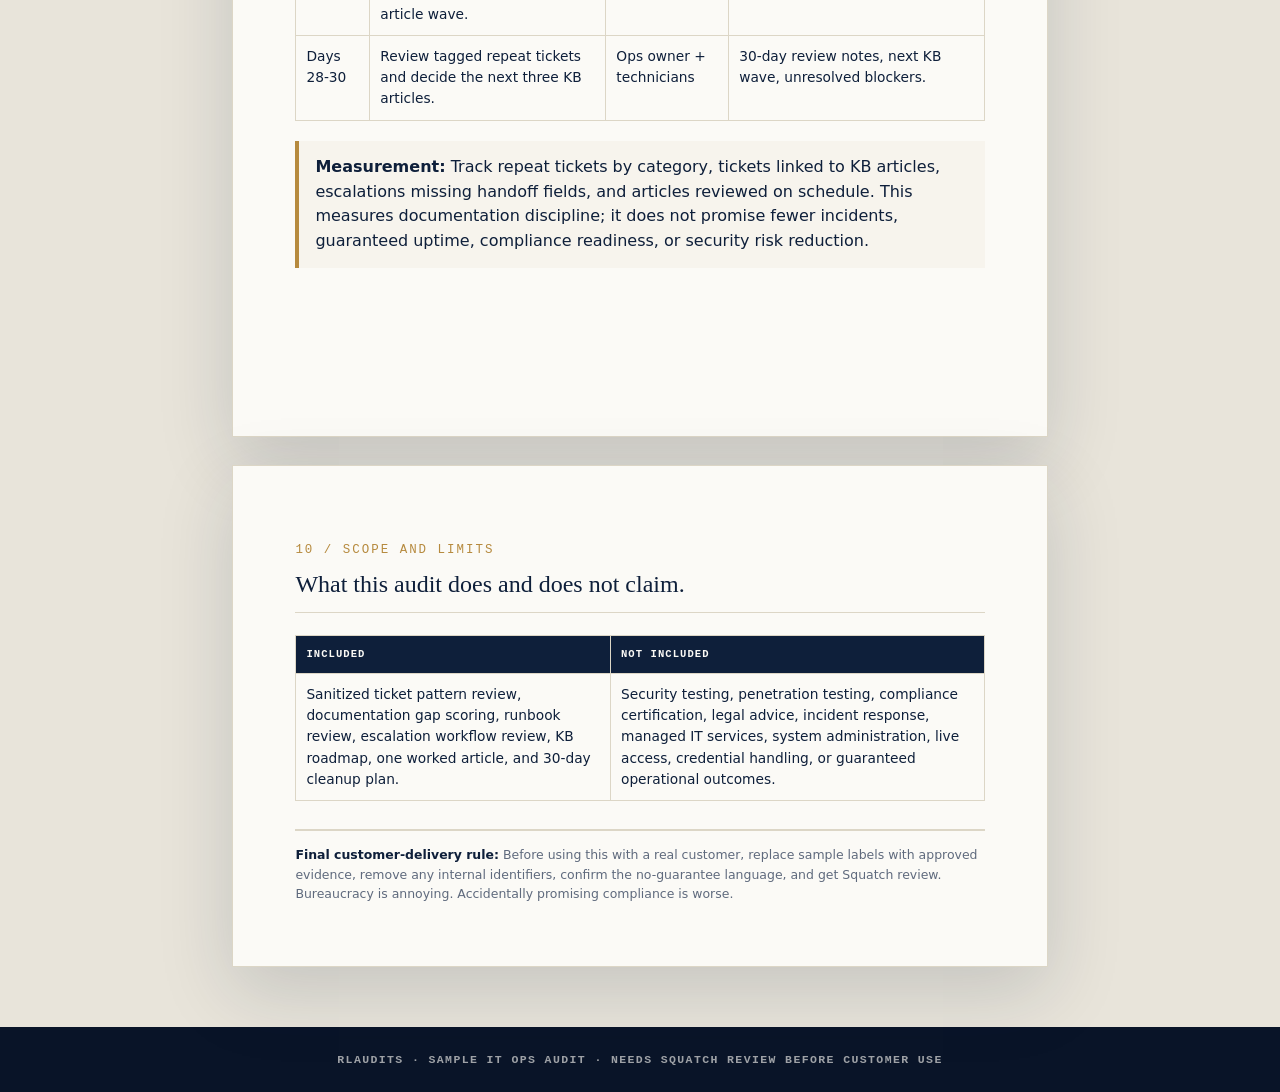
<file: it-ops-audit/sample.html>
<!doctype html>
<html lang="en">
<head>
  <meta charset="utf-8">
  <meta name="viewport" content="width=device-width, initial-scale=1">
  <title>Sample IT Ops Audit Final Report — RLAudits</title>
  <meta name="description" content="A polished, sanitized sample IT Ops Audit final report from RLAudits with scorecards, runbook review, escalation workflow review, repeat issue patterns, KB roadmap, one worked KB article, and a 30-day plan.">
  <link rel="canonical" href="https://rlaudits.com/it-ops-audit/sample.html">
  <meta property="og:type" content="article">
  <meta property="og:title" content="Sample IT Ops Audit Final Report — RLAudits">
  <meta property="og:description" content="See a client-ready sample IT Ops Audit deliverable with safe-data boundaries, practical documentation findings, and a 30-day cleanup plan.">
  <meta property="og:url" content="https://rlaudits.com/it-ops-audit/sample.html">
  <meta name="twitter:card" content="summary">
  <meta name="twitter:title" content="Sample IT Ops Audit Final Report — RLAudits">
  <meta name="twitter:description" content="A sanitized sample of the RLAudits IT Ops Audit final report format.">
  <link rel="stylesheet" href="/assets/report-design-system.css">
  <style>
    .sample-nav { position: sticky; top: 0; z-index: 20; display: flex; justify-content: space-between; align-items: center; gap: 18px; padding: 14px 28px; background: rgba(9,20,40,.96); border-bottom: 1px solid rgba(212,176,116,.25); color: #fbfaf6; }
    .sample-nav a { color: rgba(251,250,246,.76); text-decoration: none; font: 700 .72rem var(--rl-mono); letter-spacing: .12em; text-transform: uppercase; }
    .sample-nav a:hover { color: var(--rl-gold-soft); }
    .sample-brand { display: inline-flex; align-items: center; gap: 10px; color: #fbfaf6; }
    .sample-brand__mark { width: 15px; height: 15px; border: 1.5px solid var(--rl-gold); transform: rotate(45deg); position: relative; }
    .sample-brand__mark::after { content: ''; position: absolute; inset: 3px; background: var(--rl-gold); }
    .sample-nav__links { display: flex; align-items: center; gap: 18px; flex-wrap: wrap; justify-content: flex-end; }
    .sample-nav__cta { color: var(--rl-navy) !important; background: var(--rl-gold); padding: 9px 14px; }
    .sample-report-note { max-width: 960px; margin: 24px auto 0; padding: 0 16px; }
    .sample-footer { background: var(--rl-navy-deep); color: rgba(251,250,246,.62); padding: 26px; text-align: center; font: 700 .72rem var(--rl-mono); letter-spacing: .12em; text-transform: uppercase; }
    .report-title { max-width: 760px; }
    .report-subtitle { max-width: 680px; }
    .report-page--compact { min-height: auto; }
    .scorecard__score small { font-size: 1rem; color: var(--rl-muted); }
    .kb-article { background: #fff; border: 1px solid var(--rl-rule); padding: 18px; }
    .kb-article h3 { font-size: 1.2rem; margin-top: 18px; }
    .kb-article h3:first-child { margin-top: 0; }
    .kb-article ul, .kb-article ol { margin: 10px 0 0 22px; }
    .kb-article li { margin-bottom: 7px; }
    .two-column-list { columns: 2; column-gap: 28px; }
    @media (max-width: 760px) { .sample-nav { align-items: flex-start; flex-direction: column; } .sample-nav__links { justify-content: flex-start; } .two-column-list { columns: 1; } }
  </style>
  <script type="application/ld+json">
  {
    "@context": "https://schema.org",
    "@type": "Report",
    "name": "Sample IT Ops Audit Final Report",
    "url": "https://rlaudits.com/it-ops-audit/sample.html",
    "publisher": { "@type": "Organization", "name": "RLAudits", "url": "https://rlaudits.com/" },
    "about": "Sanitized sample IT operations documentation audit deliverable",
    "isAccessibleForFree": true
  }
  </script>
</head>
<body class="report-body">
  <nav class="sample-nav" aria-label="Sample report navigation">
    <a class="sample-brand" href="/"><span class="sample-brand__mark" aria-hidden="true"></span><span>RLAudits</span></a>
    <div class="sample-nav__links">
      <a href="/it-ops-audit/">IT Ops Audit</a>
      <a href="#scorecard">Scorecard</a>
      <a href="#kb-roadmap">KB roadmap</a>
      <a href="#action-plan">30-day plan</a>
      <a class="sample-nav__cta" href="/it-ops-audit/#intake">Start intake</a>
    </div>
  </nav>

  <div class="sample-report-note">
    <div class="review-banner"><strong>Sanitized public sample.</strong> Fictional organization, mock support patterns, and sample-only scores. No customer, patient, employee, credential, ticket, device, network, or private system data is used. Status: Needs Squatch review before customer use.</div>
  </div>

  <main class="report-shell">
    <section class="report-page report-page--cover" aria-labelledby="cover-title">
      <div>
        <p class="report-kicker">IT Ops Audit / Final report sample</p>
        <h1 id="cover-title" class="report-title">Example Clinic IT Operations Cleanup Audit</h1>
        <p class="report-subtitle">A client-ready sample showing how RLAudits turns sanitized ticket themes, rough runbooks, escalation notes, and repeat issue patterns into a practical documentation cleanup plan.</p>
      </div>
      <div>
        <div class="review-banner"><strong>Status:</strong> Needs Squatch review before customer use. This is not a security audit, compliance audit, HIPAA certification, MSP assessment, or guarantee that risks are eliminated.</div>
        <div class="report-meta-grid" aria-label="Report metadata">
          <div><span class="meta-label">Prepared by</span><span class="meta-value">RLAudits</span></div>
          <div><span class="meta-label">Sample client</span><span class="meta-value">Example Clinic Operations Team</span></div>
          <div><span class="meta-label">Evidence window</span><span class="meta-value">Mock 60-day support-pattern review</span></div>
          <div><span class="meta-label">Scope</span><span class="meta-value">Tickets, runbooks, escalation workflow, KB roadmap, 30-day plan</span></div>
        </div>
      </div>
    </section>

    <section class="report-page" aria-labelledby="toc-title">
      <div class="section-header">
        <div>
          <p class="section-number">00 / Navigation</p>
          <h2 id="toc-title">Table of contents</h2>
        </div>
        <span class="eyebrow">Client deliverable</span>
      </div>
      <ol class="toc-list">
        <li><span>Executive summary</span><span class="toc-page">03</span></li>
        <li><span>Ticket and process risk scorecard</span><span class="toc-page">04</span></li>
        <li><span>Safe evidence reviewed and boundaries</span><span class="toc-page">05</span></li>
        <li><span>Runbook review</span><span class="toc-page">06</span></li>
        <li><span>Escalation workflow review</span><span class="toc-page">07</span></li>
        <li><span>Repeat issue patterns</span><span class="toc-page">08</span></li>
        <li><span>KB roadmap</span><span class="toc-page">09</span></li>
        <li><span>Worked sample KB article</span><span class="toc-page">10</span></li>
        <li><span>30-day action plan and no-guarantee note</span><span class="toc-page">12</span></li>
      </ol>
      <div class="scope-footer"><strong>Sample note:</strong> This report demonstrates structure and tone only. A real report would replace every placeholder with customer-approved, sanitized evidence and reviewed capture dates.</div>
    </section>

    <section class="report-page" aria-labelledby="summary-title">
      <div class="section-header">
        <div>
          <p class="section-number">01 / Executive summary</p>
          <h2 id="summary-title">The team is solving tickets, but the process depends too much on memory.</h2>
        </div>
        <span class="eyebrow">Owner-ready summary</span>
      </div>
      <p>Example Clinic’s support team appears capable and responsive. The problem is not effort. The problem is repeat work being solved from memory, Slack-style side conversations, and partial ticket notes instead of trusted runbooks.</p>
      <p>The strongest 30-day move is to standardize four repeat areas: password reset and lockout triage, printer first response, new-hire setup, and access request intake. These issues are ordinary. Ordinary issues are exactly where clear documentation earns its keep.</p>
      <p>The report recommends a small documentation operating loop: require better closure notes, assign owners to the first KB wave, define escalation handoff payloads, and review article freshness every quarter.</p>
      <div class="evidence-callout"><strong>Safe-data boundary:</strong> This sample uses fictional ticket patterns only. A real IT Ops Audit does not require passwords, credentials, PHI, patient data, customer records, private exports, secrets, remote access, or regulated material.</div>
      <div class="scorecard-grid" aria-label="Executive summary scorecards">
        <article class="scorecard"><div class="scorecard__label">Overall documentation readiness</div><div class="scorecard__score">2.4 <small>/ 4</small></div><p class="scorecard__note">Useful tribal knowledge exists, but ownership, review dates, and verification steps are inconsistent.</p></article>
        <article class="scorecard"><div class="scorecard__label">Fix first</div><div class="scorecard__score">KB</div><p class="scorecard__note">Publish the password reset and printer first-response articles before polishing edge cases.</p></article>
        <article class="scorecard"><div class="scorecard__label">Fastest practical win</div><div class="scorecard__score">Closure</div><p class="scorecard__note">Require cause, fix, verification, and escalation tags on repeat tickets.</p></article>
      </div>
    </section>

    <section class="report-page" id="scorecard" aria-labelledby="scorecard-title">
      <div class="section-header">
        <div>
          <p class="section-number">02 / Ticket and process risk scorecard</p>
          <h2 id="scorecard-title">What is controlled, fragile, or unclear.</h2>
        </div>
      </div>
      <table class="report-table">
        <thead><tr><th>Area</th><th>Sample rating</th><th>Observed pattern</th><th>Recommended action</th></tr></thead>
        <tbody>
          <tr><td>Password reset / lockout triage</td><td>High risk</td><td>Repeated tickets show inconsistent identity check, MFA branch, and lockout notes.</td><td>Publish one technician checklist with decision points and escalation triggers.</td></tr>
          <tr><td>Printer first response</td><td>Medium-high risk</td><td>Tickets bounce before basic queue, device, network, and default-printer checks are recorded.</td><td>Define first five checks and required handoff fields before escalation.</td></tr>
          <tr><td>New-hire setup</td><td>Medium risk</td><td>Checklist exists, but ownership, dependencies, due dates, and verification evidence are uneven.</td><td>Convert the checklist into a workflow with owner, deadline, dependency, and done criteria.</td></tr>
          <tr><td>Access requests</td><td>Medium risk</td><td>Role, application, approval, location, and timing details arrive inconsistently.</td><td>Use one request template and require approval source before fulfillment.</td></tr>
          <tr><td>KB governance</td><td>Weak</td><td>Some procedures are useful but lack article owners, last-reviewed dates, and stale-content handling.</td><td>Add owner, review date, escalation contact, and retirement rules to every trusted article.</td></tr>
          <tr><td>Ticket learning loop</td><td>Weak</td><td>Resolved tickets often close without root cause, reusable notes, or KB linkage.</td><td>Update closure fields so repeat tickets feed the KB backlog instead of vanishing.</td></tr>
        </tbody>
      </table>
      <div class="scope-footer"><strong>Scoring rule:</strong> This is operational risk scoring, not security certification. Unknowns stay unknown. No compliance, legal, security, uptime, or incident-prevention guarantee is implied.</div>
    </section>

    <section class="report-page" aria-labelledby="evidence-title">
      <div class="section-header">
        <div>
          <p class="section-number">03 / Evidence reviewed and limits</p>
          <h2 id="evidence-title">Only safe, sanitized material belongs in this audit.</h2>
        </div>
      </div>
      <table class="report-table">
        <thead><tr><th>Material</th><th>Status</th><th>Evidence label</th><th>Use in this report</th></tr></thead>
        <tbody>
          <tr><td>Sanitized ticket themes</td><td>Reviewed in sample format</td><td>Customer-provided / sanitized</td><td>Repeat issue categories, process drag, closure-note gaps, KB candidates.</td></tr>
          <tr><td>Runbook snippets</td><td>Reviewed in sample format</td><td>Customer-provided / sanitized</td><td>Step order, owner fields, prerequisites, verification, escalation triggers.</td></tr>
          <tr><td>Escalation notes</td><td>Reviewed in sample format</td><td>Customer-provided / sanitized</td><td>Handoff payload quality, decision points, role clarity, waiting states.</td></tr>
          <tr><td>Public business context</td><td>Optional</td><td>Public evidence</td><td>Industry context and service environment only; not used for private claims.</td></tr>
          <tr><td>Private credentials, PHI, regulated data, secrets</td><td>Not reviewed</td><td>Out of scope</td><td>Do not send. Redact before review. Use a safer process if sensitive review is ever required.</td></tr>
        </tbody>
      </table>
      <div class="evidence-callout"><strong>Redaction rule:</strong> Remove names, usernames, emails, phone numbers, patient/customer details, addresses, account IDs, IPs, hostnames, serials, internal URLs, screenshots with records, tokens, keys, and anything that identifies a person or system.</div>
    </section>

    <section class="report-page" aria-labelledby="runbook-title">
      <div class="section-header">
        <div>
          <p class="section-number">04 / Runbook review</p>
          <h2 id="runbook-title">Good runbooks remove guesswork at the moment work happens.</h2>
        </div>
      </div>
      <table class="report-table">
        <thead><tr><th>Runbook area</th><th>Current sample state</th><th>Gap</th><th>Fix</th></tr></thead>
        <tbody>
          <tr><td>Password reset / lockout</td><td>Technicians know the fix, but steps vary.</td><td>No single decision tree for identity check, MFA, lockout, expired password, and suspected compromise.</td><td>Create a one-page triage runbook with branches and closure language.</td></tr>
          <tr><td>Printer issue first response</td><td>Common fixes are known informally.</td><td>Tickets escalate without minimum checks or screenshots.</td><td>Require queue, device, network, default-printer, and last-known-working-state checks.</td></tr>
          <tr><td>New-hire setup</td><td>Task list exists.</td><td>Task owner, due date, dependency, and verification evidence are not explicit.</td><td>Turn the list into a workflow with done criteria and day-one confirmation.</td></tr>
          <tr><td>Access request intake</td><td>Requests arrive through mixed channels.</td><td>Approval source, role, location, application, and urgency are inconsistent.</td><td>Standardize the request form and route exceptions to a named owner.</td></tr>
        </tbody>
      </table>
      <figure class="screenshot-frame">
        <div class="screenshot-frame__placeholder">Runbook screenshot placeholder<br>Article owner, prerequisites, step order, decision branches, escalation triggers, closure note</div>
        <figcaption><strong>Figure 1.</strong> A real report would include sanitized screenshots or excerpt blocks only after customer approval.</figcaption>
      </figure>
    </section>

    <section class="report-page" aria-labelledby="escalation-title">
      <div class="section-header">
        <div>
          <p class="section-number">05 / Escalation workflow review</p>
          <h2 id="escalation-title">Escalations should carry context, not a mystery box.</h2>
        </div>
      </div>
      <p>The sample escalation workflow has the usual small-team problem: people know who to ask, but tickets do not always show what was checked, what changed, and what the next owner needs. That creates rework and slow handoffs.</p>
      <div class="scorecard-grid">
        <article class="scorecard"><div class="scorecard__label">Trigger clarity</div><div class="scorecard__score">Partial</div><p class="scorecard__note">Some issues escalate by judgment. Define explicit triggers for repeated lockout, unknown MFA device, VIP/user-impact, and application outage.</p></article>
        <article class="scorecard"><div class="scorecard__label">Handoff payload</div><div class="scorecard__score">Weak</div><p class="scorecard__note">Escalated tickets need user impact, device/app context, checks completed, screenshots/log references, and requested decision.</p></article>
        <article class="scorecard"><div class="scorecard__label">Closure loop</div><div class="scorecard__score">Weak</div><p class="scorecard__note">Resolved escalations should feed the KB backlog when the same issue appears again.</p></article>
      </div>
      <table class="report-table">
        <thead><tr><th>Escalation point</th><th>Minimum handoff fields</th><th>Owner decision</th></tr></thead>
        <tbody>
          <tr><td>Password / MFA issue after first-response checklist</td><td>User, app, identity check result, MFA state, lockout state, error text, business impact.</td><td>Reset, unlock, MFA recovery, security review, or manager approval needed.</td></tr>
          <tr><td>Printer issue after first five checks</td><td>Device, queue, location, affected users, test page result, network state, screenshot or error code.</td><td>Local fix, print server/admin review, vendor dispatch, or device replacement path.</td></tr>
          <tr><td>Access request exception</td><td>Requester, role, system, approval source, needed date, exception reason, least-privilege concern.</td><td>Approve, deny, ask manager, defer, or split into separate requests.</td></tr>
        </tbody>
      </table>
    </section>

    <section class="report-page" aria-labelledby="patterns-title">
      <div class="section-header">
        <div>
          <p class="section-number">06 / Repeat issue patterns</p>
          <h2 id="patterns-title">The repeat work is visible enough to turn into a roadmap.</h2>
        </div>
        <span class="eyebrow">Priority order</span>
      </div>
      <article class="finding-card">
        <div class="finding-card__topline"><h3>Pattern 1: Password and lockout tickets lack a shared triage path.</h3><span class="priority-badge priority-badge--first">Fix first</span></div>
        <div class="finding-meta"><div><strong>Evidence</strong> Mock repeat ticket themes</div><div><strong>Impact</strong> User downtime and technician rework</div><div><strong>Effort</strong> Low</div></div>
        <p><strong>Recommended fix:</strong> Publish the password reset / lockout KB article in this report and require technicians to link it on matching tickets.</p>
      </article>
      <article class="finding-card">
        <div class="finding-card__topline"><h3>Pattern 2: Printer tickets escalate before first-response basics are captured.</h3><span class="priority-badge priority-badge--first">Fix first</span></div>
        <div class="finding-meta"><div><strong>Evidence</strong> Mock printer issue cluster</div><div><strong>Impact</strong> Avoidable back-and-forth</div><div><strong>Effort</strong> Low to medium</div></div>
        <p><strong>Recommended fix:</strong> Create a printer first-response SOP with required queue/device/network checks and handoff fields.</p>
      </article>
      <article class="finding-card">
        <div class="finding-card__topline"><h3>Pattern 3: Onboarding misses come from ownership and dependency gaps.</h3><span class="priority-badge priority-badge--next">Fix next</span></div>
        <div class="finding-meta"><div><strong>Evidence</strong> Mock new-hire setup notes</div><div><strong>Impact</strong> Day-one friction</div><div><strong>Effort</strong> Medium</div></div>
        <p><strong>Recommended fix:</strong> Convert the task list into a workflow that names owner, timing, prerequisite, evidence, and completion check.</p>
      </article>
      <article class="finding-card">
        <div class="finding-card__topline"><h3>Pattern 4: Access request exceptions need one intake payload.</h3><span class="priority-badge priority-badge--next">Fix next</span></div>
        <div class="finding-meta"><div><strong>Evidence</strong> Mock access request examples</div><div><strong>Impact</strong> Approval delay and rework</div><div><strong>Effort</strong> Low</div></div>
        <p><strong>Recommended fix:</strong> Standardize role, application, approver, reason, location, urgency, and expiration fields.</p>
      </article>
    </section>

    <section class="report-page" id="kb-roadmap" aria-labelledby="kb-roadmap-title">
      <div class="section-header">
        <div>
          <p class="section-number">07 / KB roadmap</p>
          <h2 id="kb-roadmap-title">Write the articles that cut repeat work first.</h2>
        </div>
      </div>
      <table class="report-table">
        <thead><tr><th>Priority</th><th>Article</th><th>Why it matters</th><th>Owner / review cadence</th></tr></thead>
        <tbody>
          <tr><td>1</td><td>Password reset or account lockout — first response</td><td>Highest repeat pattern; fast to standardize; reduces back-and-forth.</td><td>Help desk lead / quarterly</td></tr>
          <tr><td>2</td><td>Printer issue first response before escalation</td><td>Prevents tickets from bouncing without basic context.</td><td>Endpoint owner / quarterly</td></tr>
          <tr><td>3</td><td>New-hire setup day-one checklist</td><td>Protects onboarding from dependency misses and unclear ownership.</td><td>IT operations owner / quarterly</td></tr>
          <tr><td>4</td><td>Access request intake and approval checklist</td><td>Reduces missing approval, role, location, and timing details.</td><td>Systems owner / quarterly</td></tr>
          <tr><td>5</td><td>Application outage intake template</td><td>Improves triage during business-impacting issues.</td><td>Application owner / quarterly</td></tr>
          <tr><td>6</td><td>Device replacement or loaner workflow</td><td>Sets expectations for downtime, approval, data handling, and return process.</td><td>Endpoint owner / semiannual</td></tr>
          <tr><td>7</td><td>Ticket closure note standard</td><td>Turns resolved tickets into reusable documentation fuel.</td><td>Service desk lead / quarterly</td></tr>
        </tbody>
      </table>
      <div class="scope-footer"><strong>Roadmap rule:</strong> Article order is based on repeat pain and reuse value, not what happens to be easiest to write while drinking coffee.</div>
    </section>

    <section class="report-page" aria-labelledby="kb-title">
      <div class="section-header">
        <div>
          <p class="section-number">08 / Worked sample KB article</p>
          <h2 id="kb-title">Password reset or account lockout — first response.</h2>
        </div>
        <span class="eyebrow">Fully written sample</span>
      </div>
      <article class="kb-article">
        <h3>Article purpose</h3>
        <p>Use this article when a user reports a forgotten password, expired password, account lockout, or sign-in failure that appears related to password or MFA state. The goal is to verify the requester, identify the branch, restore access safely, and leave a useful ticket trail.</p>

        <h3>Audience and prerequisites</h3>
        <ul>
          <li><strong>Audience:</strong> Help desk technician, office manager first responder, or authorized IT support contact.</li>
          <li><strong>Prerequisites:</strong> Approved requester identity, username or work email, affected application, contact method, device context, and business impact.</li>
          <li><strong>Do not collect:</strong> Passwords, MFA codes, private medical/customer records, secret answers, or screenshots containing sensitive data.</li>
        </ul>

        <h3>First-response steps</h3>
        <ol>
          <li>Confirm requester identity using the organization’s approved method. If identity cannot be confirmed, stop and escalate.</li>
          <li>Identify the affected system: workstation login, email, EHR/business application, VPN, SSO portal, or other named application.</li>
          <li>Ask for the exact error message and timing. Record whether the user is locked out, seeing expired password, failing MFA, or reporting a forgotten password.</li>
          <li>Check whether the issue affects one user, multiple users, one device, or one application. If multiple users are affected, escalate as possible service issue.</li>
          <li>If policy permits reset/unlock, perform the approved action and require the user to set their own password through the normal process.</li>
          <li>If MFA is involved, verify whether the known device is available. Unknown or changed MFA devices require escalation.</li>
          <li>Have the user test sign-in to the required application or device. Do not close on “try it later.” That is not verification. That is a shrug.</li>
          <li>Record cause category, fix performed, verification result, and whether this was a repeat within 14 days.</li>
        </ol>

        <h3>Escalate when</h3>
        <ul class="two-column-list">
          <li>Identity cannot be confirmed.</li>
          <li>MFA device is unknown, lost, or newly changed.</li>
          <li>The account shows suspicious or unusual login behavior.</li>
          <li>The user is a VIP, provider, executive, or high-impact role.</li>
          <li>Multiple users report the same sign-in issue.</li>
          <li>The same account locks repeatedly within 14 days.</li>
          <li>The request involves privileged access.</li>
          <li>The system owner requires manager approval.</li>
        </ul>

        <h3>Required ticket closure note</h3>
        <div class="evidence-callout"><strong>Closure template:</strong> Requester identity confirmed by [approved method]. Affected system: [system]. Issue branch: [forgotten password / expired password / lockout / MFA / other]. Action taken: [reset/unlock/MFA recovery/escalated]. User verified sign-in to [system/device] at [time]. Repeat within 14 days: [yes/no]. KB used: Password reset or account lockout — first response.</div>

        <h3>Owner and review</h3>
        <p><strong>Owner:</strong> Help desk lead. <strong>Review cadence:</strong> Quarterly or after major identity/MFA policy changes. <strong>Escalation contact:</strong> Identity/system owner named by the client before publication.</p>
      </article>
    </section>

    <section class="report-page" id="action-plan" aria-labelledby="action-plan-title">
      <div class="section-header">
        <div>
          <p class="section-number">09 / 30-day action plan</p>
          <h2 id="action-plan-title">A practical cleanup sequence.</h2>
        </div>
      </div>
      <table class="action-plan-table">
        <thead><tr><th>Timing</th><th>Action</th><th>Owner</th><th>Output</th></tr></thead>
        <tbody>
          <tr><td>Days 1-3</td><td>Confirm top repeat issue categories and choose article owners.</td><td>Service desk lead</td><td>Owner list, repeat issue tags, first KB backlog.</td></tr>
          <tr><td>Days 4-7</td><td>Publish password reset / lockout article and require linked closure notes.</td><td>Help desk lead</td><td>Approved article, closure template, linked-ticket rule.</td></tr>
          <tr><td>Days 8-14</td><td>Draft printer first-response SOP and escalation handoff fields.</td><td>Endpoint owner</td><td>Printer checklist, required screenshots/error fields, escalation trigger list.</td></tr>
          <tr><td>Days 15-21</td><td>Rebuild new-hire setup and access request intake as workflows.</td><td>IT operations owner</td><td>Owner/dependency checklist, access request template, approval source field.</td></tr>
          <tr><td>Days 22-27</td><td>Add KB owner, review date, stale article rule, and escalation contact to the first article wave.</td><td>Service desk lead</td><td>Governance fields added to priority articles.</td></tr>
          <tr><td>Days 28-30</td><td>Review tagged repeat tickets and decide the next three KB articles.</td><td>Ops owner + technicians</td><td>30-day review notes, next KB wave, unresolved blockers.</td></tr>
        </tbody>
      </table>
      <div class="evidence-callout"><strong>Measurement:</strong> Track repeat tickets by category, tickets linked to KB articles, escalations missing handoff fields, and articles reviewed on schedule. This measures documentation discipline; it does not promise fewer incidents, guaranteed uptime, compliance readiness, or security risk reduction.</div>
    </section>

    <section class="report-page report-page--compact" aria-labelledby="limits-title">
      <div class="section-header">
        <div>
          <p class="section-number">10 / Scope and limits</p>
          <h2 id="limits-title">What this audit does and does not claim.</h2>
        </div>
      </div>
      <table class="report-table">
        <thead><tr><th>Included</th><th>Not included</th></tr></thead>
        <tbody>
          <tr><td>Sanitized ticket pattern review, documentation gap scoring, runbook review, escalation workflow review, KB roadmap, one worked article, and 30-day cleanup plan.</td><td>Security testing, penetration testing, compliance certification, legal advice, incident response, managed IT services, system administration, live access, credential handling, or guaranteed operational outcomes.</td></tr>
        </tbody>
      </table>
      <div class="scope-footer"><strong>Final customer-delivery rule:</strong> Before using this with a real customer, replace sample labels with approved evidence, remove any internal identifiers, confirm the no-guarantee language, and get Squatch review. Bureaucracy is annoying. Accidentally promising compliance is worse.</div>
    </section>
  </main>

  <footer class="sample-footer">RLAudits · Sample IT Ops Audit · Needs Squatch review before customer use</footer>
  <script defer src="/assets/rlaudits-tracking.js"></script>
</body>
</html>
</file>
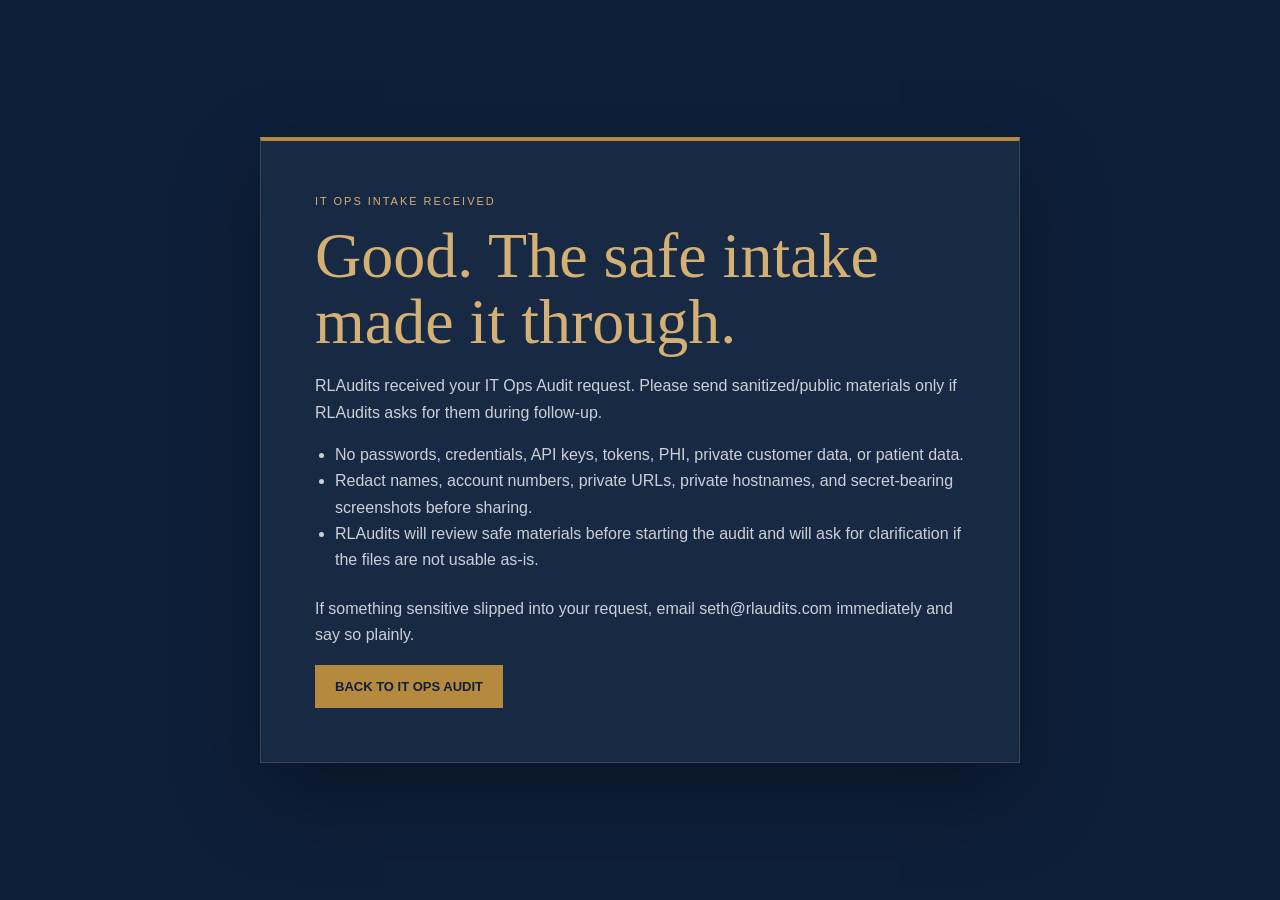
<file: it-ops-audit/thank-you.html>
<!DOCTYPE html>
<html lang="en">
<head>
<meta charset="UTF-8">
<meta name="viewport" content="width=device-width, initial-scale=1.0">
<title>IT Ops Intake Received — RLAudits</title>
<meta name="description" content="RLAudits received your IT Ops Audit intake request.">
<style>
  :root { --navy:#0E1F3A; --gold:#B68A3E; --gold-soft:#D4B074; --paper:#FBFAF6; --cream:#F7F4ED; --rule:#DCD6C6; }
  * { box-sizing: border-box; }
  body { margin:0; min-height:100vh; display:grid; place-items:center; background:var(--navy); color:var(--paper); font-family:Arial, sans-serif; padding:24px; }
  main { width:min(760px, 100%); border:1px solid rgba(255,255,255,.14); border-top:4px solid var(--gold); background:rgba(255,255,255,.045); padding:clamp(28px, 6vw, 54px); box-shadow:0 32px 80px rgba(0,0,0,.32); }
  .tag { font-size:11px; letter-spacing:.18em; text-transform:uppercase; color:var(--gold-soft); margin-bottom:16px; }
  h1 { font-family:Georgia, serif; font-size:clamp(40px, 7vw, 64px); line-height:1.03; font-weight:400; margin:0 0 18px; color:var(--gold-soft); }
  p, li { line-height:1.65; color:rgba(255,255,255,.78); font-size:16px; }
  ul { padding-left:20px; margin:14px 0 22px; }
  .button { display:inline-flex; padding:14px 20px; background:var(--gold); color:var(--navy); font-weight:800; text-transform:uppercase; font-size:13px; text-decoration:none; }
</style>
</head>
<body>
<main>
  <div class="tag">IT Ops intake received</div>
  <h1>Good. The safe intake made it through.</h1>
  <p>RLAudits received your IT Ops Audit request. Please send sanitized/public materials only if RLAudits asks for them during follow-up.</p>
  <ul>
    <li>No passwords, credentials, API keys, tokens, PHI, private customer data, or patient data.</li>
    <li>Redact names, account numbers, private URLs, private hostnames, and secret-bearing screenshots before sharing.</li>
    <li>RLAudits will review safe materials before starting the audit and will ask for clarification if the files are not usable as-is.</li>
  </ul>
  <p>If something sensitive slipped into your request, email seth@rlaudits.com immediately and say so plainly.</p>
  <a class="button" href="/it-ops-audit/">Back to IT Ops Audit</a>
</main>
</body>
</html>
</file>
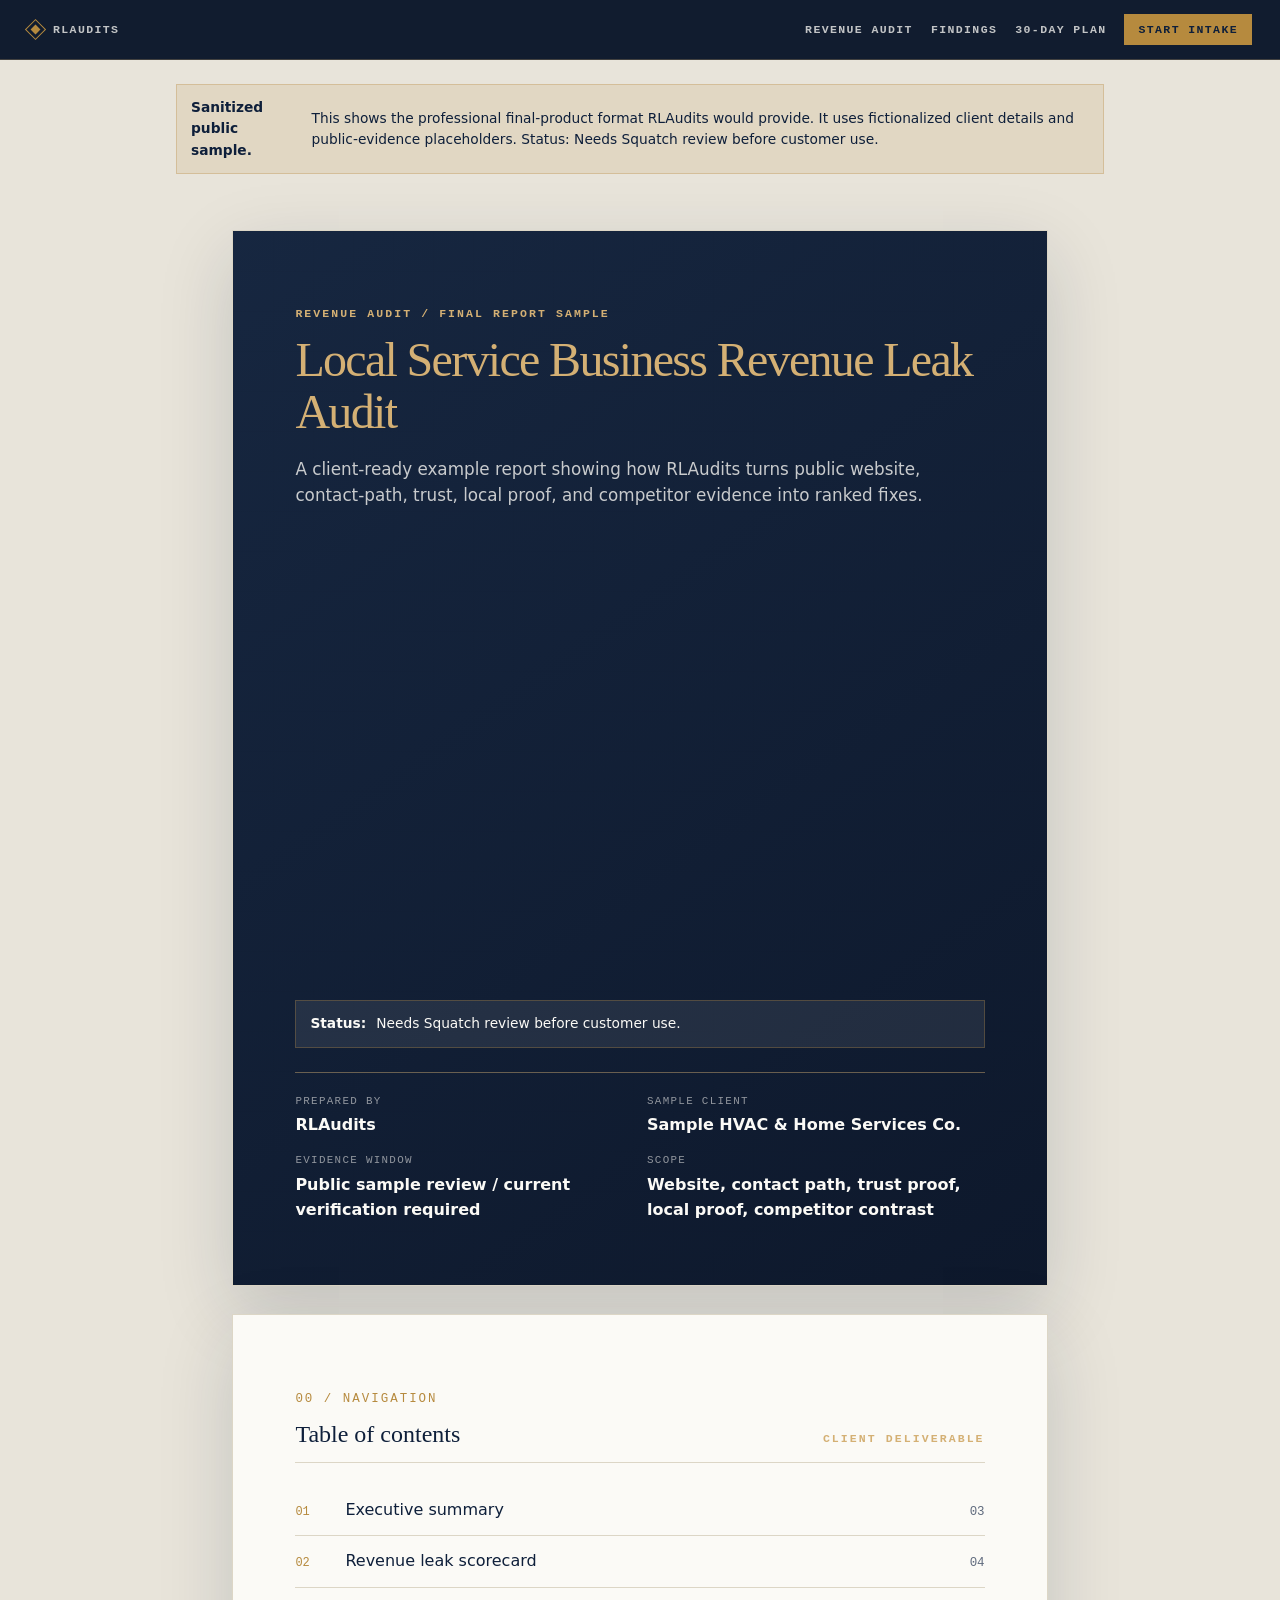
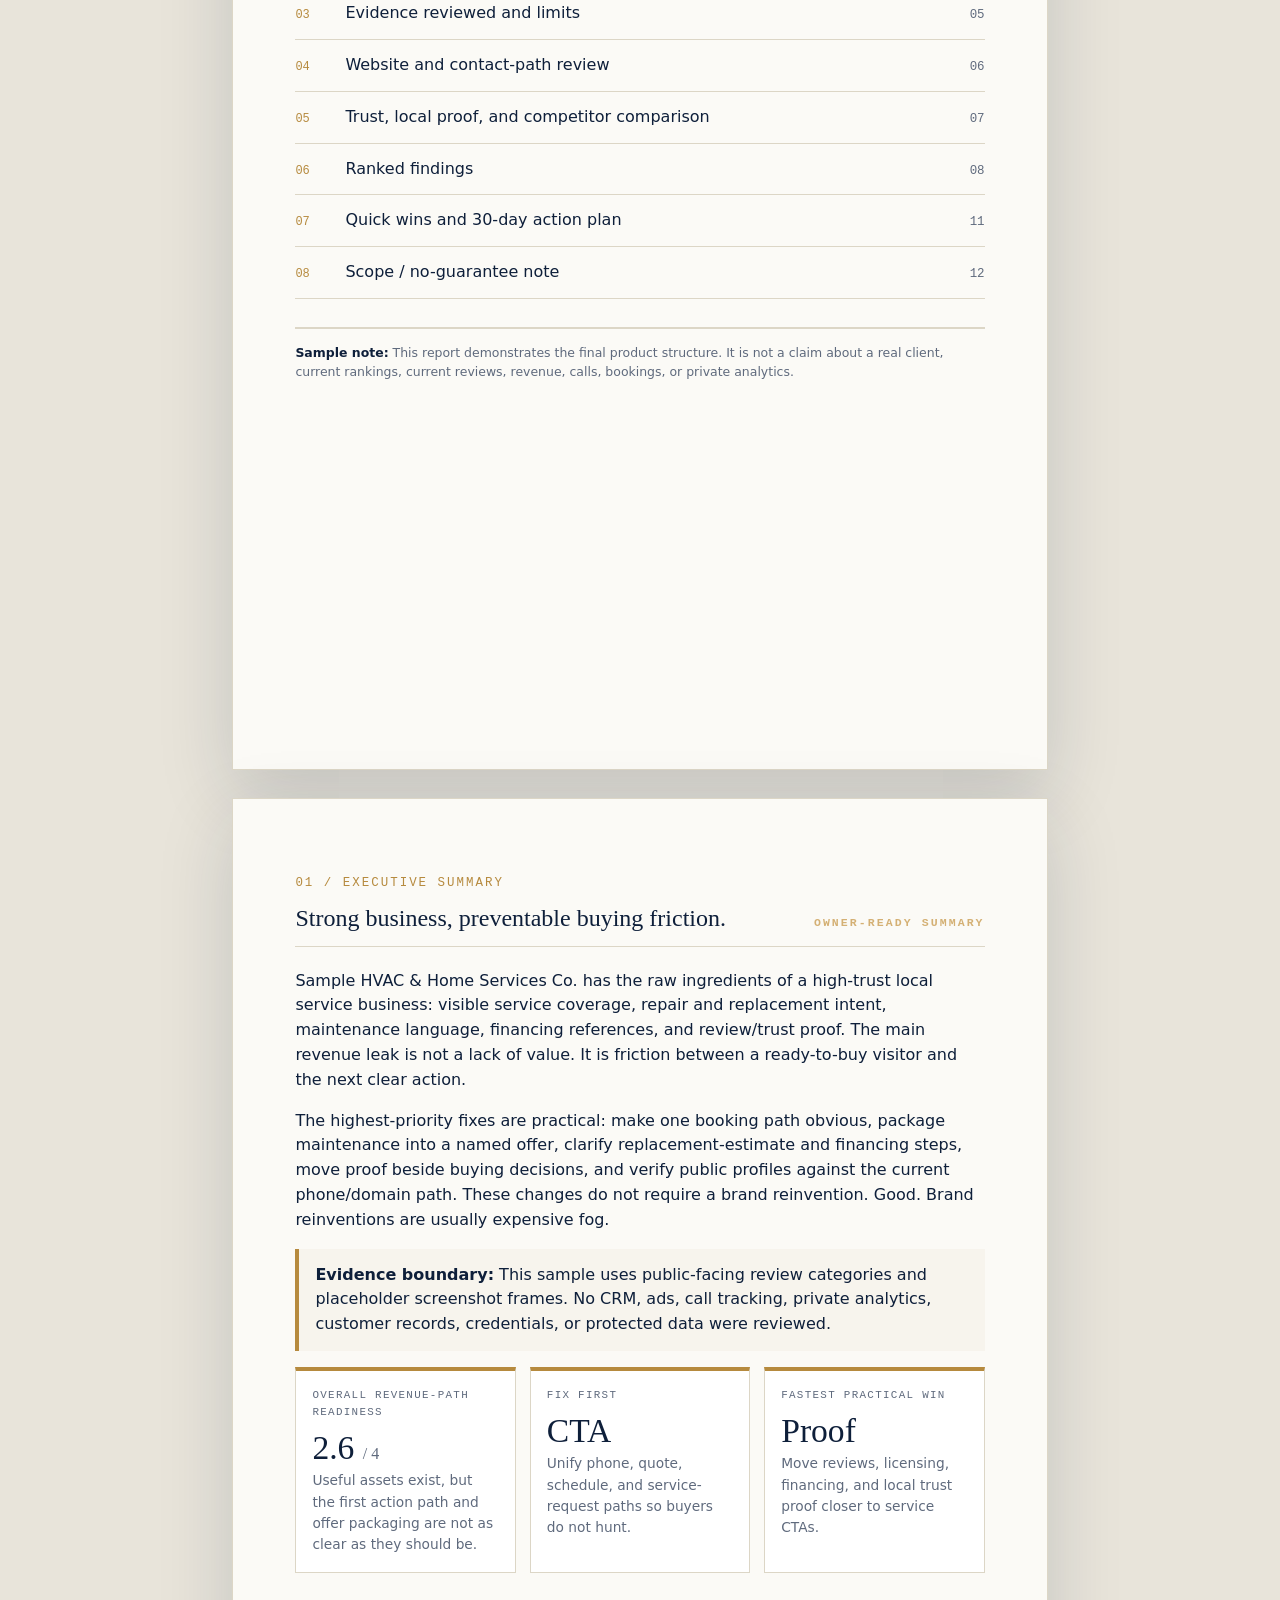
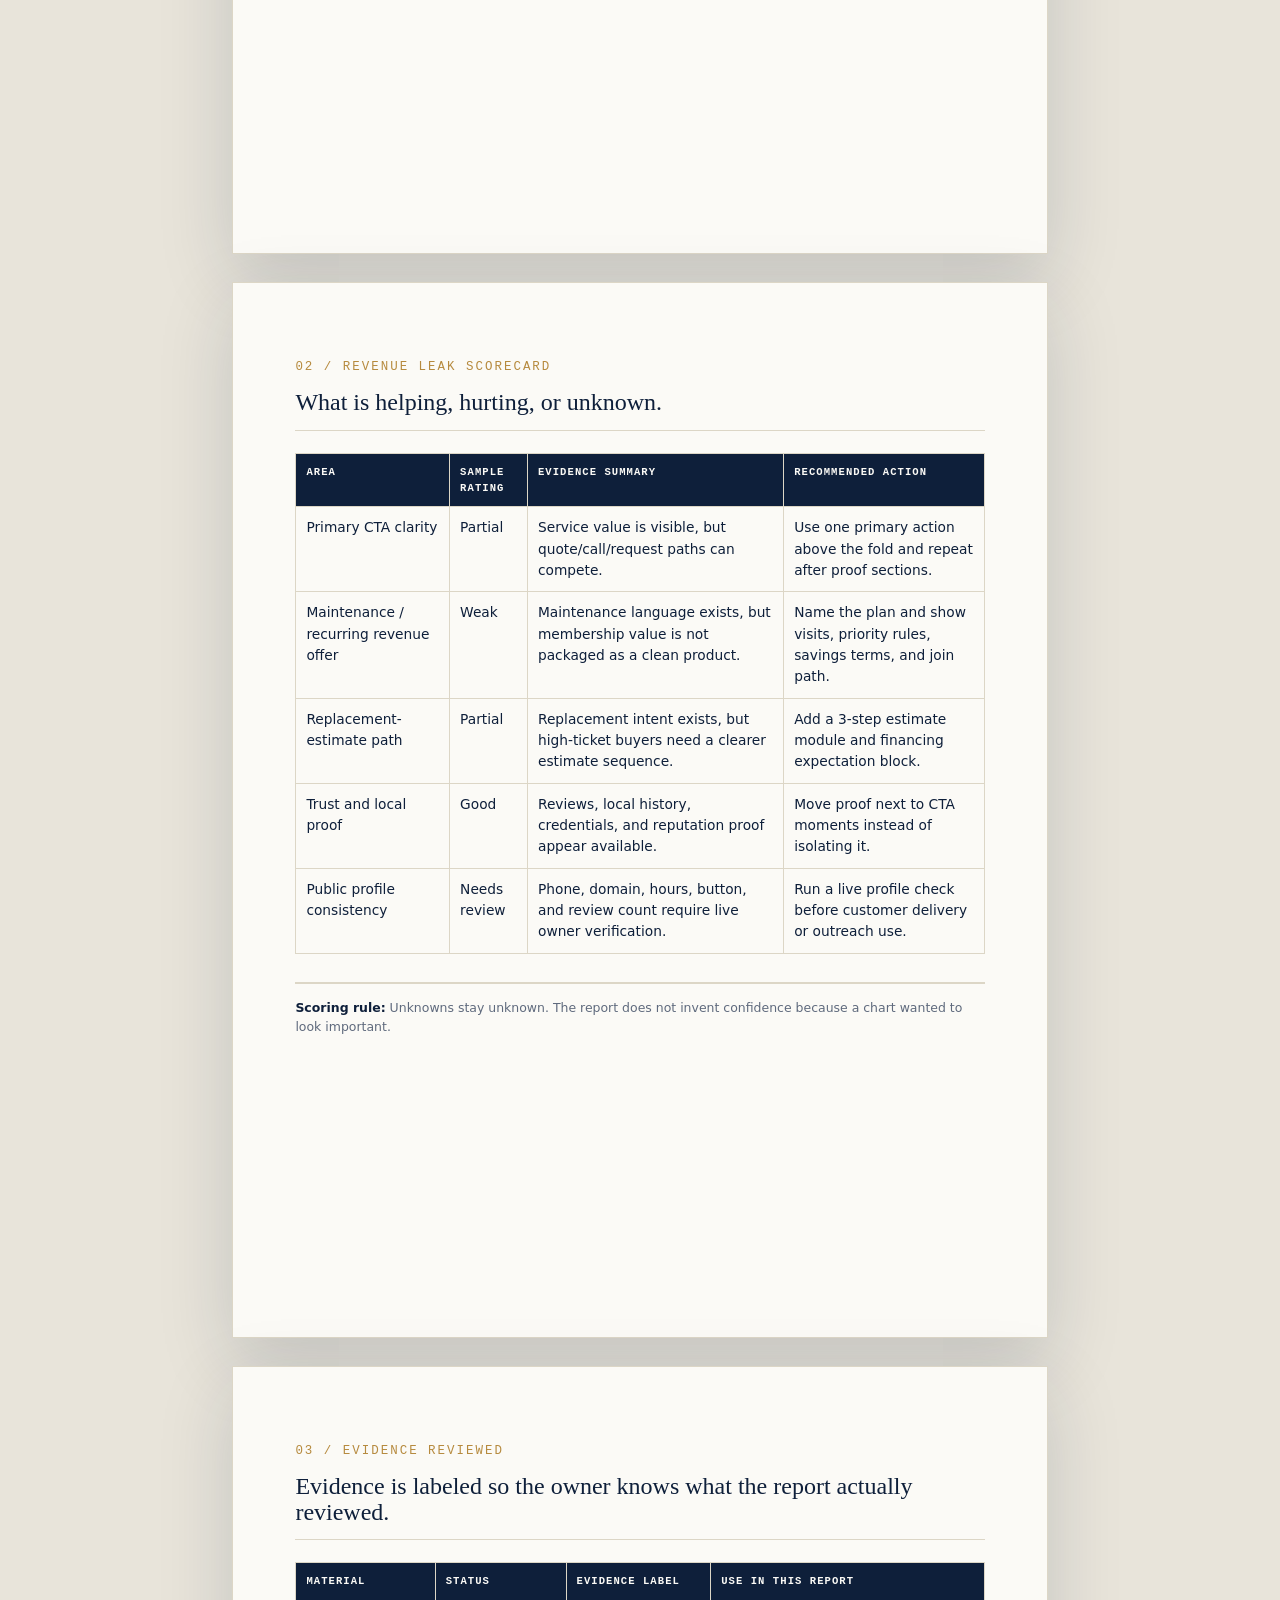
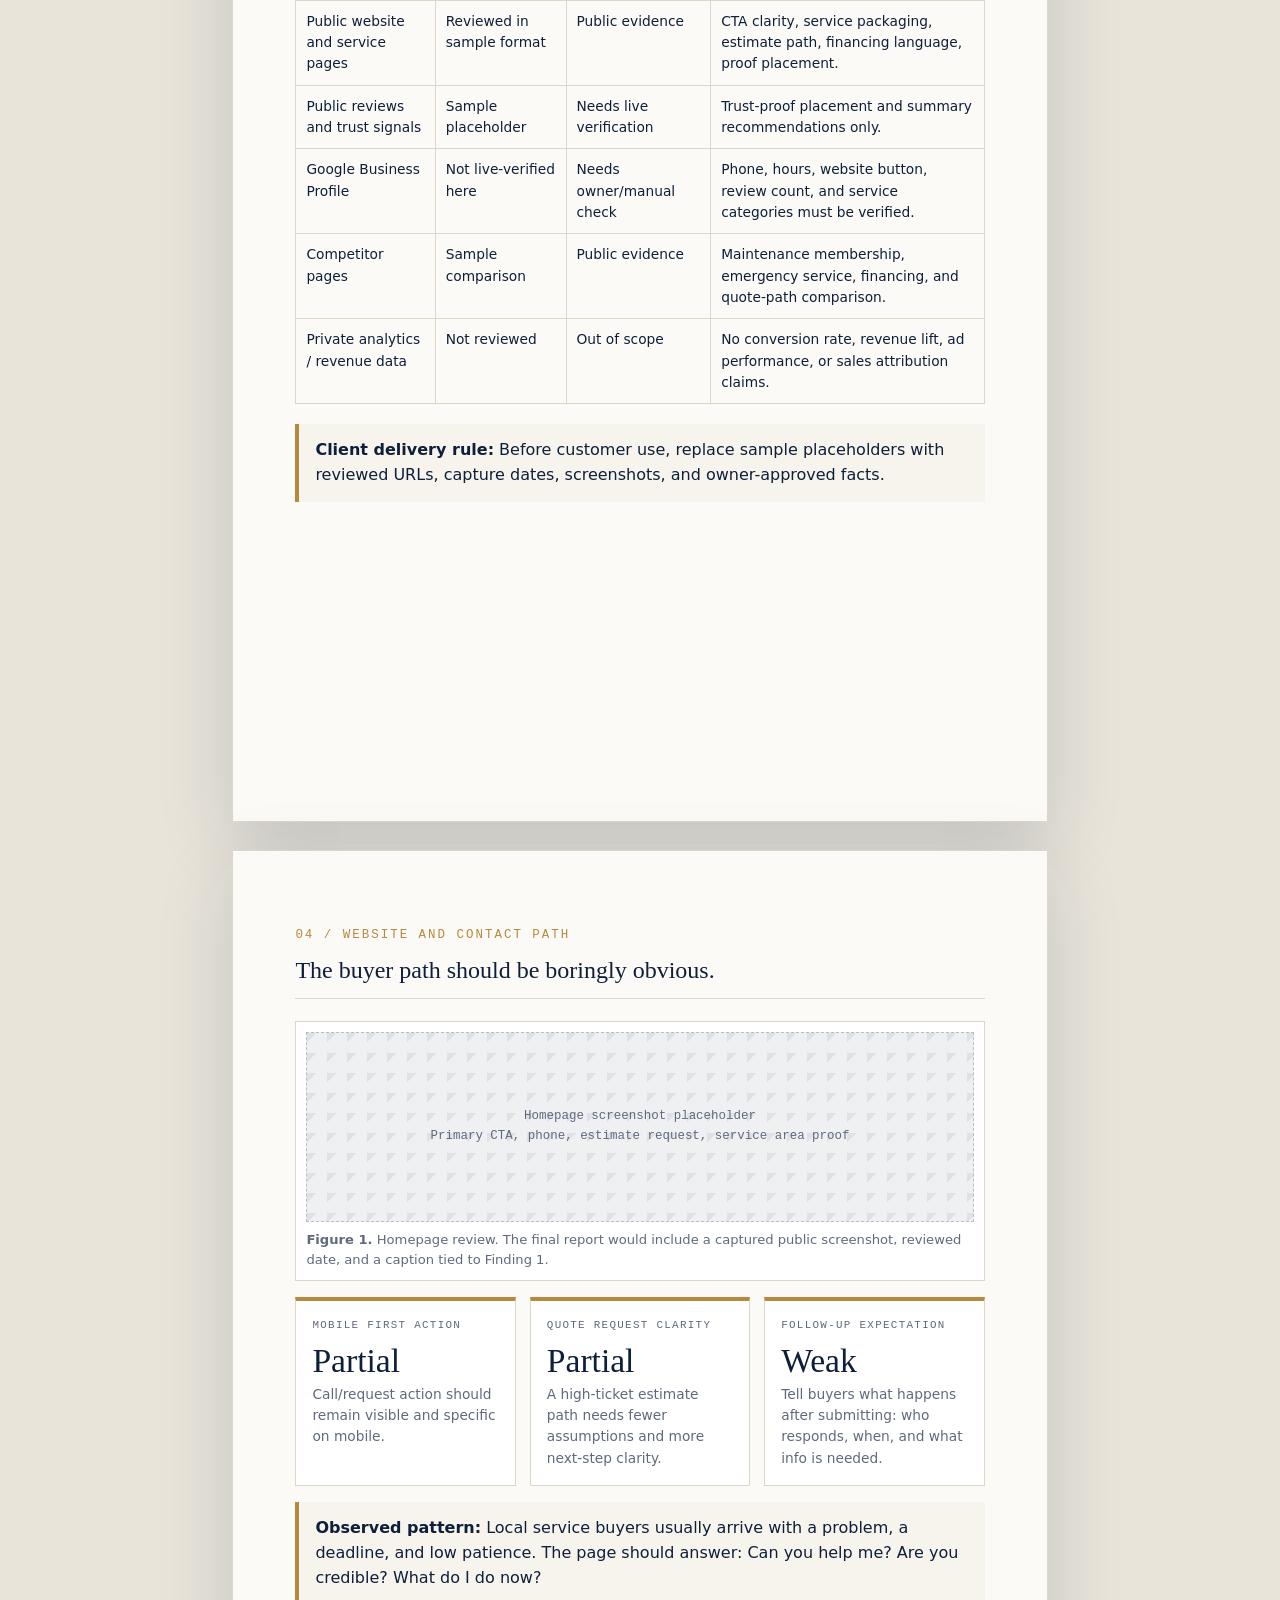
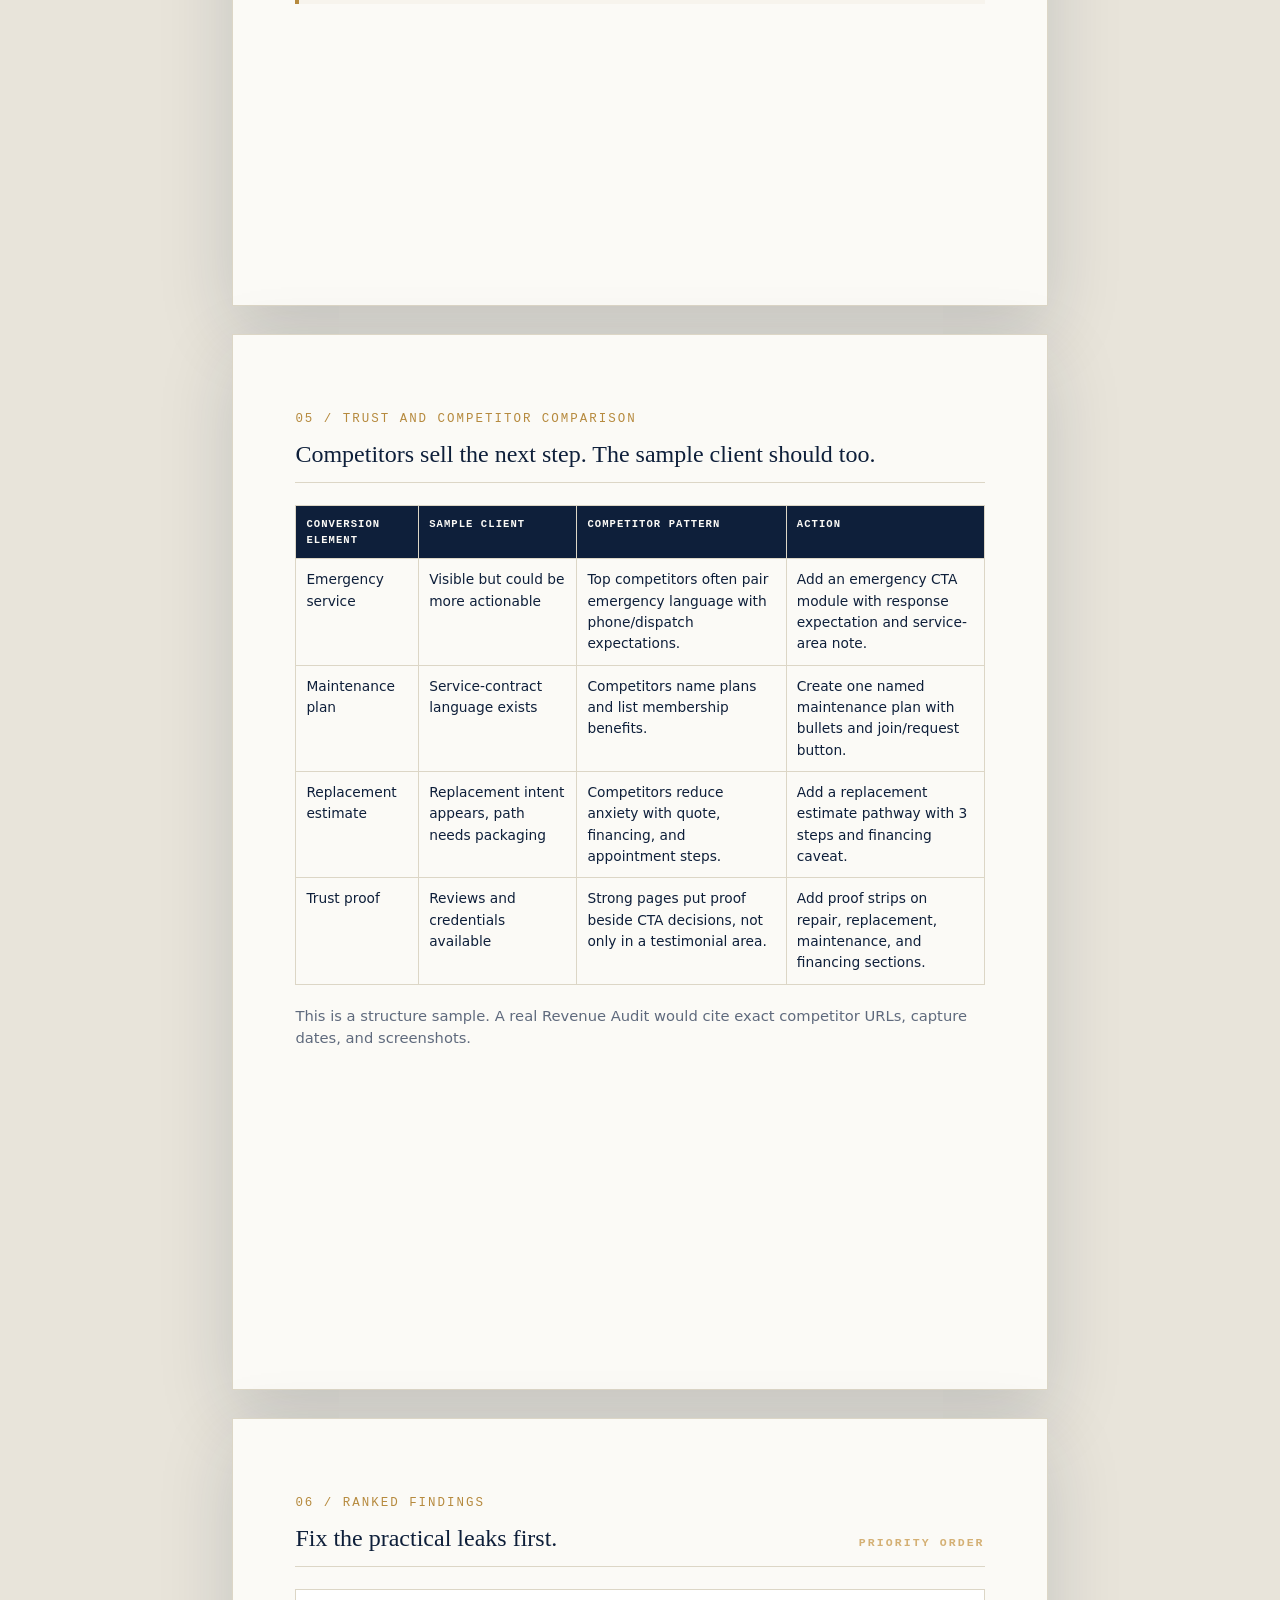
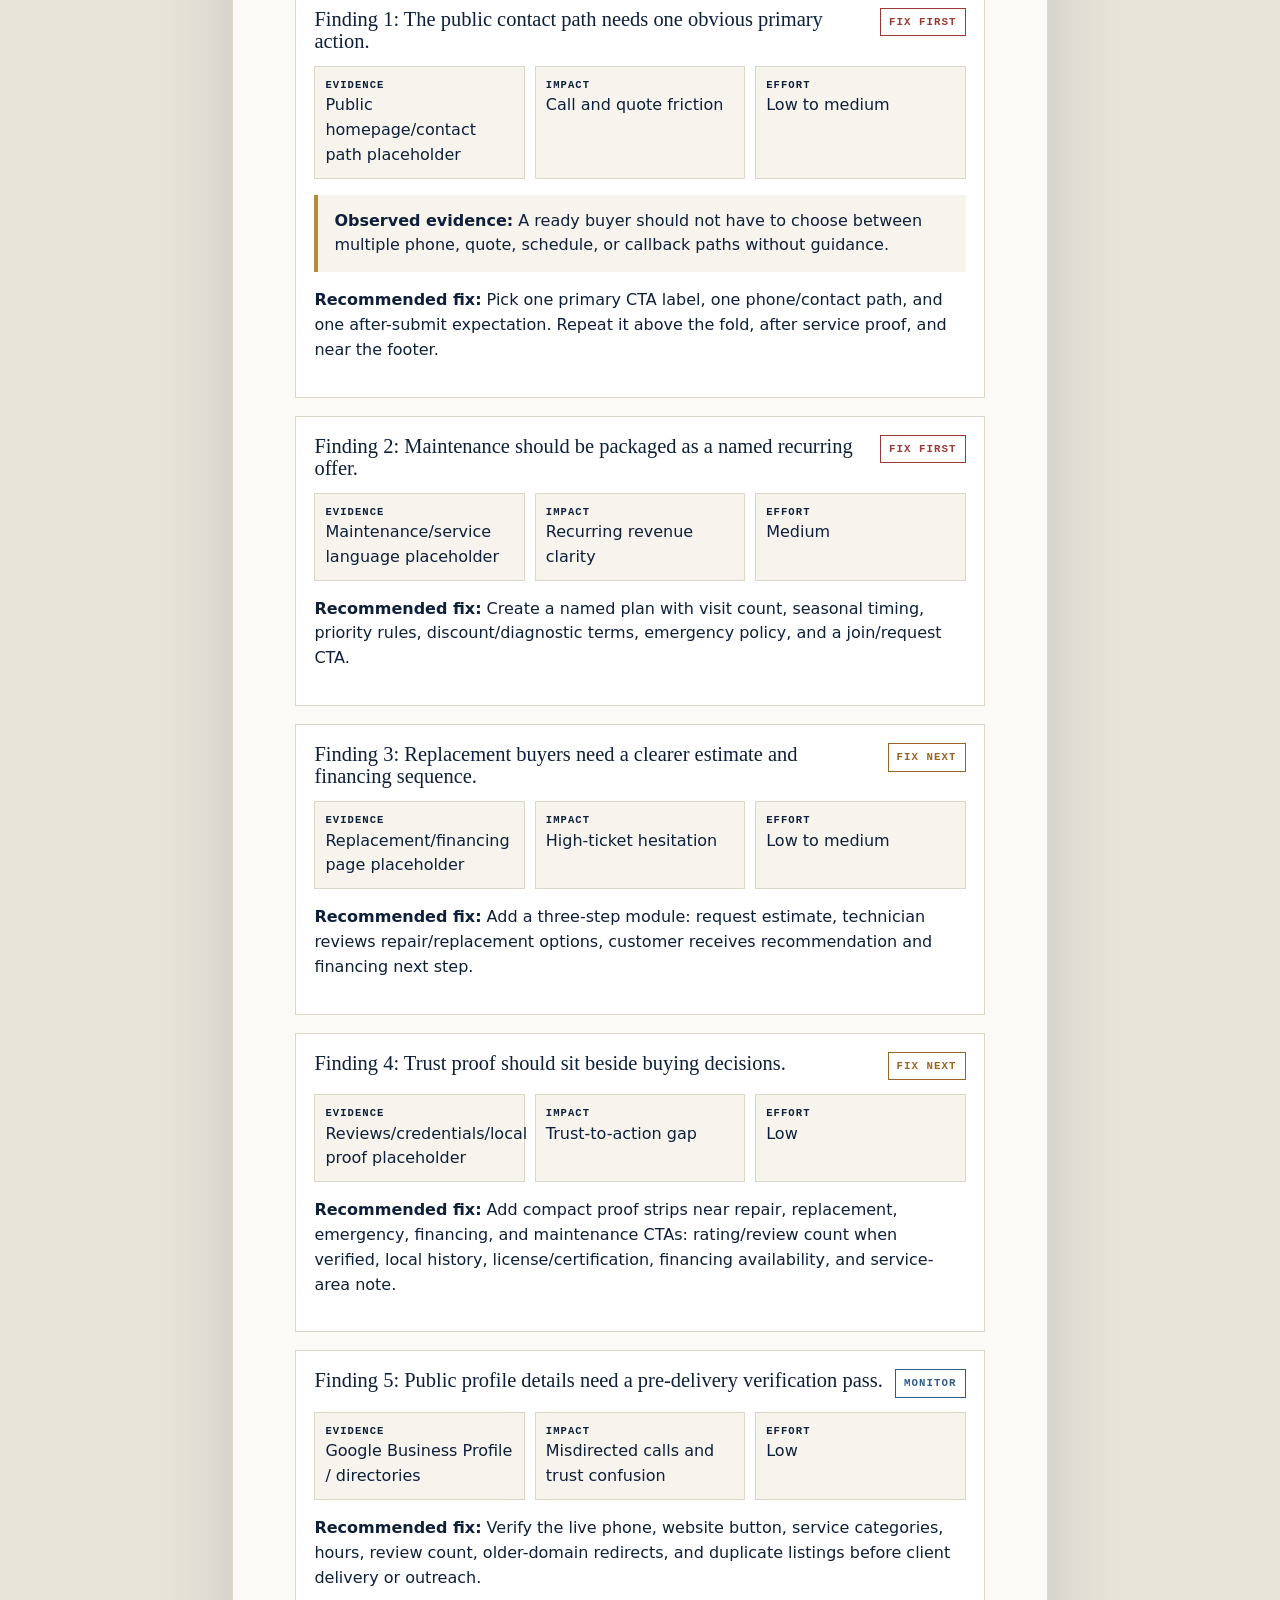
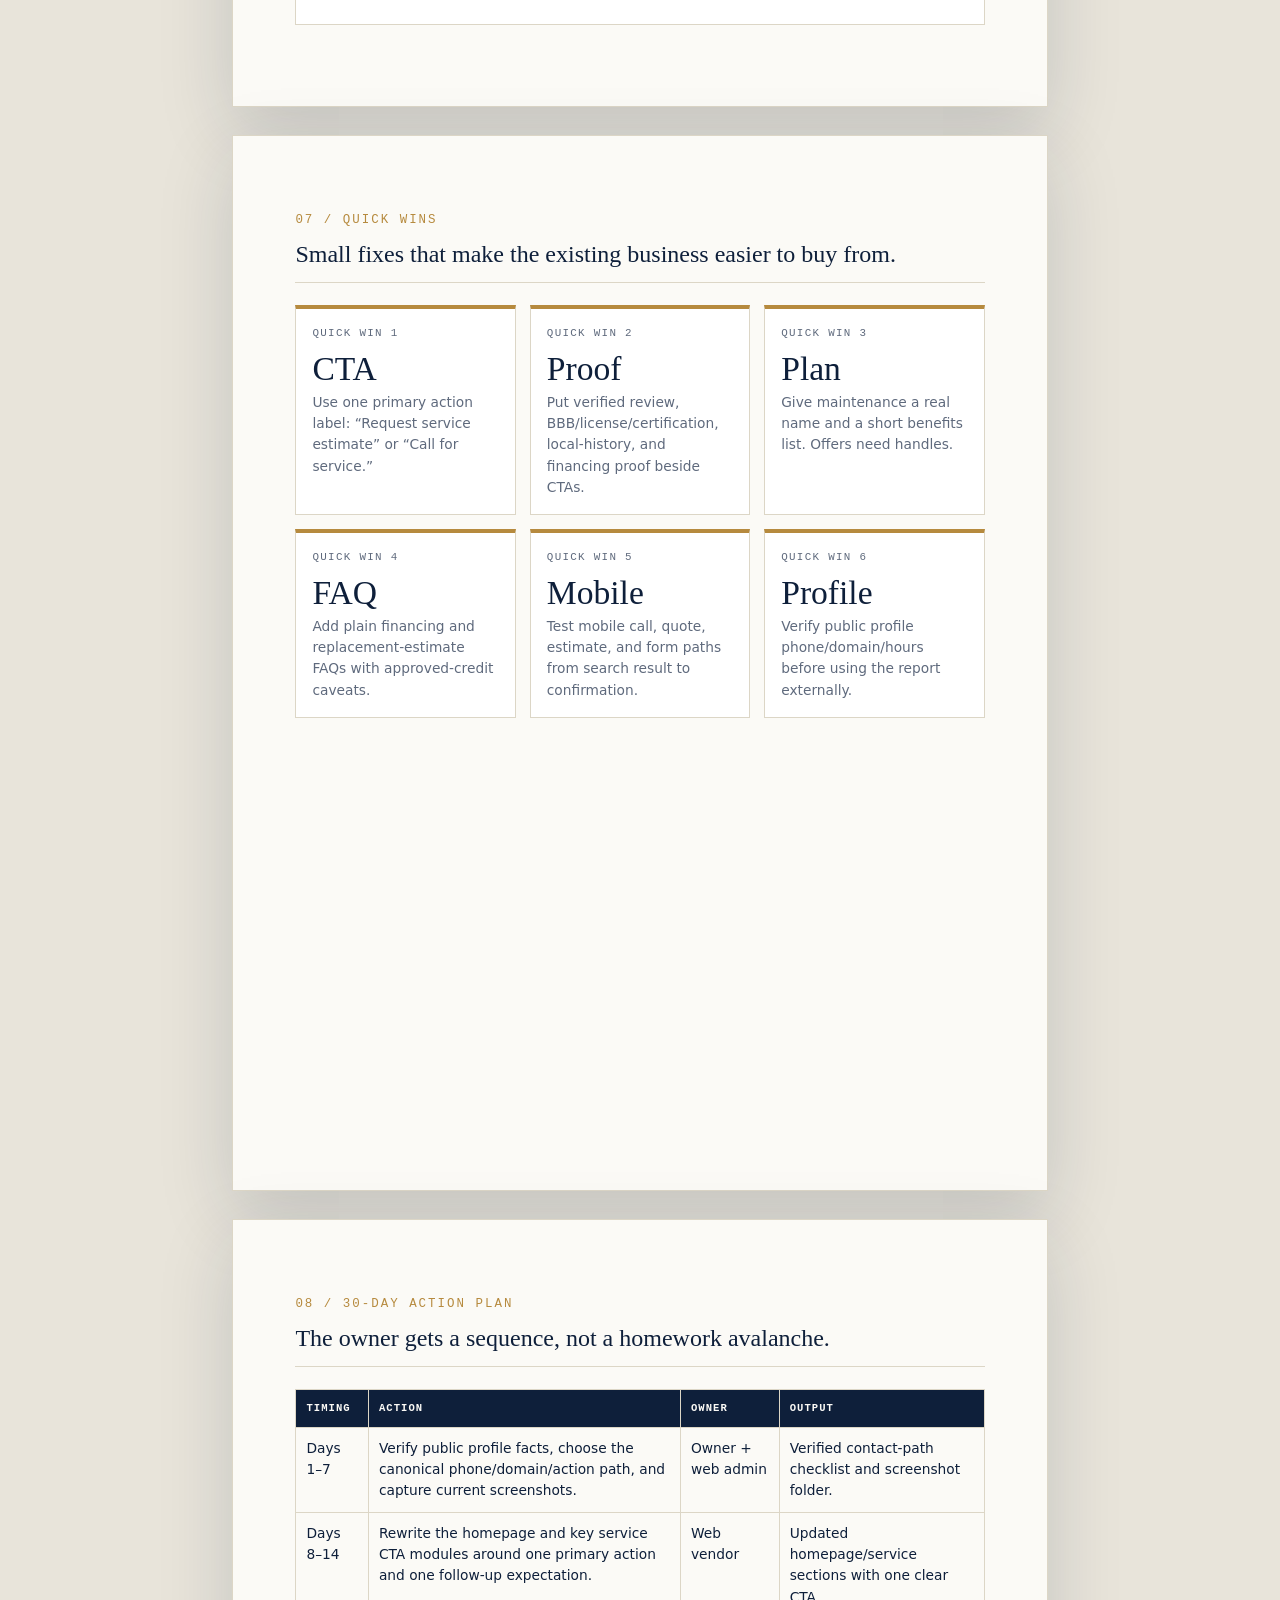
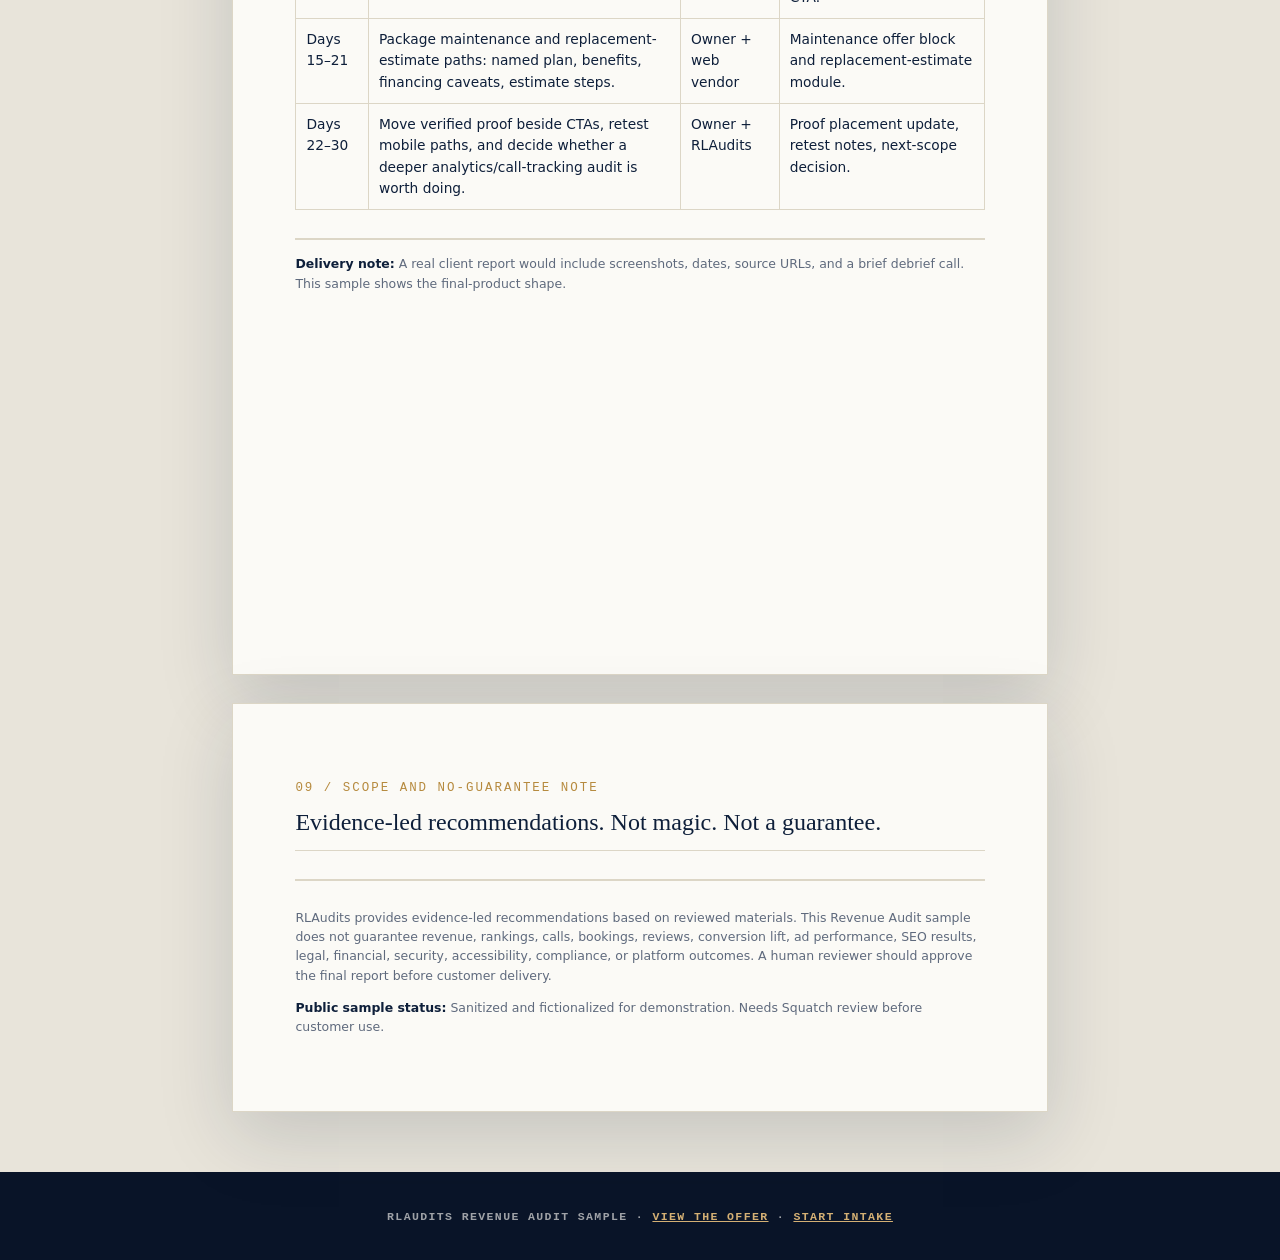
<file: revenue-audit/sample.html>
<!doctype html>
<html lang="en">
<head>
  <meta charset="utf-8">
  <meta name="viewport" content="width=device-width, initial-scale=1">
  <title>Sample Revenue Audit Final Report — RLAudits</title>
  <meta name="description" content="A polished, sanitized sample Revenue Audit final report from RLAudits, including scorecards, evidence callouts, ranked findings, competitor comparison, quick wins, and a 30-day action plan.">
  <link rel="canonical" href="https://rlaudits.com/revenue-audit/sample.html">
  <meta property="og:type" content="article">
  <meta property="og:title" content="Sample Revenue Audit Final Report — RLAudits">
  <meta property="og:description" content="See a client-ready sample Revenue Audit deliverable with evidence-led findings, screenshots, scorecards, and a practical 30-day action plan.">
  <meta property="og:url" content="https://rlaudits.com/revenue-audit/sample.html">
  <meta name="twitter:card" content="summary">
  <meta name="twitter:title" content="Sample Revenue Audit Final Report — RLAudits">
  <meta name="twitter:description" content="A sanitized sample of the RLAudits Revenue Audit final report format.">
  <link rel="stylesheet" href="/assets/report-design-system.css">
  <style>
    .sample-nav { position: sticky; top: 0; z-index: 20; display: flex; justify-content: space-between; align-items: center; gap: 18px; padding: 14px 28px; background: rgba(9,20,40,.96); border-bottom: 1px solid rgba(212,176,116,.25); color: #fbfaf6; }
    .sample-nav a { color: rgba(251,250,246,.76); text-decoration: none; font: 700 .72rem var(--rl-mono); letter-spacing: .12em; text-transform: uppercase; }
    .sample-nav a:hover { color: var(--rl-gold-soft); }
    .sample-brand { display: inline-flex; align-items: center; gap: 10px; color: #fbfaf6; }
    .sample-brand__mark { width: 15px; height: 15px; border: 1.5px solid var(--rl-gold); transform: rotate(45deg); position: relative; }
    .sample-brand__mark::after { content: ''; position: absolute; inset: 3px; background: var(--rl-gold); }
    .sample-nav__links { display: flex; align-items: center; gap: 18px; flex-wrap: wrap; justify-content: flex-end; }
    .sample-nav__cta { color: var(--rl-navy) !important; background: var(--rl-gold); padding: 9px 14px; }
    .sample-report-note { max-width: 960px; margin: 24px auto 0; padding: 0 16px; }
    .sample-footer { background: var(--rl-navy-deep); color: rgba(251,250,246,.62); padding: 26px; text-align: center; font: 700 .72rem var(--rl-mono); letter-spacing: .12em; text-transform: uppercase; }
    .report-title { max-width: 760px; }
    .report-subtitle { max-width: 680px; }
    .finding-card__topline h3 { margin: 0; }
    .report-page--compact { min-height: auto; }
    .comparison-note { color: var(--rl-muted); font-size: .92rem; margin-top: 10px; }
    .scorecard__score small { font-size: 1rem; color: var(--rl-muted); }
    @media (max-width: 760px) { .sample-nav { align-items: flex-start; flex-direction: column; } .sample-nav__links { justify-content: flex-start; } }
  </style>
  <script type="application/ld+json">
  {
    "@context": "https://schema.org",
    "@type": "Report",
    "name": "Sample Revenue Audit Final Report",
    "url": "https://rlaudits.com/revenue-audit/sample.html",
    "publisher": { "@type": "Organization", "name": "RLAudits", "url": "https://rlaudits.com/" },
    "about": "Sanitized sample local business revenue audit deliverable",
    "isAccessibleForFree": true
  }
  </script>
</head>
<body class="report-body">
  <nav class="sample-nav" aria-label="Sample report navigation">
    <a class="sample-brand" href="/"><span class="sample-brand__mark" aria-hidden="true"></span><span>RLAudits</span></a>
    <div class="sample-nav__links">
      <a href="/revenue-audit/">Revenue Audit</a>
      <a href="#findings">Findings</a>
      <a href="#action-plan">30-day plan</a>
      <a class="sample-nav__cta" href="/revenue-audit/#intake">Start intake</a>
    </div>
  </nav>

  <div class="sample-report-note">
    <div class="review-banner"><strong>Sanitized public sample.</strong> This shows the professional final-product format RLAudits would provide. It uses fictionalized client details and public-evidence placeholders. Status: Needs Squatch review before customer use.</div>
  </div>

  <main class="report-shell">
    <section class="report-page report-page--cover" aria-labelledby="cover-title">
      <div>
        <p class="report-kicker">Revenue Audit / Final report sample</p>
        <h1 id="cover-title" class="report-title">Local Service Business Revenue Leak Audit</h1>
        <p class="report-subtitle">A client-ready example report showing how RLAudits turns public website, contact-path, trust, local proof, and competitor evidence into ranked fixes.</p>
      </div>
      <div>
        <div class="review-banner"><strong>Status:</strong> Needs Squatch review before customer use.</div>
        <div class="report-meta-grid" aria-label="Report metadata">
          <div><span class="meta-label">Prepared by</span><span class="meta-value">RLAudits</span></div>
          <div><span class="meta-label">Sample client</span><span class="meta-value">Sample HVAC & Home Services Co.</span></div>
          <div><span class="meta-label">Evidence window</span><span class="meta-value">Public sample review / current verification required</span></div>
          <div><span class="meta-label">Scope</span><span class="meta-value">Website, contact path, trust proof, local proof, competitor contrast</span></div>
        </div>
      </div>
    </section>

    <section class="report-page" aria-labelledby="toc-title">
      <div class="section-header">
        <div>
          <p class="section-number">00 / Navigation</p>
          <h2 id="toc-title">Table of contents</h2>
        </div>
        <span class="eyebrow">Client deliverable</span>
      </div>
      <ol class="toc-list">
        <li><span>Executive summary</span><span class="toc-page">03</span></li>
        <li><span>Revenue leak scorecard</span><span class="toc-page">04</span></li>
        <li><span>Evidence reviewed and limits</span><span class="toc-page">05</span></li>
        <li><span>Website and contact-path review</span><span class="toc-page">06</span></li>
        <li><span>Trust, local proof, and competitor comparison</span><span class="toc-page">07</span></li>
        <li><span>Ranked findings</span><span class="toc-page">08</span></li>
        <li><span>Quick wins and 30-day action plan</span><span class="toc-page">11</span></li>
        <li><span>Scope / no-guarantee note</span><span class="toc-page">12</span></li>
      </ol>
      <div class="scope-footer"><strong>Sample note:</strong> This report demonstrates the final product structure. It is not a claim about a real client, current rankings, current reviews, revenue, calls, bookings, or private analytics.</div>
    </section>

    <section class="report-page" aria-labelledby="summary-title">
      <div class="section-header">
        <div>
          <p class="section-number">01 / Executive summary</p>
          <h2 id="summary-title">Strong business, preventable buying friction.</h2>
        </div>
        <span class="eyebrow">Owner-ready summary</span>
      </div>
      <p>Sample HVAC & Home Services Co. has the raw ingredients of a high-trust local service business: visible service coverage, repair and replacement intent, maintenance language, financing references, and review/trust proof. The main revenue leak is not a lack of value. It is friction between a ready-to-buy visitor and the next clear action.</p>
      <p>The highest-priority fixes are practical: make one booking path obvious, package maintenance into a named offer, clarify replacement-estimate and financing steps, move proof beside buying decisions, and verify public profiles against the current phone/domain path. These changes do not require a brand reinvention. Good. Brand reinventions are usually expensive fog.</p>
      <div class="evidence-callout"><strong>Evidence boundary:</strong> This sample uses public-facing review categories and placeholder screenshot frames. No CRM, ads, call tracking, private analytics, customer records, credentials, or protected data were reviewed.</div>
      <div class="scorecard-grid" aria-label="Executive summary scorecards">
        <article class="scorecard"><div class="scorecard__label">Overall revenue-path readiness</div><div class="scorecard__score">2.6 <small>/ 4</small></div><p class="scorecard__note">Useful assets exist, but the first action path and offer packaging are not as clear as they should be.</p></article>
        <article class="scorecard"><div class="scorecard__label">Fix first</div><div class="scorecard__score">CTA</div><p class="scorecard__note">Unify phone, quote, schedule, and service-request paths so buyers do not hunt.</p></article>
        <article class="scorecard"><div class="scorecard__label">Fastest practical win</div><div class="scorecard__score">Proof</div><p class="scorecard__note">Move reviews, licensing, financing, and local trust proof closer to service CTAs.</p></article>
      </div>
    </section>

    <section class="report-page" aria-labelledby="scorecard-title">
      <div class="section-header">
        <div>
          <p class="section-number">02 / Revenue leak scorecard</p>
          <h2 id="scorecard-title">What is helping, hurting, or unknown.</h2>
        </div>
      </div>
      <table class="report-table">
        <thead><tr><th>Area</th><th>Sample rating</th><th>Evidence summary</th><th>Recommended action</th></tr></thead>
        <tbody>
          <tr><td>Primary CTA clarity</td><td>Partial</td><td>Service value is visible, but quote/call/request paths can compete.</td><td>Use one primary action above the fold and repeat after proof sections.</td></tr>
          <tr><td>Maintenance / recurring revenue offer</td><td>Weak</td><td>Maintenance language exists, but membership value is not packaged as a clean product.</td><td>Name the plan and show visits, priority rules, savings terms, and join path.</td></tr>
          <tr><td>Replacement-estimate path</td><td>Partial</td><td>Replacement intent exists, but high-ticket buyers need a clearer estimate sequence.</td><td>Add a 3-step estimate module and financing expectation block.</td></tr>
          <tr><td>Trust and local proof</td><td>Good</td><td>Reviews, local history, credentials, and reputation proof appear available.</td><td>Move proof next to CTA moments instead of isolating it.</td></tr>
          <tr><td>Public profile consistency</td><td>Needs review</td><td>Phone, domain, hours, button, and review count require live owner verification.</td><td>Run a live profile check before customer delivery or outreach use.</td></tr>
        </tbody>
      </table>
      <div class="scope-footer"><strong>Scoring rule:</strong> Unknowns stay unknown. The report does not invent confidence because a chart wanted to look important.</div>
    </section>

    <section class="report-page" aria-labelledby="evidence-title">
      <div class="section-header">
        <div>
          <p class="section-number">03 / Evidence reviewed</p>
          <h2 id="evidence-title">Evidence is labeled so the owner knows what the report actually reviewed.</h2>
        </div>
      </div>
      <table class="report-table">
        <thead><tr><th>Material</th><th>Status</th><th>Evidence label</th><th>Use in this report</th></tr></thead>
        <tbody>
          <tr><td>Public website and service pages</td><td>Reviewed in sample format</td><td>Public evidence</td><td>CTA clarity, service packaging, estimate path, financing language, proof placement.</td></tr>
          <tr><td>Public reviews and trust signals</td><td>Sample placeholder</td><td>Needs live verification</td><td>Trust-proof placement and summary recommendations only.</td></tr>
          <tr><td>Google Business Profile</td><td>Not live-verified here</td><td>Needs owner/manual check</td><td>Phone, hours, website button, review count, and service categories must be verified.</td></tr>
          <tr><td>Competitor pages</td><td>Sample comparison</td><td>Public evidence</td><td>Maintenance membership, emergency service, financing, and quote-path comparison.</td></tr>
          <tr><td>Private analytics / revenue data</td><td>Not reviewed</td><td>Out of scope</td><td>No conversion rate, revenue lift, ad performance, or sales attribution claims.</td></tr>
        </tbody>
      </table>
      <div class="evidence-callout"><strong>Client delivery rule:</strong> Before customer use, replace sample placeholders with reviewed URLs, capture dates, screenshots, and owner-approved facts.</div>
    </section>

    <section class="report-page" aria-labelledby="contact-title">
      <div class="section-header">
        <div>
          <p class="section-number">04 / Website and contact path</p>
          <h2 id="contact-title">The buyer path should be boringly obvious.</h2>
        </div>
      </div>
      <figure class="screenshot-frame">
        <div class="screenshot-frame__placeholder">Homepage screenshot placeholder<br>Primary CTA, phone, estimate request, service area proof</div>
        <figcaption><strong>Figure 1.</strong> Homepage review. The final report would include a captured public screenshot, reviewed date, and a caption tied to Finding 1.</figcaption>
      </figure>
      <div class="scorecard-grid">
        <article class="scorecard"><div class="scorecard__label">Mobile first action</div><div class="scorecard__score">Partial</div><p class="scorecard__note">Call/request action should remain visible and specific on mobile.</p></article>
        <article class="scorecard"><div class="scorecard__label">Quote request clarity</div><div class="scorecard__score">Partial</div><p class="scorecard__note">A high-ticket estimate path needs fewer assumptions and more next-step clarity.</p></article>
        <article class="scorecard"><div class="scorecard__label">Follow-up expectation</div><div class="scorecard__score">Weak</div><p class="scorecard__note">Tell buyers what happens after submitting: who responds, when, and what info is needed.</p></article>
      </div>
      <div class="evidence-callout"><strong>Observed pattern:</strong> Local service buyers usually arrive with a problem, a deadline, and low patience. The page should answer: Can you help me? Are you credible? What do I do now?</div>
    </section>

    <section class="report-page" aria-labelledby="competitor-title">
      <div class="section-header">
        <div>
          <p class="section-number">05 / Trust and competitor comparison</p>
          <h2 id="competitor-title">Competitors sell the next step. The sample client should too.</h2>
        </div>
      </div>
      <table class="report-table">
        <thead><tr><th>Conversion element</th><th>Sample client</th><th>Competitor pattern</th><th>Action</th></tr></thead>
        <tbody>
          <tr><td>Emergency service</td><td>Visible but could be more actionable</td><td>Top competitors often pair emergency language with phone/dispatch expectations.</td><td>Add an emergency CTA module with response expectation and service-area note.</td></tr>
          <tr><td>Maintenance plan</td><td>Service-contract language exists</td><td>Competitors name plans and list membership benefits.</td><td>Create one named maintenance plan with bullets and join/request button.</td></tr>
          <tr><td>Replacement estimate</td><td>Replacement intent appears, path needs packaging</td><td>Competitors reduce anxiety with quote, financing, and appointment steps.</td><td>Add a replacement estimate pathway with 3 steps and financing caveat.</td></tr>
          <tr><td>Trust proof</td><td>Reviews and credentials available</td><td>Strong pages put proof beside CTA decisions, not only in a testimonial area.</td><td>Add proof strips on repair, replacement, maintenance, and financing sections.</td></tr>
        </tbody>
      </table>
      <p class="comparison-note">This is a structure sample. A real Revenue Audit would cite exact competitor URLs, capture dates, and screenshots.</p>
    </section>

    <section class="report-page" id="findings" aria-labelledby="findings-title">
      <div class="section-header">
        <div>
          <p class="section-number">06 / Ranked findings</p>
          <h2 id="findings-title">Fix the practical leaks first.</h2>
        </div>
        <span class="eyebrow">Priority order</span>
      </div>
      <article class="finding-card">
        <div class="finding-card__topline"><h3>Finding 1: The public contact path needs one obvious primary action.</h3><span class="priority-badge priority-badge--first">Fix first</span></div>
        <div class="finding-meta"><div><strong>Evidence</strong> Public homepage/contact path placeholder</div><div><strong>Impact</strong> Call and quote friction</div><div><strong>Effort</strong> Low to medium</div></div>
        <div class="evidence-callout"><strong>Observed evidence:</strong> A ready buyer should not have to choose between multiple phone, quote, schedule, or callback paths without guidance.</div>
        <p><strong>Recommended fix:</strong> Pick one primary CTA label, one phone/contact path, and one after-submit expectation. Repeat it above the fold, after service proof, and near the footer.</p>
      </article>
      <article class="finding-card">
        <div class="finding-card__topline"><h3>Finding 2: Maintenance should be packaged as a named recurring offer.</h3><span class="priority-badge priority-badge--first">Fix first</span></div>
        <div class="finding-meta"><div><strong>Evidence</strong> Maintenance/service language placeholder</div><div><strong>Impact</strong> Recurring revenue clarity</div><div><strong>Effort</strong> Medium</div></div>
        <p><strong>Recommended fix:</strong> Create a named plan with visit count, seasonal timing, priority rules, discount/diagnostic terms, emergency policy, and a join/request CTA.</p>
      </article>
      <article class="finding-card">
        <div class="finding-card__topline"><h3>Finding 3: Replacement buyers need a clearer estimate and financing sequence.</h3><span class="priority-badge priority-badge--next">Fix next</span></div>
        <div class="finding-meta"><div><strong>Evidence</strong> Replacement/financing page placeholder</div><div><strong>Impact</strong> High-ticket hesitation</div><div><strong>Effort</strong> Low to medium</div></div>
        <p><strong>Recommended fix:</strong> Add a three-step module: request estimate, technician reviews repair/replacement options, customer receives recommendation and financing next step.</p>
      </article>
      <article class="finding-card">
        <div class="finding-card__topline"><h3>Finding 4: Trust proof should sit beside buying decisions.</h3><span class="priority-badge priority-badge--next">Fix next</span></div>
        <div class="finding-meta"><div><strong>Evidence</strong> Reviews/credentials/local proof placeholder</div><div><strong>Impact</strong> Trust-to-action gap</div><div><strong>Effort</strong> Low</div></div>
        <p><strong>Recommended fix:</strong> Add compact proof strips near repair, replacement, emergency, financing, and maintenance CTAs: rating/review count when verified, local history, license/certification, financing availability, and service-area note.</p>
      </article>
      <article class="finding-card">
        <div class="finding-card__topline"><h3>Finding 5: Public profile details need a pre-delivery verification pass.</h3><span class="priority-badge priority-badge--monitor">Monitor</span></div>
        <div class="finding-meta"><div><strong>Evidence</strong> Google Business Profile / directories</div><div><strong>Impact</strong> Misdirected calls and trust confusion</div><div><strong>Effort</strong> Low</div></div>
        <p><strong>Recommended fix:</strong> Verify the live phone, website button, service categories, hours, review count, older-domain redirects, and duplicate listings before client delivery or outreach.</p>
      </article>
    </section>

    <section class="report-page" aria-labelledby="quick-title">
      <div class="section-header">
        <div>
          <p class="section-number">07 / Quick wins</p>
          <h2 id="quick-title">Small fixes that make the existing business easier to buy from.</h2>
        </div>
      </div>
      <div class="scorecard-grid">
        <article class="scorecard"><div class="scorecard__label">Quick win 1</div><div class="scorecard__score">CTA</div><p class="scorecard__note">Use one primary action label: “Request service estimate” or “Call for service.”</p></article>
        <article class="scorecard"><div class="scorecard__label">Quick win 2</div><div class="scorecard__score">Proof</div><p class="scorecard__note">Put verified review, BBB/license/certification, local-history, and financing proof beside CTAs.</p></article>
        <article class="scorecard"><div class="scorecard__label">Quick win 3</div><div class="scorecard__score">Plan</div><p class="scorecard__note">Give maintenance a real name and a short benefits list. Offers need handles.</p></article>
        <article class="scorecard"><div class="scorecard__label">Quick win 4</div><div class="scorecard__score">FAQ</div><p class="scorecard__note">Add plain financing and replacement-estimate FAQs with approved-credit caveats.</p></article>
        <article class="scorecard"><div class="scorecard__label">Quick win 5</div><div class="scorecard__score">Mobile</div><p class="scorecard__note">Test mobile call, quote, estimate, and form paths from search result to confirmation.</p></article>
        <article class="scorecard"><div class="scorecard__label">Quick win 6</div><div class="scorecard__score">Profile</div><p class="scorecard__note">Verify public profile phone/domain/hours before using the report externally.</p></article>
      </div>
    </section>

    <section class="report-page" id="action-plan" aria-labelledby="plan-title">
      <div class="section-header">
        <div>
          <p class="section-number">08 / 30-day action plan</p>
          <h2 id="plan-title">The owner gets a sequence, not a homework avalanche.</h2>
        </div>
      </div>
      <table class="action-plan-table">
        <thead><tr><th>Timing</th><th>Action</th><th>Owner</th><th>Output</th></tr></thead>
        <tbody>
          <tr><td>Days 1–7</td><td>Verify public profile facts, choose the canonical phone/domain/action path, and capture current screenshots.</td><td>Owner + web admin</td><td>Verified contact-path checklist and screenshot folder.</td></tr>
          <tr><td>Days 8–14</td><td>Rewrite the homepage and key service CTA modules around one primary action and one follow-up expectation.</td><td>Web vendor</td><td>Updated homepage/service sections with one clear CTA.</td></tr>
          <tr><td>Days 15–21</td><td>Package maintenance and replacement-estimate paths: named plan, benefits, financing caveats, estimate steps.</td><td>Owner + web vendor</td><td>Maintenance offer block and replacement-estimate module.</td></tr>
          <tr><td>Days 22–30</td><td>Move verified proof beside CTAs, retest mobile paths, and decide whether a deeper analytics/call-tracking audit is worth doing.</td><td>Owner + RLAudits</td><td>Proof placement update, retest notes, next-scope decision.</td></tr>
        </tbody>
      </table>
      <div class="scope-footer"><strong>Delivery note:</strong> A real client report would include screenshots, dates, source URLs, and a brief debrief call. This sample shows the final-product shape.</div>
    </section>

    <section class="report-page report-page--compact" aria-labelledby="scope-title">
      <div class="section-header">
        <div>
          <p class="section-number">09 / Scope and no-guarantee note</p>
          <h2 id="scope-title">Evidence-led recommendations. Not magic. Not a guarantee.</h2>
        </div>
      </div>
      <div class="scope-footer">
        <p>RLAudits provides evidence-led recommendations based on reviewed materials. This Revenue Audit sample does not guarantee revenue, rankings, calls, bookings, reviews, conversion lift, ad performance, SEO results, legal, financial, security, accessibility, compliance, or platform outcomes. A human reviewer should approve the final report before customer delivery.</p>
        <p><strong>Public sample status:</strong> Sanitized and fictionalized for demonstration. Needs Squatch review before customer use.</p>
      </div>
    </section>
  </main>

  <footer class="sample-footer">
    <p>RLAudits Revenue Audit sample · <a href="/revenue-audit/" style="color: var(--rl-gold-soft);">View the offer</a> · <a href="/revenue-audit/#intake" style="color: var(--rl-gold-soft);">Start intake</a></p>
  </footer>
  <script defer src="/assets/rlaudits-tracking.js"></script>
</body>
</html>
</file>
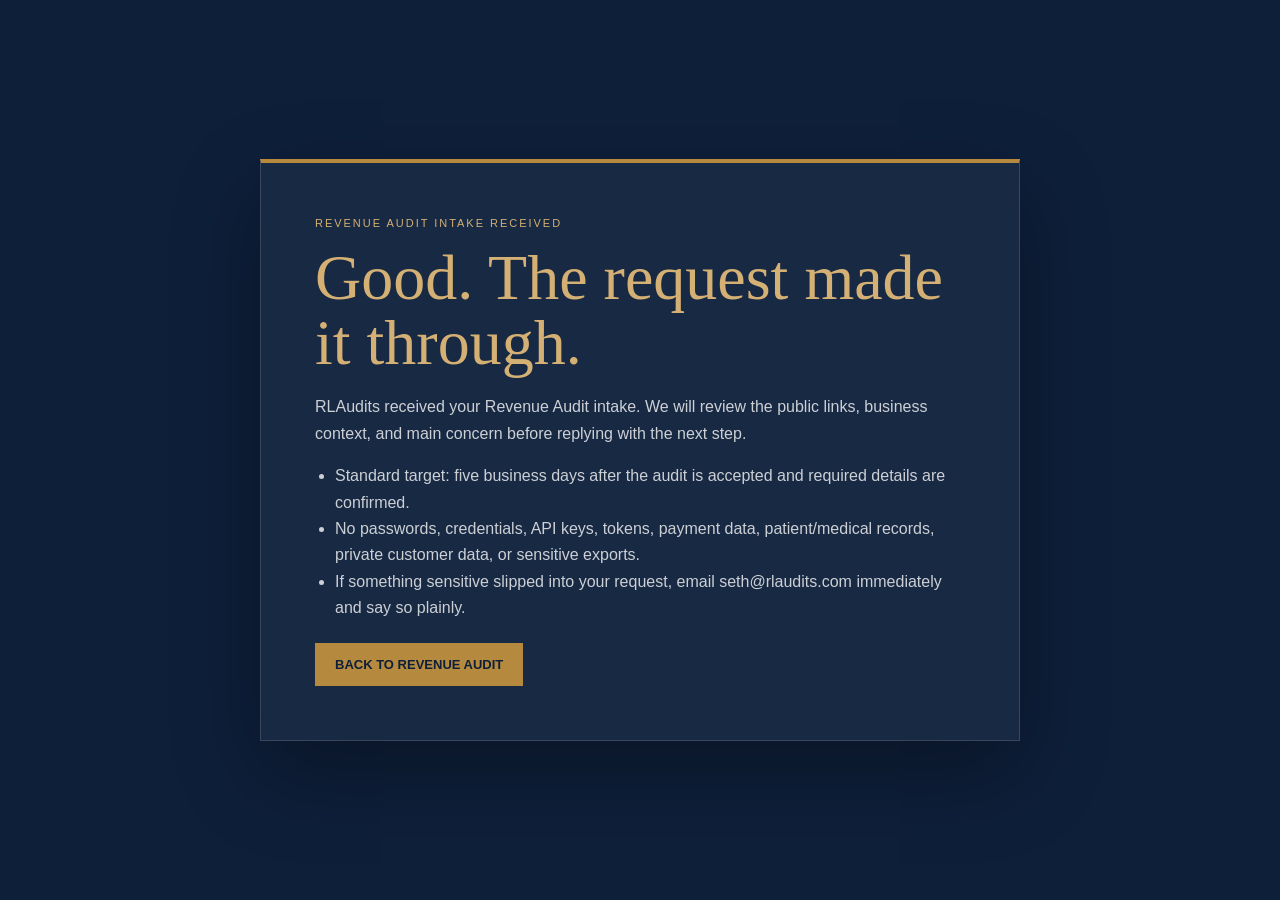
<file: revenue-audit/thank-you.html>
<!DOCTYPE html>
<html lang="en">
<head>
<meta charset="UTF-8">
<meta name="viewport" content="width=device-width, initial-scale=1.0">
<title>Revenue Audit Intake Received — RLAudits</title>
<meta name="description" content="RLAudits received your Revenue Audit intake request.">
<style>
  :root { --navy:#0E1F3A; --gold:#B68A3E; --gold-soft:#D4B074; --paper:#FBFAF6; --cream:#F7F4ED; --rule:#DCD6C6; }
  * { box-sizing: border-box; }
  body { margin:0; min-height:100vh; display:grid; place-items:center; background:var(--navy); color:var(--paper); font-family:Arial, sans-serif; padding:24px; }
  main { width:min(760px, 100%); border:1px solid rgba(255,255,255,.14); border-top:4px solid var(--gold); background:rgba(255,255,255,.045); padding:clamp(28px, 6vw, 54px); box-shadow:0 32px 80px rgba(0,0,0,.32); }
  .tag { font-size:11px; letter-spacing:.18em; text-transform:uppercase; color:var(--gold-soft); margin-bottom:16px; }
  h1 { font-family:Georgia, serif; font-size:clamp(40px, 7vw, 64px); line-height:1.03; font-weight:400; margin:0 0 18px; color:var(--gold-soft); }
  p, li { line-height:1.65; color:rgba(255,255,255,.78); font-size:16px; }
  ul { padding-left:20px; margin:14px 0 22px; }
  .button { display:inline-flex; padding:14px 20px; background:var(--gold); color:var(--navy); font-weight:800; text-transform:uppercase; font-size:13px; text-decoration:none; }
</style>
</head>
<body data-track-service="Revenue Audit">
<main>
  <div class="tag">Revenue Audit intake received</div>
  <h1>Good. The request made it through.</h1>
  <p>RLAudits received your Revenue Audit intake. We will review the public links, business context, and main concern before replying with the next step.</p>
  <ul>
    <li>Standard target: five business days after the audit is accepted and required details are confirmed.</li>
    <li>No passwords, credentials, API keys, tokens, payment data, patient/medical records, private customer data, or sensitive exports.</li>
    <li>If something sensitive slipped into your request, email seth@rlaudits.com immediately and say so plainly.</li>
  </ul>
  <a class="button" href="/revenue-audit/">Back to Revenue Audit</a>
</main>
<script defer src="/assets/rlaudits-tracking.js"></script>
</body>
</html>
</file>
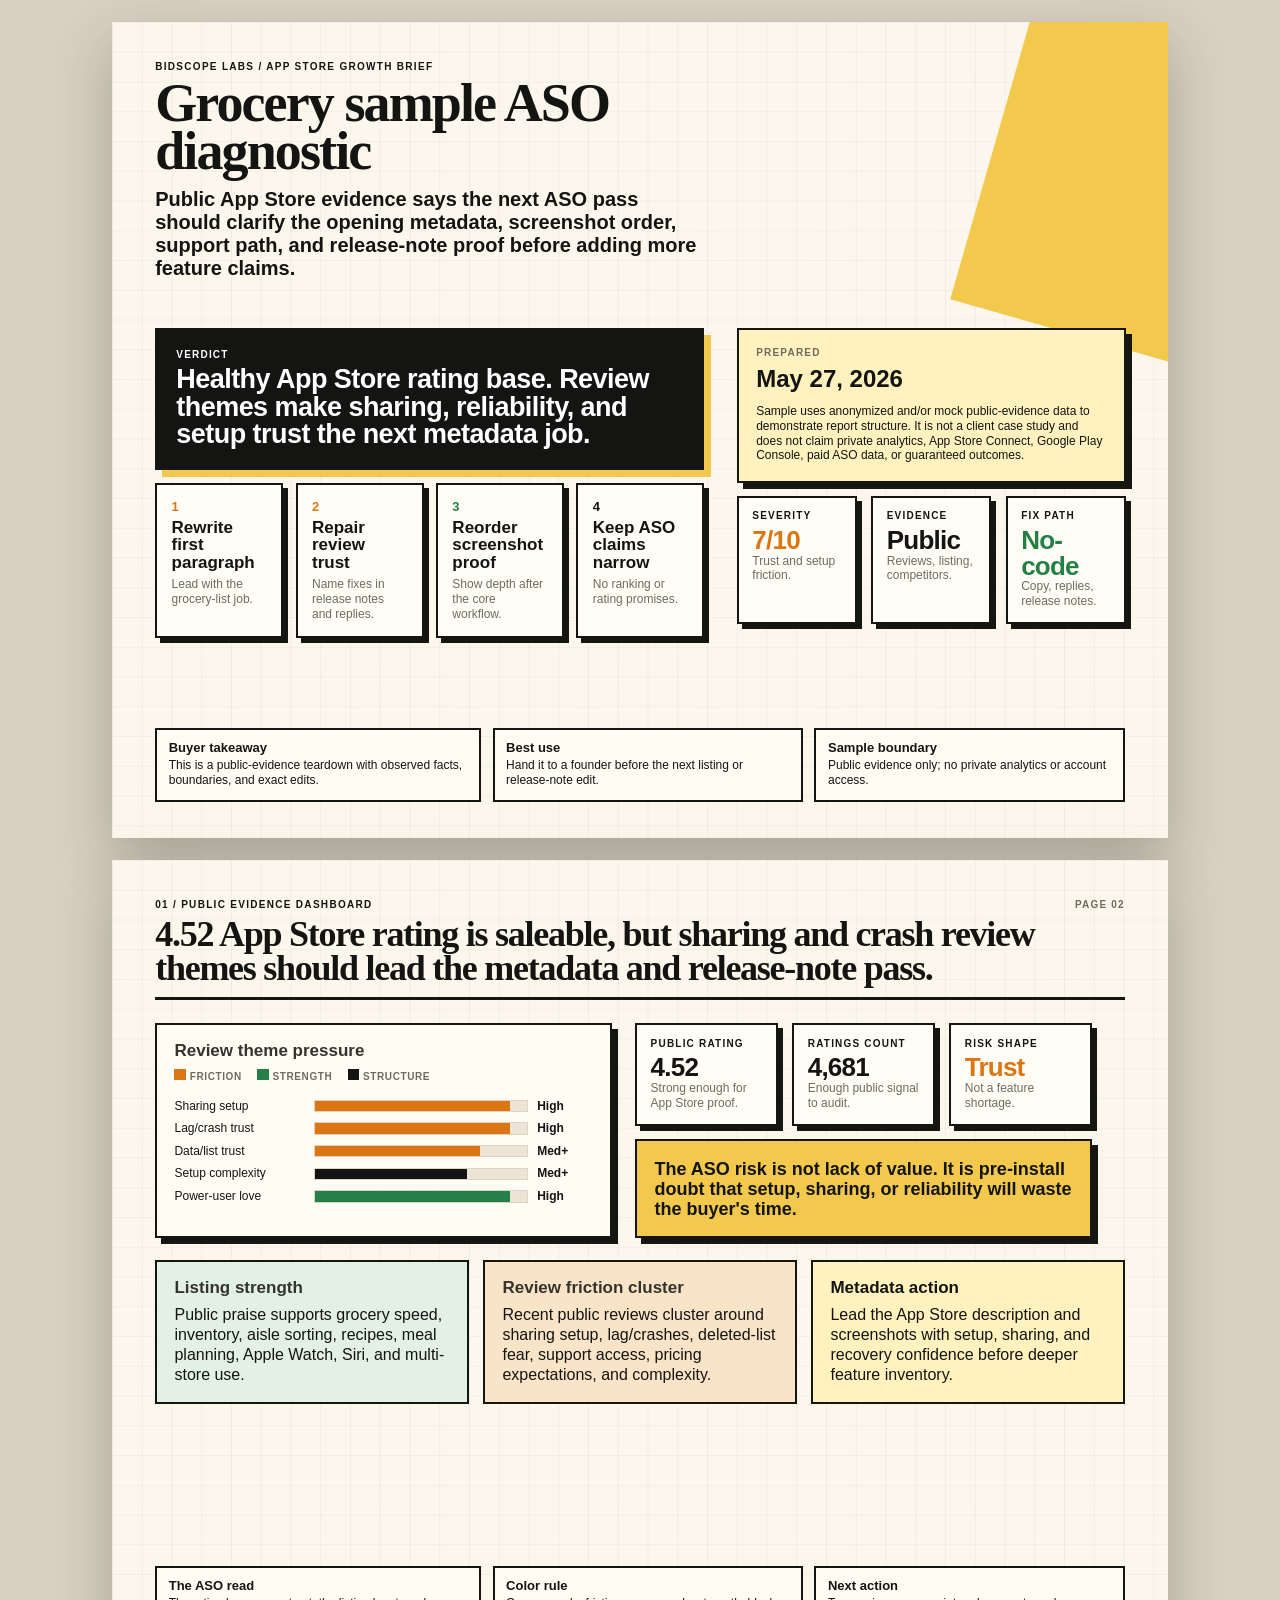
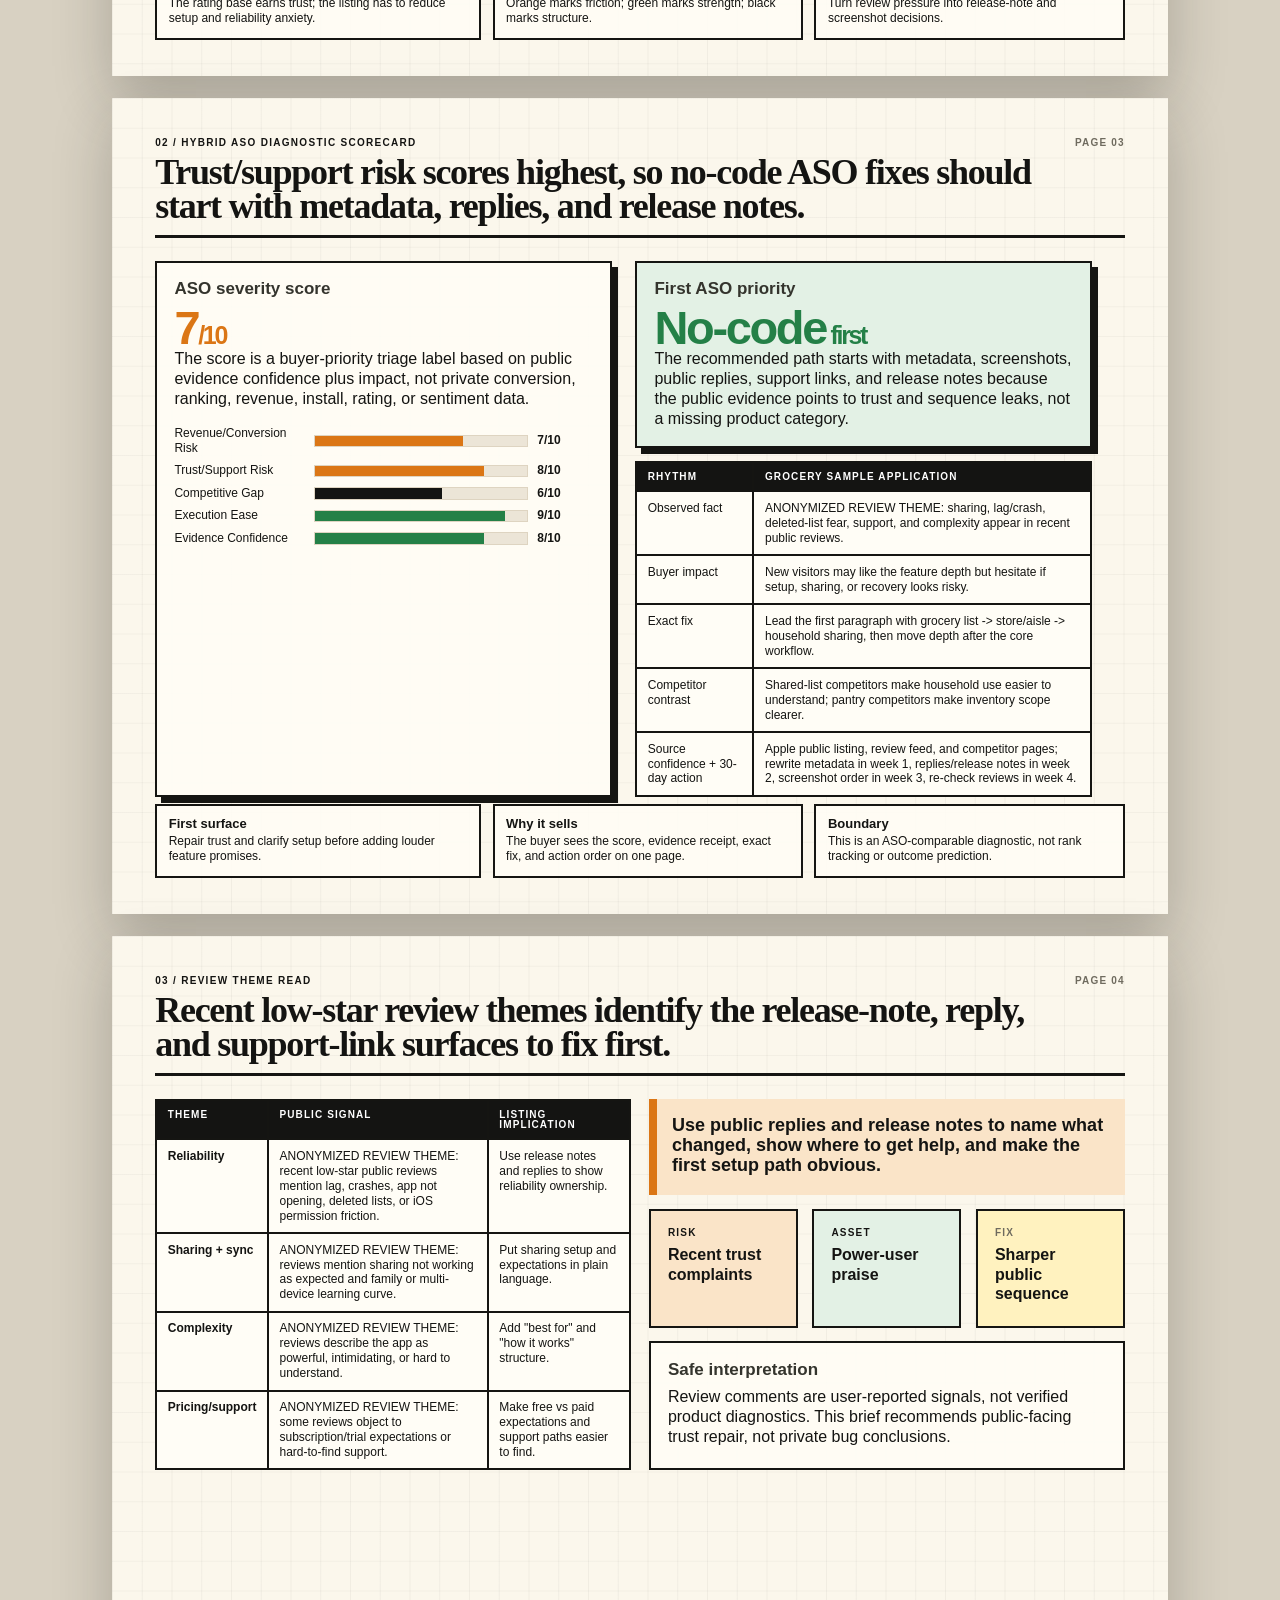
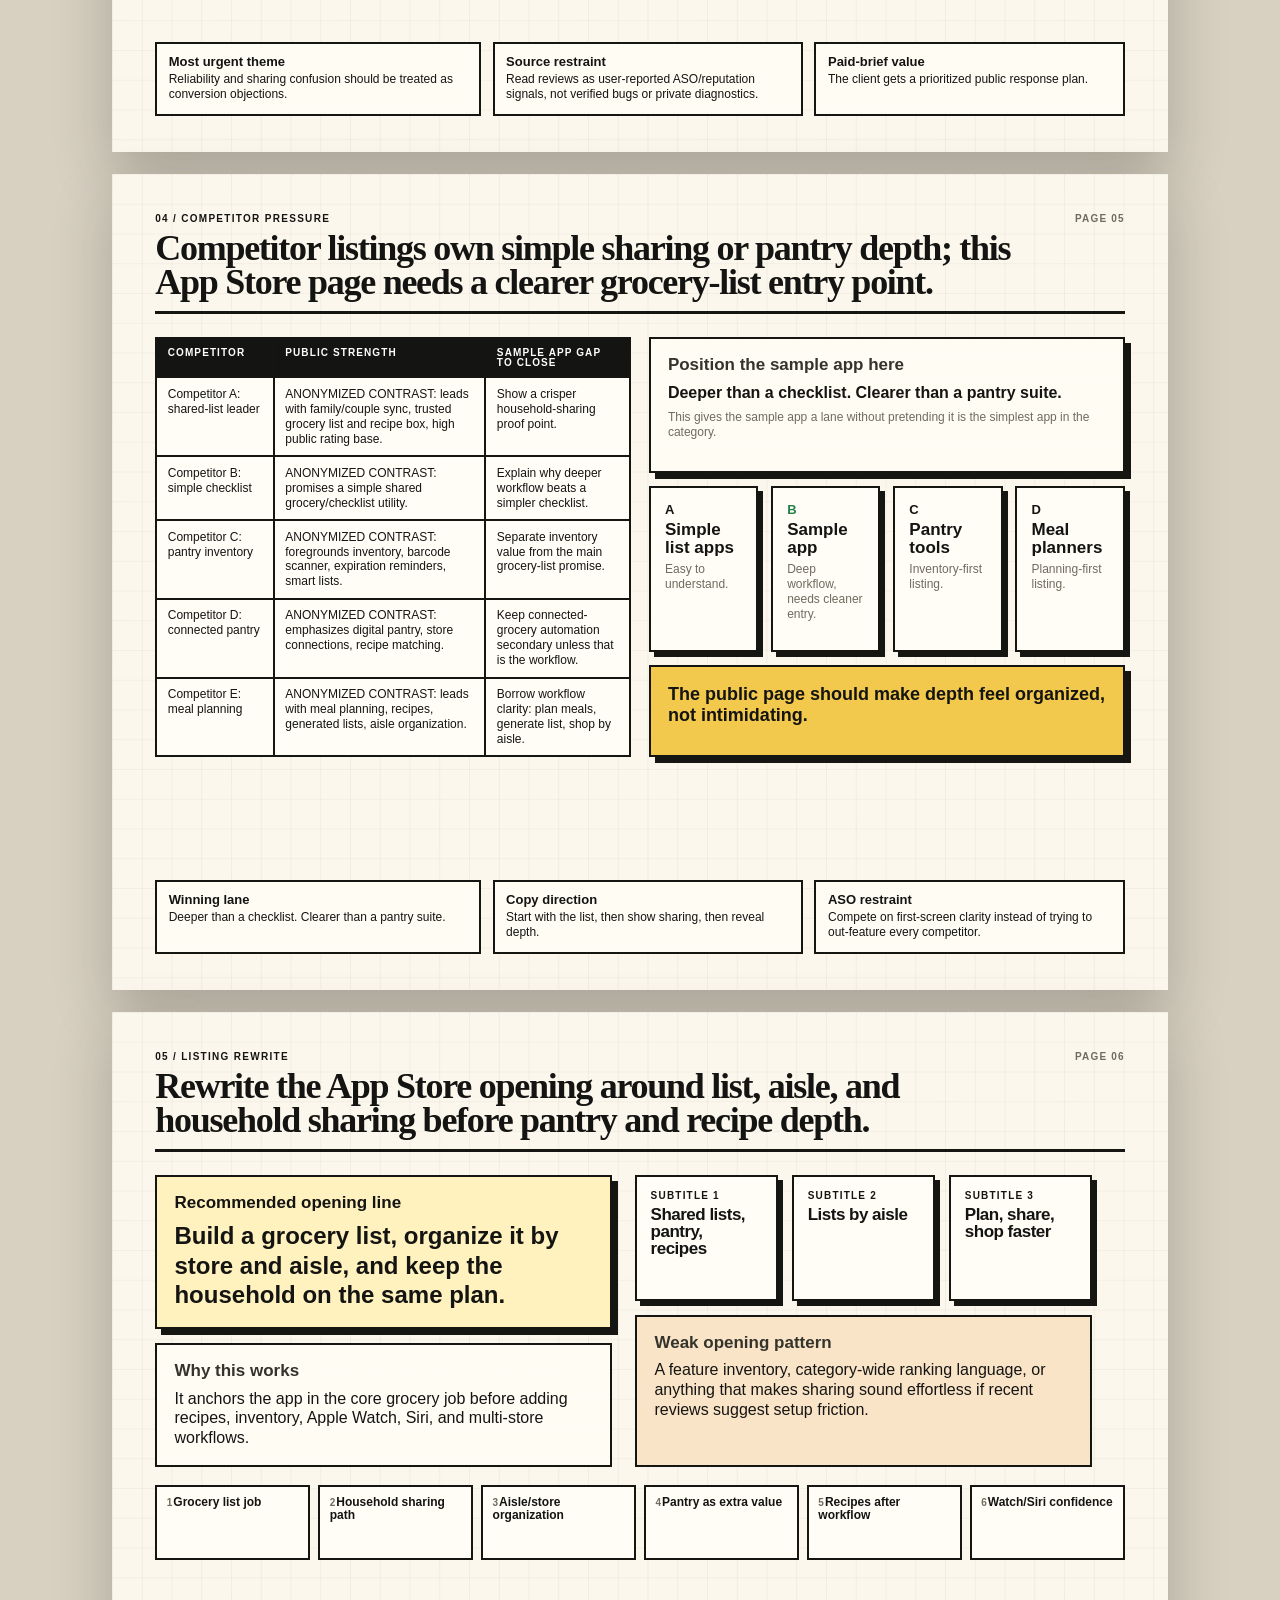
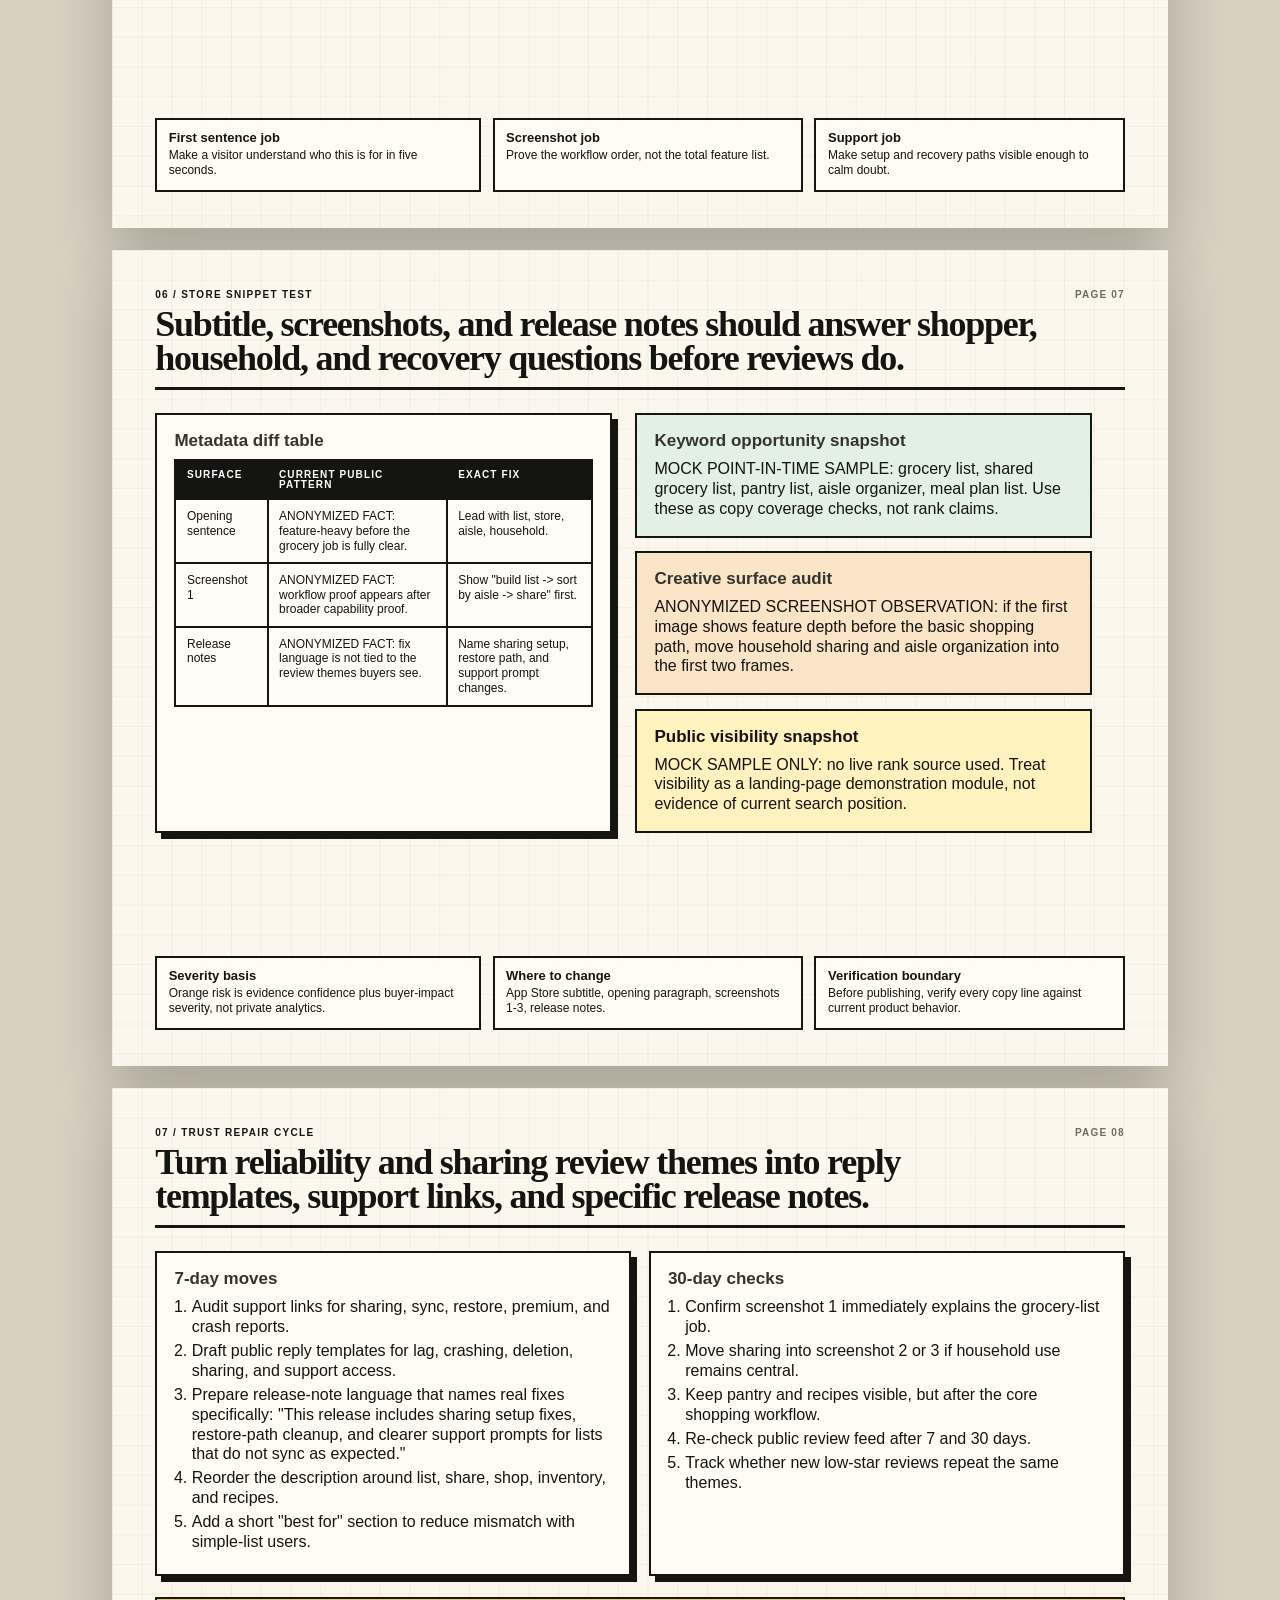
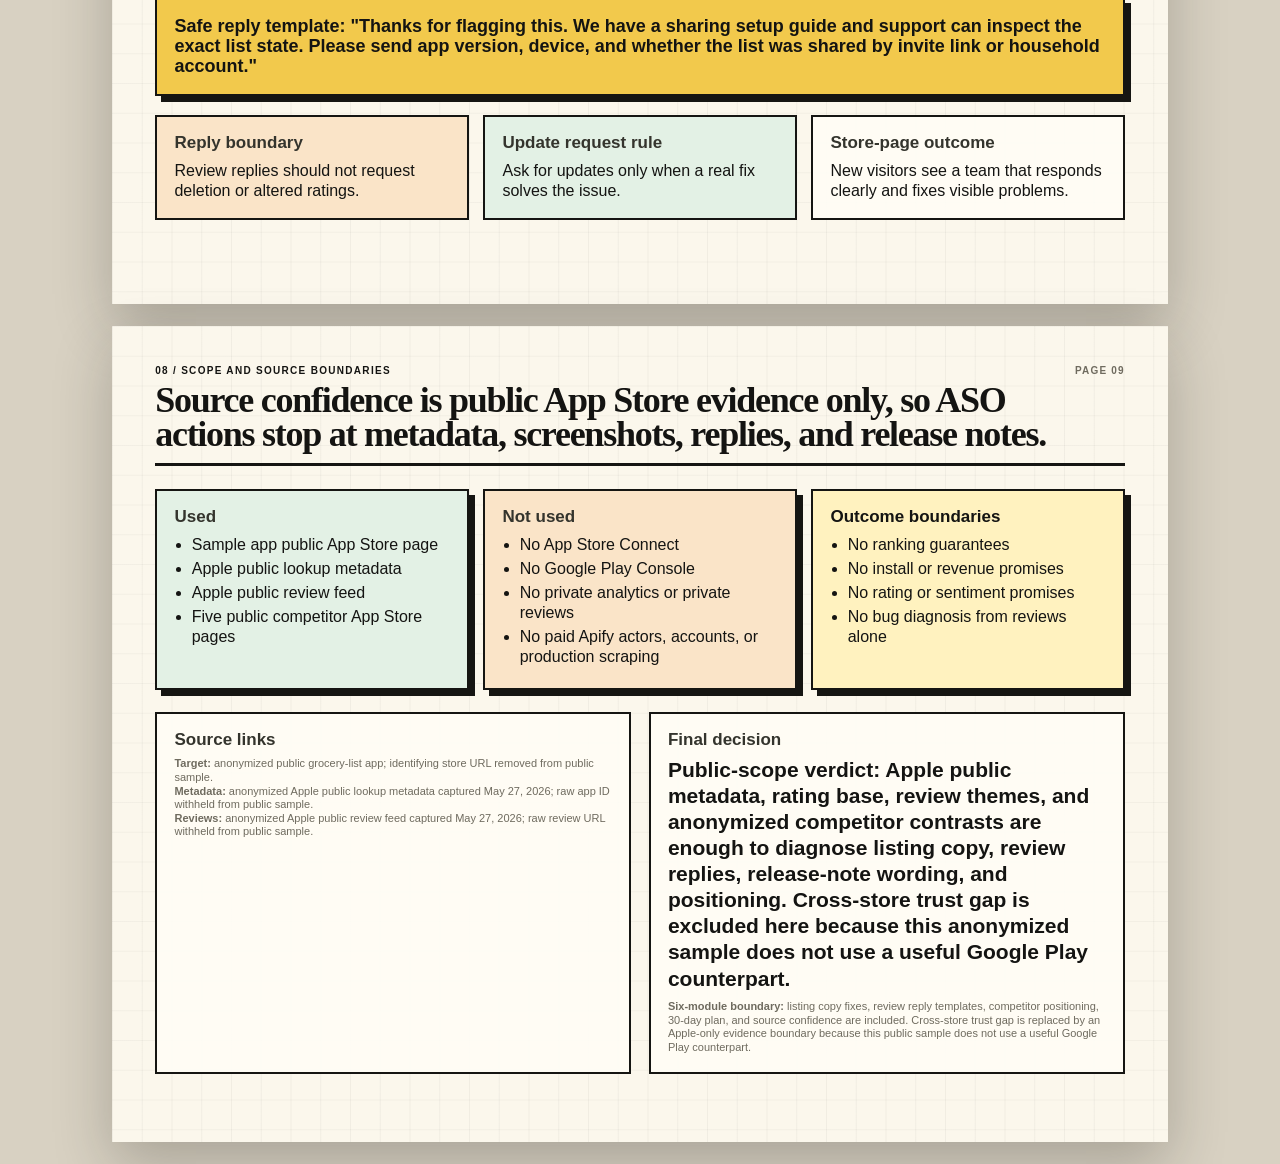
<file: app-store-growth-brief/samples/grocery-app-growth-brief-sample.html>
﻿<!doctype html>
<html lang="en">
<head>
  <meta charset="utf-8">
  <meta name="viewport" content="width=device-width, initial-scale=1">
  <title>App Store Growth Brief - Grocery List Sample App</title>
  <style>
    :root {
      --paper: #fbf7ec;
      --paper-deep: #f1eadb;
      --ink: #141412;
      --soft-ink: #34342d;
      --muted: #6f6b5f;
      --line: #151512;
      --thin: #ded4c1;
      --yellow: #f2c94c;
      --yellow-soft: #fff2bf;
      --green: #248047;
      --green-soft: #e3f1e5;
      --orange: #db7615;
      --orange-soft: #fae4c8;
      --white: #fffdf6;
    }

    * { box-sizing: border-box; }

    html, body {
      margin: 0;
      background: #d8d1c2;
      color: var(--ink);
      font-family: Bahnschrift, "Aptos", "Segoe UI", Verdana, sans-serif;
      line-height: 1.24;
    }

    .slide {
      position: relative;
      width: 11in;
      height: 8.5in;
      margin: 22px auto;
      padding: 0.42in 0.45in;
      overflow: hidden;
      background:
        linear-gradient(90deg, rgba(20,20,18,0.045) 0 1px, transparent 1px 100%),
        linear-gradient(180deg, rgba(20,20,18,0.035) 0 1px, transparent 1px 100%),
        var(--paper);
      background-size: 0.31in 0.31in;
      box-shadow: 0 22px 55px rgba(20, 20, 18, 0.24);
      break-after: page;
      page-break-after: always;
    }

    .slide:last-child { break-after: auto; page-break-after: auto; }

    .slash {
      position: absolute;
      right: -1.35in;
      top: -0.8in;
      width: 3.1in;
      height: 4.2in;
      background: var(--yellow);
      transform: rotate(16deg);
      transform-origin: center;
      z-index: 0;
    }

    .slide > *:not(.slash) { position: relative; z-index: 1; }

    .kicker {
      margin: 0 0 0.08in;
      font: 900 10px/1 Bahnschrift, "Segoe UI", sans-serif;
      letter-spacing: 0.13em;
      text-transform: uppercase;
    }

    h1, h2 {
      margin: 0;
      font-family: Georgia, "Times New Roman", serif;
      letter-spacing: -0.035em;
      color: var(--ink);
    }

    h1 {
      max-width: 5.3in;
      font-size: 54px;
      line-height: 0.88;
    }

    h2 {
      font-size: 36px;
      line-height: 0.94;
    }

    h3 {
      margin: 0 0 0.09in;
      color: var(--soft-ink);
      font: 900 17px/1.05 Bahnschrift, "Segoe UI", sans-serif;
    }

    p { margin: 0; }

    .subhead {
      max-width: 5.7in;
      margin-top: 0.14in;
      font: 800 20px/1.15 Bahnschrift, "Segoe UI", sans-serif;
    }

    .note {
      color: var(--muted);
      font-size: 12px;
    }

    .topbar {
      display: flex;
      justify-content: space-between;
      gap: 0.25in;
      align-items: flex-start;
      margin-bottom: 0.24in;
      padding-bottom: 0.12in;
      border-bottom: 3px solid var(--line);
    }

    .page {
      color: var(--muted);
      font: 900 10px/1 Bahnschrift, "Segoe UI", sans-serif;
      letter-spacing: 0.12em;
      text-transform: uppercase;
      white-space: nowrap;
    }

    .cover-grid {
      display: grid;
      grid-template-columns: 5.72in 4.05in;
      gap: 0.34in;
      margin-top: 0.5in;
      align-items: start;
    }

    .verdict {
      padding: 0.22in;
      color: #fff;
      background: var(--ink);
      box-shadow: 7px 7px 0 var(--yellow);
    }

    .verdict span,
    .label {
      display: block;
      margin-bottom: 0.07in;
      color: inherit;
      font: 900 10px/1 Bahnschrift, "Segoe UI", sans-serif;
      letter-spacing: 0.12em;
      text-transform: uppercase;
    }

    .verdict strong {
      display: block;
      font: 900 27px/1.02 Bahnschrift, "Segoe UI", sans-serif;
      letter-spacing: -0.02em;
    }

    .card-row {
      display: grid;
      grid-template-columns: repeat(4, 1fr);
      gap: 0.12in;
      margin-top: 0.56in;
    }

    .card {
      min-height: 0.86in;
      padding: 0.14in;
      border: 2px solid var(--line);
      background: var(--white);
      box-shadow: 5px 5px 0 var(--line);
    }

    .card strong {
      display: block;
      margin-top: 0.03in;
      font: 900 26px/0.98 Bahnschrift, "Segoe UI", sans-serif;
      letter-spacing: -0.03em;
    }

    .green { color: var(--green) !important; }
    .orange { color: var(--orange) !important; }
    .yellow { color: var(--yellow) !important; }

    .panel {
      padding: 0.18in;
      border: 2px solid var(--line);
      background: rgba(255,253,246,0.92);
    }

    .panel.shadow { box-shadow: 6px 6px 0 var(--line); }
    .panel.yellow { background: var(--yellow-soft); color: var(--ink) !important; }
    .panel.yellow * { color: var(--ink) !important; }
    .panel.yellow .label,
    .panel.yellow .mini-title { color: var(--muted) !important; }
    .panel.green-bg { background: var(--green-soft); }
    .panel.orange-bg { background: var(--orange-soft); }

    .dashboard {
      display: grid;
      grid-template-columns: 4.76in 4.76in;
      gap: 0.24in;
      align-items: stretch;
    }

    .metric-strip {
      display: grid;
      grid-template-columns: repeat(3, 1fr);
      gap: 0.12in;
      margin-top: 0.2in;
    }

    .big-num {
      display: block;
      font: 900 47px/0.9 Bahnschrift, "Segoe UI", sans-serif;
      letter-spacing: -0.05em;
    }

    .bar-list {
      display: grid;
      gap: 0.08in;
    }

    .bar {
      display: grid;
      grid-template-columns: 1.35in 1fr 0.58in;
      align-items: center;
      gap: 0.1in;
      font-size: 12px;
    }

    .bar .track {
      height: 0.13in;
      border: 1px solid var(--thin);
      background: #ece5d7;
    }

    .fill {
      height: 100%;
      background: var(--orange);
    }

    .fill.good { background: var(--green); }
    .fill.neutral { background: var(--ink); }

    .legend {
      display: flex;
      gap: 0.16in;
      margin: 0.08in 0 0.18in;
      color: var(--muted);
      font: 900 10px/1 Bahnschrift, "Segoe UI", sans-serif;
      letter-spacing: 0.06em;
      text-transform: uppercase;
    }

    .legend i {
      display: inline-block;
      width: 0.12in;
      height: 0.12in;
      margin-right: 0.04in;
      vertical-align: -1px;
    }

    .orange-chip { background: var(--orange); }
    .green-chip { background: var(--green); }
    .black-chip { background: var(--ink); }

    table {
      width: 100%;
      border-collapse: collapse;
      background: var(--white);
      font-size: 12px;
    }

    th, td {
      border: 2px solid var(--line);
      padding: 0.09in 0.11in;
      vertical-align: top;
    }

    th {
      color: #fff;
      background: var(--ink);
      font: 900 10px/1 Bahnschrift, "Segoe UI", sans-serif;
      letter-spacing: 0.11em;
      text-transform: uppercase;
      text-align: left;
    }

    td strong {
      font-weight: 900;
      color: var(--ink);
    }

    .three {
      display: grid;
      grid-template-columns: repeat(3, 1fr);
      gap: 0.15in;
    }

    .two {
      display: grid;
      grid-template-columns: 1fr 1fr;
      gap: 0.18in;
    }

    .four {
      display: grid;
      grid-template-columns: repeat(4, 1fr);
      gap: 0.13in;
    }

    .stack {
      display: grid;
      gap: 0.14in;
    }

    ul, ol {
      margin: 0.08in 0 0 0.18in;
      padding: 0;
    }

    li { margin: 0.045in 0; }

    .callout {
      padding: 0.18in;
      border: 2px solid var(--line);
      background: var(--yellow);
      box-shadow: 6px 6px 0 var(--line);
      font: 900 18px/1.12 Bahnschrift, "Segoe UI", sans-serif;
    }

    .mini-title {
      margin-bottom: 0.08in;
      color: var(--muted);
      font: 900 10px/1 Bahnschrift, "Segoe UI", sans-serif;
      letter-spacing: 0.1em;
      text-transform: uppercase;
    }

    .route-card {
      min-height: 1.15in;
      padding: 0.15in;
      border: 2px solid var(--line);
      background: var(--white);
      box-shadow: 5px 5px 0 var(--line);
    }

    .route-card .num {
      display: block;
      margin-bottom: 0.06in;
      font: 900 13px/1 Bahnschrift, "Segoe UI", sans-serif;
    }

    .route-card strong {
      display: block;
      margin-bottom: 0.06in;
      font: 900 17px/1.04 Bahnschrift, "Segoe UI", sans-serif;
    }

    .quote {
      padding: 0.16in;
      border-left: 0.09in solid var(--orange);
      background: var(--orange-soft);
      font: 900 18px/1.13 Bahnschrift, "Segoe UI", sans-serif;
    }

    .flow {
      display: grid;
      grid-template-columns: repeat(6, 1fr);
      gap: 0.08in;
      margin-top: 0.18in;
    }

    .flow div {
      min-height: 0.78in;
      padding: 0.1in;
      border: 2px solid var(--line);
      background: var(--white);
      font: 900 12px/1.06 Bahnschrift, "Segoe UI", sans-serif;
    }

    .source {
      color: var(--muted);
      font-size: 11px;
      word-break: break-word;
    }

    .bottom-strip {
      position: absolute;
      left: 0.45in;
      right: 0.45in;
      bottom: 0.38in;
      display: grid;
      grid-template-columns: 1.05fr 1fr 1fr;
      gap: 0.12in;
      z-index: 1;
    }

    .slide > .bottom-strip {
      position: absolute;
    }

    .bottom-strip div {
      min-height: 0.68in;
      padding: 0.12in;
      border: 2px solid var(--line);
      background: rgba(255,253,246,0.9);
      font-size: 12px;
    }

    .bottom-strip strong {
      display: block;
      margin-bottom: 0.04in;
      font: 900 13px/1.02 Bahnschrift, "Segoe UI", sans-serif;
    }

    a { color: var(--ink); text-decoration-thickness: 1px; }

    @page { size: Letter landscape; margin: 0; }

    @media print {
      body { background: #fff; }
      .slide {
        width: 11in;
        height: 8.5in;
        margin: 0;
        box-shadow: none;
      }
    }
  </style>
</head>
<body data-track-service="App Store Growth Brief">
  <section class="slide">
    <div class="slash"></div>
    <p class="kicker">BidScope Labs / App Store Growth Brief</p>
    <h1>Grocery sample ASO diagnostic</h1>
    <p class="subhead">Public App Store evidence says the next ASO pass should clarify the opening metadata, screenshot order, support path, and release-note proof before adding more feature claims.</p>

    <div class="cover-grid">
      <div class="stack">
        <div class="verdict">
          <span>Verdict</span>
          <strong>Healthy App Store rating base. Review themes make sharing, reliability, and setup trust the next metadata job.</strong>
        </div>
        <div class="four">
          <div class="route-card"><span class="num orange">1</span><strong>Rewrite first paragraph</strong><p class="note">Lead with the grocery-list job.</p></div>
          <div class="route-card"><span class="num orange">2</span><strong>Repair review trust</strong><p class="note">Name fixes in release notes and replies.</p></div>
          <div class="route-card"><span class="num green">3</span><strong>Reorder screenshot proof</strong><p class="note">Show depth after the core workflow.</p></div>
          <div class="route-card"><span class="num">4</span><strong>Keep ASO claims narrow</strong><p class="note">No ranking or rating promises.</p></div>
        </div>
      </div>
      <div class="stack">
        <div class="panel shadow yellow">
          <span class="label">Prepared</span>
          <strong style="font-size:24px;">May 27, 2026</strong>
          <p class="note" style="margin-top:0.1in;">Sample uses anonymized and/or mock public-evidence data to demonstrate report structure. It is not a client case study and does not claim private analytics, App Store Connect, Google Play Console, paid ASO data, or guaranteed outcomes.</p>
        </div>
        <div class="three">
          <div class="card"><span class="label">Severity</span><strong class="orange">7/10</strong><p class="note">Trust and setup friction.</p></div>
          <div class="card"><span class="label">Evidence</span><strong>Public</strong><p class="note">Reviews, listing, competitors.</p></div>
          <div class="card"><span class="label">Fix path</span><strong class="green">No-code</strong><p class="note">Copy, replies, release notes.</p></div>
        </div>
      </div>
    </div>
    <div class="bottom-strip">
      <div><strong>Buyer takeaway</strong>This is a public-evidence teardown with observed facts, boundaries, and exact edits.</div>
      <div><strong>Best use</strong>Hand it to a founder before the next listing or release-note edit.</div>
      <div><strong>Sample boundary</strong>Public evidence only; no private analytics or account access.</div>
    </div>
  </section>

  <section class="slide">
    <div class="topbar">
      <div><p class="kicker">01 / Public evidence dashboard</p><h2>4.52 App Store rating is saleable, but sharing and crash review themes should lead the metadata and release-note pass.</h2></div>
      <div class="page">Page 02</div>
    </div>
    <div class="dashboard">
      <div class="panel shadow">
        <h3>Review theme pressure</h3>
        <div class="legend">
          <span><i class="orange-chip"></i>Friction</span>
          <span><i class="green-chip"></i>Strength</span>
          <span><i class="black-chip"></i>Structure</span>
        </div>
        <div class="bar-list">
          <div class="bar"><span>Sharing setup</span><div class="track"><div class="fill" style="width:92%"></div></div><strong>High</strong></div>
          <div class="bar"><span>Lag/crash trust</span><div class="track"><div class="fill" style="width:92%"></div></div><strong>High</strong></div>
          <div class="bar"><span>Data/list trust</span><div class="track"><div class="fill" style="width:78%"></div></div><strong>Med+</strong></div>
          <div class="bar"><span>Setup complexity</span><div class="track"><div class="fill neutral" style="width:72%"></div></div><strong>Med+</strong></div>
          <div class="bar"><span>Power-user love</span><div class="track"><div class="fill good" style="width:92%"></div></div><strong>High</strong></div>
        </div>
      </div>
      <div class="stack">
        <div class="three">
          <div class="card"><span class="label">Public rating</span><strong>4.52</strong><p class="note">Strong enough for App Store proof.</p></div>
          <div class="card"><span class="label">Ratings count</span><strong>4,681</strong><p class="note">Enough public signal to audit.</p></div>
          <div class="card"><span class="label">Risk shape</span><strong class="orange">Trust</strong><p class="note">Not a feature shortage.</p></div>
        </div>
        <div class="callout">The ASO risk is not lack of value. It is pre-install doubt that setup, sharing, or reliability will waste the buyer's time.</div>
      </div>
    </div>
    <div class="three" style="margin-top:0.22in;">
      <div class="panel green-bg"><h3>Listing strength</h3><p>Public praise supports grocery speed, inventory, aisle sorting, recipes, meal planning, Apple Watch, Siri, and multi-store use.</p></div>
      <div class="panel orange-bg"><h3>Review friction cluster</h3><p>Recent public reviews cluster around sharing setup, lag/crashes, deleted-list fear, support access, pricing expectations, and complexity.</p></div>
      <div class="panel yellow"><h3>Metadata action</h3><p>Lead the App Store description and screenshots with setup, sharing, and recovery confidence before deeper feature inventory.</p></div>
    </div>
    <div class="bottom-strip">
      <div><strong>The ASO read</strong>The rating base earns trust; the listing has to reduce setup and reliability anxiety.</div>
      <div><strong>Color rule</strong>Orange marks friction; green marks strength; black marks structure.</div>
      <div><strong>Next action</strong>Turn review pressure into release-note and screenshot decisions.</div>
    </div>
  </section>

  <section class="slide">
    <div class="topbar">
      <div><p class="kicker">02 / Hybrid ASO diagnostic scorecard</p><h2>Trust/support risk scores highest, so no-code ASO fixes should start with metadata, replies, and release notes.</h2></div>
      <div class="page">Page 03</div>
    </div>
    <div class="dashboard">
      <div class="panel shadow">
        <h3>ASO severity score</h3>
        <span class="big-num orange">7<span style="font-size:25px;">/10</span></span>
        <p>The score is a buyer-priority triage label based on public evidence confidence plus impact, not private conversion, ranking, revenue, install, rating, or sentiment data.</p>
        <div class="bar-list" style="margin-top:0.18in;">
          <div class="bar"><span>Revenue/Conversion Risk</span><div class="track"><div class="fill" style="width:70%"></div></div><strong>7/10</strong></div>
          <div class="bar"><span>Trust/Support Risk</span><div class="track"><div class="fill" style="width:80%"></div></div><strong>8/10</strong></div>
          <div class="bar"><span>Competitive Gap</span><div class="track"><div class="fill neutral" style="width:60%"></div></div><strong>6/10</strong></div>
          <div class="bar"><span>Execution Ease</span><div class="track"><div class="fill good" style="width:90%"></div></div><strong>9/10</strong></div>
          <div class="bar"><span>Evidence Confidence</span><div class="track"><div class="fill good" style="width:80%"></div></div><strong>8/10</strong></div>
        </div>
      </div>
      <div class="stack">
        <div class="panel shadow green-bg">
          <h3>First ASO priority</h3>
          <span class="big-num green">No-code<span style="font-size:25px;"> first</span></span>
          <p>The recommended path starts with metadata, screenshots, public replies, support links, and release notes because the public evidence points to trust and sequence leaks, not a missing product category.</p>
        </div>
        <table>
          <thead><tr><th>Rhythm</th><th>Grocery sample application</th></tr></thead>
          <tbody>
            <tr><td>Observed fact</td><td>ANONYMIZED REVIEW THEME: sharing, lag/crash, deleted-list fear, support, and complexity appear in recent public reviews.</td></tr>
            <tr><td>Buyer impact</td><td>New visitors may like the feature depth but hesitate if setup, sharing, or recovery looks risky.</td></tr>
            <tr><td>Exact fix</td><td>Lead the first paragraph with grocery list -> store/aisle -> household sharing, then move depth after the core workflow.</td></tr>
            <tr><td>Competitor contrast</td><td>Shared-list competitors make household use easier to understand; pantry competitors make inventory scope clearer.</td></tr>
            <tr><td>Source confidence + 30-day action</td><td>Apple public listing, review feed, and competitor pages; rewrite metadata in week 1, replies/release notes in week 2, screenshot order in week 3, re-check reviews in week 4.</td></tr>
          </tbody>
        </table>
      </div>
    </div>
    <div class="bottom-strip">
      <div><strong>First surface</strong>Repair trust and clarify setup before adding louder feature promises.</div>
      <div><strong>Why it sells</strong>The buyer sees the score, evidence receipt, exact fix, and action order on one page.</div>
      <div><strong>Boundary</strong>This is an ASO-comparable diagnostic, not rank tracking or outcome prediction.</div>
    </div>
  </section>

  <section class="slide">
    <div class="topbar">
      <div><p class="kicker">03 / Review theme read</p><h2>Recent low-star review themes identify the release-note, reply, and support-link surfaces to fix first.</h2></div>
      <div class="page">Page 04</div>
    </div>
    <div class="two">
      <table>
        <thead><tr><th>Theme</th><th>Public signal</th><th>Listing implication</th></tr></thead>
        <tbody>
          <tr><td><strong>Reliability</strong></td><td>ANONYMIZED REVIEW THEME: recent low-star public reviews mention lag, crashes, app not opening, deleted lists, or iOS permission friction.</td><td>Use release notes and replies to show reliability ownership.</td></tr>
          <tr><td><strong>Sharing + sync</strong></td><td>ANONYMIZED REVIEW THEME: reviews mention sharing not working as expected and family or multi-device learning curve.</td><td>Put sharing setup and expectations in plain language.</td></tr>
          <tr><td><strong>Complexity</strong></td><td>ANONYMIZED REVIEW THEME: reviews describe the app as powerful, intimidating, or hard to understand.</td><td>Add "best for" and "how it works" structure.</td></tr>
          <tr><td><strong>Pricing/support</strong></td><td>ANONYMIZED REVIEW THEME: some reviews object to subscription/trial expectations or hard-to-find support.</td><td>Make free vs paid expectations and support paths easier to find.</td></tr>
        </tbody>
      </table>
      <div class="stack">
        <div class="quote">Use public replies and release notes to name what changed, show where to get help, and make the first setup path obvious.</div>
        <div class="three">
          <div class="panel orange-bg"><span class="label">Risk</span><strong>Recent trust complaints</strong></div>
          <div class="panel green-bg"><span class="label">Asset</span><strong>Power-user praise</strong></div>
          <div class="panel yellow"><span class="label">Fix</span><strong>Sharper public sequence</strong></div>
        </div>
        <div class="panel">
          <h3>Safe interpretation</h3>
          <p>Review comments are user-reported signals, not verified product diagnostics. This brief recommends public-facing trust repair, not private bug conclusions.</p>
        </div>
      </div>
    </div>
    <div class="bottom-strip">
      <div><strong>Most urgent theme</strong>Reliability and sharing confusion should be treated as conversion objections.</div>
      <div><strong>Source restraint</strong>Read reviews as user-reported ASO/reputation signals, not verified bugs or private diagnostics.</div>
      <div><strong>Paid-brief value</strong>The client gets a prioritized public response plan.</div>
    </div>
  </section>

  <section class="slide">
    <div class="topbar">
      <div><p class="kicker">04 / Competitor pressure</p><h2>Competitor listings own simple sharing or pantry depth; this App Store page needs a clearer grocery-list entry point.</h2></div>
      <div class="page">Page 05</div>
    </div>
    <div class="two">
      <table>
        <thead><tr><th>Competitor</th><th>Public strength</th><th>Sample app gap to close</th></tr></thead>
        <tbody>
          <tr><td>Competitor A: shared-list leader</td><td>ANONYMIZED CONTRAST: leads with family/couple sync, trusted grocery list and recipe box, high public rating base.</td><td>Show a crisper household-sharing proof point.</td></tr>
          <tr><td>Competitor B: simple checklist</td><td>ANONYMIZED CONTRAST: promises a simple shared grocery/checklist utility.</td><td>Explain why deeper workflow beats a simpler checklist.</td></tr>
          <tr><td>Competitor C: pantry inventory</td><td>ANONYMIZED CONTRAST: foregrounds inventory, barcode scanner, expiration reminders, smart lists.</td><td>Separate inventory value from the main grocery-list promise.</td></tr>
          <tr><td>Competitor D: connected pantry</td><td>ANONYMIZED CONTRAST: emphasizes digital pantry, store connections, recipe matching.</td><td>Keep connected-grocery automation secondary unless that is the workflow.</td></tr>
          <tr><td>Competitor E: meal planning</td><td>ANONYMIZED CONTRAST: leads with meal planning, recipes, generated lists, aisle organization.</td><td>Borrow workflow clarity: plan meals, generate list, shop by aisle.</td></tr>
        </tbody>
      </table>
      <div class="stack">
        <div class="panel shadow">
          <h3>Position the sample app here</h3>
          <p><strong>Deeper than a checklist. Clearer than a pantry suite.</strong></p>
          <p class="note" style="margin-top:0.08in;">This gives the sample app a lane without pretending it is the simplest app in the category.</p>
        </div>
        <div class="four">
          <div class="route-card"><span class="num">A</span><strong>Simple list apps</strong><p class="note">Easy to understand.</p></div>
          <div class="route-card"><span class="num green">B</span><strong>Sample app</strong><p class="note">Deep workflow, needs cleaner entry.</p></div>
          <div class="route-card"><span class="num">C</span><strong>Pantry tools</strong><p class="note">Inventory-first listing.</p></div>
          <div class="route-card"><span class="num">D</span><strong>Meal planners</strong><p class="note">Planning-first listing.</p></div>
        </div>
        <div class="callout">The public page should make depth feel organized, not intimidating.</div>
      </div>
    </div>
    <div class="bottom-strip">
      <div><strong>Winning lane</strong>Deeper than a checklist. Clearer than a pantry suite.</div>
      <div><strong>Copy direction</strong>Start with the list, then show sharing, then reveal depth.</div>
      <div><strong>ASO restraint</strong>Compete on first-screen clarity instead of trying to out-feature every competitor.</div>
    </div>
  </section>

  <section class="slide">
    <div class="topbar">
      <div><p class="kicker">05 / Listing rewrite</p><h2>Rewrite the App Store opening around list, aisle, and household sharing before pantry and recipe depth.</h2></div>
      <div class="page">Page 06</div>
    </div>
    <div class="dashboard">
      <div class="stack">
        <div class="panel shadow yellow">
          <h3>Recommended opening line</h3>
          <p style="font-size:24px;font-weight:900;">Build a grocery list, organize it by store and aisle, and keep the household on the same plan.</p>
        </div>
        <div class="panel">
          <h3>Why this works</h3>
          <p>It anchors the app in the core grocery job before adding recipes, inventory, Apple Watch, Siri, and multi-store workflows.</p>
        </div>
      </div>
      <div class="stack">
        <div class="three">
          <div class="card"><span class="label">Subtitle 1</span><strong style="font-size:17px;">Shared lists, pantry, recipes</strong></div>
          <div class="card"><span class="label">Subtitle 2</span><strong style="font-size:17px;">Lists by aisle</strong></div>
          <div class="card"><span class="label">Subtitle 3</span><strong style="font-size:17px;">Plan, share, shop faster</strong></div>
        </div>
        <div class="panel orange-bg">
          <h3>Weak opening pattern</h3>
          <p>A feature inventory, category-wide ranking language, or anything that makes sharing sound effortless if recent reviews suggest setup friction.</p>
        </div>
      </div>
    </div>
    <div class="flow">
      <div><span class="mini-title">1</span>Grocery list job</div>
      <div><span class="mini-title">2</span>Household sharing path</div>
      <div><span class="mini-title">3</span>Aisle/store organization</div>
      <div><span class="mini-title">4</span>Pantry as extra value</div>
      <div><span class="mini-title">5</span>Recipes after workflow</div>
      <div><span class="mini-title">6</span>Watch/Siri confidence</div>
    </div>
    <div class="bottom-strip">
      <div><strong>First sentence job</strong>Make a visitor understand who this is for in five seconds.</div>
      <div><strong>Screenshot job</strong>Prove the workflow order, not the total feature list.</div>
      <div><strong>Support job</strong>Make setup and recovery paths visible enough to calm doubt.</div>
    </div>
  </section>

  <section class="slide">
    <div class="topbar">
      <div><p class="kicker">06 / Store snippet test</p><h2>Subtitle, screenshots, and release notes should answer shopper, household, and recovery questions before reviews do.</h2></div>
      <div class="page">Page 07</div>
    </div>
    <div class="dashboard">
      <div class="panel shadow">
        <h3>Metadata diff table</h3>
        <table>
          <thead><tr><th>Surface</th><th>Current public pattern</th><th>Exact fix</th></tr></thead>
          <tbody>
            <tr><td>Opening sentence</td><td>ANONYMIZED FACT: feature-heavy before the grocery job is fully clear.</td><td>Lead with list, store, aisle, household.</td></tr>
            <tr><td>Screenshot 1</td><td>ANONYMIZED FACT: workflow proof appears after broader capability proof.</td><td>Show "build list -> sort by aisle -> share" first.</td></tr>
            <tr><td>Release notes</td><td>ANONYMIZED FACT: fix language is not tied to the review themes buyers see.</td><td>Name sharing setup, restore path, and support prompt changes.</td></tr>
          </tbody>
        </table>
      </div>
      <div class="stack">
        <div class="panel green-bg">
          <h3>Keyword opportunity snapshot</h3>
          <p>MOCK POINT-IN-TIME SAMPLE: grocery list, shared grocery list, pantry list, aisle organizer, meal plan list. Use these as copy coverage checks, not rank claims.</p>
        </div>
        <div class="panel orange-bg">
          <h3>Creative surface audit</h3>
          <p>ANONYMIZED SCREENSHOT OBSERVATION: if the first image shows feature depth before the basic shopping path, move household sharing and aisle organization into the first two frames.</p>
        </div>
        <div class="panel yellow">
          <h3>Public visibility snapshot</h3>
          <p>MOCK SAMPLE ONLY: no live rank source used. Treat visibility as a landing-page demonstration module, not evidence of current search position.</p>
        </div>
      </div>
    </div>
    <div class="bottom-strip">
      <div><strong>Severity basis</strong>Orange risk is evidence confidence plus buyer-impact severity, not private analytics.</div>
      <div><strong>Where to change</strong>App Store subtitle, opening paragraph, screenshots 1-3, release notes.</div>
      <div><strong>Verification boundary</strong>Before publishing, verify every copy line against current product behavior.</div>
    </div>
  </section>

  <section class="slide">
    <div class="topbar">
      <div><p class="kicker">07 / Trust repair cycle</p><h2>Turn reliability and sharing review themes into reply templates, support links, and specific release notes.</h2></div>
      <div class="page">Page 08</div>
    </div>
    <div class="two">
      <div class="panel shadow">
        <h3>7-day moves</h3>
        <ol>
          <li>Audit support links for sharing, sync, restore, premium, and crash reports.</li>
          <li>Draft public reply templates for lag, crashing, deletion, sharing, and support access.</li>
          <li>Prepare release-note language that names real fixes specifically: "This release includes sharing setup fixes, restore-path cleanup, and clearer support prompts for lists that do not sync as expected."</li>
          <li>Reorder the description around list, share, shop, inventory, and recipes.</li>
          <li>Add a short "best for" section to reduce mismatch with simple-list users.</li>
        </ol>
      </div>
      <div class="panel shadow">
        <h3>30-day checks</h3>
        <ol>
          <li>Confirm screenshot 1 immediately explains the grocery-list job.</li>
          <li>Move sharing into screenshot 2 or 3 if household use remains central.</li>
          <li>Keep pantry and recipes visible, but after the core shopping workflow.</li>
          <li>Re-check public review feed after 7 and 30 days.</li>
          <li>Track whether new low-star reviews repeat the same themes.</li>
        </ol>
      </div>
    </div>
    <div class="callout" style="margin-top:0.22in;">Safe reply template: "Thanks for flagging this. We have a sharing setup guide and support can inspect the exact list state. Please send app version, device, and whether the list was shared by invite link or household account."</div>
    <div class="three" style="margin-top:0.2in;">
      <div class="panel orange-bg"><h3>Reply boundary</h3><p>Review replies should not request deletion or altered ratings.</p></div>
      <div class="panel green-bg"><h3>Update request rule</h3><p>Ask for updates only when a real fix solves the issue.</p></div>
      <div class="panel"><h3>Store-page outcome</h3><p>New visitors see a team that responds clearly and fixes visible problems.</p></div>
    </div>
  </section>

  <section class="slide">
    <div class="topbar">
      <div><p class="kicker">08 / Scope and source boundaries</p><h2>Source confidence is public App Store evidence only, so ASO actions stop at metadata, screenshots, replies, and release notes.</h2></div>
      <div class="page">Page 09</div>
    </div>
    <div class="three">
      <div class="panel shadow green-bg">
        <h3>Used</h3>
        <ul>
          <li>Sample app public App Store page</li>
          <li>Apple public lookup metadata</li>
          <li>Apple public review feed</li>
          <li>Five public competitor App Store pages</li>
        </ul>
      </div>
      <div class="panel shadow orange-bg">
        <h3>Not used</h3>
        <ul>
          <li>No App Store Connect</li>
          <li>No Google Play Console</li>
          <li>No private analytics or private reviews</li>
          <li>No paid Apify actors, accounts, or production scraping</li>
        </ul>
      </div>
      <div class="panel shadow yellow">
        <h3>Outcome boundaries</h3>
        <ul>
          <li>No ranking guarantees</li>
          <li>No install or revenue promises</li>
          <li>No rating or sentiment promises</li>
          <li>No bug diagnosis from reviews alone</li>
        </ul>
      </div>
    </div>
    <div class="two" style="margin-top:0.22in;">
      <div class="panel">
        <h3>Source links</h3>
        <p class="source"><strong>Target:</strong> anonymized public grocery-list app; identifying store URL removed from public sample.</p>
        <p class="source"><strong>Metadata:</strong> anonymized Apple public lookup metadata captured May 27, 2026; raw app ID withheld from public sample.</p>
        <p class="source"><strong>Reviews:</strong> anonymized Apple public review feed captured May 27, 2026; raw review URL withheld from public sample.</p>
      </div>
      <div class="panel">
        <h3>Final decision</h3>
        <p style="font-size:21px;font-weight:900;">Public-scope verdict: Apple public metadata, rating base, review themes, and anonymized competitor contrasts are enough to diagnose listing copy, review replies, release-note wording, and positioning. Cross-store trust gap is excluded here because this anonymized sample does not use a useful Google Play counterpart.</p>
        <p class="source" style="margin-top:0.09in;"><strong>Six-module boundary:</strong> listing copy fixes, review reply templates, competitor positioning, 30-day plan, and source confidence are included. Cross-store trust gap is replaced by an Apple-only evidence boundary because this public sample does not use a useful Google Play counterpart.</p>
      </div>
    </div>
  </section>
<script defer src="/assets/rlaudits-tracking.js"></script>
</body>
</html>
</file>
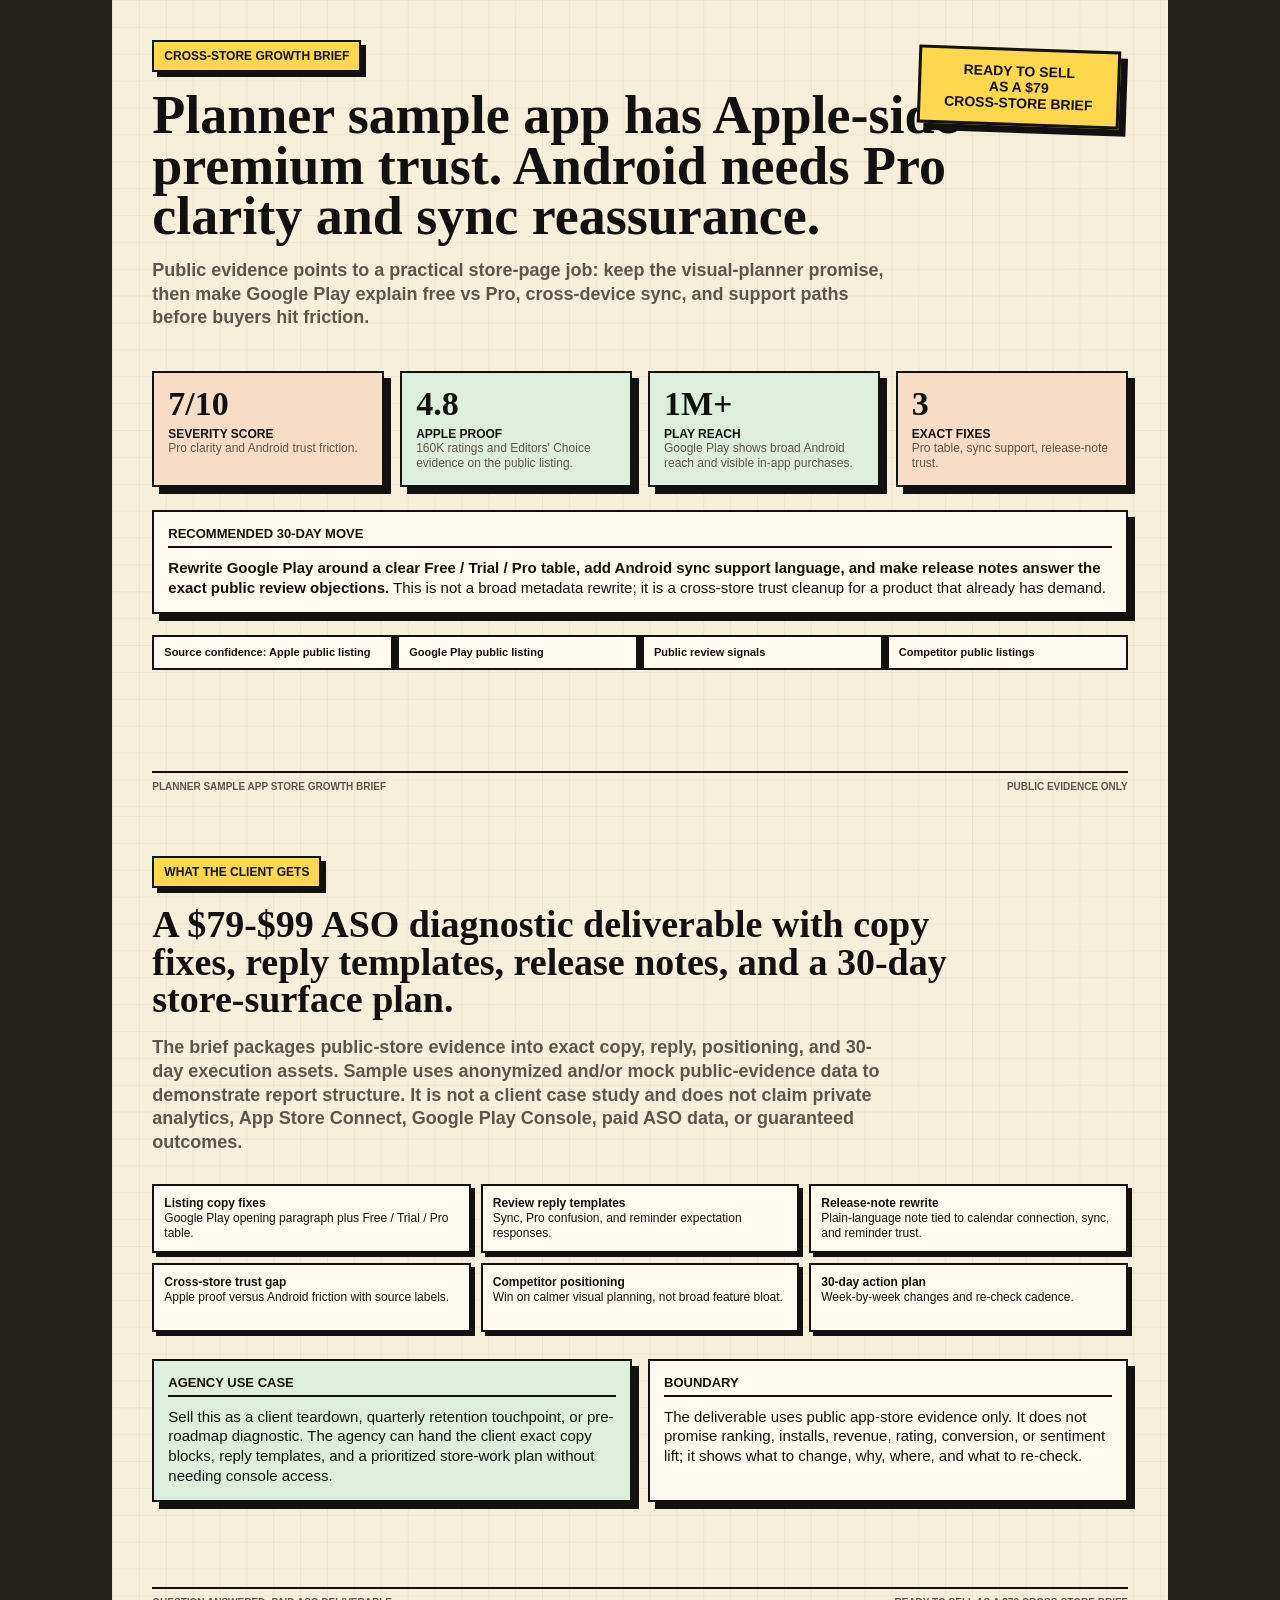
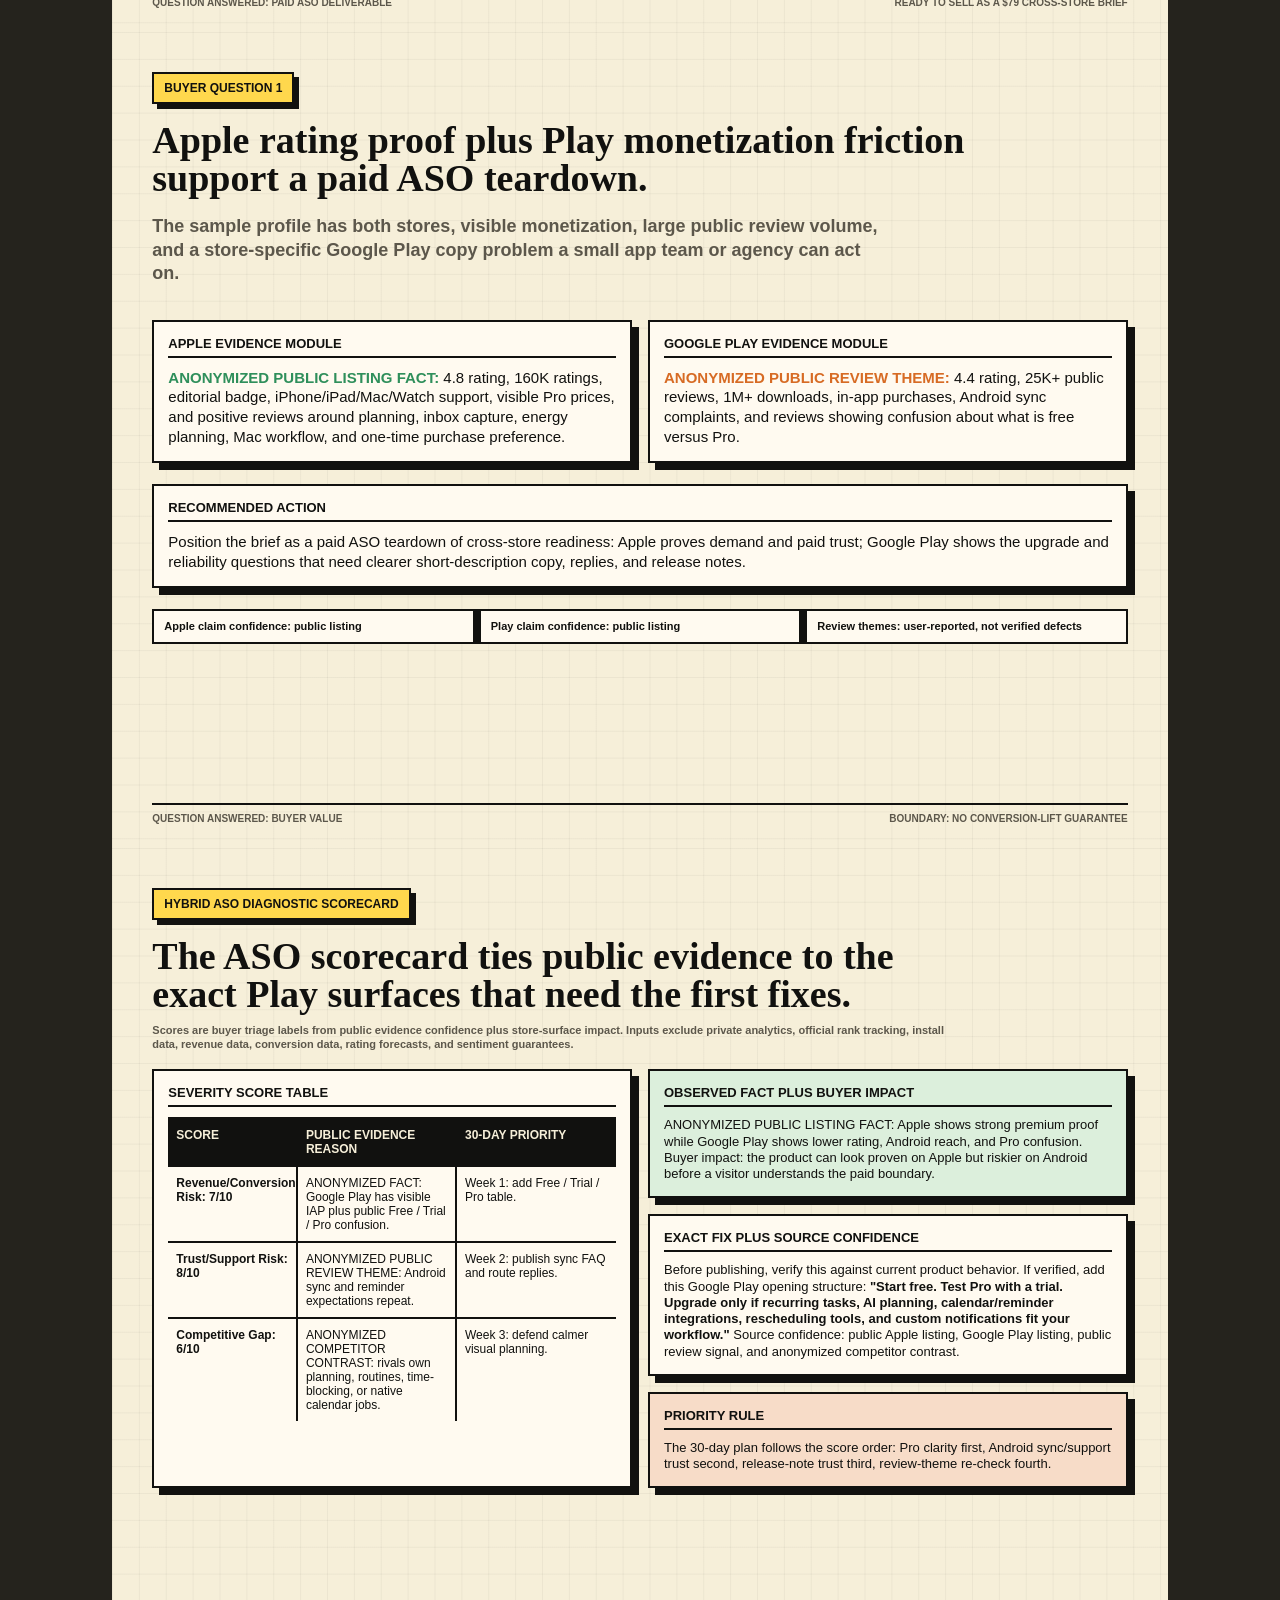
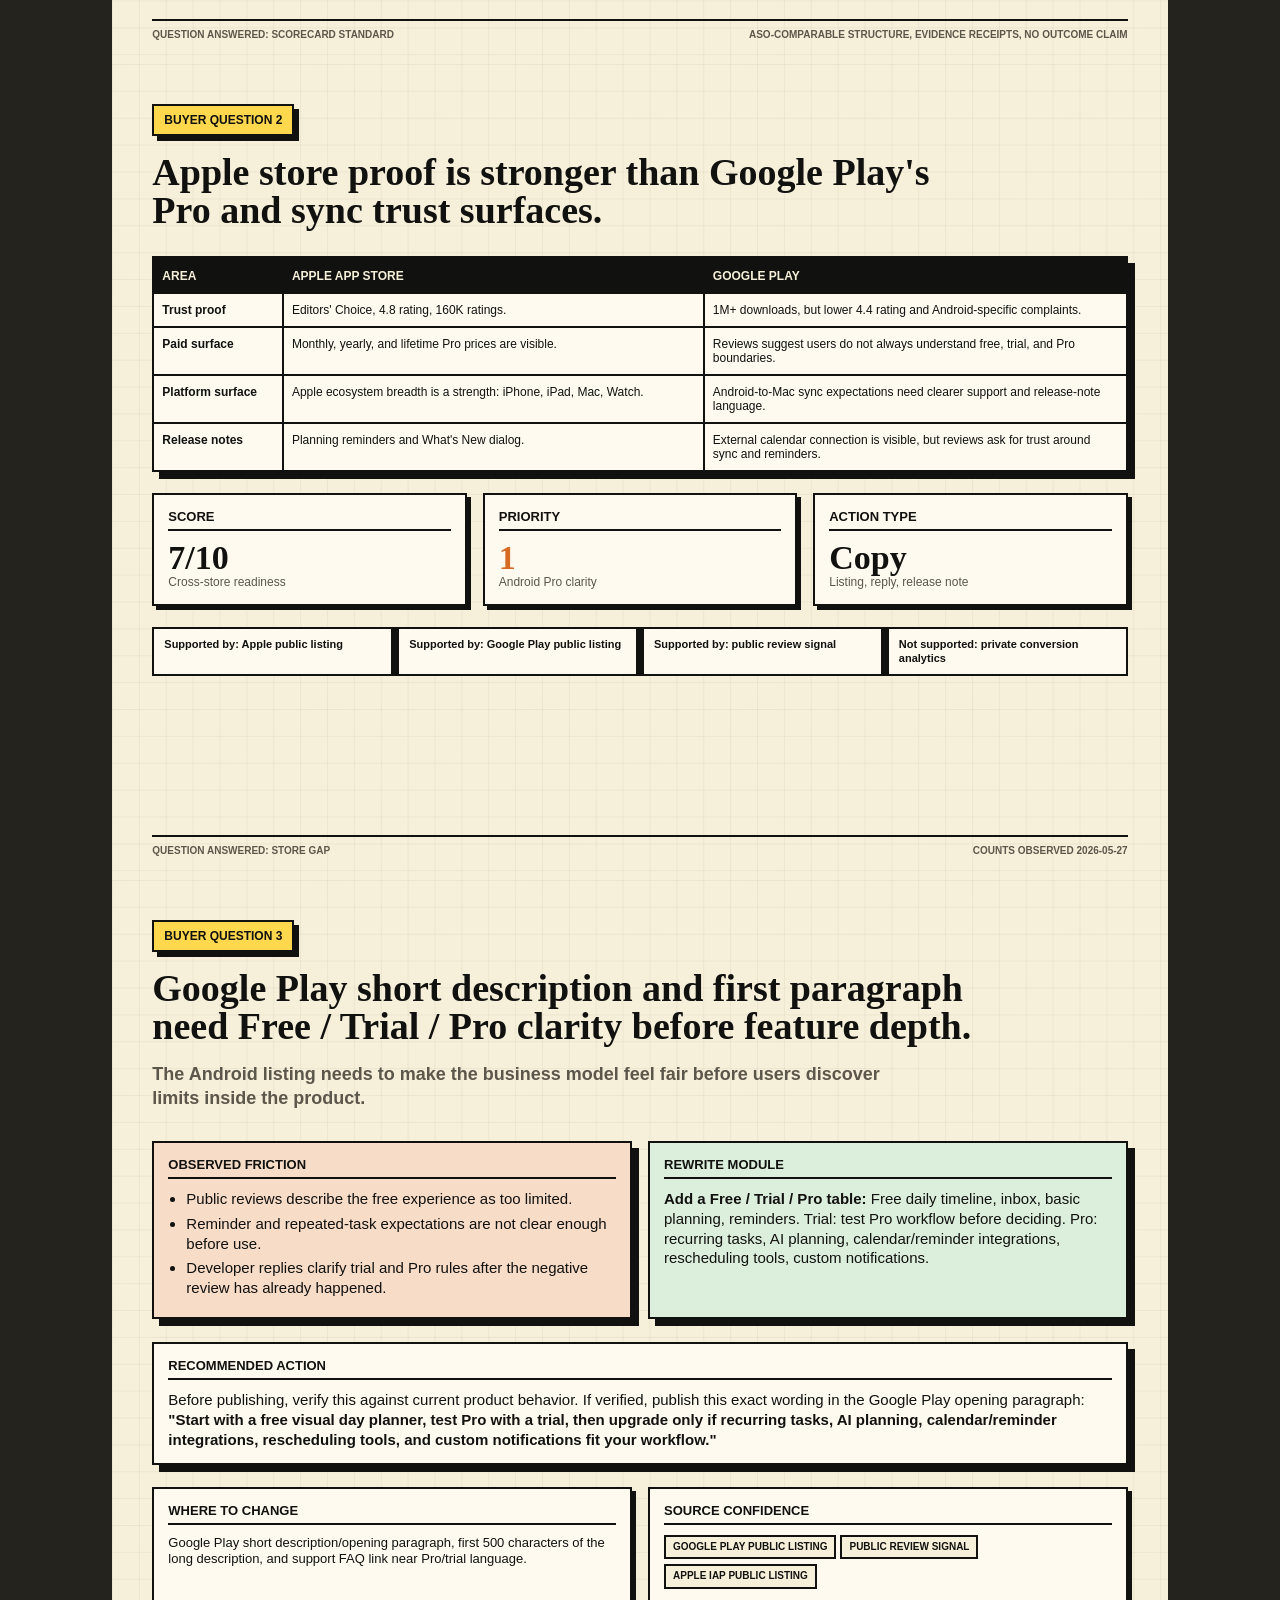
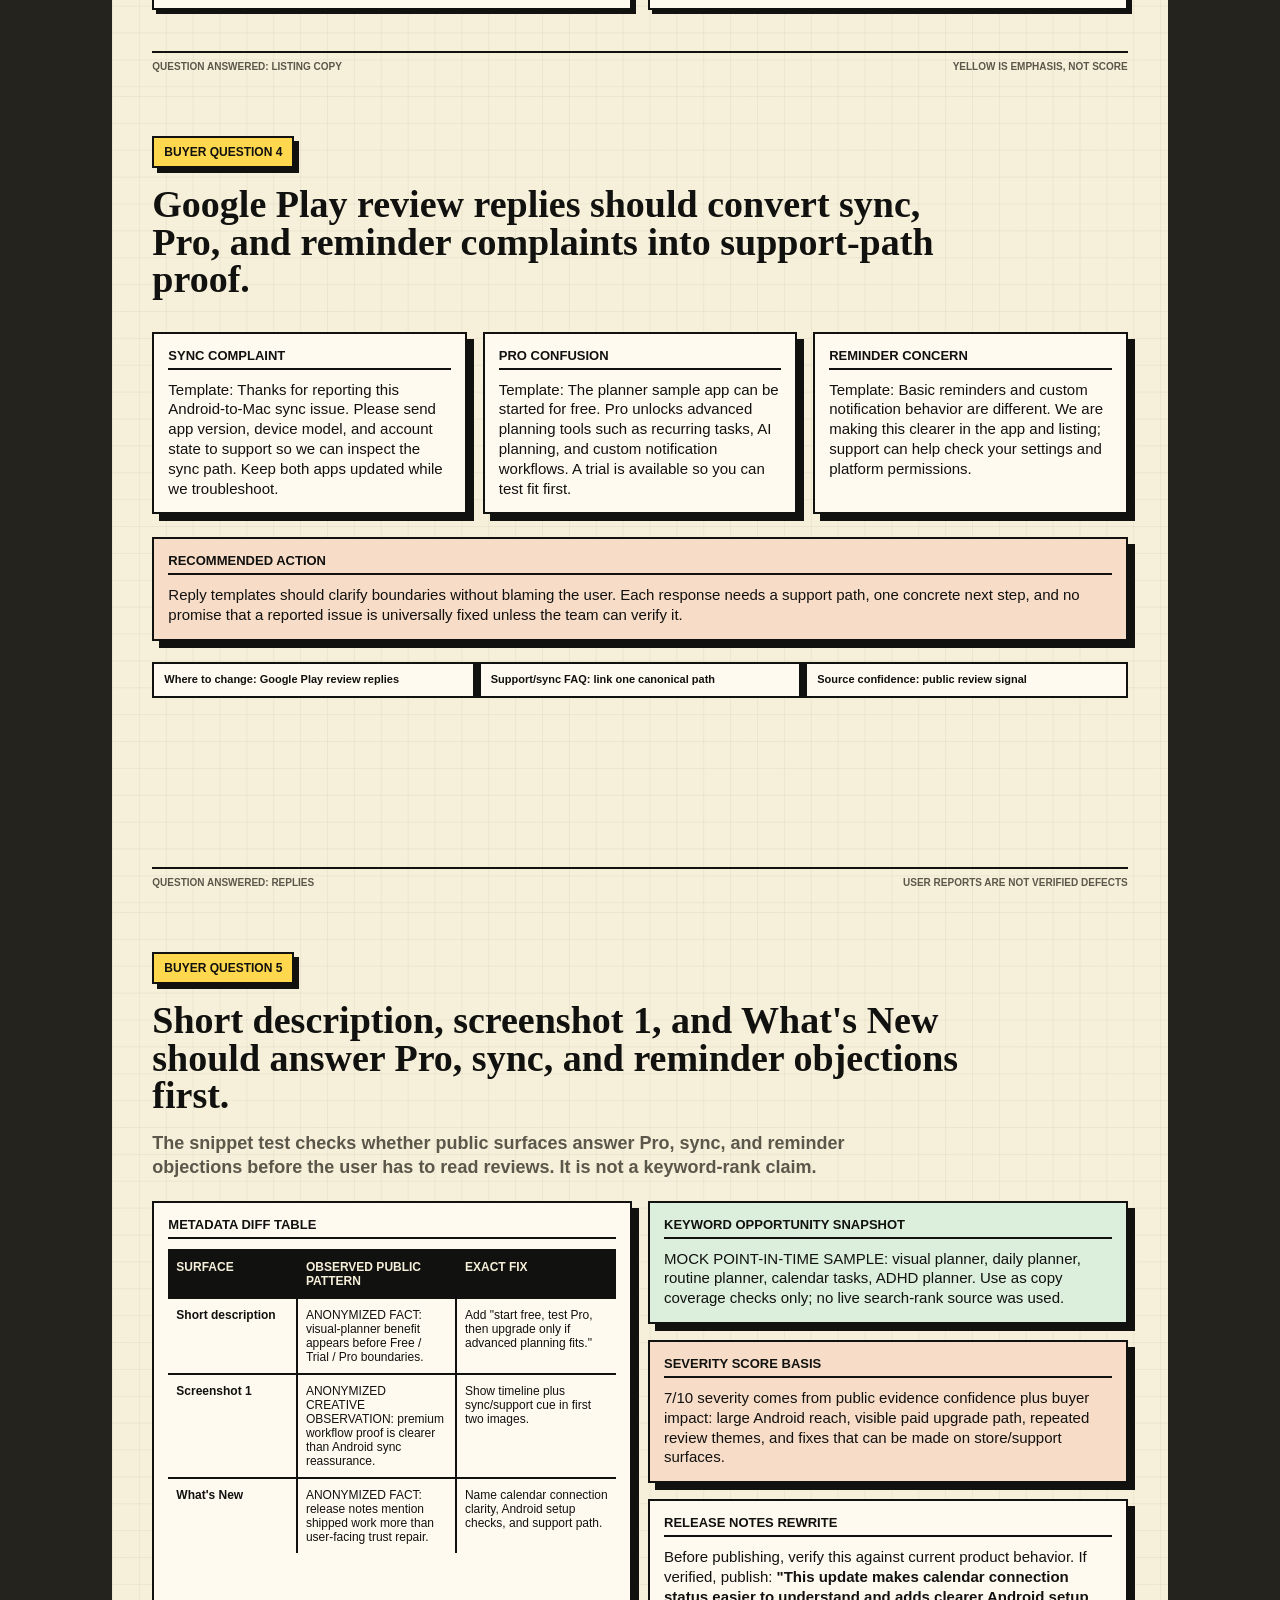
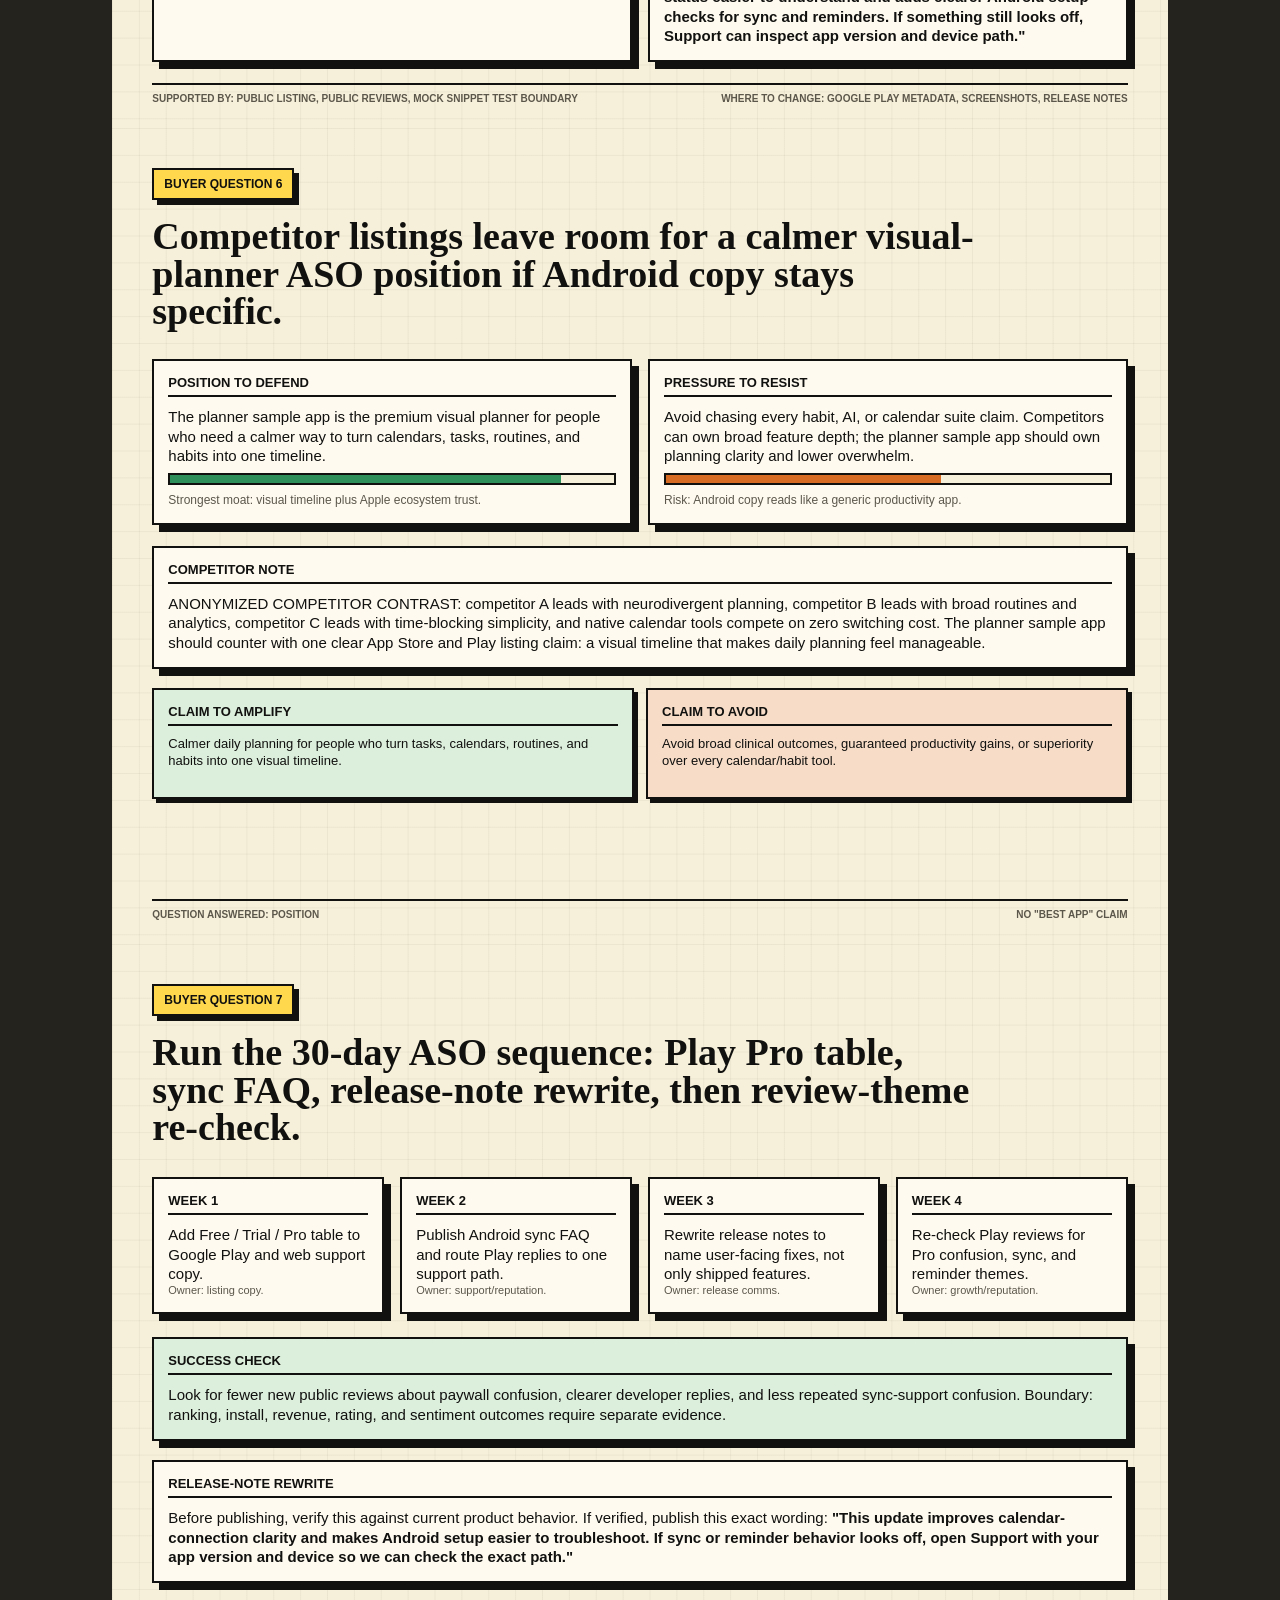
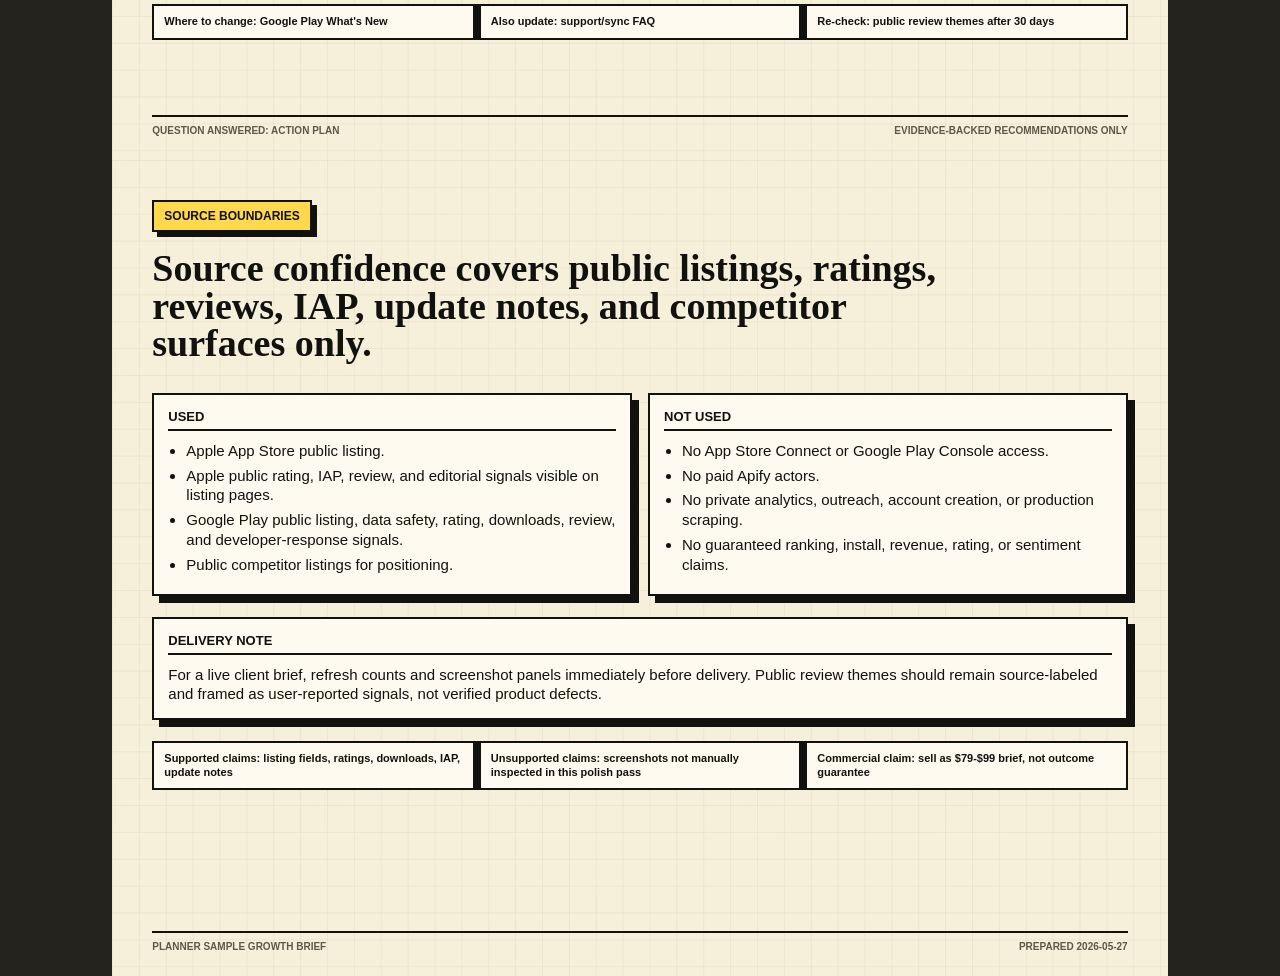
<file: app-store-growth-brief/samples/planner-app-growth-brief-sample.html>
﻿<!doctype html>
<html lang="en">
<head>
  <meta charset="utf-8">
  <meta name="viewport" content="width=device-width, initial-scale=1">
  <title>Planner Sample App Store Growth Brief</title>
  <style>
    :root {
      --paper: #f6efd9;
      --ink: #11110f;
      --muted: #5c574b;
      --line: #11110f;
      --yellow: #ffd84d;
      --green: #2f8f5b;
      --green-bg: #dcefdc;
      --orange: #d76b24;
      --orange-bg: #f7dcc8;
      --white: #fffaf0;
    }
    * { box-sizing: border-box; }
    body {
      margin: 0;
      background: #25231d;
      color: var(--ink);
      font-family: Arial, Helvetica, sans-serif;
      letter-spacing: 0;
    }
    .deck { width: 11in; margin: 0 auto; }
    .page {
      width: 11in;
      height: 8.5in;
      padding: .42in;
      background:
        linear-gradient(rgba(17,17,15,.045) 1px, transparent 1px),
        linear-gradient(90deg, rgba(17,17,15,.045) 1px, transparent 1px),
        var(--paper);
      background-size: .28in .28in;
      page-break-after: always;
      position: relative;
      overflow: hidden;
    }
    h1, h2, h3, p { margin: 0; }
    h1 {
      font-family: Georgia, "Times New Roman", serif;
      font-size: 54px;
      line-height: .93;
      max-width: 8.8in;
      letter-spacing: 0;
    }
    h2 {
      font-family: Georgia, "Times New Roman", serif;
      font-size: 38px;
      line-height: .98;
      max-width: 8.6in;
      letter-spacing: 0;
    }
    h3 {
      font-size: 13px;
      text-transform: uppercase;
      border-bottom: 2px solid var(--ink);
      padding-bottom: 5px;
      margin-bottom: 10px;
      letter-spacing: 0;
    }
    .kicker {
      display: inline-block;
      background: var(--yellow);
      border: 2px solid var(--ink);
      box-shadow: 5px 5px 0 var(--ink);
      padding: 7px 10px;
      font-weight: 800;
      text-transform: uppercase;
      font-size: 12px;
      margin-bottom: 18px;
    }
    .subhead {
      font-size: 18px;
      line-height: 1.32;
      max-width: 7.7in;
      color: var(--muted);
      margin-top: 18px;
      font-weight: 700;
    }
    .grid { display: grid; gap: 16px; }
    .two { grid-template-columns: 1fr 1fr; }
    .three { grid-template-columns: repeat(3, 1fr); }
    .four { grid-template-columns: repeat(4, 1fr); }
    .card {
      background: var(--white);
      border: 2px solid var(--ink);
      box-shadow: 7px 7px 0 var(--ink);
      padding: 14px;
    }
    .soft { box-shadow: 4px 4px 0 var(--ink); }
    .metric {
      font-family: Georgia, "Times New Roman", serif;
      font-size: 34px;
      font-weight: 800;
      line-height: 1;
    }
    .metric-label { font-size: 12px; text-transform: uppercase; font-weight: 800; margin-top: 6px; }
    .note { font-size: 12px; line-height: 1.28; color: var(--muted); }
    .body { font-size: 15px; line-height: 1.32; }
    .small { font-size: 11px; line-height: 1.26; color: var(--muted); }
    .tight { font-size: 13px; line-height: 1.25; }
    .label {
      display: inline-block;
      border: 2px solid var(--ink);
      background: var(--paper);
      padding: 4px 7px;
      font-size: 10px;
      font-weight: 900;
      text-transform: uppercase;
      margin: 0 4px 5px 0;
    }
    .strip {
      display: flex;
      gap: 8px;
      align-items: stretch;
      border: 2px solid var(--ink);
      background: var(--ink);
      margin-top: .22in;
    }
    .strip > div {
      flex: 1;
      background: var(--white);
      padding: 9px 10px;
      font-size: 11px;
      line-height: 1.22;
      font-weight: 800;
    }
    .checklist {
      display: grid;
      grid-template-columns: repeat(3, 1fr);
      gap: 10px;
    }
    .checkitem {
      border: 2px solid var(--ink);
      background: var(--white);
      padding: 10px;
      min-height: .72in;
      box-shadow: 4px 4px 0 var(--ink);
      font-size: 12px;
      line-height: 1.25;
    }
    .matrix {
      display: grid;
      grid-template-columns: 1fr 1fr;
      gap: 12px;
    }
    .matrix .card { min-height: 1.15in; }
    .row {
      display: grid;
      grid-template-columns: 1.35in 1fr 1fr;
      border-top: 2px solid var(--ink);
      font-size: 12px;
    }
    .row > div { padding: 9px 8px; border-right: 2px solid var(--ink); }
    .row > div:last-child { border-right: 0; }
    .headrow { background: var(--ink); color: var(--paper); font-weight: 800; text-transform: uppercase; }
    .pill {
      display: inline-block;
      border: 2px solid var(--ink);
      padding: 5px 8px;
      font-size: 11px;
      font-weight: 800;
      text-transform: uppercase;
      margin-right: 5px;
      background: var(--yellow);
    }
    .green { color: var(--green); }
    .orange { color: var(--orange); }
    .green-bg { background: var(--green-bg); }
    .orange-bg { background: var(--orange-bg); }
    .bar {
      height: 12px;
      border: 2px solid var(--ink);
      background: var(--paper);
      margin: 7px 0 8px;
    }
    .bar > span { display: block; height: 100%; background: var(--green); }
    .bar.orange > span { background: var(--orange); }
    .footer {
      position: absolute;
      left: .42in;
      right: .42in;
      bottom: .25in;
      border-top: 2px solid var(--ink);
      display: flex;
      justify-content: space-between;
      padding-top: 8px;
      font-size: 10px;
      color: var(--muted);
      text-transform: uppercase;
      font-weight: 800;
    }
    .stamp {
      position: absolute;
      right: .5in;
      top: .5in;
      border: 3px solid var(--ink);
      background: var(--yellow);
      transform: rotate(2deg);
      padding: 12px;
      box-shadow: 7px 7px 0 var(--ink);
      font-weight: 900;
      text-align: center;
      width: 1.55in;
    }
    .wide-stamp { width: 2.1in; font-size: 14px; }
    ul { margin: 8px 0 0 18px; padding: 0; }
    li { margin: 5px 0; }
    @page { size: 11in 8.5in; margin: 0; }
    @media print {
      body { background: transparent; }
      .deck { width: 11in; margin: 0; }
      .page { break-after: page; }
    }
  </style>
</head>
<body data-track-service="App Store Growth Brief">
<main class="deck">
  <section class="page">
    <div class="stamp wide-stamp">READY TO SELL<br>AS A $79<br>CROSS-STORE BRIEF</div>
    <div class="kicker">Cross-store growth brief</div>
    <h1>Planner sample app has Apple-side premium trust. Android needs Pro clarity and sync reassurance.</h1>
      <p class="subhead">Public evidence points to a practical store-page job: keep the visual-planner promise, then make Google Play explain free vs Pro, cross-device sync, and support paths before buyers hit friction.</p>
    <div class="grid four" style="margin-top:.42in;">
      <div class="card orange-bg"><div class="metric">7/10</div><div class="metric-label">Severity score</div><p class="note">Pro clarity and Android trust friction.</p></div>
      <div class="card green-bg"><div class="metric">4.8</div><div class="metric-label">Apple proof</div><p class="note">160K ratings and Editors' Choice evidence on the public listing.</p></div>
      <div class="card green-bg"><div class="metric">1M+</div><div class="metric-label">Play reach</div><p class="note">Google Play shows broad Android reach and visible in-app purchases.</p></div>
      <div class="card orange-bg"><div class="metric">3</div><div class="metric-label">Exact fixes</div><p class="note">Pro table, sync support, release-note trust.</p></div>
    </div>
    <div class="card" style="margin-top:.24in;">
      <h3>Recommended 30-day move</h3>
        <p class="body"><strong>Rewrite Google Play around a clear Free / Trial / Pro table, add Android sync support language, and make release notes answer the exact public review objections.</strong> This is not a broad metadata rewrite; it is a cross-store trust cleanup for a product that already has demand.</p>
    </div>
    <div class="strip">
      <div>Source confidence: Apple public listing</div>
      <div>Google Play public listing</div>
      <div>Public review signals</div>
      <div>Competitor public listings</div>
    </div>
    <div class="footer"><span>Planner Sample App Store Growth Brief</span><span>Public evidence only</span></div>
  </section>

  <section class="page">
    <div class="kicker">What the client gets</div>
    <h2>A $79-$99 ASO diagnostic deliverable with copy fixes, reply templates, release notes, and a 30-day store-surface plan.</h2>
      <p class="subhead">The brief packages public-store evidence into exact copy, reply, positioning, and 30-day execution assets. Sample uses anonymized and/or mock public-evidence data to demonstrate report structure. It is not a client case study and does not claim private analytics, App Store Connect, Google Play Console, paid ASO data, or guaranteed outcomes.</p>
    <div class="checklist" style="margin-top:.3in;">
      <div class="checkitem"><strong>Listing copy fixes</strong><br>Google Play opening paragraph plus Free / Trial / Pro table.</div>
      <div class="checkitem"><strong>Review reply templates</strong><br>Sync, Pro confusion, and reminder expectation responses.</div>
      <div class="checkitem"><strong>Release-note rewrite</strong><br>Plain-language note tied to calendar connection, sync, and reminder trust.</div>
      <div class="checkitem"><strong>Cross-store trust gap</strong><br>Apple proof versus Android friction with source labels.</div>
      <div class="checkitem"><strong>Competitor positioning</strong><br>Win on calmer visual planning, not broad feature bloat.</div>
      <div class="checkitem"><strong>30-day action plan</strong><br>Week-by-week changes and re-check cadence.</div>
    </div>
    <div class="grid two" style="margin-top:.28in;">
      <div class="card green-bg">
        <h3>Agency use case</h3>
        <p class="body">Sell this as a client teardown, quarterly retention touchpoint, or pre-roadmap diagnostic. The agency can hand the client exact copy blocks, reply templates, and a prioritized store-work plan without needing console access.</p>
      </div>
      <div class="card">
        <h3>Boundary</h3>
        <p class="body">The deliverable uses public app-store evidence only. It does not promise ranking, installs, revenue, rating, conversion, or sentiment lift; it shows what to change, why, where, and what to re-check.</p>
      </div>
    </div>
    <div class="footer"><span>Question answered: paid ASO deliverable</span><span>Ready to sell as a $79 cross-store brief</span></div>
  </section>

  <section class="page">
    <div class="kicker">Buyer question 1</div>
    <h2>Apple rating proof plus Play monetization friction support a paid ASO teardown.</h2>
    <p class="subhead">The sample profile has both stores, visible monetization, large public review volume, and a store-specific Google Play copy problem a small app team or agency can act on.</p>
    <div class="grid two" style="margin-top:.35in;">
      <div class="card">
        <h3>Apple evidence module</h3>
        <p class="body"><strong class="green">ANONYMIZED PUBLIC LISTING FACT:</strong> 4.8 rating, 160K ratings, editorial badge, iPhone/iPad/Mac/Watch support, visible Pro prices, and positive reviews around planning, inbox capture, energy planning, Mac workflow, and one-time purchase preference.</p>
      </div>
      <div class="card">
        <h3>Google Play evidence module</h3>
        <p class="body"><strong class="orange">ANONYMIZED PUBLIC REVIEW THEME:</strong> 4.4 rating, 25K+ public reviews, 1M+ downloads, in-app purchases, Android sync complaints, and reviews showing confusion about what is free versus Pro.</p>
      </div>
    </div>
    <div class="card" style="margin-top:.22in;">
      <h3>Recommended action</h3>
      <p class="body">Position the brief as a paid ASO teardown of cross-store readiness: Apple proves demand and paid trust; Google Play shows the upgrade and reliability questions that need clearer short-description copy, replies, and release notes.</p>
    </div>
    <div class="strip">
      <div>Apple claim confidence: public listing</div>
      <div>Play claim confidence: public listing</div>
      <div>Review themes: user-reported, not verified defects</div>
    </div>
    <div class="footer"><span>Question answered: buyer value</span><span>Boundary: no conversion-lift guarantee</span></div>
  </section>

  <section class="page">
    <div class="kicker">Hybrid ASO diagnostic scorecard</div>
    <h2>The ASO scorecard ties public evidence to the exact Play surfaces that need the first fixes.</h2>
        <p class="small" style="max-width:8.4in;margin-top:.12in;font-weight:800;">Scores are buyer triage labels from public evidence confidence plus store-surface impact. Inputs exclude private analytics, official rank tracking, install data, revenue data, conversion data, rating forecasts, and sentiment guarantees.</p>
    <div class="grid two" style="margin-top:.18in;">
      <div class="card">
        <h3>Severity score table</h3>
        <div class="row headrow"><div>Score</div><div>Public evidence reason</div><div>30-day priority</div></div>
        <div class="row"><div><strong>Revenue/Conversion Risk: 7/10</strong></div><div>ANONYMIZED FACT: Google Play has visible IAP plus public Free / Trial / Pro confusion.</div><div>Week 1: add Free / Trial / Pro table.</div></div>
        <div class="row"><div><strong>Trust/Support Risk: 8/10</strong></div><div>ANONYMIZED PUBLIC REVIEW THEME: Android sync and reminder expectations repeat.</div><div>Week 2: publish sync FAQ and route replies.</div></div>
        <div class="row"><div><strong>Competitive Gap: 6/10</strong></div><div>ANONYMIZED COMPETITOR CONTRAST: rivals own planning, routines, time-blocking, or native calendar jobs.</div><div>Week 3: defend calmer visual planning.</div></div>
      </div>
      <div class="grid">
        <div class="card green-bg">
          <h3>Observed fact plus buyer impact</h3>
          <p class="tight">ANONYMIZED PUBLIC LISTING FACT: Apple shows strong premium proof while Google Play shows lower rating, Android reach, and Pro confusion. Buyer impact: the product can look proven on Apple but riskier on Android before a visitor understands the paid boundary.</p>
        </div>
        <div class="card">
          <h3>Exact fix plus source confidence</h3>
          <p class="tight">Before publishing, verify this against current product behavior. If verified, add this Google Play opening structure: <strong>"Start free. Test Pro with a trial. Upgrade only if recurring tasks, AI planning, calendar/reminder integrations, rescheduling tools, and custom notifications fit your workflow."</strong> Source confidence: public Apple listing, Google Play listing, public review signal, and anonymized competitor contrast.</p>
        </div>
        <div class="card orange-bg">
          <h3>Priority rule</h3>
          <p class="tight">The 30-day plan follows the score order: Pro clarity first, Android sync/support trust second, release-note trust third, review-theme re-check fourth.</p>
        </div>
      </div>
    </div>
    <div class="footer"><span>Question answered: scorecard standard</span><span>ASO-comparable structure, evidence receipts, no outcome claim</span></div>
  </section>

  <section class="page">
    <div class="kicker">Buyer question 2</div>
    <h2>Apple store proof is stronger than Google Play's Pro and sync trust surfaces.</h2>
    <div class="card" style="margin-top:.28in; padding:0;">
      <div class="row headrow"><div>Area</div><div>Apple App Store</div><div>Google Play</div></div>
      <div class="row"><div><strong>Trust proof</strong></div><div>Editors' Choice, 4.8 rating, 160K ratings.</div><div>1M+ downloads, but lower 4.4 rating and Android-specific complaints.</div></div>
      <div class="row"><div><strong>Paid surface</strong></div><div>Monthly, yearly, and lifetime Pro prices are visible.</div><div>Reviews suggest users do not always understand free, trial, and Pro boundaries.</div></div>
      <div class="row"><div><strong>Platform surface</strong></div><div>Apple ecosystem breadth is a strength: iPhone, iPad, Mac, Watch.</div><div>Android-to-Mac sync expectations need clearer support and release-note language.</div></div>
      <div class="row"><div><strong>Release notes</strong></div><div>Planning reminders and What's New dialog.</div><div>External calendar connection is visible, but reviews ask for trust around sync and reminders.</div></div>
    </div>
    <div class="grid three" style="margin-top:.22in;">
      <div class="card soft"><h3>Score</h3><div class="metric">7/10</div><p class="note">Cross-store readiness</p></div>
      <div class="card soft"><h3>Priority</h3><div class="metric orange">1</div><p class="note">Android Pro clarity</p></div>
      <div class="card soft"><h3>Action type</h3><div class="metric">Copy</div><p class="note">Listing, reply, release note</p></div>
    </div>
    <div class="strip">
      <div>Supported by: Apple public listing</div>
      <div>Supported by: Google Play public listing</div>
      <div>Supported by: public review signal</div>
      <div>Not supported: private conversion analytics</div>
    </div>
    <div class="footer"><span>Question answered: store gap</span><span>Counts observed 2026-05-27</span></div>
  </section>

  <section class="page">
    <div class="kicker">Buyer question 3</div>
    <h2>Google Play short description and first paragraph need Free / Trial / Pro clarity before feature depth.</h2>
    <p class="subhead">The Android listing needs to make the business model feel fair before users discover limits inside the product.</p>
    <div class="grid two" style="margin-top:.32in;">
      <div class="card orange-bg">
        <h3>Observed friction</h3>
        <ul class="body">
          <li>Public reviews describe the free experience as too limited.</li>
          <li>Reminder and repeated-task expectations are not clear enough before use.</li>
          <li>Developer replies clarify trial and Pro rules after the negative review has already happened.</li>
        </ul>
      </div>
      <div class="card green-bg">
        <h3>Rewrite module</h3>
        <p class="body"><strong>Add a Free / Trial / Pro table:</strong> Free daily timeline, inbox, basic planning, reminders. Trial: test Pro workflow before deciding. Pro: recurring tasks, AI planning, calendar/reminder integrations, rescheduling tools, custom notifications.</p>
      </div>
    </div>
    <div class="card" style="margin-top:.24in;">
      <h3>Recommended action</h3>
      <p class="body">Before publishing, verify this against current product behavior. If verified, publish this exact wording in the Google Play opening paragraph: <strong>"Start with a free visual day planner, test Pro with a trial, then upgrade only if recurring tasks, AI planning, calendar/reminder integrations, rescheduling tools, and custom notifications fit your workflow."</strong></p>
    </div>
    <div class="grid two" style="margin-top:.22in;">
      <div class="card soft"><h3>Where to change</h3><p class="tight">Google Play short description/opening paragraph, first 500 characters of the long description, and support FAQ link near Pro/trial language.</p></div>
      <div class="card soft"><h3>Source confidence</h3><p class="tight"><span class="label">Google Play public listing</span><span class="label">Public review signal</span><span class="label">Apple IAP public listing</span></p></div>
    </div>
    <div class="footer"><span>Question answered: listing copy</span><span>Yellow is emphasis, not score</span></div>
  </section>

  <section class="page">
    <div class="kicker">Buyer question 4</div>
    <h2>Google Play review replies should convert sync, Pro, and reminder complaints into support-path proof.</h2>
    <div class="grid three" style="margin-top:.35in;">
      <div class="card">
        <h3>Sync complaint</h3>
        <p class="body">Template: Thanks for reporting this Android-to-Mac sync issue. Please send app version, device model, and account state to support so we can inspect the sync path. Keep both apps updated while we troubleshoot.</p>
      </div>
      <div class="card">
        <h3>Pro confusion</h3>
        <p class="body">Template: The planner sample app can be started for free. Pro unlocks advanced planning tools such as recurring tasks, AI planning, and custom notification workflows. A trial is available so you can test fit first.</p>
      </div>
      <div class="card">
        <h3>Reminder concern</h3>
        <p class="body">Template: Basic reminders and custom notification behavior are different. We are making this clearer in the app and listing; support can help check your settings and platform permissions.</p>
      </div>
    </div>
    <div class="card orange-bg" style="margin-top:.24in;">
      <h3>Recommended action</h3>
      <p class="body">Reply templates should clarify boundaries without blaming the user. Each response needs a support path, one concrete next step, and no promise that a reported issue is universally fixed unless the team can verify it.</p>
    </div>
    <div class="strip">
      <div>Where to change: Google Play review replies</div>
      <div>Support/sync FAQ: link one canonical path</div>
      <div>Source confidence: public review signal</div>
    </div>
    <div class="footer"><span>Question answered: replies</span><span>User reports are not verified defects</span></div>
  </section>

  <section class="page">
    <div class="kicker">Buyer question 5</div>
    <h2>Short description, screenshot 1, and What's New should answer Pro, sync, and reminder objections first.</h2>
    <p class="subhead">The snippet test checks whether public surfaces answer Pro, sync, and reminder objections before the user has to read reviews. It is not a keyword-rank claim.</p>
    <div class="grid two" style="margin-top:.22in;">
      <div class="card">
        <h3>Metadata diff table</h3>
        <div class="row headrow"><div>Surface</div><div>Observed public pattern</div><div>Exact fix</div></div>
        <div class="row"><div><strong>Short description</strong></div><div>ANONYMIZED FACT: visual-planner benefit appears before Free / Trial / Pro boundaries.</div><div>Add "start free, test Pro, then upgrade only if advanced planning fits."</div></div>
        <div class="row"><div><strong>Screenshot 1</strong></div><div>ANONYMIZED CREATIVE OBSERVATION: premium workflow proof is clearer than Android sync reassurance.</div><div>Show timeline plus sync/support cue in first two images.</div></div>
        <div class="row"><div><strong>What's New</strong></div><div>ANONYMIZED FACT: release notes mention shipped work more than user-facing trust repair.</div><div>Name calendar connection clarity, Android setup checks, and support path.</div></div>
      </div>
      <div class="grid">
        <div class="card green-bg">
          <h3>Keyword opportunity snapshot</h3>
          <p class="body">MOCK POINT-IN-TIME SAMPLE: visual planner, daily planner, routine planner, calendar tasks, ADHD planner. Use as copy coverage checks only; no live search-rank source was used.</p>
        </div>
        <div class="card orange-bg">
          <h3>Severity score basis</h3>
          <p class="body">7/10 severity comes from public evidence confidence plus buyer impact: large Android reach, visible paid upgrade path, repeated review themes, and fixes that can be made on store/support surfaces.</p>
        </div>
        <div class="card">
          <h3>Release notes rewrite</h3>
          <p class="body">Before publishing, verify this against current product behavior. If verified, publish: <strong>"This update makes calendar connection status easier to understand and adds clearer Android setup checks for sync and reminders. If something still looks off, Support can inspect app version and device path."</strong></p>
        </div>
      </div>
    </div>
    <div class="footer"><span>Supported by: public listing, public reviews, mock snippet test boundary</span><span>Where to change: Google Play metadata, screenshots, release notes</span></div>
  </section>

  <section class="page">
    <div class="kicker">Buyer question 6</div>
    <h2>Competitor listings leave room for a calmer visual-planner ASO position if Android copy stays specific.</h2>
    <div class="grid two" style="margin-top:.3in;">
      <div class="card">
        <h3>Position to defend</h3>
        <p class="body">The planner sample app is the premium visual planner for people who need a calmer way to turn calendars, tasks, routines, and habits into one timeline.</p>
        <div class="bar"><span style="width:88%"></span></div>
        <p class="note">Strongest moat: visual timeline plus Apple ecosystem trust.</p>
      </div>
      <div class="card">
        <h3>Pressure to resist</h3>
        <p class="body">Avoid chasing every habit, AI, or calendar suite claim. Competitors can own broad feature depth; the planner sample app should own planning clarity and lower overwhelm.</p>
        <div class="bar orange"><span style="width:62%"></span></div>
        <p class="note">Risk: Android copy reads like a generic productivity app.</p>
      </div>
    </div>
    <div class="card" style="margin-top:.22in;">
      <h3>Competitor note</h3>
      <p class="body">ANONYMIZED COMPETITOR CONTRAST: competitor A leads with neurodivergent planning, competitor B leads with broad routines and analytics, competitor C leads with time-blocking simplicity, and native calendar tools compete on zero switching cost. The planner sample app should counter with one clear App Store and Play listing claim: a visual timeline that makes daily planning feel manageable.</p>
    </div>
    <div class="matrix" style="margin-top:.2in;">
      <div class="card soft green-bg"><h3>Claim to amplify</h3><p class="tight">Calmer daily planning for people who turn tasks, calendars, routines, and habits into one visual timeline.</p></div>
      <div class="card soft orange-bg"><h3>Claim to avoid</h3><p class="tight">Avoid broad clinical outcomes, guaranteed productivity gains, or superiority over every calendar/habit tool.</p></div>
    </div>
    <div class="footer"><span>Question answered: position</span><span>No "best app" claim</span></div>
  </section>

  <section class="page">
    <div class="kicker">Buyer question 7</div>
    <h2>Run the 30-day ASO sequence: Play Pro table, sync FAQ, release-note rewrite, then review-theme re-check.</h2>
    <div class="grid four" style="margin-top:.32in;">
      <div class="card"><h3>Week 1</h3><p class="body">Add Free / Trial / Pro table to Google Play and web support copy.</p><p class="small">Owner: listing copy.</p></div>
      <div class="card"><h3>Week 2</h3><p class="body">Publish Android sync FAQ and route Play replies to one support path.</p><p class="small">Owner: support/reputation.</p></div>
      <div class="card"><h3>Week 3</h3><p class="body">Rewrite release notes to name user-facing fixes, not only shipped features.</p><p class="small">Owner: release comms.</p></div>
      <div class="card"><h3>Week 4</h3><p class="body">Re-check Play reviews for Pro confusion, sync, and reminder themes.</p><p class="small">Owner: growth/reputation.</p></div>
    </div>
    <div class="card green-bg" style="margin-top:.24in;">
      <h3>Success check</h3>
      <p class="body">Look for fewer new public reviews about paywall confusion, clearer developer replies, and less repeated sync-support confusion. Boundary: ranking, install, revenue, rating, and sentiment outcomes require separate evidence.</p>
    </div>
    <div class="card" style="margin-top:.2in;">
      <h3>Release-note rewrite</h3>
      <p class="body">Before publishing, verify this against current product behavior. If verified, publish this exact wording: <strong>"This update improves calendar-connection clarity and makes Android setup easier to troubleshoot. If sync or reminder behavior looks off, open Support with your app version and device so we can check the exact path."</strong></p>
    </div>
    <div class="strip">
      <div>Where to change: Google Play What's New</div>
      <div>Also update: support/sync FAQ</div>
      <div>Re-check: public review themes after 30 days</div>
    </div>
    <div class="footer"><span>Question answered: action plan</span><span>Evidence-backed recommendations only</span></div>
  </section>

  <section class="page">
    <div class="kicker">Source boundaries</div>
    <h2>Source confidence covers public listings, ratings, reviews, IAP, update notes, and competitor surfaces only.</h2>
    <div class="grid two" style="margin-top:.32in;">
      <div class="card">
        <h3>Used</h3>
        <ul class="body">
          <li>Apple App Store public listing.</li>
          <li>Apple public rating, IAP, review, and editorial signals visible on listing pages.</li>
          <li>Google Play public listing, data safety, rating, downloads, review, and developer-response signals.</li>
          <li>Public competitor listings for positioning.</li>
        </ul>
      </div>
      <div class="card">
        <h3>Not used</h3>
        <ul class="body">
          <li>No App Store Connect or Google Play Console access.</li>
          <li>No paid Apify actors.</li>
          <li>No private analytics, outreach, account creation, or production scraping.</li>
        <li>No guaranteed ranking, install, revenue, rating, or sentiment claims.</li>
        </ul>
      </div>
    </div>
    <div class="card" style="margin-top:.22in;">
      <h3>Delivery note</h3>
      <p class="body">For a live client brief, refresh counts and screenshot panels immediately before delivery. Public review themes should remain source-labeled and framed as user-reported signals, not verified product defects.</p>
    </div>
    <div class="strip">
      <div>Supported claims: listing fields, ratings, downloads, IAP, update notes</div>
      <div>Unsupported claims: screenshots not manually inspected in this polish pass</div>
      <div>Commercial claim: sell as $79-$99 brief, not outcome guarantee</div>
    </div>
    <div class="footer"><span>Planner Sample Growth Brief</span><span>Prepared 2026-05-27</span></div>
  </section>
</main>
<script defer src="/assets/rlaudits-tracking.js"></script>
</body>
</html>
</file>
<file: assets/report-design-system.css>
/*
  RL Audits shared final-report design system
  HTML-first, PDF-ready components for public samples and client-ready reports.
  Status: Needs Squatch review before customer use.
*/

:root {
  --rl-navy: #0e1f3a;
  --rl-navy-deep: #091428;
  --rl-gold: #b68a3e;
  --rl-gold-soft: #d4b074;
  --rl-paper: #fbfaf6;
  --rl-cream: #f7f4ed;
  --rl-rule: #dcd6c6;
  --rl-ink: #0e1f3a;
  --rl-muted: #5f6a7d;
  --rl-faint: #eef0f2;
  --rl-green: #2f6f4e;
  --rl-blue: #315c8a;
  --rl-red: #9b3a34;
  --rl-orange: #9a6425;
  --rl-serif: Georgia, 'Times New Roman', serif;
  --rl-sans: Inter, ui-sans-serif, system-ui, -apple-system, BlinkMacSystemFont, 'Segoe UI', Arial, sans-serif;
  --rl-mono: 'SFMono-Regular', Consolas, 'Liberation Mono', monospace;
}

* { box-sizing: border-box; }

html {
  background: #e8e4da;
  color: var(--rl-ink);
  font-family: var(--rl-sans);
  font-size: 16px;
}

body.report-body {
  margin: 0;
  background: #e8e4da;
  color: var(--rl-ink);
  line-height: 1.55;
}

.report-shell {
  width: min(100%, 960px);
  margin: 0 auto;
  padding: 32px 16px;
}

.report-page {
  background: var(--rl-paper);
  border: 1px solid var(--rl-rule);
  box-shadow: 0 24px 70px rgba(14, 31, 58, 0.16);
  margin: 0 auto 28px;
  min-height: 11in;
  overflow: hidden;
  padding: 0.65in;
  position: relative;
  width: 8.5in;
}

.report-page--cover {
  background:
    linear-gradient(145deg, rgba(14,31,58,0.96), rgba(9,20,40,0.98)),
    linear-gradient(90deg, rgba(182,138,62,0.18) 1px, transparent 1px),
    linear-gradient(rgba(182,138,62,0.18) 1px, transparent 1px);
  background-size: auto, 40px 40px, 40px 40px;
  color: var(--rl-paper);
  display: flex;
  flex-direction: column;
  justify-content: space-between;
}

.report-kicker,
.eyebrow {
  color: var(--rl-gold-soft);
  font-family: var(--rl-mono);
  font-size: 0.72rem;
  font-weight: 700;
  letter-spacing: 0.18em;
  text-transform: uppercase;
}

.report-title,
h1,
h2,
h3 {
  color: var(--rl-navy);
  font-family: var(--rl-serif);
  font-weight: 500;
  line-height: 1.08;
  margin: 0;
}

.report-page--cover .report-title,
.report-page--cover h1,
.report-page--cover h2 {
  color: var(--rl-gold-soft);
}

.report-title {
  font-size: 3rem;
  letter-spacing: -0.035em;
  max-width: 11ch;
}

.report-subtitle {
  color: rgba(251,250,246,0.78);
  font-size: 1.05rem;
  margin-top: 18px;
  max-width: 38rem;
}

.report-meta-grid {
  border-top: 1px solid rgba(212,176,116,0.45);
  display: grid;
  gap: 14px;
  grid-template-columns: repeat(2, minmax(0, 1fr));
  padding-top: 20px;
}

.meta-label {
  color: rgba(251,250,246,0.55);
  display: block;
  font-family: var(--rl-mono);
  font-size: 0.68rem;
  letter-spacing: 0.12em;
  text-transform: uppercase;
}

.meta-value {
  color: var(--rl-paper);
  display: block;
  font-weight: 700;
  margin-top: 4px;
}

.review-banner {
  align-items: center;
  background: rgba(182,138,62,0.14);
  border: 1px solid rgba(182,138,62,0.32);
  color: var(--rl-navy);
  display: flex;
  font-size: 0.86rem;
  gap: 10px;
  margin: 0 0 24px;
  padding: 12px 14px;
}

.report-page--cover .review-banner {
  background: rgba(251,250,246,0.08);
  color: var(--rl-paper);
}

.section-header {
  align-items: end;
  border-bottom: 1px solid var(--rl-rule);
  display: flex;
  gap: 20px;
  justify-content: space-between;
  margin-bottom: 22px;
  padding-bottom: 14px;
}

.section-number {
  color: var(--rl-gold);
  font-family: var(--rl-mono);
  font-size: 0.78rem;
  letter-spacing: 0.16em;
  text-transform: uppercase;
}

.toc-list {
  counter-reset: toc;
  list-style: none;
  margin: 0;
  padding: 0;
}

.toc-list li {
  align-items: baseline;
  border-bottom: 1px solid var(--rl-rule);
  counter-increment: toc;
  display: grid;
  gap: 12px;
  grid-template-columns: 38px 1fr auto;
  padding: 13px 0;
}

.toc-list li::before {
  color: var(--rl-gold);
  content: counter(toc, decimal-leading-zero);
  font-family: var(--rl-mono);
  font-size: 0.75rem;
}

.toc-page {
  color: var(--rl-muted);
  font-family: var(--rl-mono);
  font-size: 0.78rem;
}

.scorecard-grid {
  display: grid;
  gap: 14px;
  grid-template-columns: repeat(3, minmax(0, 1fr));
}

.scorecard {
  background: #fff;
  border: 1px solid var(--rl-rule);
  border-top: 4px solid var(--rl-gold);
  padding: 16px;
}

.scorecard__label {
  color: var(--rl-muted);
  font-family: var(--rl-mono);
  font-size: 0.68rem;
  letter-spacing: 0.12em;
  text-transform: uppercase;
}

.scorecard__score {
  color: var(--rl-navy);
  font-family: var(--rl-serif);
  font-size: 2.1rem;
  line-height: 1;
  margin: 10px 0 6px;
}

.scorecard__note {
  color: var(--rl-muted);
  font-size: 0.86rem;
  margin: 0;
}

.finding-card {
  background: #fff;
  border: 1px solid var(--rl-rule);
  margin: 0 0 18px;
  padding: 18px;
  page-break-inside: avoid;
}

.finding-card__topline {
  align-items: start;
  display: flex;
  gap: 12px;
  justify-content: space-between;
  margin-bottom: 10px;
}

.finding-card h3 {
  font-size: 1.28rem;
}

.priority-badge {
  border: 1px solid currentColor;
  display: inline-flex;
  flex: 0 0 auto;
  font-family: var(--rl-mono);
  font-size: 0.67rem;
  font-weight: 800;
  letter-spacing: 0.1em;
  padding: 5px 8px;
  text-transform: uppercase;
}

.priority-badge--first { color: var(--rl-red); }
.priority-badge--next { color: var(--rl-orange); }
.priority-badge--monitor { color: var(--rl-blue); }
.priority-badge--optional { color: var(--rl-muted); }

.finding-meta {
  display: grid;
  gap: 10px;
  grid-template-columns: repeat(3, minmax(0, 1fr));
  margin: 14px 0;
}

.finding-meta div {
  background: var(--rl-cream);
  border: 1px solid var(--rl-rule);
  padding: 10px;
}

.finding-meta strong {
  display: block;
  font-family: var(--rl-mono);
  font-size: 0.66rem;
  letter-spacing: 0.1em;
  text-transform: uppercase;
}

.evidence-callout {
  background: var(--rl-cream);
  border-left: 4px solid var(--rl-gold);
  margin: 16px 0;
  padding: 14px 16px;
}

.evidence-callout strong {
  color: var(--rl-navy);
}

.screenshot-frame {
  background: #fff;
  border: 1px solid var(--rl-rule);
  margin: 16px 0;
  padding: 10px;
  page-break-inside: avoid;
}

.screenshot-frame__placeholder {
  align-items: center;
  background:
    linear-gradient(135deg, rgba(14,31,58,0.07) 25%, transparent 25%) 0 0 / 20px 20px,
    var(--rl-faint);
  border: 1px dashed #b9bdc7;
  color: var(--rl-muted);
  display: flex;
  font-family: var(--rl-mono);
  font-size: 0.78rem;
  justify-content: center;
  min-height: 190px;
  text-align: center;
}

.screenshot-frame figcaption {
  color: var(--rl-muted);
  font-size: 0.82rem;
  margin-top: 8px;
}

.action-plan-table,
.report-table {
  border-collapse: collapse;
  font-size: 0.86rem;
  margin: 14px 0 20px;
  width: 100%;
}

.action-plan-table th,
.action-plan-table td,
.report-table th,
.report-table td {
  border: 1px solid var(--rl-rule);
  padding: 10px;
  text-align: left;
  vertical-align: top;
}

.action-plan-table th,
.report-table th {
  background: var(--rl-navy);
  color: var(--rl-paper);
  font-family: var(--rl-mono);
  font-size: 0.66rem;
  letter-spacing: 0.1em;
  text-transform: uppercase;
}

.scope-footer {
  border-top: 2px solid var(--rl-rule);
  color: var(--rl-muted);
  font-size: 0.78rem;
  margin-top: 28px;
  padding-top: 14px;
}

.scope-footer strong {
  color: var(--rl-navy);
}

.page-break-before { break-before: page; page-break-before: always; }
.no-break { break-inside: avoid; page-break-inside: avoid; }

@page {
  margin: 0.45in;
  size: Letter;
}

@media print {
  html,
  body.report-body {
    background: #fff;
  }

  .report-shell {
    padding: 0;
    width: auto;
  }

  .report-page {
    border: 0;
    box-shadow: none;
    margin: 0;
    min-height: auto;
    padding: 0;
    width: auto;
  }

  .report-page + .report-page {
    break-before: page;
    page-break-before: always;
  }

  a { color: inherit; text-decoration: none; }
}

@media (max-width: 860px) {
  .report-page {
    min-height: auto;
    padding: 32px 22px;
    width: 100%;
  }

  .scorecard-grid,
  .finding-meta,
  .report-meta-grid {
    grid-template-columns: 1fr;
  }

  .report-title {
    font-size: 2.3rem;
  }
}
</file>
